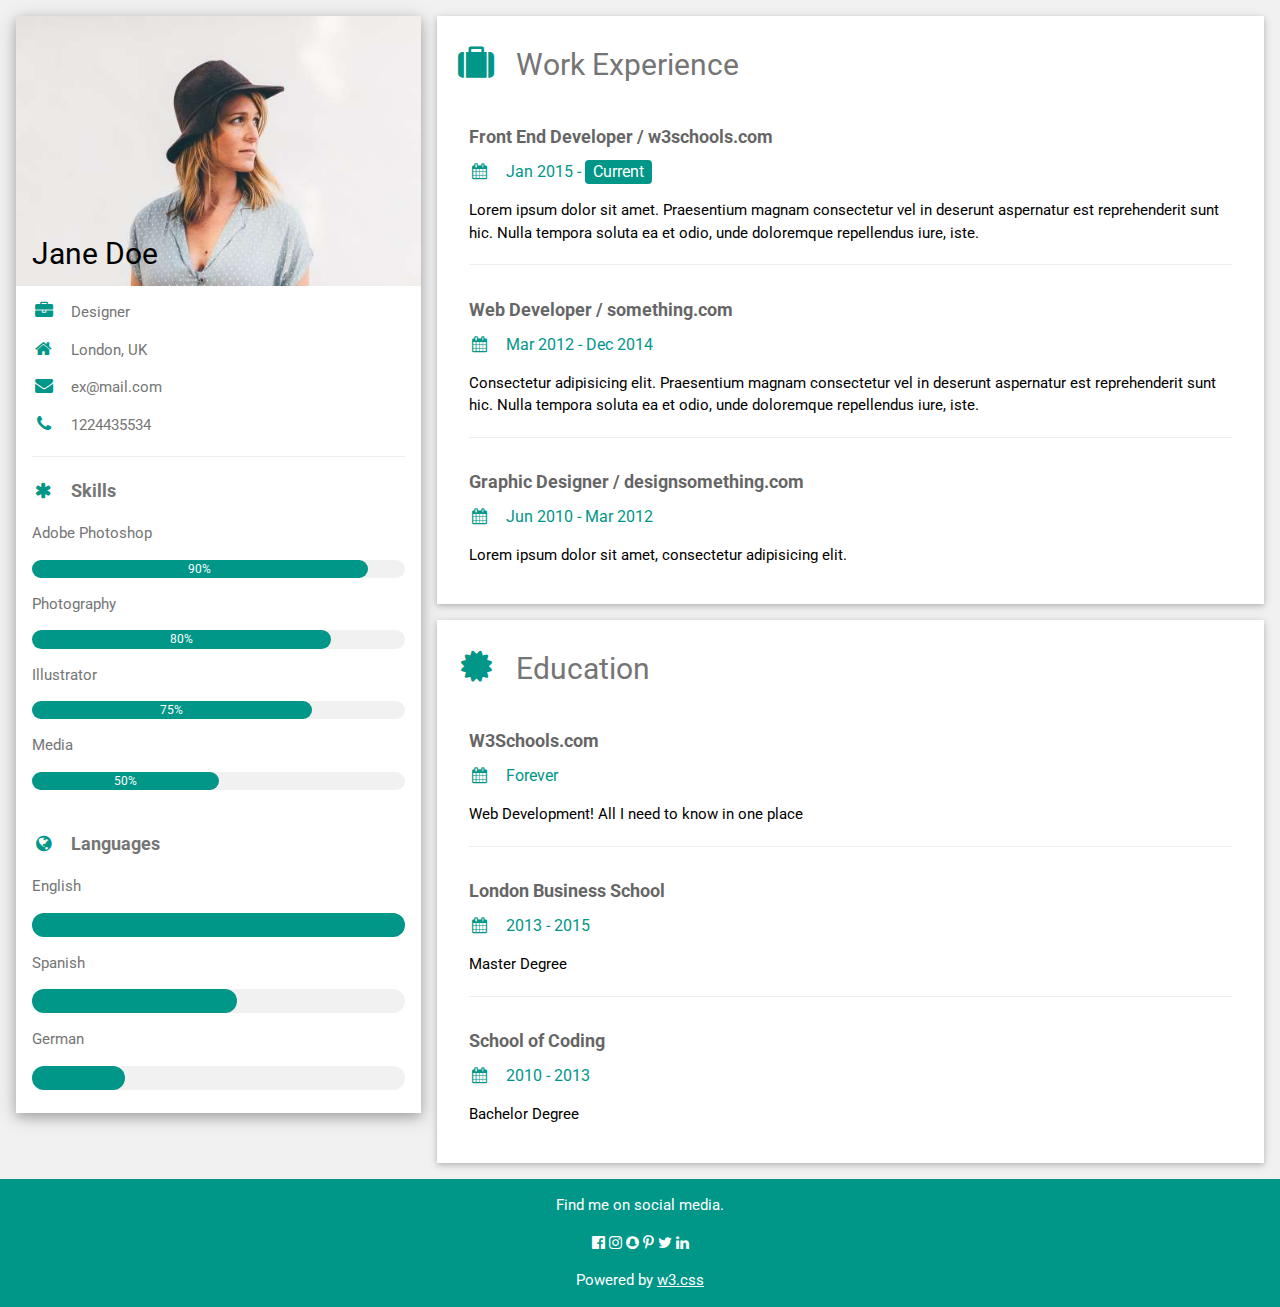
<file: haquang/index.html>
<!DOCTYPE html>
<html>
<title>W3.CSS Template</title>
<meta charset="UTF-8">
<meta name="viewport" content="width=device-width, initial-scale=1">
<link rel="stylesheet" href="index.css">
<link rel='stylesheet' href='https://fonts.googleapis.com/css?family=Roboto'>
<link rel="stylesheet" href="https://cdnjs.cloudflare.com/ajax/libs/font-awesome/4.7.0/css/font-awesome.min.css">
<style>
html,body,h1,h2,h3,h4,h5,h6 {font-family: "Roboto", sans-serif}
</style>
<body class="light-grey">

<!-- Page Container -->
<div class="content margin-top" style="max-width:1400px;">

  <!-- The Grid -->
  <div class="row-padding">
  
    <!-- Left Column -->
    <div class="third">
    
      <div class="white text-grey card-4">
        <div class="display-container">
          <img src="avatar_hat.jpg" style="width:100%" alt="Avatar">
          <div class="display-bottomleft container text-black">
            <h2>Jane Doe</h2>
          </div>
        </div>
        <div class="container">
          <p><i class="fa fa-briefcase fa-fw margin-right large text-teal"></i>Designer</p>
          <p><i class="fa fa-home fa-fw margin-right large text-teal"></i>London, UK</p>
          <p><i class="fa fa-envelope fa-fw margin-right large text-teal"></i>ex@mail.com</p>
          <p><i class="fa fa-phone fa-fw margin-right large text-teal"></i>1224435534</p>
          <hr>

          <p class="large"><b><i class="fa fa-asterisk fa-fw margin-right text-teal"></i>Skills</b></p>
          <p>Adobe Photoshop</p>
          <div class="light-grey round-xlarge small">
            <div class="container center round-xlarge teal" style="width:90%">90%</div>
          </div>
          <p>Photography</p>
          <div class="light-grey round-xlarge small">
            <div class="container center round-xlarge teal" style="width:80%">
              <div class="center text-white">80%</div>
            </div>
          </div>
          <p>Illustrator</p>
          <div class="light-grey round-xlarge small">
            <div class="container center round-xlarge teal" style="width:75%">75%</div>
          </div>
          <p>Media</p>
          <div class="light-grey round-xlarge small">
            <div class="container center round-xlarge teal" style="width:50%">50%</div>
          </div>
          <br>

          <p class="large text-theme"><b><i class="fa fa-globe fa-fw margin-right text-teal"></i>Languages</b></p>
          <p>English</p>
          <div class="light-grey round-xlarge">
            <div class="round-xlarge teal" style="height:24px;width:100%"></div>
          </div>
          <p>Spanish</p>
          <div class="light-grey round-xlarge">
            <div class="round-xlarge teal" style="height:24px;width:55%"></div>
          </div>
          <p>German</p>
          <div class="light-grey round-xlarge">
            <div class="round-xlarge teal" style="height:24px;width:25%"></div>
          </div>
          <br>
        </div>
      </div><br>

    <!-- End Left Column -->
    </div>

    <!-- Right Column -->
    <div class="twothird">
    
      <div class="container card white margin-bottom">
        <h2 class="text-grey padding-16"><i class="fa fa-suitcase fa-fw margin-right xxlarge text-teal"></i>Work Experience</h2>
        <div class="container">
          <h5 class="opacity"><b>Front End Developer / w3schools.com</b></h5>
          <h6 class="text-teal"><i class="fa fa-calendar fa-fw margin-right"></i>Jan 2015 - <span class="tag teal round">Current</span></h6>
          <p>Lorem ipsum dolor sit amet. Praesentium magnam consectetur vel in deserunt aspernatur est reprehenderit sunt hic. Nulla tempora soluta ea et odio, unde doloremque repellendus iure, iste.</p>
          <hr>
        </div>
        <div class="container">
          <h5 class="opacity"><b>Web Developer / something.com</b></h5>
          <h6 class="text-teal"><i class="fa fa-calendar fa-fw margin-right"></i>Mar 2012 - Dec 2014</h6>
          <p>Consectetur adipisicing elit. Praesentium magnam consectetur vel in deserunt aspernatur est reprehenderit sunt hic. Nulla tempora soluta ea et odio, unde doloremque repellendus iure, iste.</p>
          <hr>
        </div>
        <div class="container">
          <h5 class="opacity"><b>Graphic Designer / designsomething.com</b></h5>
          <h6 class="text-teal"><i class="fa fa-calendar fa-fw margin-right"></i>Jun 2010 - Mar 2012</h6>
          <p>Lorem ipsum dolor sit amet, consectetur adipisicing elit. </p><br>
        </div>
      </div>

      <div class="container card white">
        <h2 class="text-grey padding-16"><i class="fa fa-certificate fa-fw margin-right xxlarge text-teal"></i>Education</h2>
        <div class="container">
          <h5 class="opacity"><b>W3Schools.com</b></h5>
          <h6 class="text-teal"><i class="fa fa-calendar fa-fw margin-right"></i>Forever</h6>
          <p>Web Development! All I need to know in one place</p>
          <hr>
        </div>
        <div class="container">
          <h5 class="opacity"><b>London Business School</b></h5>
          <h6 class="text-teal"><i class="fa fa-calendar fa-fw margin-right"></i>2013 - 2015</h6>
          <p>Master Degree</p>
          <hr>
        </div>
        <div class="container">
          <h5 class="opacity"><b>School of Coding</b></h5>
          <h6 class="text-teal"><i class="fa fa-calendar fa-fw margin-right"></i>2010 - 2013</h6>
          <p>Bachelor Degree</p><br>
        </div>
      </div>

    <!-- End Right Column -->
    </div>
    
  <!-- End Grid -->
  </div>
  
  <!-- End Page Container -->
</div>

<footer class="container teal center margin-top">
  <p>Find me on social media.</p>
  <i class="fa fa-facebook-official hover-opacity"></i>
  <i class="fa fa-instagram hover-opacity"></i>
  <i class="fa fa-snapchat hover-opacity"></i>
  <i class="fa fa-pinterest-p hover-opacity"></i>
  <i class="fa fa-twitter hover-opacity"></i>
  <i class="fa fa-linkedin hover-opacity"></i>
  <p>Powered by <a href="https://www.w3schools.com/w3css/default.asp" target="_blank">w3.css</a></p>
</footer>

</body>
</html>
</file>
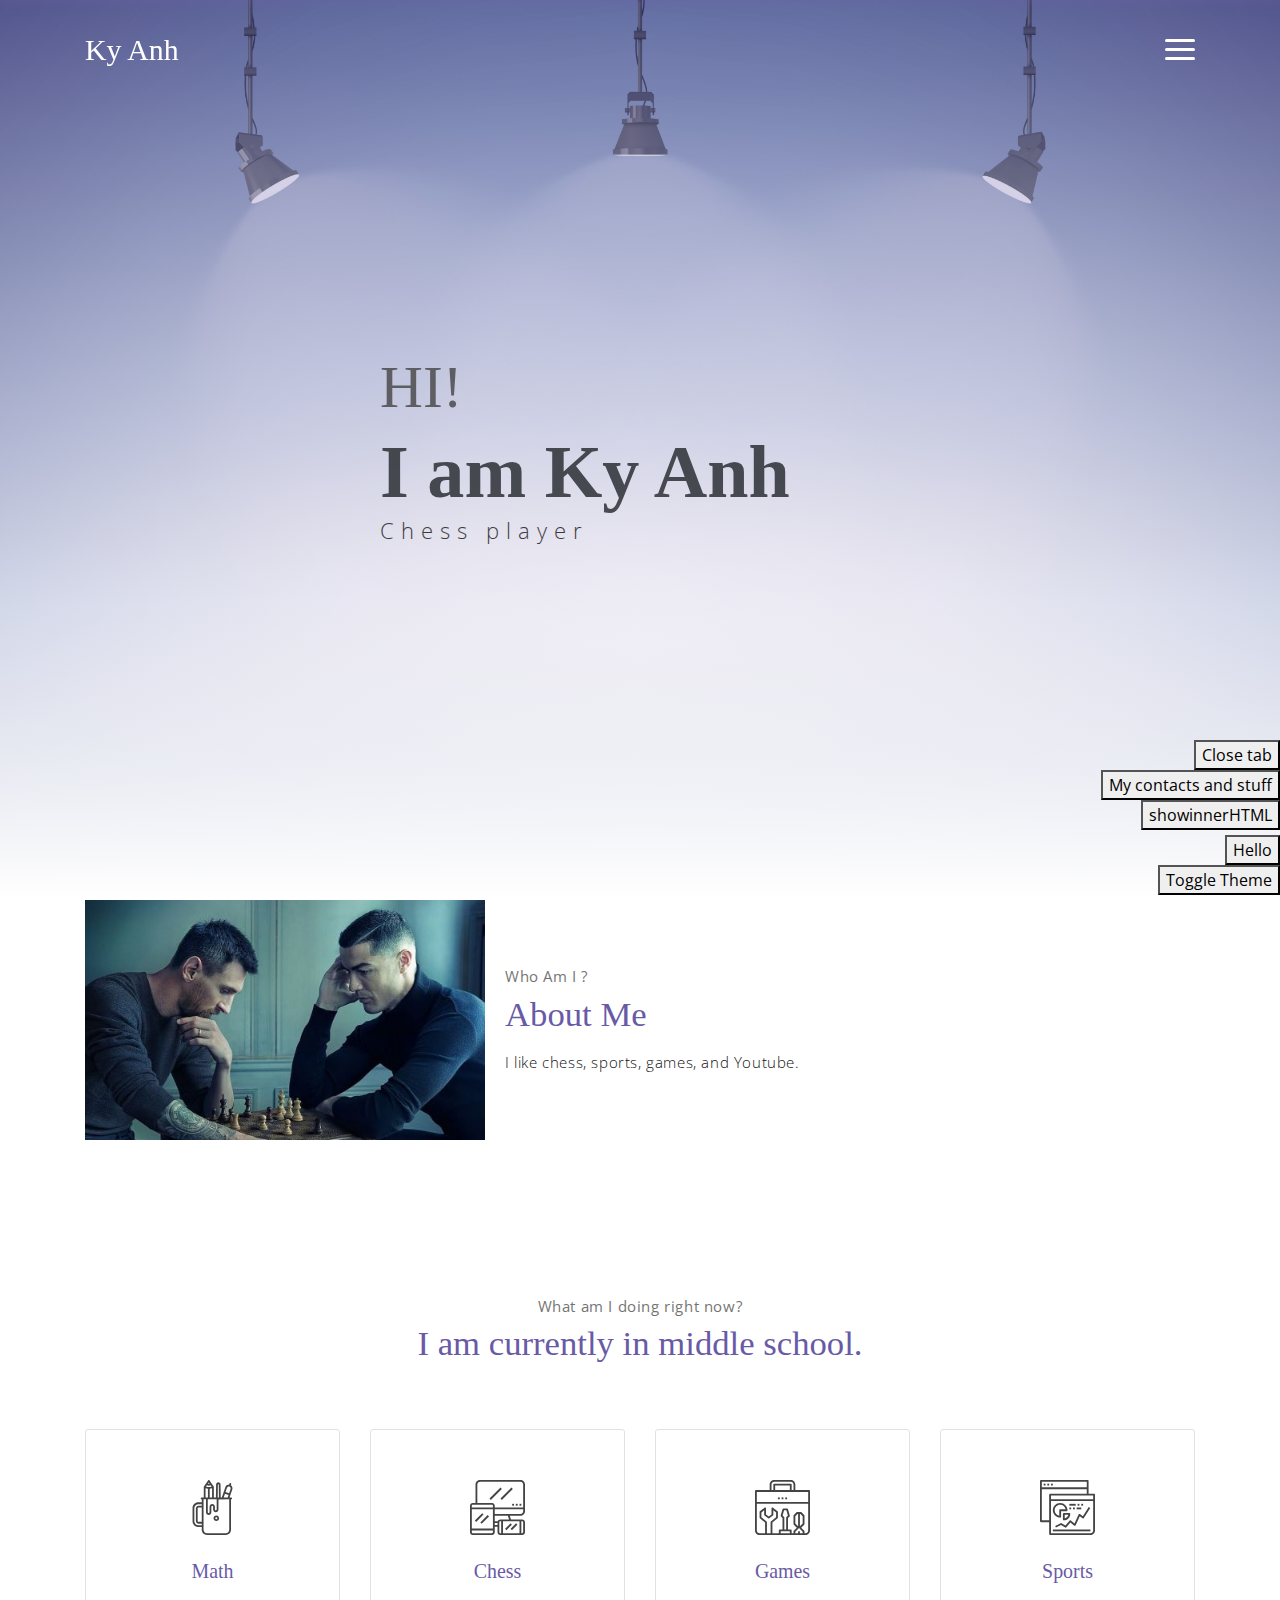
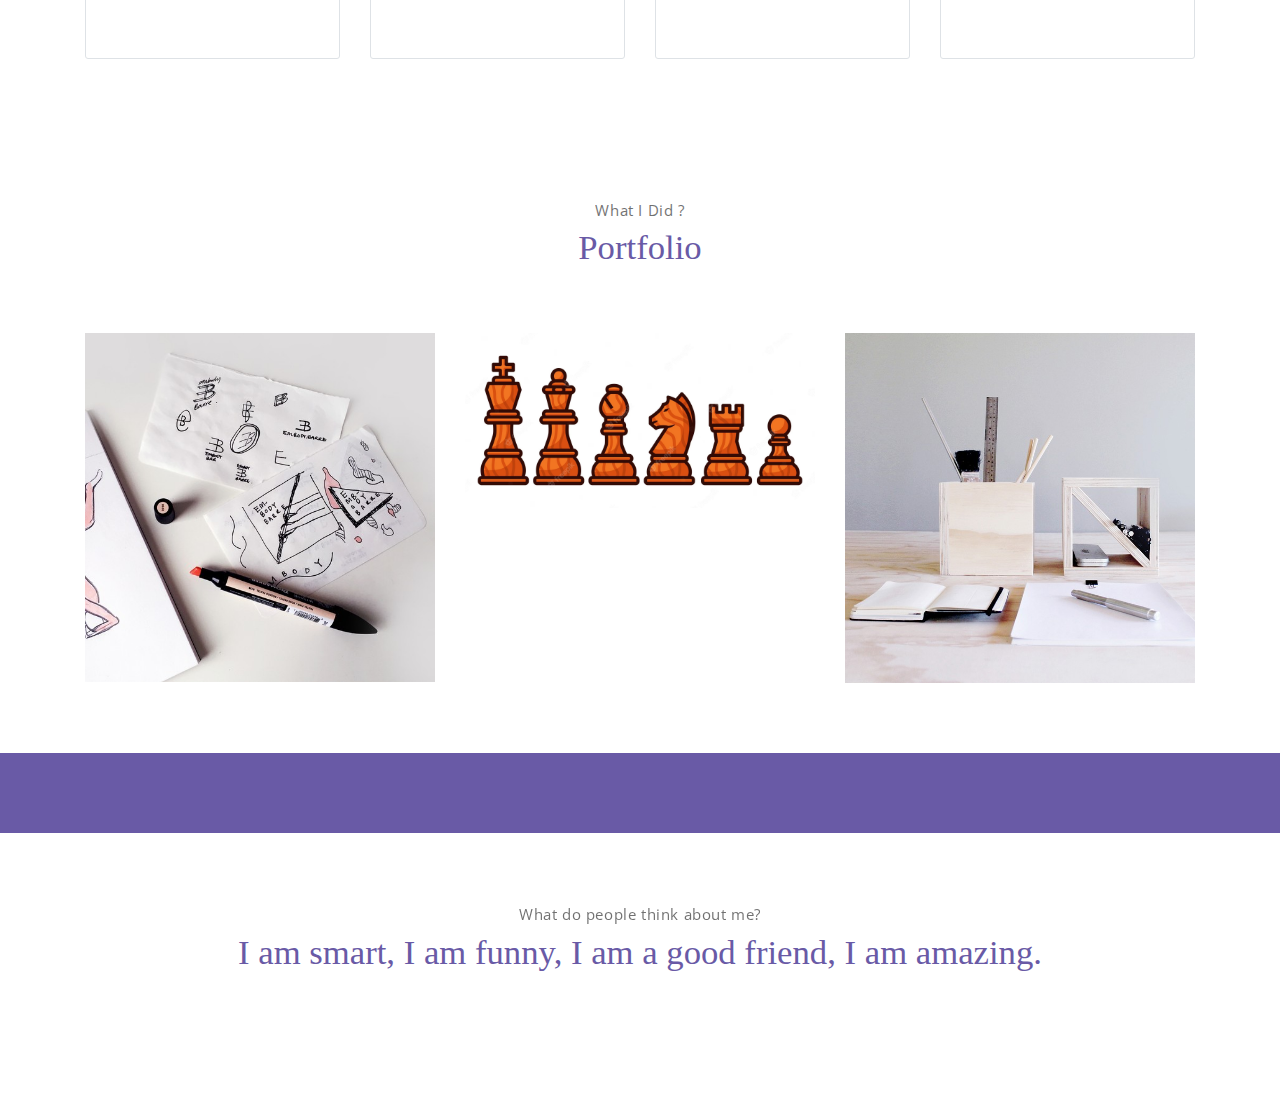
<file: kyanh2/index.html>
<!DOCTYPE html>
<html lang="en">
<head>
	<meta charset="utf-8">
    <meta name="viewport" content="width=device-width, initial-scale=1, shrink-to-fit=no">
    <meta name="description" content="Start your development with Meyawo landing page.">
    <meta name="author" content="Devcrud">
    <title>Ky Anh Portfolio</title>
    <!-- font icons -->
    <link rel="stylesheet" href="assets/vendors/themify-icons/css/themify-icons.css">
    <!-- Bootstrap + Meyawo main styles -->
	<link rel="stylesheet" href="assets/css/meyawo.css">
</head>
<body data-spy="scroll" data-target=".navbar" data-offset="40" id="home">
    <!-- Page Navbar -->
    <nav class="custom-navbar" data-spy="affix" data-offset-top="20">
        <div class="container">
            <a class="logo" href="#">Ky Anh</a>         
            <ul class="nav">
                <li class="item">
                    <a class="link" href="#home">Home</a>
                </li>
                <li class="item">
                    <a class="link" href="#about">About</a>
                </li>
                <li class="item">
                    <a class="link" href="#portfolio">Portfolio</a>
                </li>
                <li class="item">
                    <a class="link" href="#testmonial">Testmonial</a>
                </li>
                <li class="item">
                    <a class="link" href="#blog">Blog</a>
                </li>
                <li class="item">
                    <a class="link" href="#contact">Contact</a>
                </li>
                <li class="item ml-md-3">
                    <a href="components.html" class="btn btn-primary">Components</a>
                </li>
            </ul>
            <a href="javascript:void(0)" id="nav-toggle" class="hamburger hamburger--elastic">
                <div class="hamburger-box">
                  <div class="hamburger-inner"></div>
                </div>
            </a>
        </div>          
    </nav><!-- End of Page Navbar -->

    <!-- page header -->
    <header id="home" class="header">
        <div class="overlay"></div>
        <div class="header-content container">
            <h1 class="header-title">
                <span class="up">HI!</span>
                <span class="down">I am Ky Anh</span>
            </h1>
            <p class="header-subtitle">Chess player</p>            


        </div>              
    </header><!-- end of page header -->

    <!-- about section -->
    <section class="section pt-0" id="about">
        <!-- container -->
        <div class="container text-center">
            <!-- about wrapper -->
            <div class="about">
                <div class="about-img-holder">
                    <img src="assets/imgs/ronaldo-messi-jpeg-1668938158-2989-1668938162.jpg" class="about-img" alt="Download free bootstrap 4 landing page, free boootstrap 4 templates, Download free bootstrap 4.1 landing page, free boootstrap 4.1.1 templates, meyawo Landing page">
                </div>
                <div class="about-caption">
                    <p class="section-subtitle">Who Am I ?</p>
                    <h2 class="section-title mb-3">About Me</h2>
                    <p>
                        I like chess, sports, games, and Youtube.
                    </p>
         
                </div>              
            </div><!-- end of about wrapper -->
        </div><!-- end of container -->
    </section> <!-- end of about section -->

    <!-- service section -->
    <section class="section" id="service">
        <div class="container text-center">
            <p class="section-subtitle">What am I doing right now?</p>
            <h6 class="section-title mb-6">I am currently in middle school. </h6>
            <!-- row -->
            <div class="row">
                <div class="col-md-6 col-lg-3">
                    <div class="service-card">
                        <div class="body">
                            <img src="assets/imgs/pencil-case.svg" alt="Download free bootstrap 4 landing page, free boootstrap 4 templates, Download free bootstrap 4.1 landing page, free boootstrap 4.1.1 templates, meyawo Landing page" class="icon">
                            <h6 class="title">Math</h6>
                            <p class="subtitle">I like algebra more than geometry.</p>
                        </div>
                    </div>
                </div>
                <div class="col-md-6 col-lg-3">
                    <div class="service-card">
                        <div class="body">
                            <img src="assets/imgs/responsive.svg" alt="Download free bootstrap 4 landing page, free boootstrap 4 templates, Download free bootstrap 4.1 landing page, free boootstrap 4.1.1 templates, meyawo Landing page" class="icon">
                            <h6 class="title">Chess</h6>
                            <p class="subtitle">I am trying to improve in positional play. </p>
                        </div>
                    </div>
                </div>
                <div class="col-md-6 col-lg-3">
                    <div class="service-card">
                        <div class="body">
                            <img src="assets/imgs/toolbox.svg" alt="Download free bootstrap 4 landing page, free boootstrap 4 templates, Download free bootstrap 4.1 landing page, free boootstrap 4.1.1 templates, meyawo Landing page" class="icon">
                            <h6 class="title">Games</h6>
                            <p class="subtitle">I currently play a few games including Valorant. </p>
                        </div>
                    </div>
                </div>
                <div class="col-md-6 col-lg-3">
                    <div class="service-card">
                        <div class="body">
                            <img src="assets/imgs/analytics.svg" alt="Download free bootstrap 4 landing page, free boootstrap 4 templates, Download free bootstrap 4.1 landing page, free boootstrap 4.1.1 templates, meyawo Landing page" class="icon">
                            <h6 class="title">Sports</h6>
                            <p class="subtitle">I play football the most. Then basketball, then other sports. </p>
                        </div>
                    </div>
                </div>
            </div><!-- end of row -->
        </div>
    </section><!-- end of service section -->

    <!-- portfolio section -->
    <section class="section" id="portfolio">
        <div class="container text-center">
            <p class="section-subtitle">What I Did ?</p>
            <h6 class="section-title mb-6">Portfolio</h6>
            <!-- row -->
            <div class="row">
                <div class="col-md-4">
                    <a href="#" class="portfolio-card">
                        <img src="assets/imgs/folio-1.jpg" class="portfolio-card-img" alt="Download free bootstrap 4 landing page, free boootstrap 4 templates, Download free bootstrap 4.1 landing page, free boootstrap 4.1.1 templates, meyawo Landing page">    
                        <span class="portfolio-card-overlay">
                            <span class="portfolio-card-caption">
                                <h4>Math</h5>
                                <p class="font-weight-normal">Math is hard</p>
                            </span>                         
                        </span>                     
                    </a>
                </div>
                <div class="col-md-4">
                    <a href="#" class="portfolio-card">
                        <img class="portfolio-card-img" src="assets/imgs/wooden-chess-cartoon-vector-illustration_345007-219.avif" class="img-responsive rounded" >
                        <span class="portfolio-card-overlay">
                            <span class="portfolio-card-caption">
                                <h4>Chess</h5>
                                <p class="font-weight-normal">I like chess</p>
                            </span>                         
                        </span>                         
                    </a>
                </div>
                <div class="col-md-4">
                    <a href="#" class="portfolio-card">
                        <img class="portfolio-card-img" src="assets/imgs/folio-3.jpg" class="img-responsive rounded" alt="Download free bootstrap 4 landing page, free boootstrap 4 templates, Download free bootstrap 4.1 landing page, free boootstrap 4.1.1 templates, meyawo Landing page">    
                        <span class="portfolio-card-overlay">
                            <span class="portfolio-card-caption">
                                <h4>Schoolwork</h5>
                                <p class="font-weight-normal">I don't study much.</p>
                            </span>                         
                        </span>                     
                    </a>
                </div>
            </div><!-- end of row -->
        </div><!-- end of container -->
    </section> <!-- end of portfolio section -->
    <!-- section -->
    <section class="section-sm bg-primary">
        <!-- container -->
        <div class="container text-center text-sm-left">
            <!-- row -->
            <div class="row align-items-center">
                <div class="col-sm offset-md-1 mb-4 mb-md-0">
    
                </div>
                <div class="col-sm offset-sm-2 offset-md-3">
                
       
                </div>
            </div> <!-- end of row -->
        </div> <!-- end of container -->
    </section><!-- end of section -->
    <!-- testimonial section -->
    <div id="test"></div>
    <button id="btn4">showinnerHTML</button>
    <section class="section" id="testmonial">
        <div class="container text-center">
            <p class="section-subtitle">What do people think about me?</p>
            <h6 class="section-title mb-6">I am smart, I am funny, I am a good friend, I am amazing.</h6>
        </div> <!-- end of page footer -->
    </section>
	<!-- core  -->
    <script src="assets/vendors/jquery/jquery-3.4.1.js"></script>
    <script src="assets/vendors/bootstrap/bootstrap.bundle.js"></script>

    <!-- bootstrap 3 affix -->
	<script src="assets/vendors/bootstrap/bootstrap.affix.js"></script>

    <!-- Meyawo js -->
    <script src="assets/js/meyawo.js"></script>
    <script src="assets/js/index.js"> </script>
</body>
</html>
</file>
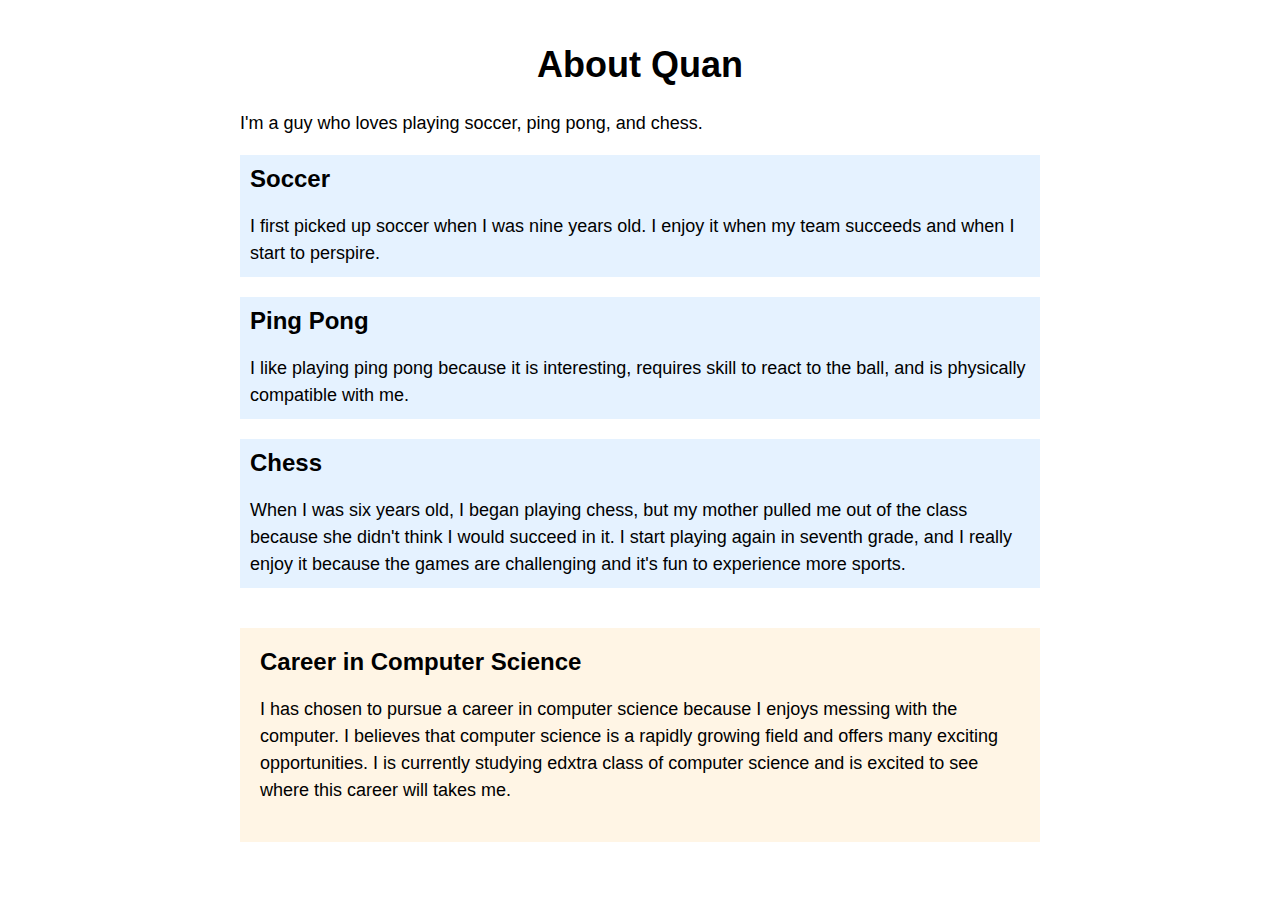
<file: quan/index.html>
<!DOCTYPE html>
<html>
  <head>
    <title>My Hobbies and Career</title>
    <style>
      body {
        font-family: Arial, sans-serif;
        max-width: 800px;
        margin: 0 auto;
        padding: 20px;
      }
      h1 {
        text-align: center;
        font-size: 36px;
      }
      p {
        line-height: 1.5;
        font-size: 18px;
      }
      ul {
        list-style: disc;
        margin-left: 40px;
        font-size: 18px;
      }
      .hobby {
        background-color: #e5f2ff;
        padding: 10px;
        margin-bottom: 20px;
      }
      .hobby h2 {
        margin-top: 0;
        font-size: 24px;
      }
      .hobby p {
        margin-bottom: 0;
      }
      #career {
        background-color: #fff5e5;
        padding: 20px;
        margin-top: 40px;
      }
      #career h2 {
        margin-top: 0;
        font-size: 24px;
      }
    </style>
  </head>
  <body>
    <h1>About Quan</h1>
    <p>I'm a guy who loves playing soccer, ping pong, and chess.</p>

    <div class="hobby">
      <h2>Soccer</h2>
      <p>I first picked up soccer when I was nine years old. I enjoy it when my team succeeds and when I start to perspire.</p>
    </div>

    <div class="hobby">
      <h2>Ping Pong</h2>
      <p>I like playing ping pong because it is interesting, requires skill to react to the ball, and is physically compatible with me.</p>
    </div>

    <div class="hobby">
      <h2>Chess</h2>
      <p>When I was six years old, I began playing chess, but my mother pulled me out of the class because she didn't think I would succeed in it. I start playing again in seventh grade, and I really enjoy it because the games are challenging and it's fun to experience more sports.</p>
    </div>

    <div id="career">
      <h2>Career in Computer Science</h2>
      <p>I has chosen to pursue a career in computer science because I enjoys messing with the computer. I believes that computer science is a rapidly growing field and offers many exciting opportunities. I is currently studying edxtra class of computer science and is excited to see where this career will takes me.</p>
    </div>

  </body>
</html>
</file>
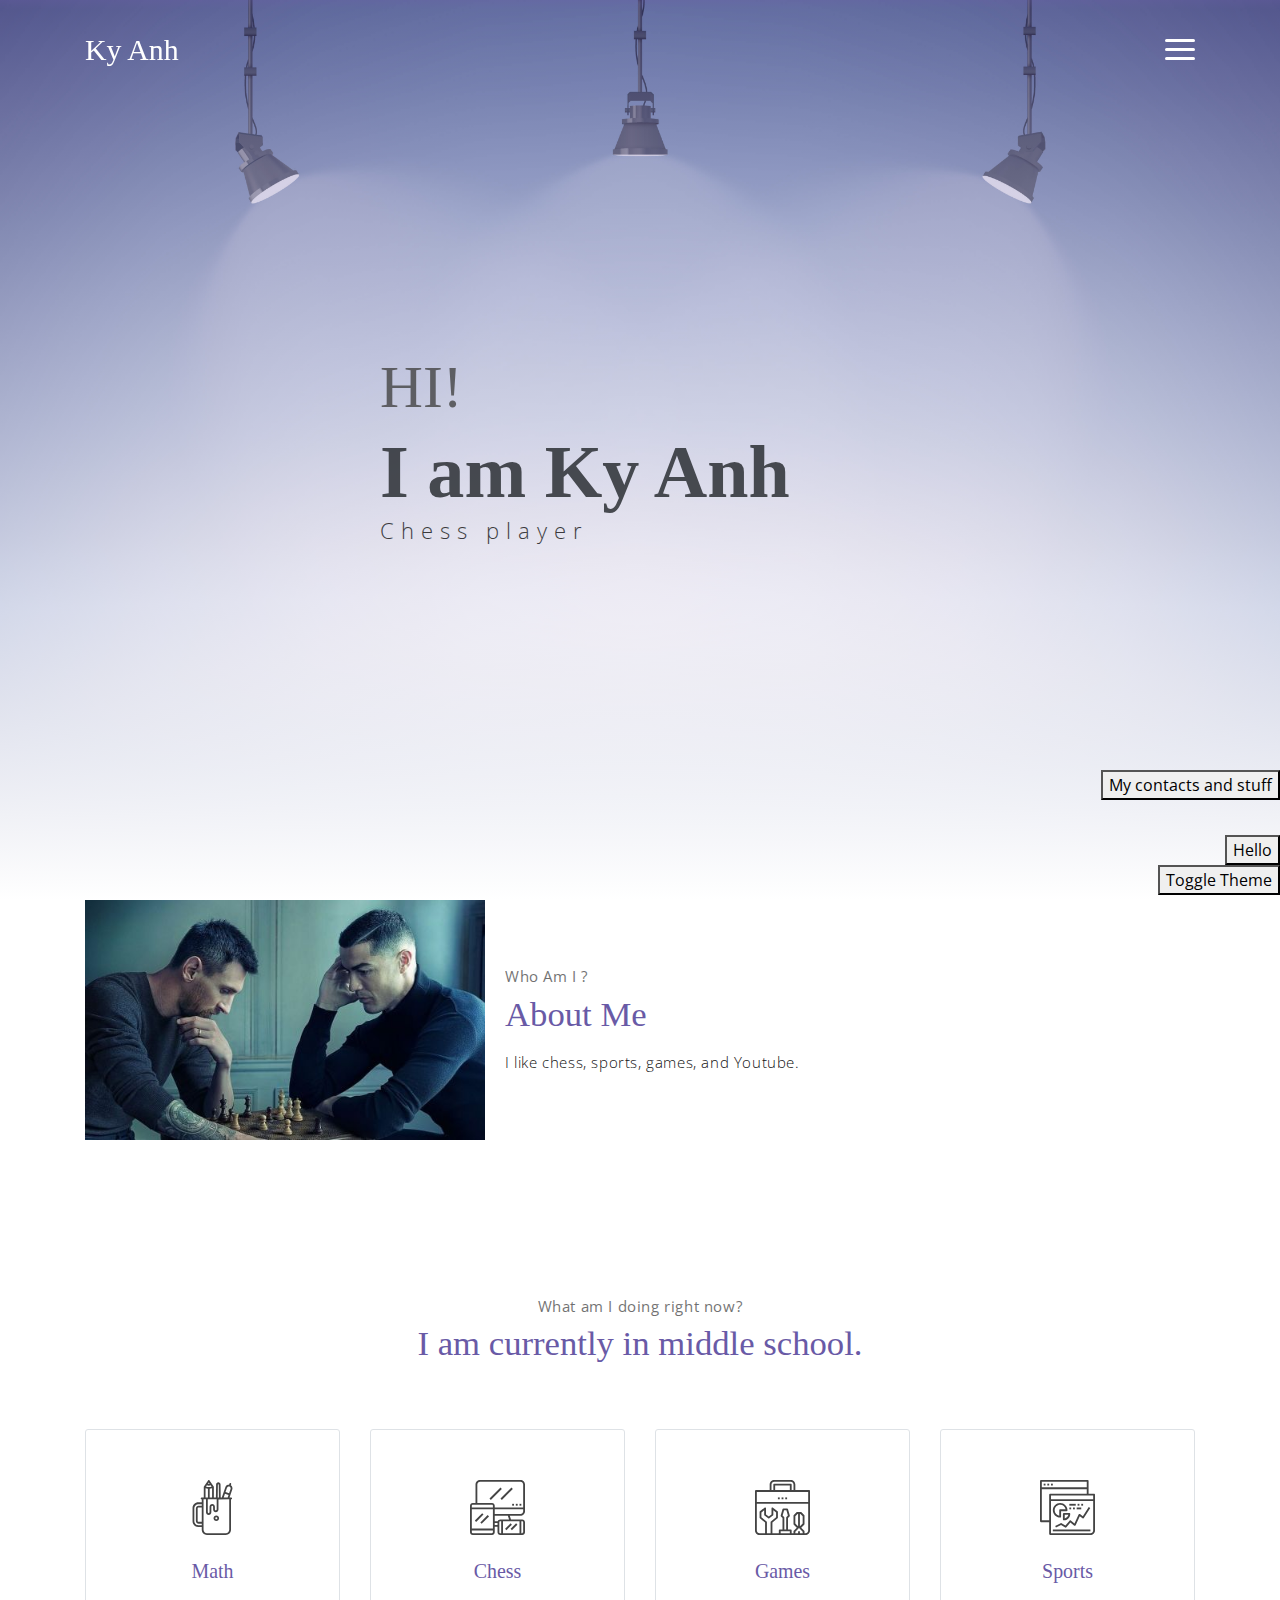
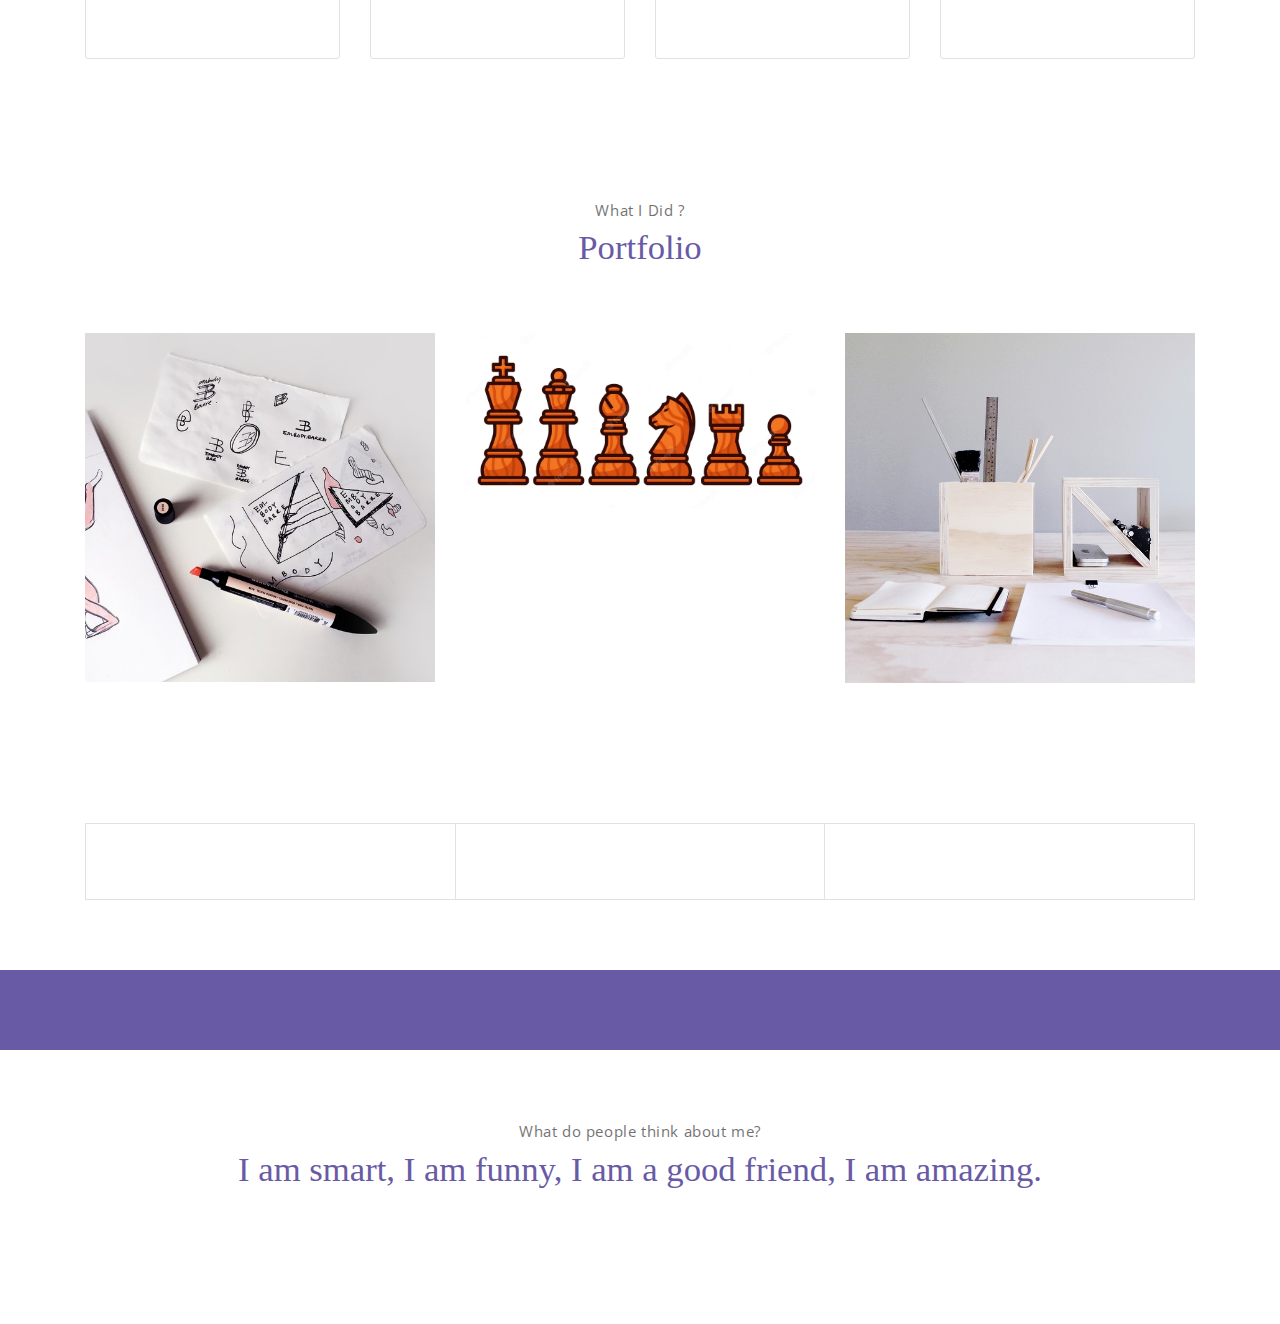
<file: kyanh/meyawo/public_html/index.html>
<!DOCTYPE html>
<html lang="en">
<head>
	<meta charset="utf-8">
    <meta name="viewport" content="width=device-width, initial-scale=1, shrink-to-fit=no">
    <meta name="description" content="Start your development with Meyawo landing page.">
    <meta name="author" content="Devcrud">
    <title>Ky Anh Portfolio</title>
    <!-- font icons -->
    <link rel="stylesheet" href="assets/vendors/themify-icons/css/themify-icons.css">
    <!-- Bootstrap + Meyawo main styles -->
	<link rel="stylesheet" href="assets/css/meyawo.css">
</head>
<body data-spy="scroll" data-target=".navbar" data-offset="40" id="home">

    <!-- Page Navbar -->
    <nav class="custom-navbar" data-spy="affix" data-offset-top="20">
        <div class="container">
            <a class="logo" href="#">Ky Anh</a>         
            <ul class="nav">
                <li class="item">
                    <a class="link" href="#home">Home</a>
                </li>
                <li class="item">
                    <a class="link" href="#about">About</a>
                </li>
                <li class="item">
                    <a class="link" href="#portfolio">Portfolio</a>
                </li>
                <li class="item">
                    <a class="link" href="#testmonial">Testmonial</a>
                </li>
                <li class="item">
                    <a class="link" href="#blog">Blog</a>
                </li>
                <li class="item">
                    <a class="link" href="#contact">Contact</a>
                </li>
                <li class="item ml-md-3">
                    <a href="components.html" class="btn btn-primary">Components</a>
                </li>
            </ul>
            <a href="javascript:void(0)" id="nav-toggle" class="hamburger hamburger--elastic">
                <div class="hamburger-box">
                  <div class="hamburger-inner"></div>
                </div>
            </a>
        </div>          
    </nav><!-- End of Page Navbar -->

    <!-- page header -->
    <header id="home" class="header">
        <div class="overlay"></div>
        <div class="header-content container">
            <h1 class="header-title">
                <span class="up">HI!</span>
                <span class="down">I am Ky Anh</span>
            </h1>
            <p class="header-subtitle">Chess player</p>            


        </div>              
    </header><!-- end of page header -->

    <!-- about section -->
    <section class="section pt-0" id="about">
        <!-- container -->
        <div class="container text-center">
            <!-- about wrapper -->
            <div class="about">
                <div class="about-img-holder">
                    <img src="assets/imgs/ronaldo-messi-jpeg-1668938158-2989-1668938162.jpg" class="about-img" alt="Download free bootstrap 4 landing page, free boootstrap 4 templates, Download free bootstrap 4.1 landing page, free boootstrap 4.1.1 templates, meyawo Landing page">
                </div>
                <div class="about-caption">
                    <p class="section-subtitle">Who Am I ?</p>
                    <h2 class="section-title mb-3">About Me</h2>
                    <p>
                        I like chess, sports, games, and Youtube.
                    </p>
         
                </div>              
            </div><!-- end of about wrapper -->
        </div><!-- end of container -->
    </section> <!-- end of about section -->

    <!-- service section -->
    <section class="section" id="service">
        <div class="container text-center">
            <p class="section-subtitle">What am I doing right now?</p>
            <h6 class="section-title mb-6">I am currently in middle school. </h6>
            <!-- row -->
            <div class="row">
                <div class="col-md-6 col-lg-3">
                    <div class="service-card">
                        <div class="body">
                            <img src="assets/imgs/pencil-case.svg" alt="Download free bootstrap 4 landing page, free boootstrap 4 templates, Download free bootstrap 4.1 landing page, free boootstrap 4.1.1 templates, meyawo Landing page" class="icon">
                            <h6 class="title">Math</h6>
                            <p class="subtitle">I like algebra more than geometry.</p>
                        </div>
                    </div>
                </div>
                <div class="col-md-6 col-lg-3">
                    <div class="service-card">
                        <div class="body">
                            <img src="assets/imgs/responsive.svg" alt="Download free bootstrap 4 landing page, free boootstrap 4 templates, Download free bootstrap 4.1 landing page, free boootstrap 4.1.1 templates, meyawo Landing page" class="icon">
                            <h6 class="title">Chess</h6>
                            <p class="subtitle">I am trying to improve in positional play. </p>
                        </div>
                    </div>
                </div>
                <div class="col-md-6 col-lg-3">
                    <div class="service-card">
                        <div class="body">
                            <img src="assets/imgs/toolbox.svg" alt="Download free bootstrap 4 landing page, free boootstrap 4 templates, Download free bootstrap 4.1 landing page, free boootstrap 4.1.1 templates, meyawo Landing page" class="icon">
                            <h6 class="title">Games</h6>
                            <p class="subtitle">I currently play a few games including Valorant. </p>
                        </div>
                    </div>
                </div>
                <div class="col-md-6 col-lg-3">
                    <div class="service-card">
                        <div class="body">
                            <img src="assets/imgs/analytics.svg" alt="Download free bootstrap 4 landing page, free boootstrap 4 templates, Download free bootstrap 4.1 landing page, free boootstrap 4.1.1 templates, meyawo Landing page" class="icon">
                            <h6 class="title">Sports</h6>
                            <p class="subtitle">I play football the most. Then basketball, then other sports. </p>
                        </div>
                    </div>
                </div>
            </div><!-- end of row -->
        </div>
    </section><!-- end of service section -->

    <!-- portfolio section -->
    <section class="section" id="portfolio">
        <div class="container text-center">
            <p class="section-subtitle">What I Did ?</p>
            <h6 class="section-title mb-6">Portfolio</h6>
            <!-- row -->
            <div class="row">
                <div class="col-md-4">
                    <a href="#" class="portfolio-card">
                        <img src="assets/imgs/folio-1.jpg" class="portfolio-card-img" alt="Download free bootstrap 4 landing page, free boootstrap 4 templates, Download free bootstrap 4.1 landing page, free boootstrap 4.1.1 templates, meyawo Landing page">    
                        <span class="portfolio-card-overlay">
                            <span class="portfolio-card-caption">
                                <h4>Math</h5>
                                <p class="font-weight-normal">Math is hard</p>
                            </span>                         
                        </span>                     
                    </a>
                </div>
                <div class="col-md-4">
                    <a href="#" class="portfolio-card">
                        <img class="portfolio-card-img" src="assets/imgs/wooden-chess-cartoon-vector-illustration_345007-219.avif" class="img-responsive rounded" >
                        <span class="portfolio-card-overlay">
                            <span class="portfolio-card-caption">
                                <h4>Chess</h5>
                                <p class="font-weight-normal">I like chess</p>
                            </span>                         
                        </span>                         
                    </a>
                </div>
                <div class="col-md-4">
                    <a href="#" class="portfolio-card">
                        <img class="portfolio-card-img" src="assets/imgs/folio-3.jpg" class="img-responsive rounded" alt="Download free bootstrap 4 landing page, free boootstrap 4 templates, Download free bootstrap 4.1 landing page, free boootstrap 4.1.1 templates, meyawo Landing page">    
                        <span class="portfolio-card-overlay">
                            <span class="portfolio-card-caption">
                                <h4>Schoolwork</h5>
                                <p class="font-weight-normal">I don't study much.</p>
                            </span>                         
                        </span>                     
                    </a>
                </div>
            </div><!-- end of row -->
        </div><!-- end of container -->
    </section> <!-- end of portfolio section -->

    <!-- pricing section -->
    <section class="section" id="pricing">
        <div class="container text-center">
 
            <!-- row -->
            <div class="pricing-wrapper">
                <div class="pricing-card">
                    <div class="pricing-card-header">
              
                    </div>

                </div>
                <div class="pricing-card">
                    <div class="pricing-card-header">
                     
                    </div>
                    <div class="pricing-card-body">
                     
                    </div>
                    <div class="pricing-card-footer">
             
                    </div>
           
                </div>
                <div class="pricing-card">
                    <div class="pricing-card-header">
                      
     
                    </div>
                    <div class="pricing-card-footer">
        
                    </div>
        
                </div>

            </div><!-- end of pricing wrapper -->
        </div> <!-- end of container -->
    </section><!-- end of pricing section -->

    <!-- section -->
    <section class="section-sm bg-primary">
        <!-- container -->
        <div class="container text-center text-sm-left">
            <!-- row -->
            <div class="row align-items-center">
                <div class="col-sm offset-md-1 mb-4 mb-md-0">
    
                </div>
                <div class="col-sm offset-sm-2 offset-md-3">
       
                </div>
            </div> <!-- end of row -->
        </div> <!-- end of container -->
    </section> <!-- end of section -->

    <!-- testimonial section -->
    <section class="section" id="testmonial">
        <div class="container text-center">
            <p class="section-subtitle">What do people think about me?</p>
            <h6 class="section-title mb-6">I am smart, I am funny, I am a good friend, I am amazing.</h6>


        </footer>
    </div> <!-- end of page footer -->
	
	<!-- core  -->
    <script src="assets/vendors/jquery/jquery-3.4.1.js"></script>
    <script src="assets/vendors/bootstrap/bootstrap.bundle.js"></script>

    <!-- bootstrap 3 affix -->
	<script src="assets/vendors/bootstrap/bootstrap.affix.js"></script>

    <!-- Meyawo js -->
    <script src="assets/js/meyawo.js"></script>
    <script src="assets/js/index.js"> </script>



</body>
</html>
</file>
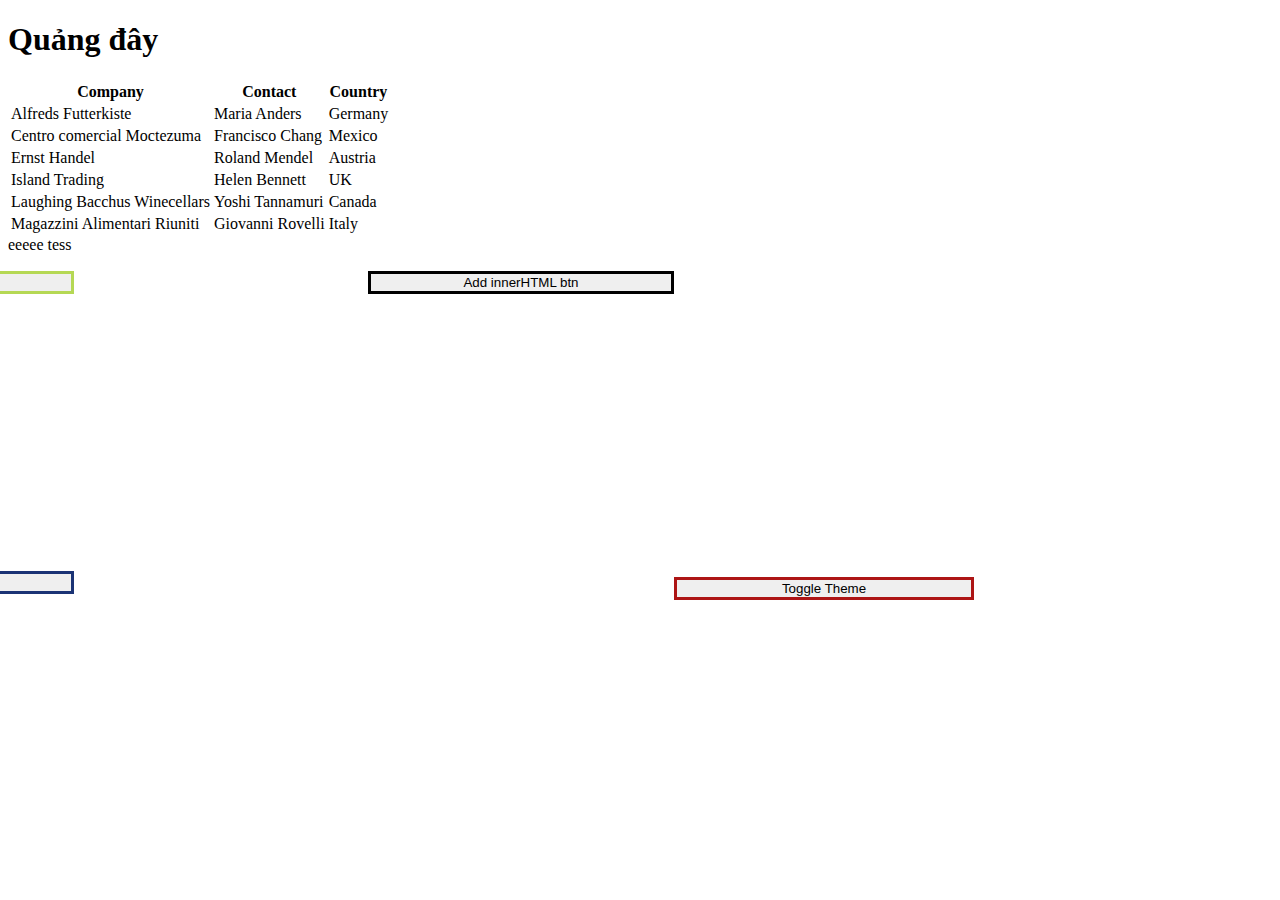
<file: example.html>
<!DOCTYPE html>
<html>
    
    <head>
        <link rel="stylesheet" href = "example.css">
        <script src="example.js"></script>
        <title> Example</title>
    </head>
    <body>
        <h1>Quảng đây</h1>
        <div id="test"></div>
        <div class="my-table">
          <table>
            <tr>
              <th>Company</th>
              <th>Contact</th>
              <th>Country</th>
            </tr>
            <tr>
              <td>Alfreds Futterkiste</td>
              <td>Maria Anders</td>
              <td>Germany</td>
            </tr>
            <tr>
              <td>Centro comercial Moctezuma</td>
              <td>Francisco Chang</td>
              <td>Mexico</td>
            </tr>
            <tr>
              <td>Ernst Handel</td>
              <td>Roland Mendel</td>
              <td>Austria</td>
            </tr>
            <tr>
              <td>Island Trading</td>
              <td>Helen Bennett</td>
              <td>UK</td>
            </tr>
            <tr>
              <td>Laughing Bacchus Winecellars</td>
              <td>Yoshi Tannamuri</td>
              <td>Canada</td>
            </tr>
            <tr>
              <td>Magazzini Alimentari Riuniti</td>
              <td>Giovanni Rovelli</td>
              <td>Italy</td>
            </tr>
          </table>
        </div>
        <button id="theme-toggle-btn">Toggle Theme</button>
        <button id="arlarm-btn">Alarm button</button>
        <button id="add-innerHTML-btn">Add innerHTML btn</button>
        <button class="table-toggle-btn">Table Toggle btn</button>
        <button id="close-btn">Close btn</button>
    </body> 
</html>
eeeee
tess
</file>
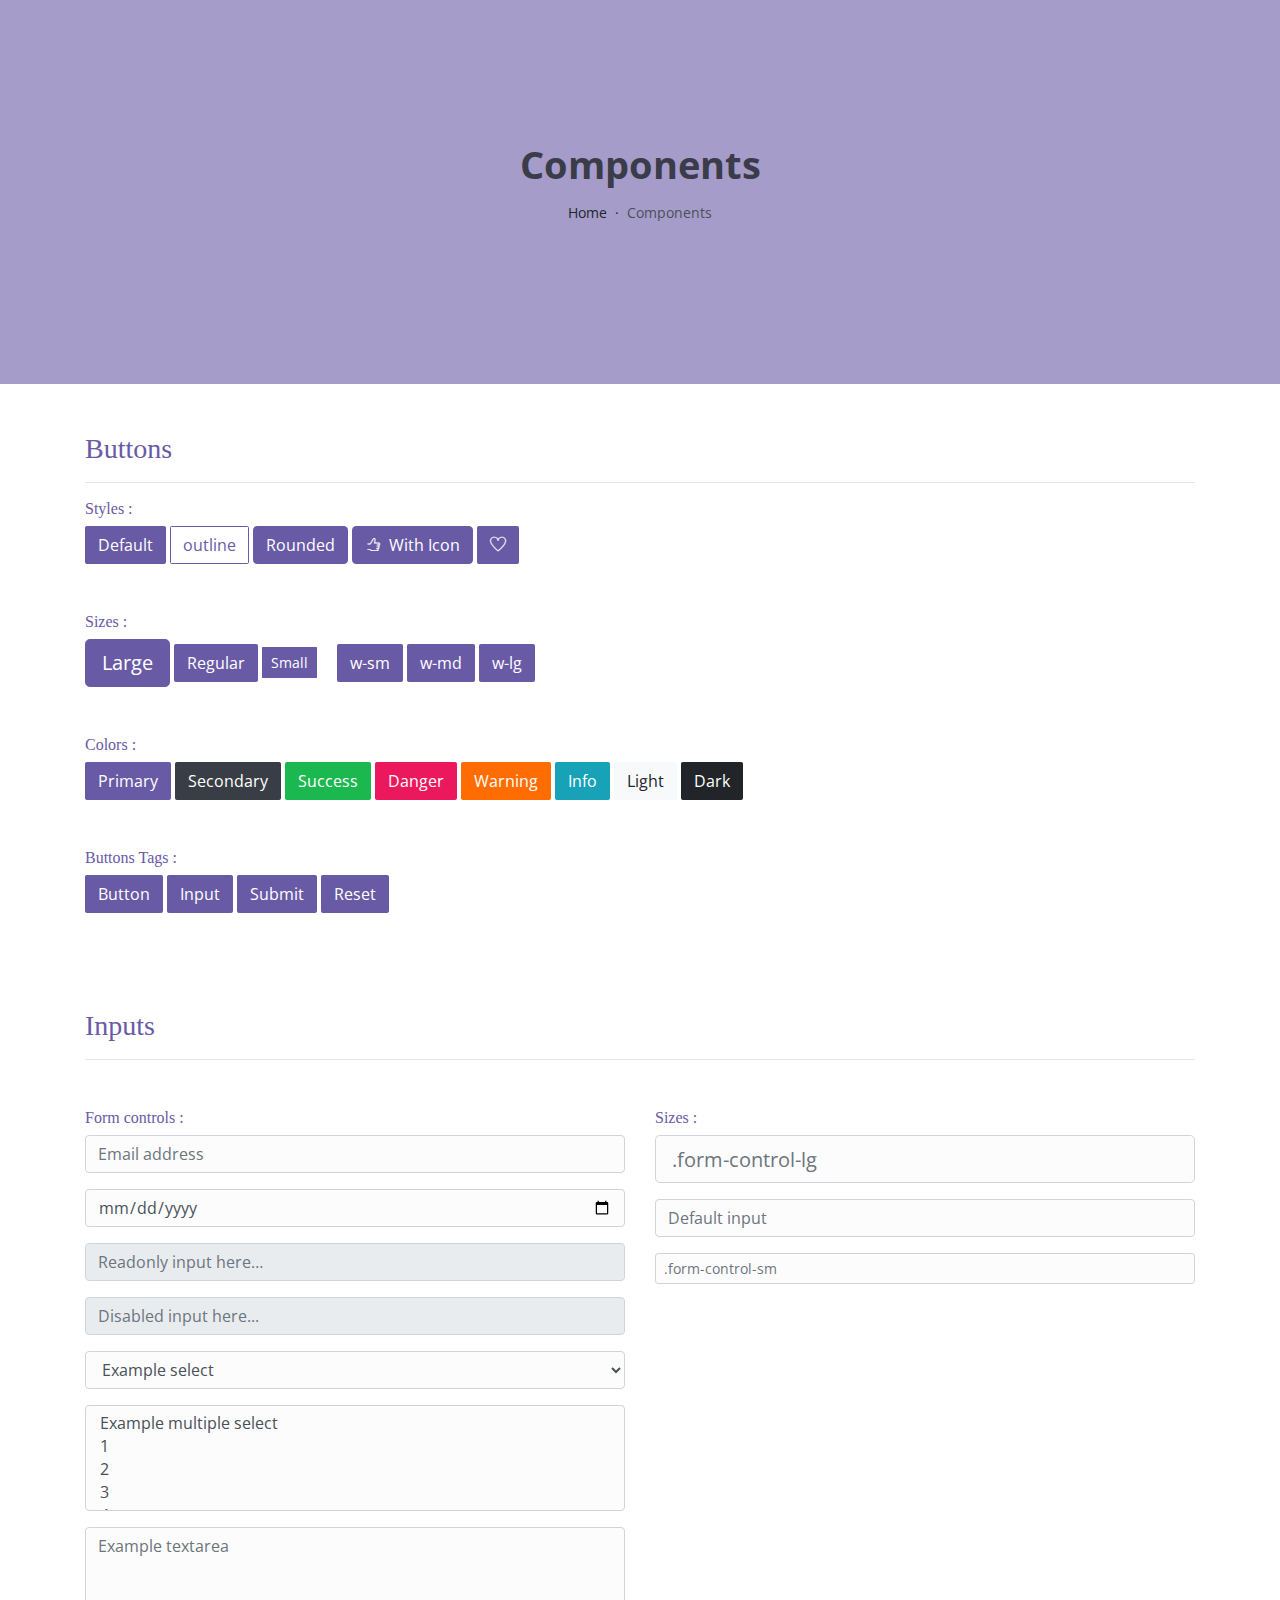
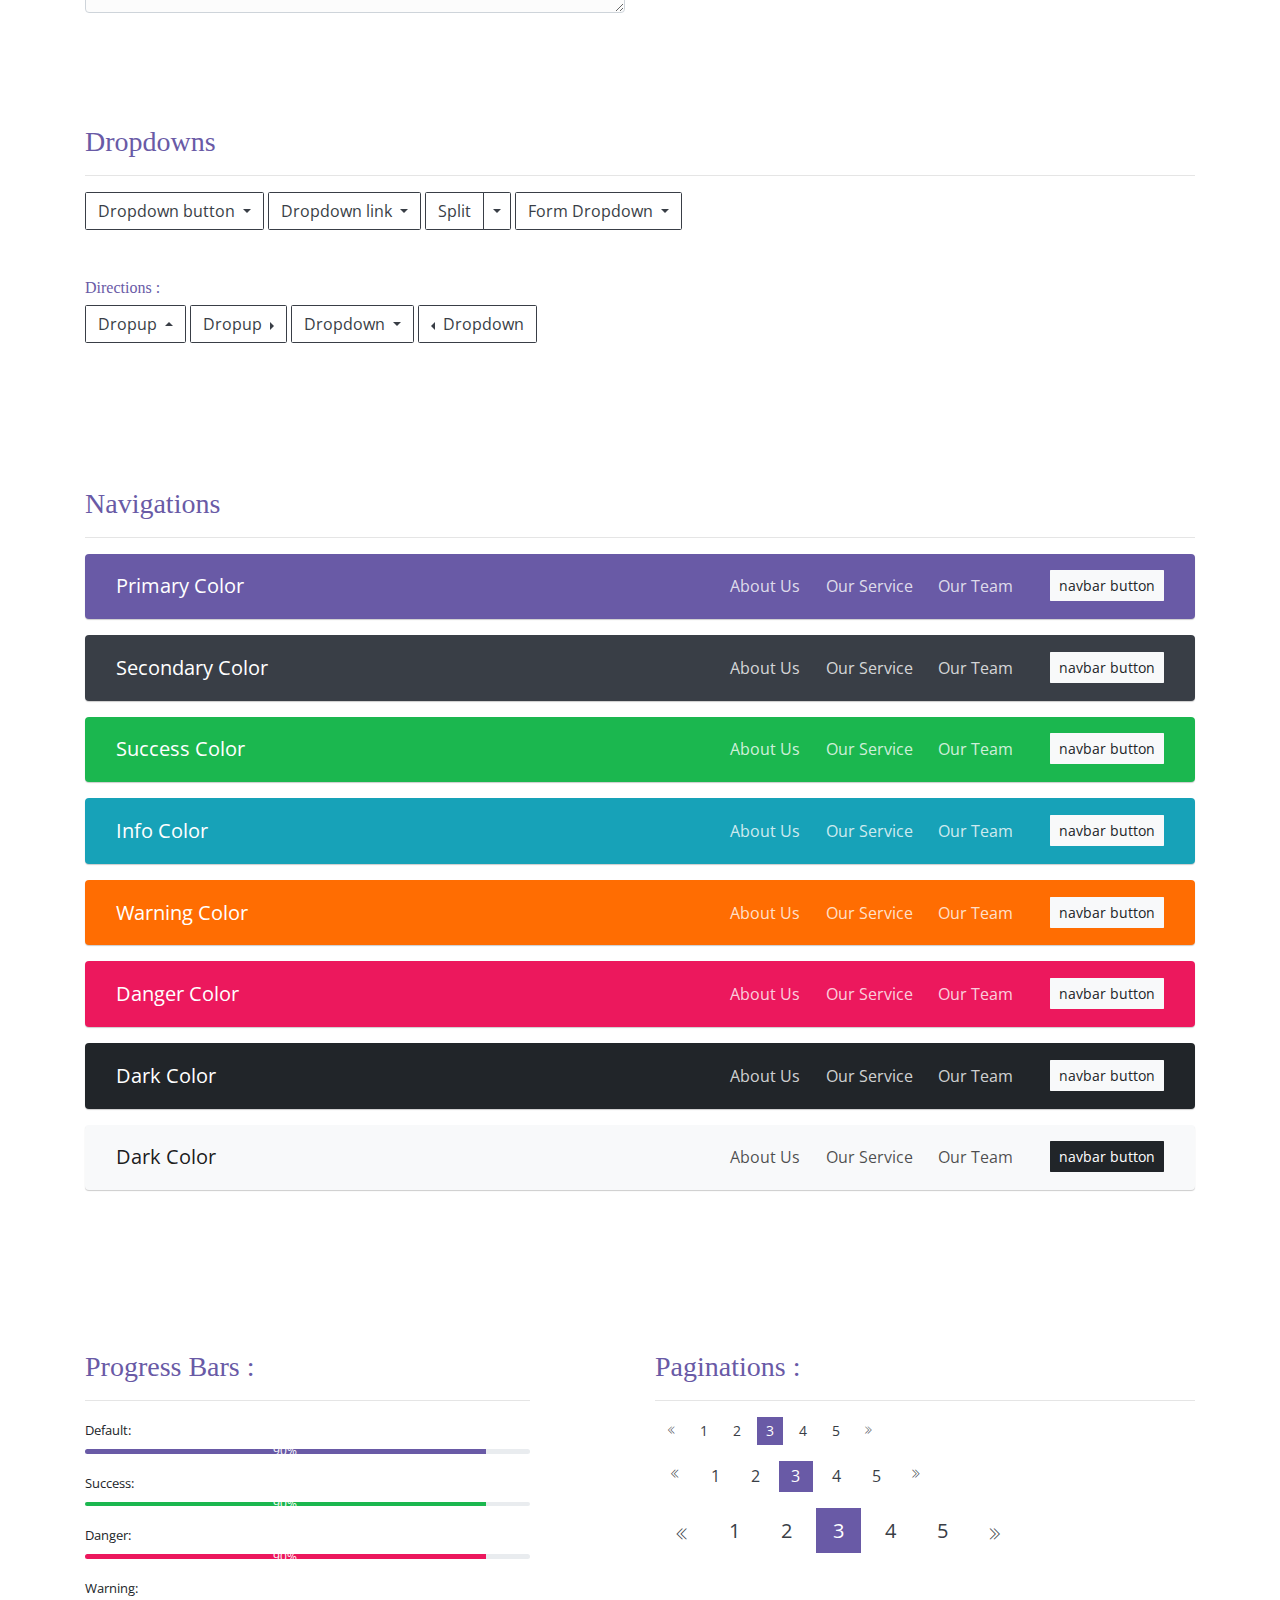
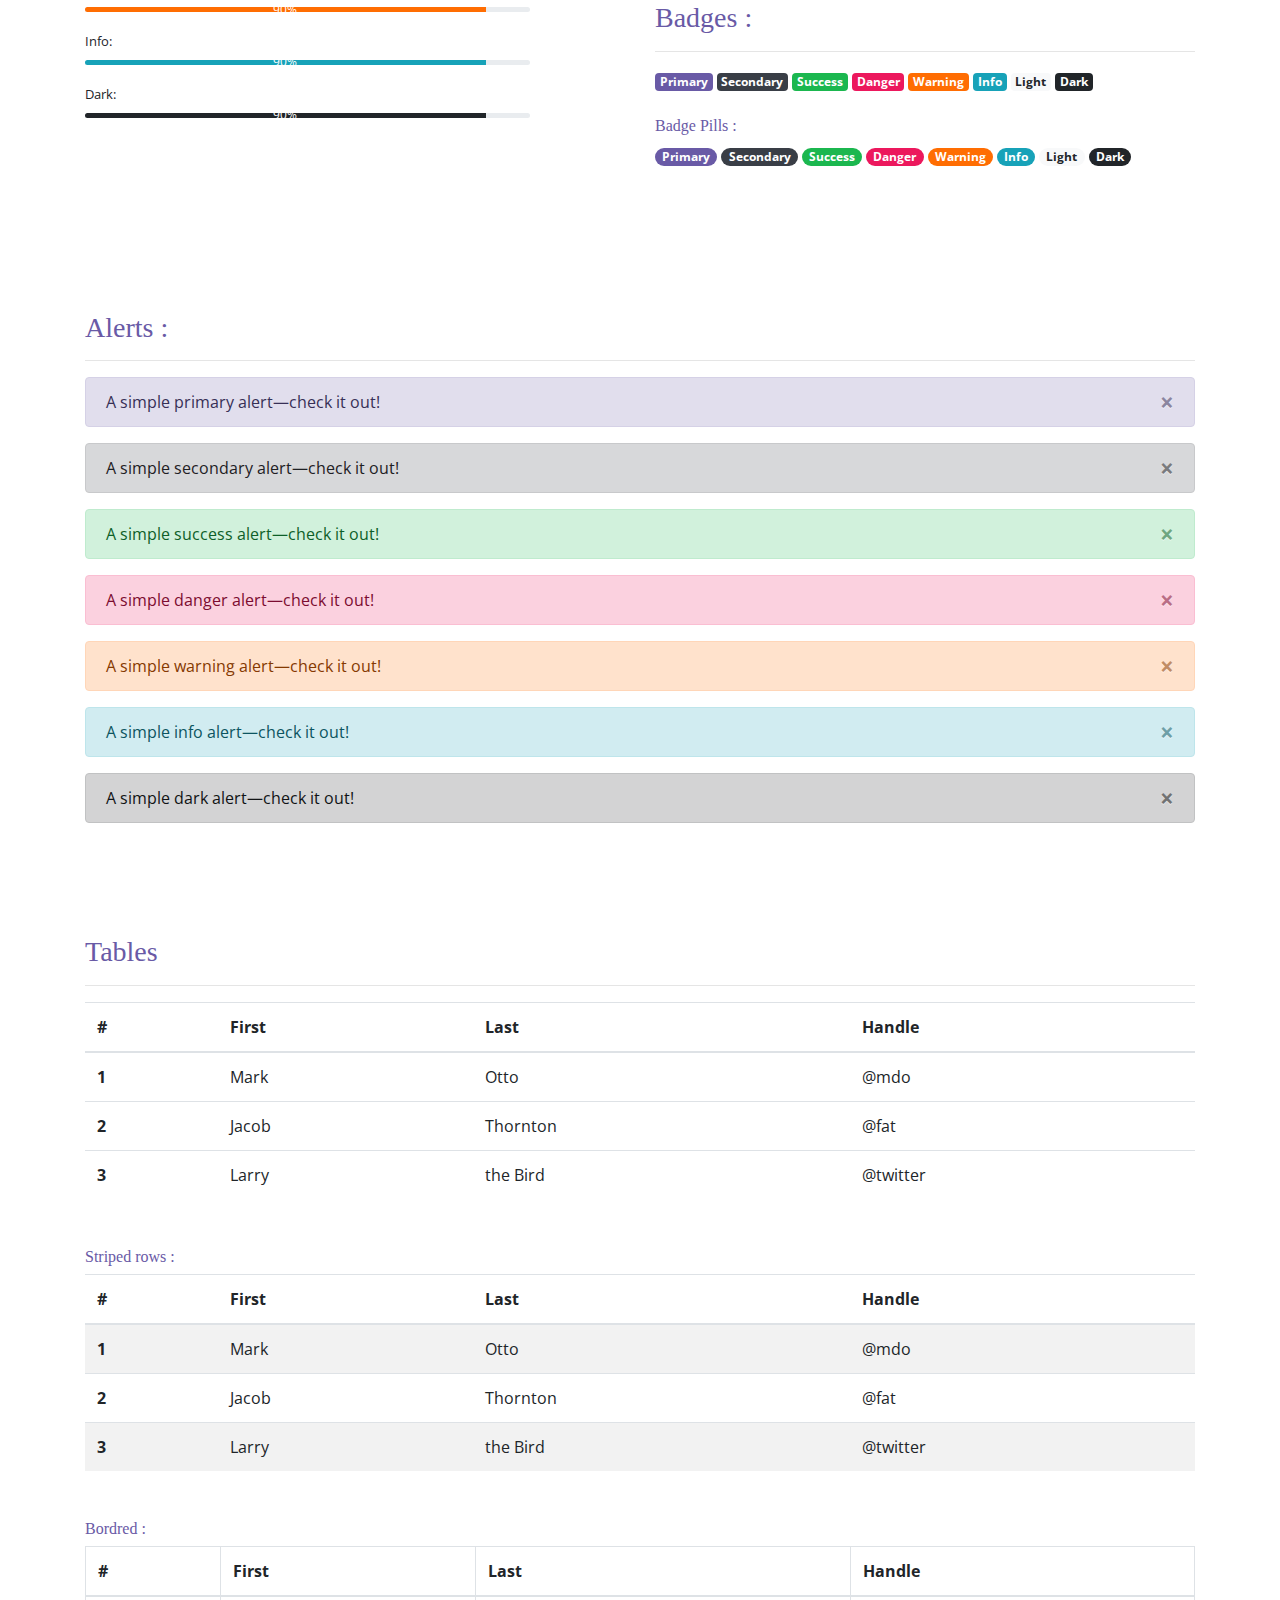
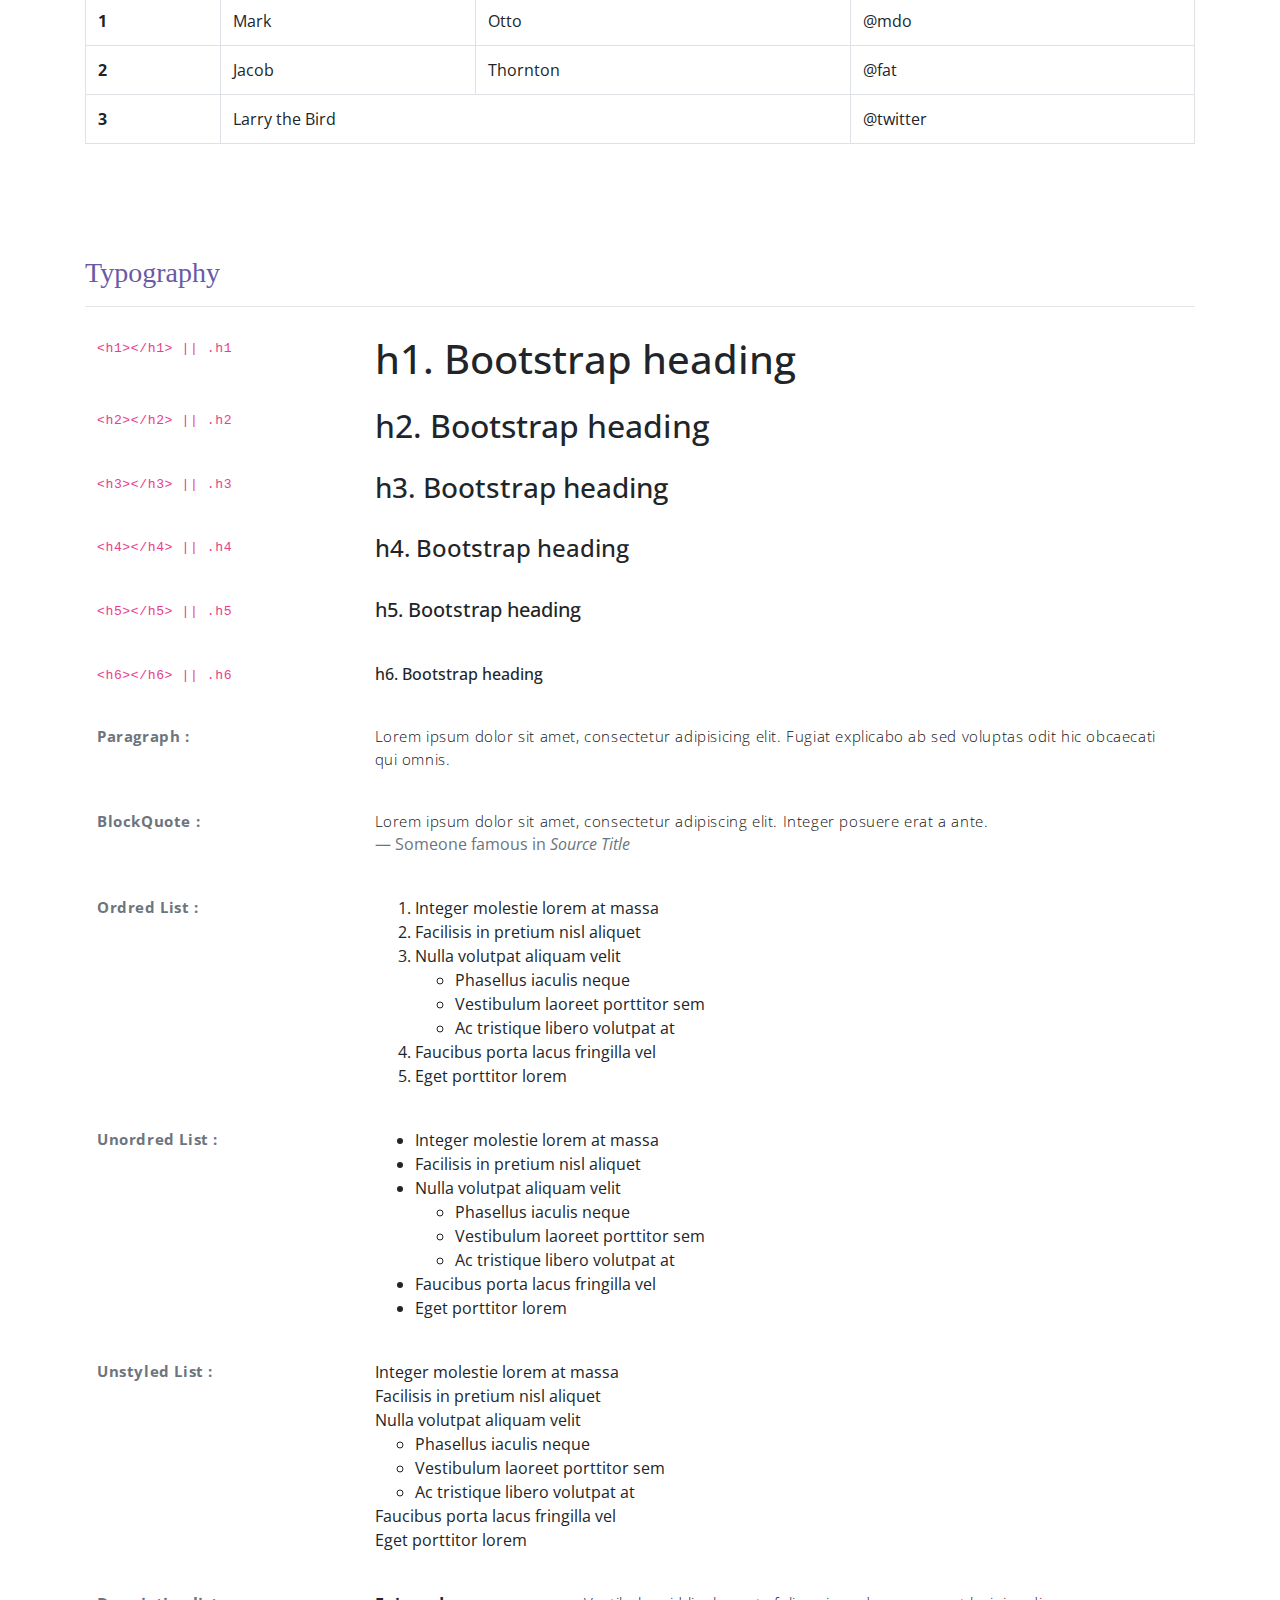
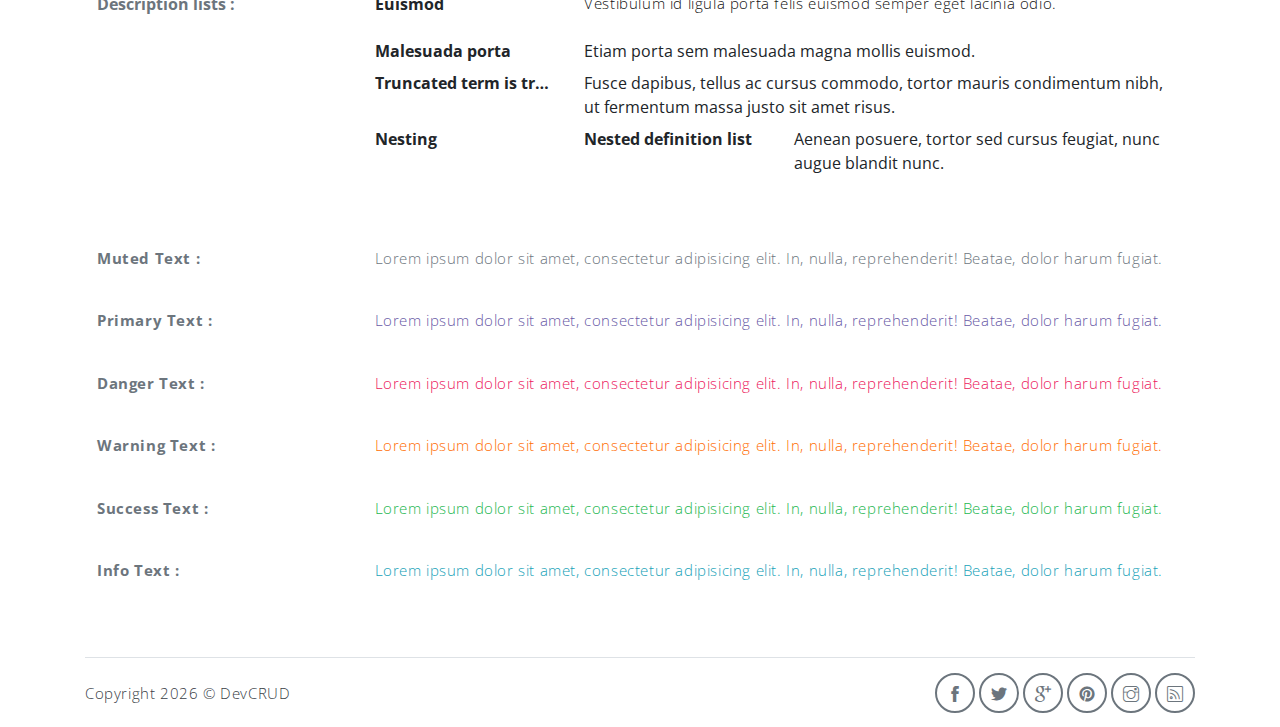
<file: kyanh2/components.html>
<!DOCTYPE html>
<html lang="en">
<head>
   <meta charset="utf-8">
   <meta name="viewport" content="width=device-width, initial-scale=1, shrink-to-fit=no">
   <meta name="description" content="Start your development with Meyawo landing page.">
   <meta name="author" content="Devcrud">
   <title>Meyawo Landing page | Components</title>
   <!-- font icons -->
   <link rel="stylesheet" href="assets/vendors/themify-icons/css/themify-icons.css">
   <!-- Bootstrap + Steller  -->
   <link rel="stylesheet" href="assets/css/meyawo.css">
</head>
<body>

   <!-- Page Header -->
   <header class="header header-mini"> 
      <div class="header-title">Components</div> 
      <nav aria-label="breadcrumb">
         <ol class="breadcrumb">
            <li class="breadcrumb-item"><a href="/">Home</a></li>
            <li class="breadcrumb-item active" aria-current="page">Components</li>
         </ol>
      </nav>
   </header> <!-- End Of Page Header -->

   <!-- main content -->
   <div class="container">

      <!-- Buttons -->
      <h3 class="mt-5">Buttons</h3>
      <hr>
      <h6 class="section-secondary-title">Styles :</h6>
      <button class="btn btn-primary">Default</button>
      <button class="btn btn-outline-primary">outline</button>
      <button class="btn btn-primary rounded">Rounded</button>
      <button class="btn btn-primary rounded"><i class="ti-thumb-up pr-1"></i> With Icon</button>
      <button class="btn btn-primary circle"><i class="ti-heart"></i></button>

      <h6 class="section-secondary-title mt-5">Sizes :</h6>
      <button class="btn btn-primary btn-lg">Large</button>
      <button class="btn btn-primary ">Regular</button>
      <button class="btn btn-primary btn-sm">Small</button>
      <button class="btn btn-primary w-sm ml-3">w-sm</button>
      <button class="btn btn-primary w-md">w-md</button>
      <button class="btn btn-primary w-lg">w-lg</button>

      <h6 class="section-secondary-title mt-5">Colors :</h6>          
      <button type="button" class="btn btn-primary">Primary</button>
      <button type="button" class="btn btn-secondary">Secondary</button>
      <button type="button" class="btn btn-success">Success</button>
      <button type="button" class="btn btn-danger">Danger</button>
      <button type="button" class="btn btn-warning">Warning</button>
      <button type="button" class="btn btn-info">Info</button>
      <button type="button" class="btn btn-light">Light</button>
      <button type="button" class="btn btn-dark">Dark</button>

      <h6 class="section-secondary-title mt-5">Buttons Tags :</h6>
      <button class="btn btn-primary" type="submit">Button</button>
      <input class="btn btn-primary" type="button" value="Input">
      <input class="btn btn-primary" type="submit" value="Submit">
      <input class="btn btn-primary" type="reset" value="Reset">
      
      <!-- devider -->
      <div class="py-5"></div>

      <!-- Inputs -->
      <h3>Inputs</h3>
      <hr>
      <div class="row mt-5">
         <div class="col-md-6">
            <h6 class="section-secondary-title">Form controls :</h6>        
            <div class="form-group">
               <input type="email" class="form-control" id="exampleFormControlInput1" placeholder="Email address">
            </div>
            <div class="form-group">
               <input type="date" class="form-control" id="exampleFormControlInput1" placeholder="Date">
            </div>
            <div class="form-group">
               <input class="form-control" type="text" placeholder="Readonly input here…" readonly>
            </div>
            <div class="form-group">
               <input class="form-control" id="disabledInput" type="text" placeholder="Disabled input here..." disabled>
            </div>
            <div class="form-group">
               <select class="form-control" id="exampleFormControlSelect1">
                  <option>Example select</option>
                  <option>1</option>
                  <option>2</option>
                  <option>3</option>
                  <option>4</option>
                  <option>5</option>
               </select>
            </div>
            <div class="form-group">
               <select multiple class="form-control" id="exampleFormControlSelect2">
                  <option>Example multiple select</option>
                  <option>1</option>
                  <option>2</option>
                  <option>3</option>
                  <option>4</option>
                  <option>5</option>
               </select>
            </div>
            <div class="form-group">
               <textarea class="form-control" id="exampleFormControlTextarea1" rows="3" placeholder="Example textarea"></textarea>
            </div>
         </div>
         <div class="col-md-6">
            <h6 class="section-secondary-title">Sizes :</h6>    
            <div class="form-group">
               <input class="form-control form-control-lg" type="text" placeholder=".form-control-lg">             
            </div>
            <div class="form-group">
               <input class="form-control" type="text" placeholder="Default input">
            </div>
            <div class="form-group">
               <input class="form-control form-control-sm" type="text" placeholder=".form-control-sm"> 
            </div>
         </div>
      </div> <!-- end of inputs -->   

      <!-- devider -->
      <div class="py-5"></div>             

      <!-- Dropdowns -->
      <h3 class="components-section-title font-weight-normal">Dropdowns</h3>
      <hr>
      <div class="dropdown d-inline-block">
         <button class="btn btn-outline-secondary dropdown-toggle" type="button" id="dropdownMenuButton" data-toggle="dropdown" aria-haspopup="true" aria-expanded="false">
         Dropdown button
         </button>
         <div class="dropdown-menu" aria-labelledby="dropdownMenuButton">
         <a class="dropdown-item" href="#">Action</a>
         <a class="dropdown-item" href="#">Another action</a>
         <a class="dropdown-item" href="#">Something else here</a>
         </div>
      </div>
      <div class="dropdown d-inline-block">
         <a class="btn btn-outline-secondary dropdown-toggle" href="#" role="button" id="dropdownMenuLink" data-toggle="dropdown" aria-haspopup="true" aria-expanded="false">
            Dropdown link
         </a>
         <div class="dropdown-menu" aria-labelledby="dropdownMenuLink">
            <a class="dropdown-item" href="#">Action</a>
            <a class="dropdown-item" href="#">Another action</a>
            <a class="dropdown-item" href="#">Something else here</a>
         </div>
      </div>
      <div class="btn-group">
         <button type="button" class="btn btn-outline-secondary">Split</button>
         <button type="button" class="btn btn-outline-secondary dropdown-toggle dropdown-toggle-split" data-toggle="dropdown" aria-haspopup="true" aria-expanded="false">
         <span class="sr-only">Toggle Dropdown</span>
         </button>
         <div class="dropdown-menu">
            <a class="dropdown-item" href="#">Action</a>
            <a class="dropdown-item" href="#">Another action</a>
            <a class="dropdown-item" href="#">Something else here</a>
            <div class="dropdown-divider"></div>
            <a class="dropdown-item" href="#">Separated link</a>
         </div>
      </div>
      <div class="btn-group">
         <button class="btn btn-outline-secondary dropdown-toggle" type="button" id="dropdownMenuButton" data-toggle="dropdown" aria-haspopup="true" aria-expanded="false">
            Form Dropdown
         </button>
         <div class="dropdown-menu form">
            <form class="px-4 py-3">
               <div class="form-group">
                  <input type="email" class="form-control" id="exampleDropdownFormEmail1" placeholder="email@example.com">
               </div>
               <div class="form-group">
                  <input type="password" class="form-control" id="exampleDropdownFormPassword1" placeholder="Password">
               </div>
               <div class="form-check mb-3">
                  <input type="checkbox" class="form-check-input" id="dropdownCheck">
                  <label class="form-check-label" for="dropdownCheck">
                     Remember me
                  </label>
               </div>
               <button type="submit" class="btn btn-primary btn-block">Sign in</button>
            </form>
            <div class="dropdown-divider"></div>
            <a class="dropdown-item" href="#"><small>New around here? Sign up</small></a>
            <a class="dropdown-item" href="#"><small>Forgot password?</small></a>
         </div>
      </div>       
      <h6 class="section-secondary-title mt-5">Directions :</h6>  
      <div class="btn-group dropup">
         <button type="button" class="btn btn-outline-secondary dropdown-toggle" data-toggle="dropdown" aria-haspopup="true" aria-expanded="false">
            Dropup
         </button>
         <div class="dropdown-menu">
            <a class="dropdown-item" href="#">Action</a>
            <a class="dropdown-item" href="#">Another action</a>
            <a class="dropdown-item" href="#">Something else here</a>
            <div class="dropdown-divider"></div>
            <a class="dropdown-item" href="#">Separated link</a>
         </div>
      </div>
      <div class="btn-group dropright">
         <button type="button" class="btn btn-outline-secondary dropdown-toggle" data-toggle="dropdown" aria-haspopup="true" aria-expanded="false">
            Dropup
         </button>
         <div class="dropdown-menu">
            <a class="dropdown-item" href="#">Action</a>
            <a class="dropdown-item" href="#">Another action</a>
            <a class="dropdown-item" href="#">Something else here</a>
            <div class="dropdown-divider"></div>
            <a class="dropdown-item" href="#">Separated link</a>
         </div>
      </div>
      <div class="btn-group">
         <button type="button" class="btn btn-outline-secondary dropdown-toggle" data-toggle="dropdown" aria-haspopup="true" aria-expanded="false">
            Dropdown
         </button>
         <div class="dropdown-menu">
            <a class="dropdown-item" href="#">Action</a>
            <a class="dropdown-item" href="#">Another action</a>
            <a class="dropdown-item" href="#">Something else here</a>
            <div class="dropdown-divider"></div>
            <a class="dropdown-item" href="#">Separated link</a>
         </div>
      </div>
      <div class="btn-group dropleft">
         <button type="button" class="btn btn-outline-secondary dropdown-toggle" data-toggle="dropdown" aria-haspopup="true" aria-expanded="false">
            Dropdown
         </button>
         <div class="dropdown-menu">
            <a class="dropdown-item" href="#">Action</a>
            <a class="dropdown-item" href="#">Another action</a>
            <a class="dropdown-item" href="#">Something else here</a>
            <div class="dropdown-divider"></div>
            <a class="dropdown-item" href="#">Separated link</a>
         </div>
      </div> <!-- end of Dropdowns -->  

      <!-- devider -->
      <div class="py-5"></div>   

      <!-- navbars -->
      <h3 class="components-section-title font-weight-normal mt-5">Navigations</h3>
      <hr>
      <nav class="navbar navbar-expand-sm navbar-dark bg-primary rounded shadow mb-3">
         <div class="container">
            <a class="navbar-brand" href="#">Primary Color</a>
            <button class="navbar-toggler ml-auto" type="button" data-toggle="collapse" data-target="#navbarSupportedContent" aria-controls="navbarSupportedContent" aria-expanded="false" aria-label="Toggle navigation">
            <span class="navbar-toggler-icon"></span>
            </button>
            <div class="collapse navbar-collapse" id="navbarSupportedContent">
               <ul class="navbar-nav ml-auto"> 
                  <li class="nav-item">
                     <a class="nav-link" href="#about">About Us</a>
                  </li>
                  <li class="nav-item">
                     <a class="nav-link" href="#service">Our Service</a>
                  </li>
                  <li class="nav-item">
                     <a class="nav-link" href="#team">Our Team</a>
                  </li>
                  <li class="nav-item">
                     <a href="#book-table" class="ml-4 mt-1 btn btn-light btn-sm">navbar button</a>
                  </li>
               </ul>                       
            </div>
         </div>
      </nav>
      <nav class="navbar navbar-expand-sm navbar-dark bg-secondary rounded shadow mb-3">
         <div class="container">
            <a class="navbar-brand" href="#">Secondary Color</a>
            <button class="navbar-toggler ml-auto" type="button" data-toggle="collapse" data-target="#navbarSupportedContent" aria-controls="navbarSupportedContent" aria-expanded="false" aria-label="Toggle navigation">
            <span class="navbar-toggler-icon"></span>
            </button>
            <div class="collapse navbar-collapse" id="navbarSupportedContent">
               <ul class="navbar-nav ml-auto"> 
                  <li class="nav-item">
                     <a class="nav-link" href="#about">About Us</a>
                  </li>
                  <li class="nav-item">
                     <a class="nav-link" href="#service">Our Service</a>
                  </li>
                  <li class="nav-item">
                     <a class="nav-link" href="#team">Our Team</a>
                  </li>
                  <li class="nav-item">
                     <a href="#book-table" class="ml-4 mt-1 btn btn-light btn-sm">navbar button</a>
                  </li>
               </ul>                       
            </div>
         </div>
      </nav>
      <nav class="navbar navbar-expand-sm navbar-dark bg-success rounded shadow mb-3">
         <div class="container">
            <a class="navbar-brand" href="#">Success Color</a>
            <button class="navbar-toggler ml-auto" type="button" data-toggle="collapse" data-target="#navbarSupportedContent" aria-controls="navbarSupportedContent" aria-expanded="false" aria-label="Toggle navigation">
            <span class="navbar-toggler-icon"></span>
            </button>
            <div class="collapse navbar-collapse" id="navbarSupportedContent">
               <ul class="navbar-nav ml-auto"> 
                  <li class="nav-item">
                     <a class="nav-link" href="#about">About Us</a>
                  </li>
                  <li class="nav-item">
                     <a class="nav-link" href="#service">Our Service</a>
                  </li>
                  <li class="nav-item">
                     <a class="nav-link" href="#team">Our Team</a>
                  </li>
                  <li class="nav-item">
                     <a href="#book-table" class="ml-4 mt-1 btn btn-light btn-sm">navbar button</a>
                  </li>
               </ul>                       
            </div>
         </div>
      </nav>
      <nav class="navbar navbar-expand-sm navbar-dark bg-info rounded shadow mb-3">
         <div class="container">
            <a class="navbar-brand" href="#">Info Color</a>
            <button class="navbar-toggler ml-auto" type="button" data-toggle="collapse" data-target="#navbarSupportedContent" aria-controls="navbarSupportedContent" aria-expanded="false" aria-label="Toggle navigation">
            <span class="navbar-toggler-icon"></span>
            </button>
            <div class="collapse navbar-collapse" id="navbarSupportedContent">
               <ul class="navbar-nav ml-auto"> 
                  <li class="nav-item">
                     <a class="nav-link" href="#about">About Us</a>
                  </li>
                  <li class="nav-item">
                     <a class="nav-link" href="#service">Our Service</a>
                  </li>
                  <li class="nav-item">
                     <a class="nav-link" href="#team">Our Team</a>
                  </li>
                  <li class="nav-item">
                     <a href="#book-table" class="ml-4 mt-1 btn btn-light btn-sm">navbar button</a>
                  </li>
               </ul>                       
            </div>
         </div>
      </nav>
      <nav class="navbar navbar-expand-sm navbar-dark bg-warning rounded shadow mb-3">
         <div class="container">
            <a class="navbar-brand" href="#">Warning Color</a>
            <button class="navbar-toggler ml-auto" type="button" data-toggle="collapse" data-target="#navbarSupportedContent" aria-controls="navbarSupportedContent" aria-expanded="false" aria-label="Toggle navigation">
            <span class="navbar-toggler-icon"></span>
            </button>
            <div class="collapse navbar-collapse" id="navbarSupportedContent">
               <ul class="navbar-nav ml-auto"> 
                  <li class="nav-item">
                     <a class="nav-link" href="#about">About Us</a>
                  </li>
                  <li class="nav-item">
                     <a class="nav-link" href="#service">Our Service</a>
                  </li>
                  <li class="nav-item">
                     <a class="nav-link" href="#team">Our Team</a>
                  </li>
                  <li class="nav-item">
                     <a href="#book-table" class="ml-4 mt-1 btn btn-light btn-sm">navbar button</a>
                  </li>
               </ul>                       
            </div>
         </div>
      </nav>
      <nav class="navbar navbar-expand-sm navbar-dark bg-danger rounded shadow mb-3">
         <div class="container">
            <a class="navbar-brand" href="#">Danger Color</a>
            <button class="navbar-toggler ml-auto" type="button" data-toggle="collapse" data-target="#navbarSupportedContent" aria-controls="navbarSupportedContent" aria-expanded="false" aria-label="Toggle navigation">
            <span class="navbar-toggler-icon"></span>
            </button>
            <div class="collapse navbar-collapse" id="navbarSupportedContent">
               <ul class="navbar-nav ml-auto"> 
                  <li class="nav-item">
                     <a class="nav-link" href="#about">About Us</a>
                  </li>
                  <li class="nav-item">
                     <a class="nav-link" href="#service">Our Service</a>
                  </li>
                  <li class="nav-item">
                     <a class="nav-link" href="#team">Our Team</a>
                  </li>
                  <li class="nav-item">
                     <a href="#book-table" class="ml-4 mt-1 btn btn-light btn-sm">navbar button</a>
                  </li>
               </ul>                       
            </div>
         </div>
      </nav>
      <nav class="navbar navbar-expand-sm navbar-dark bg-dark rounded shadow mb-3">
         <div class="container">
            <a class="navbar-brand" href="#">Dark Color</a>
            <button class="navbar-toggler ml-auto" type="button" data-toggle="collapse" data-target="#navbarSupportedContent" aria-controls="navbarSupportedContent" aria-expanded="false" aria-label="Toggle navigation">
            <span class="navbar-toggler-icon"></span>
            </button>
            <div class="collapse navbar-collapse" id="navbarSupportedContent">
               <ul class="navbar-nav ml-auto"> 
                  <li class="nav-item">
                     <a class="nav-link" href="#about">About Us</a>
                  </li>
                  <li class="nav-item">
                     <a class="nav-link" href="#service">Our Service</a>
                  </li>
                  <li class="nav-item">
                     <a class="nav-link" href="#team">Our Team</a>
                  </li>
                  <li class="nav-item">
                     <a href="#book-table" class="ml-4 mt-1 btn btn-light btn-sm">navbar button</a>
                  </li>
               </ul>                       
            </div>
         </div>
      </nav>
      <nav class="navbar navbar-expand-sm navbar-light bg-light rounded shadow mb-3">
         <div class="container">
            <a class="navbar-brand" href="#">Dark Color</a>
            <button class="navbar-toggler ml-auto" type="button" data-toggle="collapse" data-target="#navbarSupportedContent" aria-controls="navbarSupportedContent" aria-expanded="false" aria-label="Toggle navigation">
            <span class="navbar-toggler-icon"></span>
            </button>
            <div class="collapse navbar-collapse" id="navbarSupportedContent">
               <ul class="navbar-nav ml-auto"> 
                  <li class="nav-item">
                     <a class="nav-link" href="#about">About Us</a>
                  </li>
                  <li class="nav-item">
                     <a class="nav-link" href="#service">Our Service</a>
                  </li>
                  <li class="nav-item">
                     <a class="nav-link" href="#team">Our Team</a>
                  </li>
                  <li class="nav-item">
                     <a href="#book-table" class="ml-4 mt-1 btn btn-dark btn-sm">navbar button</a>
                  </li>
               </ul>                       
            </div>
         </div>
      </nav>
      <!-- End of navbars -->

      <!-- devider -->
      <div class="py-5"></div>   
      
      <!-- progress bars -->
      <div class="row justify-content-between">
         <div class="col-md-5">
            <h3 class="components-section-title font-weight-normal mt-5">Progress Bars :</h3>
            <hr>
            <small>Default: </small>
            <div class="progress mt-2 mb-3">
               <div class="progress-bar" role="progressbar" style="width: 90%" aria-valuenow="25" aria-valuemin="0" aria-valuemax="100"><span>90%</span></div>
            </div>
            <small>Success:</small>
            <div class="progress mt-2 mb-3">
               <div class="progress-bar bg-success" role="progressbar" style="width: 90%" aria-valuenow="25" aria-valuemin="0" aria-valuemax="100"><span>90%</span></div>
            </div>
            <small>Danger:</small>
            <div class="progress mt-2 mb-3">
               <div class="progress-bar bg-danger" role="progressbar" style="width: 90%" aria-valuenow="25" aria-valuemin="0" aria-valuemax="100"><span>90%</span></div>
            </div>
            <small>Warning:</small>
            <div class="progress mt-2 mb-3">
               <div class="progress-bar bg-warning" role="progressbar" style="width: 90%" aria-valuenow="25" aria-valuemin="0" aria-valuemax="100"><span>90%</span></div>
            </div>
            <small>Info:</small>
            <div class="progress mt-2 mb-3">
               <div class="progress-bar bg-info" role="progressbar" style="width: 90%" aria-valuenow="25" aria-valuemin="0" aria-valuemax="100"><span>90%</span></div>
            </div>
            <small>Dark:</small>
            <div class="progress mt-2 mb-3">
               <div class="progress-bar bg-dark" role="progressbar" style="width: 90%" aria-valuenow="25" aria-valuemin="0" aria-valuemax="100"><span>90%</span></div>
            </div>
         </div>
         <div class="col-md-6">
            <h3 class="components-section-title font-weight-normal mt-5">Paginations :</h3>
            <hr>
            <nav aria-label="Page navigation example">
               <ul class="pagination pagination-sm">
                  <li class="page-item"><a class="page-link" href="#"><i class="ti-angle-double-left"></i></a></li>
                  <li class="page-item"><a class="page-link" href="#">1</a></li>
                  <li class="page-item"><a class="page-link" href="#">2</a></li>
                  <li class="page-item active"><a class="page-link" href="#">3</a></li>
                  <li class="page-item"><a class="page-link" href="#">4</a></li>
                  <li class="page-item"><a class="page-link" href="#">5</a></li>
                  <li class="page-item"><a class="page-link" href="#"><i class="ti-angle-double-right"></i></a></li>
               </ul>
            </nav>
            <nav aria-label="Page navigation example">
               <ul class="pagination">
               <li class="page-item"><a class="page-link" href="#"><i class="ti-angle-double-left"></i></a></li>
                  <li class="page-item"><a class="page-link" href="#">1</a></li>
                  <li class="page-item"><a class="page-link" href="#">2</a></li>
                  <li class="page-item active"><a class="page-link" href="#">3</a></li>
                  <li class="page-item"><a class="page-link" href="#">4</a></li>
                  <li class="page-item"><a class="page-link" href="#">5</a></li>
                  <li class="page-item"><a class="page-link" href="#"><i class="ti-angle-double-right"></i></a></li>
               </ul>
            </nav>
            <nav aria-label="Page navigation example">
               <ul class="pagination pagination-lg">
                  <li class="page-item"><a class="page-link" href="#"><i class="ti-angle-double-left"></i></a></li>
                  <li class="page-item"><a class="page-link" href="#">1</a></li>
                  <li class="page-item"><a class="page-link" href="#">2</a></li>
                  <li class="page-item active"><a class="page-link" href="#">3</a></li>
                  <li class="page-item"><a class="page-link" href="#">4</a></li>
                  <li class="page-item"><a class="page-link" href="#">5</a></li>
                  <li class="page-item"><a class="page-link" href="#"><i class="ti-angle-double-right"></i></a></li>
               </ul>
            </nav>

            <!-- Badges -->
            <h3 class="components-section-title font-weight-normal mt-5">Badges :</h3>
            <hr>
            <span class="badge badge-primary">Primary</span>
            <span class="badge badge-secondary">Secondary</span>
            <span class="badge badge-success">Success</span>
            <span class="badge badge-danger">Danger</span>
            <span class="badge badge-warning">Warning</span>
            <span class="badge badge-info">Info</span>
            <span class="badge badge-light">Light</span>
            <span class="badge badge-dark">Dark</span>
            <h6 class="section-secondary-title mt-4 mb-2">Badge Pills :</h6>
            <span class="badge badge-pill badge-primary">Primary</span>
            <span class="badge badge-pill badge-secondary">Secondary</span>
            <span class="badge badge-pill badge-success">Success</span>
            <span class="badge badge-pill badge-danger">Danger</span>
            <span class="badge badge-pill badge-warning">Warning</span>
            <span class="badge badge-pill badge-info">Info</span>
            <span class="badge badge-pill badge-light">Light</span>
            <span class="badge badge-pill badge-dark">Dark</span>
         </div>
      </div> <!-- End of Progress bars -->

      <!-- devider -->
      <div class="py-5"></div>  

      <!-- Alerts -->
      <h3 class="components-section-title font-weight-normal mt-5">Alerts :</h3>
      <hr>
      <div class="alert alert-primary alert-dismissible fade show" role="alert">
         A simple primary alert—check it out!
         <button type="button" class="close" data-dismiss="alert" aria-label="Close">
            <span aria-hidden="true">&times;</span>
         </button>
      </div>
      <div class="alert alert-secondary alert-dismissible fade show" role="alert">
         A simple secondary alert—check it out!
         <button type="button" class="close" data-dismiss="alert" aria-label="Close">
            <span aria-hidden="true">&times;</span>
         </button>
      </div>
      <div class="alert alert-success alert-dismissible fade show" role="alert">
         A simple success alert—check it out!
         <button type="button" class="close" data-dismiss="alert" aria-label="Close">
            <span aria-hidden="true">&times;</span>
         </button>
      </div>
      <div class="alert alert-danger alert-dismissible fade show" role="alert">
         A simple danger alert—check it out!
         <button type="button" class="close" data-dismiss="alert" aria-label="Close">
            <span aria-hidden="true">&times;</span>
         </button>
      </div>
      <div class="alert alert-warning alert-dismissible fade show" role="alert">
         A simple warning alert—check it out!
         <button type="button" class="close" data-dismiss="alert" aria-label="Close">
            <span aria-hidden="true">&times;</span>
         </button>
      </div>
      <div class="alert alert-info alert-dismissible fade show" role="alert">
         A simple info alert—check it out!
         <button type="button" class="close" data-dismiss="alert" aria-label="Close">
            <span aria-hidden="true">&times;</span>
         </button>
      </div>
      <div class="alert alert-dark alert-dismissible fade show" role="alert">
         A simple dark alert—check it out!
         <button type="button" class="close" data-dismiss="alert" aria-label="Close">
            <span aria-hidden="true">&times;</span>
         </button>
      </div>
      <!-- end of alerts -->

      <!-- devider -->
      <div class="py-5"></div> 
   
      <!-- tables -->
      <h3 class="components-section-title">Tables</h3>
      <hr>
      <table class="table">
         <thead>
            <tr>
               <th scope="col">#</th>
               <th scope="col">First</th>
               <th scope="col">Last</th>
               <th scope="col">Handle</th>
            </tr>
         </thead>
         <tbody>
            <tr>
               <th scope="row">1</th>
               <td>Mark</td>
               <td>Otto</td>
               <td>@mdo</td>
            </tr>
            <tr>
               <th scope="row">2</th>
               <td>Jacob</td>
               <td>Thornton</td>
               <td>@fat</td>
            </tr>
            <tr>
               <th scope="row">3</th>
               <td>Larry</td>
               <td>the Bird</td>
               <td>@twitter</td>
            </tr>
         </tbody>
      </table>

      <h6 class="section-secondary-title mt-5">Striped rows :</h6>
      <table class="table table-striped">
         <thead>
            <tr>
               <th scope="col">#</th>
               <th scope="col">First</th>
               <th scope="col">Last</th>
               <th scope="col">Handle</th>
            </tr>
         </thead>
         <tbody>
            <tr>
               <th scope="row">1</th>
               <td>Mark</td>
               <td>Otto</td>
               <td>@mdo</td>
            </tr>
            <tr>
               <th scope="row">2</th>
               <td>Jacob</td>
               <td>Thornton</td>
               <td>@fat</td>
            </tr>
            <tr>
               <th scope="row">3</th>
               <td>Larry</td>
               <td>the Bird</td>
               <td>@twitter</td>
            </tr>
         </tbody>
      </table>

      <h6 class="section-secondary-title mt-5">Bordred :</h6>
      <table class="table table-bordered">
         <thead>
            <tr>
               <th scope="col">#</th>
               <th scope="col">First</th>
               <th scope="col">Last</th>
               <th scope="col">Handle</th>
            </tr>
         </thead>
         <tbody>
            <tr>
               <th scope="row">1</th>
               <td>Mark</td>
               <td>Otto</td>
               <td>@mdo</td>
            </tr>
            <tr>
               <th scope="row">2</th>
               <td>Jacob</td>
               <td>Thornton</td>
               <td>@fat</td>
            </tr>
            <tr>
               <th scope="row">3</th>
               <td colspan="2">Larry the Bird</td>
               <td>@twitter</td>
            </tr>
         </tbody>
      </table>
      <!-- end of tables -->

      <!-- devider -->
      <div class="py-5"></div> 

      <!-- typography -->
      <h3 class="components-section-title">Typography</h3>
      <hr>
      <table class="table table-borderless v-align-center">
         <tbody>
            <tr>
               <td>
                  <p><code class="highlighter-rouge">&lt;h1&gt;&lt;/h1&gt; || .h1</code></p>
               </td>
               <td class="w-75"><span class="h1">h1. Bootstrap heading</span></td>
            </tr>
            <tr>
               <td>
                  <p><code class="highlighter-rouge">&lt;h2&gt;&lt;/h2&gt; || .h2</code></p>
               </td>
               <td><span class="h2">h2. Bootstrap heading</span></td>
            </tr>
            <tr>
               <td>
                  <p><code class="highlighter-rouge">&lt;h3&gt;&lt;/h3&gt; || .h3</code></p>
               </td>
               <td><span class="h3">h3. Bootstrap heading</span></td>
            </tr>
            <tr>
               <td>
                  <p><code class="highlighter-rouge">&lt;h4&gt;&lt;/h4&gt; || .h4</code></p>
               </td>
               <td><span class="h4">h4. Bootstrap heading</span></td>
            </tr>
            <tr>
               <td>
                  <p><code class="highlighter-rouge">&lt;h5&gt;&lt;/h5&gt; || .h5</code></p>
               </td>
               <td><span class="h5">h5. Bootstrap heading</span></td>
            </tr>
            <tr>
               <td>
                  <p><code class="highlighter-rouge">&lt;h6&gt;&lt;/h6&gt; || .h6</code></p>
               </td>
               <td><span class="h6">h6. Bootstrap heading</span></td>
            </tr>
            <tr>
               <td>
                  <p class="font-weight-bold text-muted">Paragraph :</p>
               </td>
               <td><p>Lorem ipsum dolor sit amet, consectetur adipisicing elit. Fugiat explicabo ab sed voluptas odit hic obcaecati qui omnis.</p></td>
            </tr>
            <tr>
               <td>
                  <p class="font-weight-bold text-muted">BlockQuote :</p>
               </td>
               <td>
                  <blockquote class="blockquote">
                     <p class="mb-0">Lorem ipsum dolor sit amet, consectetur adipiscing elit. Integer posuere erat a ante.</p>
                     <footer class="blockquote-footer">Someone famous in <cite title="Source Title">Source Title</cite></footer>
                  </blockquote>
               </td>
            </tr>

            <tr>
               <td><p class="font-weight-bold text-muted">Ordred List :</p></td>
               <td>
                  <ol>
                     <li>Integer molestie lorem at massa</li>
                     <li>Facilisis in pretium nisl aliquet</li>
                     <li>Nulla volutpat aliquam velit
                        <ul>
                           <li>Phasellus iaculis neque</li>
                           <li>Vestibulum laoreet porttitor sem</li>
                           <li>Ac tristique libero volutpat at</li>
                        </ul>
                     </li>
                     <li>Faucibus porta lacus fringilla vel</li>
                     <li>Eget porttitor lorem</li>
                  </ol>
               </td>
            </tr>
            <tr>
               <td><p class="font-weight-bold text-muted">Unordred List :</p></td>
               <td>
                  <ul >
                     <li>Integer molestie lorem at massa</li>
                     <li>Facilisis in pretium nisl aliquet</li>
                     <li>Nulla volutpat aliquam velit
                        <ul>
                           <li>Phasellus iaculis neque</li>
                           <li>Vestibulum laoreet porttitor sem</li>
                           <li>Ac tristique libero volutpat at</li>
                        </ul>
                     </li>
                     <li>Faucibus porta lacus fringilla vel</li>
                     <li>Eget porttitor lorem</li>
                  </ul>
               </td>
            </tr>
            <tr>
               <td><p class="font-weight-bold text-muted">Unstyled List :</p></td>
               <td>
                  <ul class="list-unstyled">
                     <li>Integer molestie lorem at massa</li>
                     <li>Facilisis in pretium nisl aliquet</li>
                     <li>Nulla volutpat aliquam velit
                        <ul>
                           <li>Phasellus iaculis neque</li>
                           <li>Vestibulum laoreet porttitor sem</li>
                           <li>Ac tristique libero volutpat at</li>
                        </ul>
                     </li>
                     <li>Faucibus porta lacus fringilla vel</li>
                     <li>Eget porttitor lorem</li>
                  </ul>
               </td>
            </tr>
            <tr>
               <td class="font-weight-bold text-muted">Description lists : </td>
               <td>
                  <dl class="row">
                     <dt class="col-sm-3">Euismod</dt>
                     <dd class="col-sm-9">
                        <p>Vestibulum id ligula porta felis euismod semper eget lacinia odio.</p>
                     </dd>

                     <dt class="col-sm-3">Malesuada porta</dt>
                     <dd class="col-sm-9">Etiam porta sem malesuada magna mollis euismod.</dd>

                     <dt class="col-sm-3 text-truncate">Truncated term is truncated</dt>
                     <dd class="col-sm-9">Fusce dapibus, tellus ac cursus commodo, tortor mauris condimentum nibh, ut fermentum massa justo sit amet risus.</dd>

                     <dt class="col-sm-3">Nesting</dt>
                     <dd class="col-sm-9">
                        <dl class="row">
                           <dt class="col-sm-4">Nested definition list</dt>
                           <dd class="col-sm-8">Aenean posuere, tortor sed cursus feugiat, nunc augue blandit nunc.</dd>
                        </dl>
                     </dd>
                  </dl>
               </td>
            </tr>
            <tr>
               <td>
                  <p class="font-weight-bold text-muted">Muted Text :</p>
               </td>
               <td>
                  <p class="text-muted">Lorem ipsum dolor sit amet, consectetur adipisicing elit. In, nulla, reprehenderit! Beatae, dolor harum fugiat.</p>
               </td>
            </tr>
            <tr>
               <td>
                  <p class="font-weight-bold text-muted">Primary Text :</p>
               </td>
               <td>
                  <p class="text-primary">Lorem ipsum dolor sit amet, consectetur adipisicing elit. In, nulla, reprehenderit! Beatae, dolor harum fugiat.</p>
               </td>
            </tr>
            <tr>
               <td>
                  <p class="font-weight-bold text-muted">Danger Text :</p>
               </td>
               <td>
                  <p class="text-danger">Lorem ipsum dolor sit amet, consectetur adipisicing elit. In, nulla, reprehenderit! Beatae, dolor harum fugiat.</p>
               </td>
            </tr>
            <tr>
               <td>
                  <p class="font-weight-bold text-muted">Warning Text :</p>
               </td>
               <td>
                  <p class="text-warning">Lorem ipsum dolor sit amet, consectetur adipisicing elit. In, nulla, reprehenderit! Beatae, dolor harum fugiat.</p>
               </td>
            </tr>
            <tr>
               <td>
                  <p class="font-weight-bold text-muted">Success Text :</p>
               </td>
               <td>
                  <p class="text-success">Lorem ipsum dolor sit amet, consectetur adipisicing elit. In, nulla, reprehenderit! Beatae, dolor harum fugiat.</p>
               </td>
            </tr>
            <tr>
               <td>
                  <p class="font-weight-bold text-muted">Info Text :</p>
               </td>
               <td>
                  <p class="text-info">Lorem ipsum dolor sit amet, consectetur adipisicing elit. In, nulla, reprehenderit! Beatae, dolor harum fugiat.</p>
               </td>
            </tr>
         </tbody>
      </table>
   </div>
   <!-- end of typography -->

   <!-- footer -->
    <div class="container mt-5">
        <footer class="footer">       
            <p class="mb-0">Copyright <script>document.write(new Date().getFullYear())</script> &copy; <a href="http://www.devcrud.com">DevCRUD</a></p>
            <div class="social-links text-right m-auto ml-sm-auto">
                <a href="javascript:void(0)" class="link"><i class="ti-facebook"></i></a>
                <a href="javascript:void(0)" class="link"><i class="ti-twitter-alt"></i></a>
                <a href="javascript:void(0)" class="link"><i class="ti-google"></i></a>
                <a href="javascript:void(0)" class="link"><i class="ti-pinterest-alt"></i></a>
                <a href="javascript:void(0)" class="link"><i class="ti-instagram"></i></a>
                <a href="javascript:void(0)" class="link"><i class="ti-rss"></i></a>
            </div>
        </footer>
    </div> <!-- end of page footer -->
   
   <!-- core  -->
   <script src="assets/vendors/jquery/jquery-3.4.1.js"></script>
   <script src="assets/vendors/bootstrap/bootstrap.bundle.js"></script>

</body>
</html>
</file>
<file: kyanh2/assets/vendors/themify-icons/css/themify-icons.css>
@font-face {
	font-family: 'themify';
	src:url("../fonts/themify.eot?-fvbane");
	src:url("../fonts/themify.eot?#iefix-fvbane") format("embedded-opentype"),
		url("../fonts/themify.woff?-fvbane") format("woff"),
		url("../fonts/themify.ttf?-fvbane") format("truetype"),
		url("../fonts/themify.svg?-fvbane#themify") format("svg");
	font-weight: normal;
	font-style: normal;
}

[class^="ti-"], [class*=" ti-"] {
	font-family: 'themify';
	speak: none;
	font-style: normal;
	font-weight: normal;
	font-variant: normal;
	text-transform: none;
	line-height: 1;

	/* Better Font Rendering =========== */
	-webkit-font-smoothing: antialiased;
	-moz-osx-font-smoothing: grayscale;
}

.ti-wand:before {
	content: "\e600";
}
.ti-volume:before {
	content: "\e601";
}
.ti-user:before {
	content: "\e602";
}
.ti-unlock:before {
	content: "\e603";
}
.ti-unlink:before {
	content: "\e604";
}
.ti-trash:before {
	content: "\e605";
}
.ti-thought:before {
	content: "\e606";
}
.ti-target:before {
	content: "\e607";
}
.ti-tag:before {
	content: "\e608";
}
.ti-tablet:before {
	content: "\e609";
}
.ti-star:before {
	content: "\e60a";
}
.ti-spray:before {
	content: "\e60b";
}
.ti-signal:before {
	content: "\e60c";
}
.ti-shopping-cart:before {
	content: "\e60d";
}
.ti-shopping-cart-full:before {
	content: "\e60e";
}
.ti-settings:before {
	content: "\e60f";
}
.ti-search:before {
	content: "\e610";
}
.ti-zoom-in:before {
	content: "\e611";
}
.ti-zoom-out:before {
	content: "\e612";
}
.ti-cut:before {
	content: "\e613";
}
.ti-ruler:before {
	content: "\e614";
}
.ti-ruler-pencil:before {
	content: "\e615";
}
.ti-ruler-alt:before {
	content: "\e616";
}
.ti-bookmark:before {
	content: "\e617";
}
.ti-bookmark-alt:before {
	content: "\e618";
}
.ti-reload:before {
	content: "\e619";
}
.ti-plus:before {
	content: "\e61a";
}
.ti-pin:before {
	content: "\e61b";
}
.ti-pencil:before {
	content: "\e61c";
}
.ti-pencil-alt:before {
	content: "\e61d";
}
.ti-paint-roller:before {
	content: "\e61e";
}
.ti-paint-bucket:before {
	content: "\e61f";
}
.ti-na:before {
	content: "\e620";
}
.ti-mobile:before {
	content: "\e621";
}
.ti-minus:before {
	content: "\e622";
}
.ti-medall:before {
	content: "\e623";
}
.ti-medall-alt:before {
	content: "\e624";
}
.ti-marker:before {
	content: "\e625";
}
.ti-marker-alt:before {
	content: "\e626";
}
.ti-arrow-up:before {
	content: "\e627";
}
.ti-arrow-right:before {
	content: "\e628";
}
.ti-arrow-left:before {
	content: "\e629";
}
.ti-arrow-down:before {
	content: "\e62a";
}
.ti-lock:before {
	content: "\e62b";
}
.ti-location-arrow:before {
	content: "\e62c";
}
.ti-link:before {
	content: "\e62d";
}
.ti-layout:before {
	content: "\e62e";
}
.ti-layers:before {
	content: "\e62f";
}
.ti-layers-alt:before {
	content: "\e630";
}
.ti-key:before {
	content: "\e631";
}
.ti-import:before {
	content: "\e632";
}
.ti-image:before {
	content: "\e633";
}
.ti-heart:before {
	content: "\e634";
}
.ti-heart-broken:before {
	content: "\e635";
}
.ti-hand-stop:before {
	content: "\e636";
}
.ti-hand-open:before {
	content: "\e637";
}
.ti-hand-drag:before {
	content: "\e638";
}
.ti-folder:before {
	content: "\e639";
}
.ti-flag:before {
	content: "\e63a";
}
.ti-flag-alt:before {
	content: "\e63b";
}
.ti-flag-alt-2:before {
	content: "\e63c";
}
.ti-eye:before {
	content: "\e63d";
}
.ti-export:before {
	content: "\e63e";
}
.ti-exchange-vertical:before {
	content: "\e63f";
}
.ti-desktop:before {
	content: "\e640";
}
.ti-cup:before {
	content: "\e641";
}
.ti-crown:before {
	content: "\e642";
}
.ti-comments:before {
	content: "\e643";
}
.ti-comment:before {
	content: "\e644";
}
.ti-comment-alt:before {
	content: "\e645";
}
.ti-close:before {
	content: "\e646";
}
.ti-clip:before {
	content: "\e647";
}
.ti-angle-up:before {
	content: "\e648";
}
.ti-angle-right:before {
	content: "\e649";
}
.ti-angle-left:before {
	content: "\e64a";
}
.ti-angle-down:before {
	content: "\e64b";
}
.ti-check:before {
	content: "\e64c";
}
.ti-check-box:before {
	content: "\e64d";
}
.ti-camera:before {
	content: "\e64e";
}
.ti-announcement:before {
	content: "\e64f";
}
.ti-brush:before {
	content: "\e650";
}
.ti-briefcase:before {
	content: "\e651";
}
.ti-bolt:before {
	content: "\e652";
}
.ti-bolt-alt:before {
	content: "\e653";
}
.ti-blackboard:before {
	content: "\e654";
}
.ti-bag:before {
	content: "\e655";
}
.ti-move:before {
	content: "\e656";
}
.ti-arrows-vertical:before {
	content: "\e657";
}
.ti-arrows-horizontal:before {
	content: "\e658";
}
.ti-fullscreen:before {
	content: "\e659";
}
.ti-arrow-top-right:before {
	content: "\e65a";
}
.ti-arrow-top-left:before {
	content: "\e65b";
}
.ti-arrow-circle-up:before {
	content: "\e65c";
}
.ti-arrow-circle-right:before {
	content: "\e65d";
}
.ti-arrow-circle-left:before {
	content: "\e65e";
}
.ti-arrow-circle-down:before {
	content: "\e65f";
}
.ti-angle-double-up:before {
	content: "\e660";
}
.ti-angle-double-right:before {
	content: "\e661";
}
.ti-angle-double-left:before {
	content: "\e662";
}
.ti-angle-double-down:before {
	content: "\e663";
}
.ti-zip:before {
	content: "\e664";
}
.ti-world:before {
	content: "\e665";
}
.ti-wheelchair:before {
	content: "\e666";
}
.ti-view-list:before {
	content: "\e667";
}
.ti-view-list-alt:before {
	content: "\e668";
}
.ti-view-grid:before {
	content: "\e669";
}
.ti-uppercase:before {
	content: "\e66a";
}
.ti-upload:before {
	content: "\e66b";
}
.ti-underline:before {
	content: "\e66c";
}
.ti-truck:before {
	content: "\e66d";
}
.ti-timer:before {
	content: "\e66e";
}
.ti-ticket:before {
	content: "\e66f";
}
.ti-thumb-up:before {
	content: "\e670";
}
.ti-thumb-down:before {
	content: "\e671";
}
.ti-text:before {
	content: "\e672";
}
.ti-stats-up:before {
	content: "\e673";
}
.ti-stats-down:before {
	content: "\e674";
}
.ti-split-v:before {
	content: "\e675";
}
.ti-split-h:before {
	content: "\e676";
}
.ti-smallcap:before {
	content: "\e677";
}
.ti-shine:before {
	content: "\e678";
}
.ti-shift-right:before {
	content: "\e679";
}
.ti-shift-left:before {
	content: "\e67a";
}
.ti-shield:before {
	content: "\e67b";
}
.ti-notepad:before {
	content: "\e67c";
}
.ti-server:before {
	content: "\e67d";
}
.ti-quote-right:before {
	content: "\e67e";
}
.ti-quote-left:before {
	content: "\e67f";
}
.ti-pulse:before {
	content: "\e680";
}
.ti-printer:before {
	content: "\e681";
}
.ti-power-off:before {
	content: "\e682";
}
.ti-plug:before {
	content: "\e683";
}
.ti-pie-chart:before {
	content: "\e684";
}
.ti-paragraph:before {
	content: "\e685";
}
.ti-panel:before {
	content: "\e686";
}
.ti-package:before {
	content: "\e687";
}
.ti-music:before {
	content: "\e688";
}
.ti-music-alt:before {
	content: "\e689";
}
.ti-mouse:before {
	content: "\e68a";
}
.ti-mouse-alt:before {
	content: "\e68b";
}
.ti-money:before {
	content: "\e68c";
}
.ti-microphone:before {
	content: "\e68d";
}
.ti-menu:before {
	content: "\e68e";
}
.ti-menu-alt:before {
	content: "\e68f";
}
.ti-map:before {
	content: "\e690";
}
.ti-map-alt:before {
	content: "\e691";
}
.ti-loop:before {
	content: "\e692";
}
.ti-location-pin:before {
	content: "\e693";
}
.ti-list:before {
	content: "\e694";
}
.ti-light-bulb:before {
	content: "\e695";
}
.ti-Italic:before {
	content: "\e696";
}
.ti-info:before {
	content: "\e697";
}
.ti-infinite:before {
	content: "\e698";
}
.ti-id-badge:before {
	content: "\e699";
}
.ti-hummer:before {
	content: "\e69a";
}
.ti-home:before {
	content: "\e69b";
}
.ti-help:before {
	content: "\e69c";
}
.ti-headphone:before {
	content: "\e69d";
}
.ti-harddrives:before {
	content: "\e69e";
}
.ti-harddrive:before {
	content: "\e69f";
}
.ti-gift:before {
	content: "\e6a0";
}
.ti-game:before {
	content: "\e6a1";
}
.ti-filter:before {
	content: "\e6a2";
}
.ti-files:before {
	content: "\e6a3";
}
.ti-file:before {
	content: "\e6a4";
}
.ti-eraser:before {
	content: "\e6a5";
}
.ti-envelope:before {
	content: "\e6a6";
}
.ti-download:before {
	content: "\e6a7";
}
.ti-direction:before {
	content: "\e6a8";
}
.ti-direction-alt:before {
	content: "\e6a9";
}
.ti-dashboard:before {
	content: "\e6aa";
}
.ti-control-stop:before {
	content: "\e6ab";
}
.ti-control-shuffle:before {
	content: "\e6ac";
}
.ti-control-play:before {
	content: "\e6ad";
}
.ti-control-pause:before {
	content: "\e6ae";
}
.ti-control-forward:before {
	content: "\e6af";
}
.ti-control-backward:before {
	content: "\e6b0";
}
.ti-cloud:before {
	content: "\e6b1";
}
.ti-cloud-up:before {
	content: "\e6b2";
}
.ti-cloud-down:before {
	content: "\e6b3";
}
.ti-clipboard:before {
	content: "\e6b4";
}
.ti-car:before {
	content: "\e6b5";
}
.ti-calendar:before {
	content: "\e6b6";
}
.ti-book:before {
	content: "\e6b7";
}
.ti-bell:before {
	content: "\e6b8";
}
.ti-basketball:before {
	content: "\e6b9";
}
.ti-bar-chart:before {
	content: "\e6ba";
}
.ti-bar-chart-alt:before {
	content: "\e6bb";
}
.ti-back-right:before {
	content: "\e6bc";
}
.ti-back-left:before {
	content: "\e6bd";
}
.ti-arrows-corner:before {
	content: "\e6be";
}
.ti-archive:before {
	content: "\e6bf";
}
.ti-anchor:before {
	content: "\e6c0";
}
.ti-align-right:before {
	content: "\e6c1";
}
.ti-align-left:before {
	content: "\e6c2";
}
.ti-align-justify:before {
	content: "\e6c3";
}
.ti-align-center:before {
	content: "\e6c4";
}
.ti-alert:before {
	content: "\e6c5";
}
.ti-alarm-clock:before {
	content: "\e6c6";
}
.ti-agenda:before {
	content: "\e6c7";
}
.ti-write:before {
	content: "\e6c8";
}
.ti-window:before {
	content: "\e6c9";
}
.ti-widgetized:before {
	content: "\e6ca";
}
.ti-widget:before {
	content: "\e6cb";
}
.ti-widget-alt:before {
	content: "\e6cc";
}
.ti-wallet:before {
	content: "\e6cd";
}
.ti-video-clapper:before {
	content: "\e6ce";
}
.ti-video-camera:before {
	content: "\e6cf";
}
.ti-vector:before {
	content: "\e6d0";
}
.ti-themify-logo:before {
	content: "\e6d1";
}
.ti-themify-favicon:before {
	content: "\e6d2";
}
.ti-themify-favicon-alt:before {
	content: "\e6d3";
}
.ti-support:before {
	content: "\e6d4";
}
.ti-stamp:before {
	content: "\e6d5";
}
.ti-split-v-alt:before {
	content: "\e6d6";
}
.ti-slice:before {
	content: "\e6d7";
}
.ti-shortcode:before {
	content: "\e6d8";
}
.ti-shift-right-alt:before {
	content: "\e6d9";
}
.ti-shift-left-alt:before {
	content: "\e6da";
}
.ti-ruler-alt-2:before {
	content: "\e6db";
}
.ti-receipt:before {
	content: "\e6dc";
}
.ti-pin2:before {
	content: "\e6dd";
}
.ti-pin-alt:before {
	content: "\e6de";
}
.ti-pencil-alt2:before {
	content: "\e6df";
}
.ti-palette:before {
	content: "\e6e0";
}
.ti-more:before {
	content: "\e6e1";
}
.ti-more-alt:before {
	content: "\e6e2";
}
.ti-microphone-alt:before {
	content: "\e6e3";
}
.ti-magnet:before {
	content: "\e6e4";
}
.ti-line-double:before {
	content: "\e6e5";
}
.ti-line-dotted:before {
	content: "\e6e6";
}
.ti-line-dashed:before {
	content: "\e6e7";
}
.ti-layout-width-full:before {
	content: "\e6e8";
}
.ti-layout-width-default:before {
	content: "\e6e9";
}
.ti-layout-width-default-alt:before {
	content: "\e6ea";
}
.ti-layout-tab:before {
	content: "\e6eb";
}
.ti-layout-tab-window:before {
	content: "\e6ec";
}
.ti-layout-tab-v:before {
	content: "\e6ed";
}
.ti-layout-tab-min:before {
	content: "\e6ee";
}
.ti-layout-slider:before {
	content: "\e6ef";
}
.ti-layout-slider-alt:before {
	content: "\e6f0";
}
.ti-layout-sidebar-right:before {
	content: "\e6f1";
}
.ti-layout-sidebar-none:before {
	content: "\e6f2";
}
.ti-layout-sidebar-left:before {
	content: "\e6f3";
}
.ti-layout-placeholder:before {
	content: "\e6f4";
}
.ti-layout-menu:before {
	content: "\e6f5";
}
.ti-layout-menu-v:before {
	content: "\e6f6";
}
.ti-layout-menu-separated:before {
	content: "\e6f7";
}
.ti-layout-menu-full:before {
	content: "\e6f8";
}
.ti-layout-media-right-alt:before {
	content: "\e6f9";
}
.ti-layout-media-right:before {
	content: "\e6fa";
}
.ti-layout-media-overlay:before {
	content: "\e6fb";
}
.ti-layout-media-overlay-alt:before {
	content: "\e6fc";
}
.ti-layout-media-overlay-alt-2:before {
	content: "\e6fd";
}
.ti-layout-media-left-alt:before {
	content: "\e6fe";
}
.ti-layout-media-left:before {
	content: "\e6ff";
}
.ti-layout-media-center-alt:before {
	content: "\e700";
}
.ti-layout-media-center:before {
	content: "\e701";
}
.ti-layout-list-thumb:before {
	content: "\e702";
}
.ti-layout-list-thumb-alt:before {
	content: "\e703";
}
.ti-layout-list-post:before {
	content: "\e704";
}
.ti-layout-list-large-image:before {
	content: "\e705";
}
.ti-layout-line-solid:before {
	content: "\e706";
}
.ti-layout-grid4:before {
	content: "\e707";
}
.ti-layout-grid3:before {
	content: "\e708";
}
.ti-layout-grid2:before {
	content: "\e709";
}
.ti-layout-grid2-thumb:before {
	content: "\e70a";
}
.ti-layout-cta-right:before {
	content: "\e70b";
}
.ti-layout-cta-left:before {
	content: "\e70c";
}
.ti-layout-cta-center:before {
	content: "\e70d";
}
.ti-layout-cta-btn-right:before {
	content: "\e70e";
}
.ti-layout-cta-btn-left:before {
	content: "\e70f";
}
.ti-layout-column4:before {
	content: "\e710";
}
.ti-layout-column3:before {
	content: "\e711";
}
.ti-layout-column2:before {
	content: "\e712";
}
.ti-layout-accordion-separated:before {
	content: "\e713";
}
.ti-layout-accordion-merged:before {
	content: "\e714";
}
.ti-layout-accordion-list:before {
	content: "\e715";
}
.ti-ink-pen:before {
	content: "\e716";
}
.ti-info-alt:before {
	content: "\e717";
}
.ti-help-alt:before {
	content: "\e718";
}
.ti-headphone-alt:before {
	content: "\e719";
}
.ti-hand-point-up:before {
	content: "\e71a";
}
.ti-hand-point-right:before {
	content: "\e71b";
}
.ti-hand-point-left:before {
	content: "\e71c";
}
.ti-hand-point-down:before {
	content: "\e71d";
}
.ti-gallery:before {
	content: "\e71e";
}
.ti-face-smile:before {
	content: "\e71f";
}
.ti-face-sad:before {
	content: "\e720";
}
.ti-credit-card:before {
	content: "\e721";
}
.ti-control-skip-forward:before {
	content: "\e722";
}
.ti-control-skip-backward:before {
	content: "\e723";
}
.ti-control-record:before {
	content: "\e724";
}
.ti-control-eject:before {
	content: "\e725";
}
.ti-comments-smiley:before {
	content: "\e726";
}
.ti-brush-alt:before {
	content: "\e727";
}
.ti-youtube:before {
	content: "\e728";
}
.ti-vimeo:before {
	content: "\e729";
}
.ti-twitter:before {
	content: "\e72a";
}
.ti-time:before {
	content: "\e72b";
}
.ti-tumblr:before {
	content: "\e72c";
}
.ti-skype:before {
	content: "\e72d";
}
.ti-share:before {
	content: "\e72e";
}
.ti-share-alt:before {
	content: "\e72f";
}
.ti-rocket:before {
	content: "\e730";
}
.ti-pinterest:before {
	content: "\e731";
}
.ti-new-window:before {
	content: "\e732";
}
.ti-microsoft:before {
	content: "\e733";
}
.ti-list-ol:before {
	content: "\e734";
}
.ti-linkedin:before {
	content: "\e735";
}
.ti-layout-sidebar-2:before {
	content: "\e736";
}
.ti-layout-grid4-alt:before {
	content: "\e737";
}
.ti-layout-grid3-alt:before {
	content: "\e738";
}
.ti-layout-grid2-alt:before {
	content: "\e739";
}
.ti-layout-column4-alt:before {
	content: "\e73a";
}
.ti-layout-column3-alt:before {
	content: "\e73b";
}
.ti-layout-column2-alt:before {
	content: "\e73c";
}
.ti-instagram:before {
	content: "\e73d";
}
.ti-google:before {
	content: "\e73e";
}
.ti-github:before {
	content: "\e73f";
}
.ti-flickr:before {
	content: "\e740";
}
.ti-facebook:before {
	content: "\e741";
}
.ti-dropbox:before {
	content: "\e742";
}
.ti-dribbble:before {
	content: "\e743";
}
.ti-apple:before {
	content: "\e744";
}
.ti-android:before {
	content: "\e745";
}
.ti-save:before {
	content: "\e746";
}
.ti-save-alt:before {
	content: "\e747";
}
.ti-yahoo:before {
	content: "\e748";
}
.ti-wordpress:before {
	content: "\e749";
}
.ti-vimeo-alt:before {
	content: "\e74a";
}
.ti-twitter-alt:before {
	content: "\e74b";
}
.ti-tumblr-alt:before {
	content: "\e74c";
}
.ti-trello:before {
	content: "\e74d";
}
.ti-stack-overflow:before {
	content: "\e74e";
}
.ti-soundcloud:before {
	content: "\e74f";
}
.ti-sharethis:before {
	content: "\e750";
}
.ti-sharethis-alt:before {
	content: "\e751";
}
.ti-reddit:before {
	content: "\e752";
}
.ti-pinterest-alt:before {
	content: "\e753";
}
.ti-microsoft-alt:before {
	content: "\e754";
}
.ti-linux:before {
	content: "\e755";
}
.ti-jsfiddle:before {
	content: "\e756";
}
.ti-joomla:before {
	content: "\e757";
}
.ti-html5:before {
	content: "\e758";
}
.ti-flickr-alt:before {
	content: "\e759";
}
.ti-email:before {
	content: "\e75a";
}
.ti-drupal:before {
	content: "\e75b";
}
.ti-dropbox-alt:before {
	content: "\e75c";
}
.ti-css3:before {
	content: "\e75d";
}
.ti-rss:before {
	content: "\e75e";
}
.ti-rss-alt:before {
	content: "\e75f";
}
</file>
<file: kyanh2/assets/css/meyawo.css>
@charset "UTF-8";
/*!
=========================================================
* Meyawo Landing page
=========================================================

* Copyright: 2019 DevCRUD (https://devcrud.com)
* Licensed: (https://devcrud.com/licenses)
* Coded by www.devcrud.com

=========================================================

* The above copyright notice and this permission notice shall be included in all copies or substantial portions of the Software.
*/
@import url("https://fonts.googleapis.com/css?family=Baloo+Paaji|Open+Sans:300,300i,400,400i,600,600i,700,700i");
:root {
  --blue: #1e549f;
  --indigo: #695aa6;
  --purple: #6f42c1;
  --pink: #e83e8c;
  --red: #ec185d;
  --orange: #ff6d02;
  --yellow: #ffc107;
  --green: #1bb74f;
  --teal: #20c997;
  --cyan: #17a2b8;
  --white: #fff;
  --gray: #6c757d;
  --gray-dark: #393e46;
  --primary: #695aa6;
  --secondary: #393e46;
  --success: #1bb74f;
  --info: #17a2b8;
  --warning: #ff6d02;
  --danger: #ec185d;
  --light: #f8f9fa;
  --dark: #212529;
  --breakpoint-xs: 0;
  --breakpoint-sm: 576px;
  --breakpoint-md: 768px;
  --breakpoint-lg: 992px;
  --breakpoint-xl: 1200px;
  --font-family-sans-serif: "Open Sans", sans-serif;
  --font-family-monospace: SFMono-Regular, Menlo, Monaco, Consolas, "Liberation Mono", "Courier New", monospace;
}

*,
*::before,
*::after {
  box-sizing: border-box;
}

html {
  font-family: sans-serif;
  line-height: 1.15;
  -webkit-text-size-adjust: 100%;
  -webkit-tap-highlight-color: rgba(0, 0, 0, 0);
}

article, aside, figcaption, figure, footer, header, hgroup, main, nav, section {
  display: block;
}

body {
  margin: 0;
  font-family: "Open Sans", sans-serif;
  font-size: 1rem;
  font-weight: 400;
  line-height: 1.5;
  color: #212529;
  text-align: left;
  background-color: #fff;
}

[tabindex="-1"]:focus {
  outline: 0 !important;
}

hr {
  box-sizing: content-box;
  height: 0;
  overflow: visible;
}

h1, h2, h3, h4, h5, h6 {
  margin-top: 0;
  margin-bottom: 0.5rem;
}

p {
  margin-top: 0;
  margin-bottom: 1rem;
}

abbr[title],
abbr[data-original-title] {
  text-decoration: underline;
  -webkit-text-decoration: underline dotted;
          text-decoration: underline dotted;
  cursor: help;
  border-bottom: 0;
  -webkit-text-decoration-skip-ink: none;
          text-decoration-skip-ink: none;
}

address {
  margin-bottom: 1rem;
  font-style: normal;
  line-height: inherit;
}

ol,
ul,
dl {
  margin-top: 0;
  margin-bottom: 1rem;
}

ol ol,
ul ul,
ol ul,
ul ol {
  margin-bottom: 0;
}

dt {
  font-weight: 700;
}

dd {
  margin-bottom: .5rem;
  margin-left: 0;
}

blockquote {
  margin: 0 0 1rem;
}

b,
strong {
  font-weight: bolder;
}

small {
  font-size: 80%;
}

sub,
sup {
  position: relative;
  font-size: 75%;
  line-height: 0;
  vertical-align: baseline;
}

sub {
  bottom: -.25em;
}

sup {
  top: -.5em;
}

a {
  color: #695aa6;
  text-decoration: none;
  background-color: transparent;
}

a:hover {
  color: #493f75;
  text-decoration: none;
}

a:not([href]):not([tabindex]) {
  color: inherit;
  text-decoration: none;
}

a:not([href]):not([tabindex]):hover, a:not([href]):not([tabindex]):focus {
  color: inherit;
  text-decoration: none;
}

a:not([href]):not([tabindex]):focus {
  outline: 0;
}

pre,
code,
kbd,
samp {
  font-family: SFMono-Regular, Menlo, Monaco, Consolas, "Liberation Mono", "Courier New", monospace;
  font-size: 1em;
}

pre {
  margin-top: 0;
  margin-bottom: 1rem;
  overflow: auto;
}

figure {
  margin: 0 0 1rem;
}

img {
  vertical-align: middle;
  border-style: none;
}

svg {
  overflow: hidden;
  vertical-align: middle;
}

table {
  border-collapse: collapse;
}

caption {
  padding-top: 0.75rem;
  padding-bottom: 0.75rem;
  color: #6c757d;
  text-align: left;
  caption-side: bottom;
}

th {
  text-align: inherit;
}

label {
  display: inline-block;
  margin-bottom: 0.5rem;
}

button {
  border-radius: 0;
}

button:focus {
  outline: 1px dotted;
  outline: 5px auto -webkit-focus-ring-color;
}

input,
button,
select,
optgroup,
textarea {
  margin: 0;
  font-family: inherit;
  font-size: inherit;
  line-height: inherit;
}

button,
input {
  overflow: visible;
}

button,
select {
  text-transform: none;
}

select {
  word-wrap: normal;
}

button,
[type="button"],
[type="reset"],
[type="submit"] {
  -webkit-appearance: button;
}

button:not(:disabled),
[type="button"]:not(:disabled),
[type="reset"]:not(:disabled),
[type="submit"]:not(:disabled) {
  cursor: pointer;
}

button::-moz-focus-inner,
[type="button"]::-moz-focus-inner,
[type="reset"]::-moz-focus-inner,
[type="submit"]::-moz-focus-inner {
  padding: 0;
  border-style: none;
}

input[type="radio"],
input[type="checkbox"] {
  box-sizing: border-box;
  padding: 0;
}

input[type="date"],
input[type="time"],
input[type="datetime-local"],
input[type="month"] {
  -webkit-appearance: listbox;
}

textarea {
  overflow: auto;
  resize: vertical;
}

fieldset {
  min-width: 0;
  padding: 0;
  margin: 0;
  border: 0;
}

legend {
  display: block;
  width: 100%;
  max-width: 100%;
  padding: 0;
  margin-bottom: .5rem;
  font-size: 1.5rem;
  line-height: inherit;
  color: inherit;
  white-space: normal;
}

progress {
  vertical-align: baseline;
}

[type="number"]::-webkit-inner-spin-button,
[type="number"]::-webkit-outer-spin-button {
  height: auto;
}

[type="search"] {
  outline-offset: -2px;
  -webkit-appearance: none;
}

[type="search"]::-webkit-search-decoration {
  -webkit-appearance: none;
}

::-webkit-file-upload-button {
  font: inherit;
  -webkit-appearance: button;
}

output {
  display: inline-block;
}

summary {
  display: list-item;
  cursor: pointer;
}

template {
  display: none;
}

[hidden] {
  display: none !important;
}

h1, h2, h3, h4, h5, h6,
.h1, .h2, .h3, .h4, .h5, .h6 {
  margin-bottom: 0.5rem;
  font-weight: 500;
  line-height: 1.2;
}

h1, .h1 {
  font-size: 2.5rem;
}

h2, .h2 {
  font-size: 2rem;
}

h3, .h3 {
  font-size: 1.75rem;
}

h4, .h4 {
  font-size: 1.5rem;
}

h5, .h5 {
  font-size: 1.25rem;
}

h6, .h6 {
  font-size: 1rem;
}

.lead {
  font-size: 1.25rem;
  font-weight: 300;
}

.display-1 {
  font-size: 6rem;
  font-weight: 300;
  line-height: 1.2;
}

.display-2 {
  font-size: 5.5rem;
  font-weight: 300;
  line-height: 1.2;
}

.display-3 {
  font-size: 4.5rem;
  font-weight: 300;
  line-height: 1.2;
}

.display-4 {
  font-size: 3.5rem;
  font-weight: 300;
  line-height: 1.2;
}

hr {
  margin-top: 1rem;
  margin-bottom: 1rem;
  border: 0;
  border-top: 1px solid rgba(0, 0, 0, 0.1);
}

small,
.small {
  font-size: 80%;
  font-weight: 400;
}

mark,
.mark {
  padding: 0.2em;
  background-color: #fcf8e3;
}

.list-unstyled {
  padding-left: 0;
  list-style: none;
}

.list-inline {
  padding-left: 0;
  list-style: none;
}

.list-inline-item {
  display: inline-block;
}

.list-inline-item:not(:last-child) {
  margin-right: 0.5rem;
}

.initialism {
  font-size: 90%;
  text-transform: uppercase;
}

.blockquote {
  margin-bottom: 1rem;
  font-size: 1.25rem;
}

.blockquote-footer {
  display: block;
  font-size: 80%;
  color: #6c757d;
}

.blockquote-footer::before {
  content: "\2014\00A0";
}

.img-fluid {
  max-width: 100%;
  height: auto;
}

.img-thumbnail {
  padding: 0.25rem;
  background-color: #fff;
  border: 1px solid #dee2e6;
  border-radius: 0.25rem;
  max-width: 100%;
  height: auto;
}

.figure {
  display: inline-block;
}

.figure-img {
  margin-bottom: 0.5rem;
  line-height: 1;
}

.figure-caption {
  font-size: 90%;
  color: #6c757d;
}

code {
  font-size: 87.5%;
  color: #e83e8c;
  word-break: break-word;
}

a > code {
  color: inherit;
}

kbd {
  padding: 0.2rem 0.4rem;
  font-size: 87.5%;
  color: #fff;
  background-color: #212529;
  border-radius: 0.2rem;
}

kbd kbd {
  padding: 0;
  font-size: 100%;
  font-weight: 700;
}

pre {
  display: block;
  font-size: 87.5%;
  color: #212529;
}

pre code {
  font-size: inherit;
  color: inherit;
  word-break: normal;
}

.pre-scrollable {
  max-height: 340px;
  overflow-y: scroll;
}

.container {
  width: 100%;
  padding-right: 15px;
  padding-left: 15px;
  margin-right: auto;
  margin-left: auto;
}

@media (min-width: 576px) {
  .container {
    max-width: 540px;
  }
}

@media (min-width: 768px) {
  .container {
    max-width: 720px;
  }
}

@media (min-width: 992px) {
  .container {
    max-width: 960px;
  }
}

@media (min-width: 1200px) {
  .container {
    max-width: 1140px;
  }
}

.container-fluid {
  width: 100%;
  padding-right: 15px;
  padding-left: 15px;
  margin-right: auto;
  margin-left: auto;
}

.row {
  display: -webkit-box;
  display: -webkit-flex;
  display: -ms-flexbox;
  display: flex;
  -webkit-flex-wrap: wrap;
      -ms-flex-wrap: wrap;
          flex-wrap: wrap;
  margin-right: -15px;
  margin-left: -15px;
}

.no-gutters {
  margin-right: 0;
  margin-left: 0;
}

.no-gutters > .col,
.no-gutters > [class*="col-"] {
  padding-right: 0;
  padding-left: 0;
}

.col-1, .col-2, .col-3, .col-4, .col-5, .col-6, .col-7, .col-8, .col-9, .col-10, .col-11, .col-12, .col,
.col-auto, .col-sm-1, .col-sm-2, .col-sm-3, .col-sm-4, .col-sm-5, .col-sm-6, .col-sm-7, .col-sm-8, .col-sm-9, .col-sm-10, .col-sm-11, .col-sm-12, .col-sm,
.col-sm-auto, .col-md-1, .col-md-2, .col-md-3, .col-md-4, .col-md-5, .col-md-6, .col-md-7, .col-md-8, .col-md-9, .col-md-10, .col-md-11, .col-md-12, .col-md,
.col-md-auto, .col-lg-1, .col-lg-2, .col-lg-3, .col-lg-4, .col-lg-5, .col-lg-6, .col-lg-7, .col-lg-8, .col-lg-9, .col-lg-10, .col-lg-11, .col-lg-12, .col-lg,
.col-lg-auto, .col-xl-1, .col-xl-2, .col-xl-3, .col-xl-4, .col-xl-5, .col-xl-6, .col-xl-7, .col-xl-8, .col-xl-9, .col-xl-10, .col-xl-11, .col-xl-12, .col-xl,
.col-xl-auto {
  position: relative;
  width: 100%;
  padding-right: 15px;
  padding-left: 15px;
}

.col {
  -webkit-flex-basis: 0;
      -ms-flex-preferred-size: 0;
          flex-basis: 0;
  -webkit-box-flex: 1;
  -webkit-flex-grow: 1;
      -ms-flex-positive: 1;
          flex-grow: 1;
  max-width: 100%;
}

.col-auto {
  -webkit-box-flex: 0;
  -webkit-flex: 0 0 auto;
      -ms-flex: 0 0 auto;
          flex: 0 0 auto;
  width: auto;
  max-width: 100%;
}

.col-1 {
  -webkit-box-flex: 0;
  -webkit-flex: 0 0 8.33333%;
      -ms-flex: 0 0 8.33333%;
          flex: 0 0 8.33333%;
  max-width: 8.33333%;
}

.col-2 {
  -webkit-box-flex: 0;
  -webkit-flex: 0 0 16.66667%;
      -ms-flex: 0 0 16.66667%;
          flex: 0 0 16.66667%;
  max-width: 16.66667%;
}

.col-3 {
  -webkit-box-flex: 0;
  -webkit-flex: 0 0 25%;
      -ms-flex: 0 0 25%;
          flex: 0 0 25%;
  max-width: 25%;
}

.col-4 {
  -webkit-box-flex: 0;
  -webkit-flex: 0 0 33.33333%;
      -ms-flex: 0 0 33.33333%;
          flex: 0 0 33.33333%;
  max-width: 33.33333%;
}

.col-5 {
  -webkit-box-flex: 0;
  -webkit-flex: 0 0 41.66667%;
      -ms-flex: 0 0 41.66667%;
          flex: 0 0 41.66667%;
  max-width: 41.66667%;
}

.col-6 {
  -webkit-box-flex: 0;
  -webkit-flex: 0 0 50%;
      -ms-flex: 0 0 50%;
          flex: 0 0 50%;
  max-width: 50%;
}

.col-7 {
  -webkit-box-flex: 0;
  -webkit-flex: 0 0 58.33333%;
      -ms-flex: 0 0 58.33333%;
          flex: 0 0 58.33333%;
  max-width: 58.33333%;
}

.col-8 {
  -webkit-box-flex: 0;
  -webkit-flex: 0 0 66.66667%;
      -ms-flex: 0 0 66.66667%;
          flex: 0 0 66.66667%;
  max-width: 66.66667%;
}

.col-9 {
  -webkit-box-flex: 0;
  -webkit-flex: 0 0 75%;
      -ms-flex: 0 0 75%;
          flex: 0 0 75%;
  max-width: 75%;
}

.col-10 {
  -webkit-box-flex: 0;
  -webkit-flex: 0 0 83.33333%;
      -ms-flex: 0 0 83.33333%;
          flex: 0 0 83.33333%;
  max-width: 83.33333%;
}

.col-11 {
  -webkit-box-flex: 0;
  -webkit-flex: 0 0 91.66667%;
      -ms-flex: 0 0 91.66667%;
          flex: 0 0 91.66667%;
  max-width: 91.66667%;
}

.col-12 {
  -webkit-box-flex: 0;
  -webkit-flex: 0 0 100%;
      -ms-flex: 0 0 100%;
          flex: 0 0 100%;
  max-width: 100%;
}

.order-first {
  -webkit-box-ordinal-group: 0;
  -webkit-order: -1;
      -ms-flex-order: -1;
          order: -1;
}

.order-last {
  -webkit-box-ordinal-group: 14;
  -webkit-order: 13;
      -ms-flex-order: 13;
          order: 13;
}

.order-0 {
  -webkit-box-ordinal-group: 1;
  -webkit-order: 0;
      -ms-flex-order: 0;
          order: 0;
}

.order-1 {
  -webkit-box-ordinal-group: 2;
  -webkit-order: 1;
      -ms-flex-order: 1;
          order: 1;
}

.order-2 {
  -webkit-box-ordinal-group: 3;
  -webkit-order: 2;
      -ms-flex-order: 2;
          order: 2;
}

.order-3 {
  -webkit-box-ordinal-group: 4;
  -webkit-order: 3;
      -ms-flex-order: 3;
          order: 3;
}

.order-4 {
  -webkit-box-ordinal-group: 5;
  -webkit-order: 4;
      -ms-flex-order: 4;
          order: 4;
}

.order-5 {
  -webkit-box-ordinal-group: 6;
  -webkit-order: 5;
      -ms-flex-order: 5;
          order: 5;
}

.order-6 {
  -webkit-box-ordinal-group: 7;
  -webkit-order: 6;
      -ms-flex-order: 6;
          order: 6;
}

.order-7 {
  -webkit-box-ordinal-group: 8;
  -webkit-order: 7;
      -ms-flex-order: 7;
          order: 7;
}

.order-8 {
  -webkit-box-ordinal-group: 9;
  -webkit-order: 8;
      -ms-flex-order: 8;
          order: 8;
}

.order-9 {
  -webkit-box-ordinal-group: 10;
  -webkit-order: 9;
      -ms-flex-order: 9;
          order: 9;
}

.order-10 {
  -webkit-box-ordinal-group: 11;
  -webkit-order: 10;
      -ms-flex-order: 10;
          order: 10;
}

.order-11 {
  -webkit-box-ordinal-group: 12;
  -webkit-order: 11;
      -ms-flex-order: 11;
          order: 11;
}

.order-12 {
  -webkit-box-ordinal-group: 13;
  -webkit-order: 12;
      -ms-flex-order: 12;
          order: 12;
}

.offset-1 {
  margin-left: 8.33333%;
}

.offset-2 {
  margin-left: 16.66667%;
}

.offset-3 {
  margin-left: 25%;
}

.offset-4 {
  margin-left: 33.33333%;
}

.offset-5 {
  margin-left: 41.66667%;
}

.offset-6 {
  margin-left: 50%;
}

.offset-7 {
  margin-left: 58.33333%;
}

.offset-8 {
  margin-left: 66.66667%;
}

.offset-9 {
  margin-left: 75%;
}

.offset-10 {
  margin-left: 83.33333%;
}

.offset-11 {
  margin-left: 91.66667%;
}

@media (min-width: 576px) {
  .col-sm {
    -webkit-flex-basis: 0;
        -ms-flex-preferred-size: 0;
            flex-basis: 0;
    -webkit-box-flex: 1;
    -webkit-flex-grow: 1;
        -ms-flex-positive: 1;
            flex-grow: 1;
    max-width: 100%;
  }
  .col-sm-auto {
    -webkit-box-flex: 0;
    -webkit-flex: 0 0 auto;
        -ms-flex: 0 0 auto;
            flex: 0 0 auto;
    width: auto;
    max-width: 100%;
  }
  .col-sm-1 {
    -webkit-box-flex: 0;
    -webkit-flex: 0 0 8.33333%;
        -ms-flex: 0 0 8.33333%;
            flex: 0 0 8.33333%;
    max-width: 8.33333%;
  }
  .col-sm-2 {
    -webkit-box-flex: 0;
    -webkit-flex: 0 0 16.66667%;
        -ms-flex: 0 0 16.66667%;
            flex: 0 0 16.66667%;
    max-width: 16.66667%;
  }
  .col-sm-3 {
    -webkit-box-flex: 0;
    -webkit-flex: 0 0 25%;
        -ms-flex: 0 0 25%;
            flex: 0 0 25%;
    max-width: 25%;
  }
  .col-sm-4 {
    -webkit-box-flex: 0;
    -webkit-flex: 0 0 33.33333%;
        -ms-flex: 0 0 33.33333%;
            flex: 0 0 33.33333%;
    max-width: 33.33333%;
  }
  .col-sm-5 {
    -webkit-box-flex: 0;
    -webkit-flex: 0 0 41.66667%;
        -ms-flex: 0 0 41.66667%;
            flex: 0 0 41.66667%;
    max-width: 41.66667%;
  }
  .col-sm-6 {
    -webkit-box-flex: 0;
    -webkit-flex: 0 0 50%;
        -ms-flex: 0 0 50%;
            flex: 0 0 50%;
    max-width: 50%;
  }
  .col-sm-7 {
    -webkit-box-flex: 0;
    -webkit-flex: 0 0 58.33333%;
        -ms-flex: 0 0 58.33333%;
            flex: 0 0 58.33333%;
    max-width: 58.33333%;
  }
  .col-sm-8 {
    -webkit-box-flex: 0;
    -webkit-flex: 0 0 66.66667%;
        -ms-flex: 0 0 66.66667%;
            flex: 0 0 66.66667%;
    max-width: 66.66667%;
  }
  .col-sm-9 {
    -webkit-box-flex: 0;
    -webkit-flex: 0 0 75%;
        -ms-flex: 0 0 75%;
            flex: 0 0 75%;
    max-width: 75%;
  }
  .col-sm-10 {
    -webkit-box-flex: 0;
    -webkit-flex: 0 0 83.33333%;
        -ms-flex: 0 0 83.33333%;
            flex: 0 0 83.33333%;
    max-width: 83.33333%;
  }
  .col-sm-11 {
    -webkit-box-flex: 0;
    -webkit-flex: 0 0 91.66667%;
        -ms-flex: 0 0 91.66667%;
            flex: 0 0 91.66667%;
    max-width: 91.66667%;
  }
  .col-sm-12 {
    -webkit-box-flex: 0;
    -webkit-flex: 0 0 100%;
        -ms-flex: 0 0 100%;
            flex: 0 0 100%;
    max-width: 100%;
  }
  .order-sm-first {
    -webkit-box-ordinal-group: 0;
    -webkit-order: -1;
        -ms-flex-order: -1;
            order: -1;
  }
  .order-sm-last {
    -webkit-box-ordinal-group: 14;
    -webkit-order: 13;
        -ms-flex-order: 13;
            order: 13;
  }
  .order-sm-0 {
    -webkit-box-ordinal-group: 1;
    -webkit-order: 0;
        -ms-flex-order: 0;
            order: 0;
  }
  .order-sm-1 {
    -webkit-box-ordinal-group: 2;
    -webkit-order: 1;
        -ms-flex-order: 1;
            order: 1;
  }
  .order-sm-2 {
    -webkit-box-ordinal-group: 3;
    -webkit-order: 2;
        -ms-flex-order: 2;
            order: 2;
  }
  .order-sm-3 {
    -webkit-box-ordinal-group: 4;
    -webkit-order: 3;
        -ms-flex-order: 3;
            order: 3;
  }
  .order-sm-4 {
    -webkit-box-ordinal-group: 5;
    -webkit-order: 4;
        -ms-flex-order: 4;
            order: 4;
  }
  .order-sm-5 {
    -webkit-box-ordinal-group: 6;
    -webkit-order: 5;
        -ms-flex-order: 5;
            order: 5;
  }
  .order-sm-6 {
    -webkit-box-ordinal-group: 7;
    -webkit-order: 6;
        -ms-flex-order: 6;
            order: 6;
  }
  .order-sm-7 {
    -webkit-box-ordinal-group: 8;
    -webkit-order: 7;
        -ms-flex-order: 7;
            order: 7;
  }
  .order-sm-8 {
    -webkit-box-ordinal-group: 9;
    -webkit-order: 8;
        -ms-flex-order: 8;
            order: 8;
  }
  .order-sm-9 {
    -webkit-box-ordinal-group: 10;
    -webkit-order: 9;
        -ms-flex-order: 9;
            order: 9;
  }
  .order-sm-10 {
    -webkit-box-ordinal-group: 11;
    -webkit-order: 10;
        -ms-flex-order: 10;
            order: 10;
  }
  .order-sm-11 {
    -webkit-box-ordinal-group: 12;
    -webkit-order: 11;
        -ms-flex-order: 11;
            order: 11;
  }
  .order-sm-12 {
    -webkit-box-ordinal-group: 13;
    -webkit-order: 12;
        -ms-flex-order: 12;
            order: 12;
  }
  .offset-sm-0 {
    margin-left: 0;
  }
  .offset-sm-1 {
    margin-left: 8.33333%;
  }
  .offset-sm-2 {
    margin-left: 16.66667%;
  }
  .offset-sm-3 {
    margin-left: 25%;
  }
  .offset-sm-4 {
    margin-left: 33.33333%;
  }
  .offset-sm-5 {
    margin-left: 41.66667%;
  }
  .offset-sm-6 {
    margin-left: 50%;
  }
  .offset-sm-7 {
    margin-left: 58.33333%;
  }
  .offset-sm-8 {
    margin-left: 66.66667%;
  }
  .offset-sm-9 {
    margin-left: 75%;
  }
  .offset-sm-10 {
    margin-left: 83.33333%;
  }
  .offset-sm-11 {
    margin-left: 91.66667%;
  }
}

@media (min-width: 768px) {
  .col-md {
    -webkit-flex-basis: 0;
        -ms-flex-preferred-size: 0;
            flex-basis: 0;
    -webkit-box-flex: 1;
    -webkit-flex-grow: 1;
        -ms-flex-positive: 1;
            flex-grow: 1;
    max-width: 100%;
  }
  .col-md-auto {
    -webkit-box-flex: 0;
    -webkit-flex: 0 0 auto;
        -ms-flex: 0 0 auto;
            flex: 0 0 auto;
    width: auto;
    max-width: 100%;
  }
  .col-md-1 {
    -webkit-box-flex: 0;
    -webkit-flex: 0 0 8.33333%;
        -ms-flex: 0 0 8.33333%;
            flex: 0 0 8.33333%;
    max-width: 8.33333%;
  }
  .col-md-2 {
    -webkit-box-flex: 0;
    -webkit-flex: 0 0 16.66667%;
        -ms-flex: 0 0 16.66667%;
            flex: 0 0 16.66667%;
    max-width: 16.66667%;
  }
  .col-md-3 {
    -webkit-box-flex: 0;
    -webkit-flex: 0 0 25%;
        -ms-flex: 0 0 25%;
            flex: 0 0 25%;
    max-width: 25%;
  }
  .col-md-4 {
    -webkit-box-flex: 0;
    -webkit-flex: 0 0 33.33333%;
        -ms-flex: 0 0 33.33333%;
            flex: 0 0 33.33333%;
    max-width: 33.33333%;
  }
  .col-md-5 {
    -webkit-box-flex: 0;
    -webkit-flex: 0 0 41.66667%;
        -ms-flex: 0 0 41.66667%;
            flex: 0 0 41.66667%;
    max-width: 41.66667%;
  }
  .col-md-6 {
    -webkit-box-flex: 0;
    -webkit-flex: 0 0 50%;
        -ms-flex: 0 0 50%;
            flex: 0 0 50%;
    max-width: 50%;
  }
  .col-md-7 {
    -webkit-box-flex: 0;
    -webkit-flex: 0 0 58.33333%;
        -ms-flex: 0 0 58.33333%;
            flex: 0 0 58.33333%;
    max-width: 58.33333%;
  }
  .col-md-8 {
    -webkit-box-flex: 0;
    -webkit-flex: 0 0 66.66667%;
        -ms-flex: 0 0 66.66667%;
            flex: 0 0 66.66667%;
    max-width: 66.66667%;
  }
  .col-md-9 {
    -webkit-box-flex: 0;
    -webkit-flex: 0 0 75%;
        -ms-flex: 0 0 75%;
            flex: 0 0 75%;
    max-width: 75%;
  }
  .col-md-10 {
    -webkit-box-flex: 0;
    -webkit-flex: 0 0 83.33333%;
        -ms-flex: 0 0 83.33333%;
            flex: 0 0 83.33333%;
    max-width: 83.33333%;
  }
  .col-md-11 {
    -webkit-box-flex: 0;
    -webkit-flex: 0 0 91.66667%;
        -ms-flex: 0 0 91.66667%;
            flex: 0 0 91.66667%;
    max-width: 91.66667%;
  }
  .col-md-12 {
    -webkit-box-flex: 0;
    -webkit-flex: 0 0 100%;
        -ms-flex: 0 0 100%;
            flex: 0 0 100%;
    max-width: 100%;
  }
  .order-md-first {
    -webkit-box-ordinal-group: 0;
    -webkit-order: -1;
        -ms-flex-order: -1;
            order: -1;
  }
  .order-md-last {
    -webkit-box-ordinal-group: 14;
    -webkit-order: 13;
        -ms-flex-order: 13;
            order: 13;
  }
  .order-md-0 {
    -webkit-box-ordinal-group: 1;
    -webkit-order: 0;
        -ms-flex-order: 0;
            order: 0;
  }
  .order-md-1 {
    -webkit-box-ordinal-group: 2;
    -webkit-order: 1;
        -ms-flex-order: 1;
            order: 1;
  }
  .order-md-2 {
    -webkit-box-ordinal-group: 3;
    -webkit-order: 2;
        -ms-flex-order: 2;
            order: 2;
  }
  .order-md-3 {
    -webkit-box-ordinal-group: 4;
    -webkit-order: 3;
        -ms-flex-order: 3;
            order: 3;
  }
  .order-md-4 {
    -webkit-box-ordinal-group: 5;
    -webkit-order: 4;
        -ms-flex-order: 4;
            order: 4;
  }
  .order-md-5 {
    -webkit-box-ordinal-group: 6;
    -webkit-order: 5;
        -ms-flex-order: 5;
            order: 5;
  }
  .order-md-6 {
    -webkit-box-ordinal-group: 7;
    -webkit-order: 6;
        -ms-flex-order: 6;
            order: 6;
  }
  .order-md-7 {
    -webkit-box-ordinal-group: 8;
    -webkit-order: 7;
        -ms-flex-order: 7;
            order: 7;
  }
  .order-md-8 {
    -webkit-box-ordinal-group: 9;
    -webkit-order: 8;
        -ms-flex-order: 8;
            order: 8;
  }
  .order-md-9 {
    -webkit-box-ordinal-group: 10;
    -webkit-order: 9;
        -ms-flex-order: 9;
            order: 9;
  }
  .order-md-10 {
    -webkit-box-ordinal-group: 11;
    -webkit-order: 10;
        -ms-flex-order: 10;
            order: 10;
  }
  .order-md-11 {
    -webkit-box-ordinal-group: 12;
    -webkit-order: 11;
        -ms-flex-order: 11;
            order: 11;
  }
  .order-md-12 {
    -webkit-box-ordinal-group: 13;
    -webkit-order: 12;
        -ms-flex-order: 12;
            order: 12;
  }
  .offset-md-0 {
    margin-left: 0;
  }
  .offset-md-1 {
    margin-left: 8.33333%;
  }
  .offset-md-2 {
    margin-left: 16.66667%;
  }
  .offset-md-3 {
    margin-left: 25%;
  }
  .offset-md-4 {
    margin-left: 33.33333%;
  }
  .offset-md-5 {
    margin-left: 41.66667%;
  }
  .offset-md-6 {
    margin-left: 50%;
  }
  .offset-md-7 {
    margin-left: 58.33333%;
  }
  .offset-md-8 {
    margin-left: 66.66667%;
  }
  .offset-md-9 {
    margin-left: 75%;
  }
  .offset-md-10 {
    margin-left: 83.33333%;
  }
  .offset-md-11 {
    margin-left: 91.66667%;
  }
}

@media (min-width: 992px) {
  .col-lg {
    -webkit-flex-basis: 0;
        -ms-flex-preferred-size: 0;
            flex-basis: 0;
    -webkit-box-flex: 1;
    -webkit-flex-grow: 1;
        -ms-flex-positive: 1;
            flex-grow: 1;
    max-width: 100%;
  }
  .col-lg-auto {
    -webkit-box-flex: 0;
    -webkit-flex: 0 0 auto;
        -ms-flex: 0 0 auto;
            flex: 0 0 auto;
    width: auto;
    max-width: 100%;
  }
  .col-lg-1 {
    -webkit-box-flex: 0;
    -webkit-flex: 0 0 8.33333%;
        -ms-flex: 0 0 8.33333%;
            flex: 0 0 8.33333%;
    max-width: 8.33333%;
  }
  .col-lg-2 {
    -webkit-box-flex: 0;
    -webkit-flex: 0 0 16.66667%;
        -ms-flex: 0 0 16.66667%;
            flex: 0 0 16.66667%;
    max-width: 16.66667%;
  }
  .col-lg-3 {
    -webkit-box-flex: 0;
    -webkit-flex: 0 0 25%;
        -ms-flex: 0 0 25%;
            flex: 0 0 25%;
    max-width: 25%;
  }
  .col-lg-4 {
    -webkit-box-flex: 0;
    -webkit-flex: 0 0 33.33333%;
        -ms-flex: 0 0 33.33333%;
            flex: 0 0 33.33333%;
    max-width: 33.33333%;
  }
  .col-lg-5 {
    -webkit-box-flex: 0;
    -webkit-flex: 0 0 41.66667%;
        -ms-flex: 0 0 41.66667%;
            flex: 0 0 41.66667%;
    max-width: 41.66667%;
  }
  .col-lg-6 {
    -webkit-box-flex: 0;
    -webkit-flex: 0 0 50%;
        -ms-flex: 0 0 50%;
            flex: 0 0 50%;
    max-width: 50%;
  }
  .col-lg-7 {
    -webkit-box-flex: 0;
    -webkit-flex: 0 0 58.33333%;
        -ms-flex: 0 0 58.33333%;
            flex: 0 0 58.33333%;
    max-width: 58.33333%;
  }
  .col-lg-8 {
    -webkit-box-flex: 0;
    -webkit-flex: 0 0 66.66667%;
        -ms-flex: 0 0 66.66667%;
            flex: 0 0 66.66667%;
    max-width: 66.66667%;
  }
  .col-lg-9 {
    -webkit-box-flex: 0;
    -webkit-flex: 0 0 75%;
        -ms-flex: 0 0 75%;
            flex: 0 0 75%;
    max-width: 75%;
  }
  .col-lg-10 {
    -webkit-box-flex: 0;
    -webkit-flex: 0 0 83.33333%;
        -ms-flex: 0 0 83.33333%;
            flex: 0 0 83.33333%;
    max-width: 83.33333%;
  }
  .col-lg-11 {
    -webkit-box-flex: 0;
    -webkit-flex: 0 0 91.66667%;
        -ms-flex: 0 0 91.66667%;
            flex: 0 0 91.66667%;
    max-width: 91.66667%;
  }
  .col-lg-12 {
    -webkit-box-flex: 0;
    -webkit-flex: 0 0 100%;
        -ms-flex: 0 0 100%;
            flex: 0 0 100%;
    max-width: 100%;
  }
  .order-lg-first {
    -webkit-box-ordinal-group: 0;
    -webkit-order: -1;
        -ms-flex-order: -1;
            order: -1;
  }
  .order-lg-last {
    -webkit-box-ordinal-group: 14;
    -webkit-order: 13;
        -ms-flex-order: 13;
            order: 13;
  }
  .order-lg-0 {
    -webkit-box-ordinal-group: 1;
    -webkit-order: 0;
        -ms-flex-order: 0;
            order: 0;
  }
  .order-lg-1 {
    -webkit-box-ordinal-group: 2;
    -webkit-order: 1;
        -ms-flex-order: 1;
            order: 1;
  }
  .order-lg-2 {
    -webkit-box-ordinal-group: 3;
    -webkit-order: 2;
        -ms-flex-order: 2;
            order: 2;
  }
  .order-lg-3 {
    -webkit-box-ordinal-group: 4;
    -webkit-order: 3;
        -ms-flex-order: 3;
            order: 3;
  }
  .order-lg-4 {
    -webkit-box-ordinal-group: 5;
    -webkit-order: 4;
        -ms-flex-order: 4;
            order: 4;
  }
  .order-lg-5 {
    -webkit-box-ordinal-group: 6;
    -webkit-order: 5;
        -ms-flex-order: 5;
            order: 5;
  }
  .order-lg-6 {
    -webkit-box-ordinal-group: 7;
    -webkit-order: 6;
        -ms-flex-order: 6;
            order: 6;
  }
  .order-lg-7 {
    -webkit-box-ordinal-group: 8;
    -webkit-order: 7;
        -ms-flex-order: 7;
            order: 7;
  }
  .order-lg-8 {
    -webkit-box-ordinal-group: 9;
    -webkit-order: 8;
        -ms-flex-order: 8;
            order: 8;
  }
  .order-lg-9 {
    -webkit-box-ordinal-group: 10;
    -webkit-order: 9;
        -ms-flex-order: 9;
            order: 9;
  }
  .order-lg-10 {
    -webkit-box-ordinal-group: 11;
    -webkit-order: 10;
        -ms-flex-order: 10;
            order: 10;
  }
  .order-lg-11 {
    -webkit-box-ordinal-group: 12;
    -webkit-order: 11;
        -ms-flex-order: 11;
            order: 11;
  }
  .order-lg-12 {
    -webkit-box-ordinal-group: 13;
    -webkit-order: 12;
        -ms-flex-order: 12;
            order: 12;
  }
  .offset-lg-0 {
    margin-left: 0;
  }
  .offset-lg-1 {
    margin-left: 8.33333%;
  }
  .offset-lg-2 {
    margin-left: 16.66667%;
  }
  .offset-lg-3 {
    margin-left: 25%;
  }
  .offset-lg-4 {
    margin-left: 33.33333%;
  }
  .offset-lg-5 {
    margin-left: 41.66667%;
  }
  .offset-lg-6 {
    margin-left: 50%;
  }
  .offset-lg-7 {
    margin-left: 58.33333%;
  }
  .offset-lg-8 {
    margin-left: 66.66667%;
  }
  .offset-lg-9 {
    margin-left: 75%;
  }
  .offset-lg-10 {
    margin-left: 83.33333%;
  }
  .offset-lg-11 {
    margin-left: 91.66667%;
  }
}

@media (min-width: 1200px) {
  .col-xl {
    -webkit-flex-basis: 0;
        -ms-flex-preferred-size: 0;
            flex-basis: 0;
    -webkit-box-flex: 1;
    -webkit-flex-grow: 1;
        -ms-flex-positive: 1;
            flex-grow: 1;
    max-width: 100%;
  }
  .col-xl-auto {
    -webkit-box-flex: 0;
    -webkit-flex: 0 0 auto;
        -ms-flex: 0 0 auto;
            flex: 0 0 auto;
    width: auto;
    max-width: 100%;
  }
  .col-xl-1 {
    -webkit-box-flex: 0;
    -webkit-flex: 0 0 8.33333%;
        -ms-flex: 0 0 8.33333%;
            flex: 0 0 8.33333%;
    max-width: 8.33333%;
  }
  .col-xl-2 {
    -webkit-box-flex: 0;
    -webkit-flex: 0 0 16.66667%;
        -ms-flex: 0 0 16.66667%;
            flex: 0 0 16.66667%;
    max-width: 16.66667%;
  }
  .col-xl-3 {
    -webkit-box-flex: 0;
    -webkit-flex: 0 0 25%;
        -ms-flex: 0 0 25%;
            flex: 0 0 25%;
    max-width: 25%;
  }
  .col-xl-4 {
    -webkit-box-flex: 0;
    -webkit-flex: 0 0 33.33333%;
        -ms-flex: 0 0 33.33333%;
            flex: 0 0 33.33333%;
    max-width: 33.33333%;
  }
  .col-xl-5 {
    -webkit-box-flex: 0;
    -webkit-flex: 0 0 41.66667%;
        -ms-flex: 0 0 41.66667%;
            flex: 0 0 41.66667%;
    max-width: 41.66667%;
  }
  .col-xl-6 {
    -webkit-box-flex: 0;
    -webkit-flex: 0 0 50%;
        -ms-flex: 0 0 50%;
            flex: 0 0 50%;
    max-width: 50%;
  }
  .col-xl-7 {
    -webkit-box-flex: 0;
    -webkit-flex: 0 0 58.33333%;
        -ms-flex: 0 0 58.33333%;
            flex: 0 0 58.33333%;
    max-width: 58.33333%;
  }
  .col-xl-8 {
    -webkit-box-flex: 0;
    -webkit-flex: 0 0 66.66667%;
        -ms-flex: 0 0 66.66667%;
            flex: 0 0 66.66667%;
    max-width: 66.66667%;
  }
  .col-xl-9 {
    -webkit-box-flex: 0;
    -webkit-flex: 0 0 75%;
        -ms-flex: 0 0 75%;
            flex: 0 0 75%;
    max-width: 75%;
  }
  .col-xl-10 {
    -webkit-box-flex: 0;
    -webkit-flex: 0 0 83.33333%;
        -ms-flex: 0 0 83.33333%;
            flex: 0 0 83.33333%;
    max-width: 83.33333%;
  }
  .col-xl-11 {
    -webkit-box-flex: 0;
    -webkit-flex: 0 0 91.66667%;
        -ms-flex: 0 0 91.66667%;
            flex: 0 0 91.66667%;
    max-width: 91.66667%;
  }
  .col-xl-12 {
    -webkit-box-flex: 0;
    -webkit-flex: 0 0 100%;
        -ms-flex: 0 0 100%;
            flex: 0 0 100%;
    max-width: 100%;
  }
  .order-xl-first {
    -webkit-box-ordinal-group: 0;
    -webkit-order: -1;
        -ms-flex-order: -1;
            order: -1;
  }
  .order-xl-last {
    -webkit-box-ordinal-group: 14;
    -webkit-order: 13;
        -ms-flex-order: 13;
            order: 13;
  }
  .order-xl-0 {
    -webkit-box-ordinal-group: 1;
    -webkit-order: 0;
        -ms-flex-order: 0;
            order: 0;
  }
  .order-xl-1 {
    -webkit-box-ordinal-group: 2;
    -webkit-order: 1;
        -ms-flex-order: 1;
            order: 1;
  }
  .order-xl-2 {
    -webkit-box-ordinal-group: 3;
    -webkit-order: 2;
        -ms-flex-order: 2;
            order: 2;
  }
  .order-xl-3 {
    -webkit-box-ordinal-group: 4;
    -webkit-order: 3;
        -ms-flex-order: 3;
            order: 3;
  }
  .order-xl-4 {
    -webkit-box-ordinal-group: 5;
    -webkit-order: 4;
        -ms-flex-order: 4;
            order: 4;
  }
  .order-xl-5 {
    -webkit-box-ordinal-group: 6;
    -webkit-order: 5;
        -ms-flex-order: 5;
            order: 5;
  }
  .order-xl-6 {
    -webkit-box-ordinal-group: 7;
    -webkit-order: 6;
        -ms-flex-order: 6;
            order: 6;
  }
  .order-xl-7 {
    -webkit-box-ordinal-group: 8;
    -webkit-order: 7;
        -ms-flex-order: 7;
            order: 7;
  }
  .order-xl-8 {
    -webkit-box-ordinal-group: 9;
    -webkit-order: 8;
        -ms-flex-order: 8;
            order: 8;
  }
  .order-xl-9 {
    -webkit-box-ordinal-group: 10;
    -webkit-order: 9;
        -ms-flex-order: 9;
            order: 9;
  }
  .order-xl-10 {
    -webkit-box-ordinal-group: 11;
    -webkit-order: 10;
        -ms-flex-order: 10;
            order: 10;
  }
  .order-xl-11 {
    -webkit-box-ordinal-group: 12;
    -webkit-order: 11;
        -ms-flex-order: 11;
            order: 11;
  }
  .order-xl-12 {
    -webkit-box-ordinal-group: 13;
    -webkit-order: 12;
        -ms-flex-order: 12;
            order: 12;
  }
  .offset-xl-0 {
    margin-left: 0;
  }
  .offset-xl-1 {
    margin-left: 8.33333%;
  }
  .offset-xl-2 {
    margin-left: 16.66667%;
  }
  .offset-xl-3 {
    margin-left: 25%;
  }
  .offset-xl-4 {
    margin-left: 33.33333%;
  }
  .offset-xl-5 {
    margin-left: 41.66667%;
  }
  .offset-xl-6 {
    margin-left: 50%;
  }
  .offset-xl-7 {
    margin-left: 58.33333%;
  }
  .offset-xl-8 {
    margin-left: 66.66667%;
  }
  .offset-xl-9 {
    margin-left: 75%;
  }
  .offset-xl-10 {
    margin-left: 83.33333%;
  }
  .offset-xl-11 {
    margin-left: 91.66667%;
  }
}

.table {
  width: 100%;
  margin-bottom: 1rem;
  color: #212529;
}

.table th,
.table td {
  padding: 0.75rem;
  vertical-align: top;
  border-top: 1px solid #dee2e6;
}

.table thead th {
  vertical-align: bottom;
  border-bottom: 2px solid #dee2e6;
}

.table tbody + tbody {
  border-top: 2px solid #dee2e6;
}

.table-sm th,
.table-sm td {
  padding: 0.3rem;
}

.table-bordered {
  border: 1px solid #dee2e6;
}

.table-bordered th,
.table-bordered td {
  border: 1px solid #dee2e6;
}

.table-bordered thead th,
.table-bordered thead td {
  border-bottom-width: 2px;
}

.table-borderless th,
.table-borderless td,
.table-borderless thead th,
.table-borderless tbody + tbody {
  border: 0;
}

.table-striped tbody tr:nth-of-type(odd) {
  background-color: rgba(0, 0, 0, 0.05);
}

.table-hover tbody tr:hover {
  color: #212529;
  background-color: rgba(0, 0, 0, 0.075);
}

.table-primary,
.table-primary > th,
.table-primary > td {
  background-color: #d5d1e6;
}

.table-primary th,
.table-primary td,
.table-primary thead th,
.table-primary tbody + tbody {
  border-color: #b1a9d1;
}

.table-hover .table-primary:hover {
  background-color: #c6c0dd;
}

.table-hover .table-primary:hover > td,
.table-hover .table-primary:hover > th {
  background-color: #c6c0dd;
}

.table-secondary,
.table-secondary > th,
.table-secondary > td {
  background-color: #c8c9cb;
}

.table-secondary th,
.table-secondary td,
.table-secondary thead th,
.table-secondary tbody + tbody {
  border-color: #989b9f;
}

.table-hover .table-secondary:hover {
  background-color: #bbbcbf;
}

.table-hover .table-secondary:hover > td,
.table-hover .table-secondary:hover > th {
  background-color: #bbbcbf;
}

.table-success,
.table-success > th,
.table-success > td {
  background-color: #bfebce;
}

.table-success th,
.table-success td,
.table-success thead th,
.table-success tbody + tbody {
  border-color: #88daa3;
}

.table-hover .table-success:hover {
  background-color: #ace5bf;
}

.table-hover .table-success:hover > td,
.table-hover .table-success:hover > th {
  background-color: #ace5bf;
}

.table-info,
.table-info > th,
.table-info > td {
  background-color: #bee5eb;
}

.table-info th,
.table-info td,
.table-info thead th,
.table-info tbody + tbody {
  border-color: #86cfda;
}

.table-hover .table-info:hover {
  background-color: #abdde5;
}

.table-hover .table-info:hover > td,
.table-hover .table-info:hover > th {
  background-color: #abdde5;
}

.table-warning,
.table-warning > th,
.table-warning > td {
  background-color: #ffd6b8;
}

.table-warning th,
.table-warning td,
.table-warning thead th,
.table-warning tbody + tbody {
  border-color: #ffb37b;
}

.table-hover .table-warning:hover {
  background-color: #ffc79f;
}

.table-hover .table-warning:hover > td,
.table-hover .table-warning:hover > th {
  background-color: #ffc79f;
}

.table-danger,
.table-danger > th,
.table-danger > td {
  background-color: #fabed2;
}

.table-danger th,
.table-danger td,
.table-danger thead th,
.table-danger tbody + tbody {
  border-color: #f587ab;
}

.table-hover .table-danger:hover {
  background-color: #f8a6c2;
}

.table-hover .table-danger:hover > td,
.table-hover .table-danger:hover > th {
  background-color: #f8a6c2;
}

.table-light,
.table-light > th,
.table-light > td {
  background-color: #fdfdfe;
}

.table-light th,
.table-light td,
.table-light thead th,
.table-light tbody + tbody {
  border-color: #fbfcfc;
}

.table-hover .table-light:hover {
  background-color: #ececf6;
}

.table-hover .table-light:hover > td,
.table-hover .table-light:hover > th {
  background-color: #ececf6;
}

.table-dark,
.table-dark > th,
.table-dark > td {
  background-color: #c1c2c3;
}

.table-dark th,
.table-dark td,
.table-dark thead th,
.table-dark tbody + tbody {
  border-color: #8c8e90;
}

.table-hover .table-dark:hover {
  background-color: #b4b5b6;
}

.table-hover .table-dark:hover > td,
.table-hover .table-dark:hover > th {
  background-color: #b4b5b6;
}

.table-active,
.table-active > th,
.table-active > td {
  background-color: rgba(0, 0, 0, 0.075);
}

.table-hover .table-active:hover {
  background-color: rgba(0, 0, 0, 0.075);
}

.table-hover .table-active:hover > td,
.table-hover .table-active:hover > th {
  background-color: rgba(0, 0, 0, 0.075);
}

.table .thead-dark th {
  color: #fff;
  background-color: #393e46;
  border-color: #4a515b;
}

.table .thead-light th {
  color: #495057;
  background-color: #e9ecef;
  border-color: #dee2e6;
}

.table-dark {
  color: #fff;
  background-color: #393e46;
}

.table-dark th,
.table-dark td,
.table-dark thead th {
  border-color: #4a515b;
}

.table-dark.table-bordered {
  border: 0;
}

.table-dark.table-striped tbody tr:nth-of-type(odd) {
  background-color: rgba(255, 255, 255, 0.05);
}

.table-dark.table-hover tbody tr:hover {
  color: #fff;
  background-color: rgba(255, 255, 255, 0.075);
}

@media (max-width: 575.98px) {
  .table-responsive-sm {
    display: block;
    width: 100%;
    overflow-x: auto;
    -webkit-overflow-scrolling: touch;
  }
  .table-responsive-sm > .table-bordered {
    border: 0;
  }
}

@media (max-width: 767.98px) {
  .table-responsive-md {
    display: block;
    width: 100%;
    overflow-x: auto;
    -webkit-overflow-scrolling: touch;
  }
  .table-responsive-md > .table-bordered {
    border: 0;
  }
}

@media (max-width: 991.98px) {
  .table-responsive-lg {
    display: block;
    width: 100%;
    overflow-x: auto;
    -webkit-overflow-scrolling: touch;
  }
  .table-responsive-lg > .table-bordered {
    border: 0;
  }
}

@media (max-width: 1199.98px) {
  .table-responsive-xl {
    display: block;
    width: 100%;
    overflow-x: auto;
    -webkit-overflow-scrolling: touch;
  }
  .table-responsive-xl > .table-bordered {
    border: 0;
  }
}

.table-responsive {
  display: block;
  width: 100%;
  overflow-x: auto;
  -webkit-overflow-scrolling: touch;
}

.table-responsive > .table-bordered {
  border: 0;
}

.form-control {
  display: block;
  width: 100%;
  height: calc(1.5em + 0.75rem + 2px);
  padding: 0.375rem 0.75rem;
  font-size: 1rem;
  font-weight: 400;
  line-height: 1.5;
  color: #495057;
  background-color: rgba(0, 0, 0, 0.01);
  background-clip: padding-box;
  border: 1px solid #ced4da;
  border-radius: 0.25rem;
  -webkit-transition: border-color 0.15s ease-in-out, box-shadow 0.15s ease-in-out;
  transition: border-color 0.15s ease-in-out, box-shadow 0.15s ease-in-out;
}

@media (prefers-reduced-motion: reduce) {
  .form-control {
    -webkit-transition: none;
    transition: none;
  }
}

.form-control::-ms-expand {
  background-color: transparent;
  border: 0;
}

.form-control:focus {
  color: #495057;
  background-color: rgba(0, 0, 0, 0.01);
  border-color: #b4add3;
  outline: 0;
  box-shadow: 0 0 0 0.2rem rgba(105, 90, 166, 0.25);
}

.form-control::-webkit-input-placeholder {
  color: #6c757d;
  opacity: 1;
}

.form-control::-moz-placeholder {
  color: #6c757d;
  opacity: 1;
}

.form-control:-ms-input-placeholder {
  color: #6c757d;
  opacity: 1;
}

.form-control::-ms-input-placeholder {
  color: #6c757d;
  opacity: 1;
}

.form-control::placeholder {
  color: #6c757d;
  opacity: 1;
}

.form-control:disabled, .form-control[readonly] {
  background-color: #e9ecef;
  opacity: 1;
}

select.form-control:focus::-ms-value {
  color: #495057;
  background-color: rgba(0, 0, 0, 0.01);
}

.form-control-file,
.form-control-range {
  display: block;
  width: 100%;
}

.col-form-label {
  padding-top: calc(0.375rem + 1px);
  padding-bottom: calc(0.375rem + 1px);
  margin-bottom: 0;
  font-size: inherit;
  line-height: 1.5;
}

.col-form-label-lg {
  padding-top: calc(0.5rem + 1px);
  padding-bottom: calc(0.5rem + 1px);
  font-size: 1.25rem;
  line-height: 1.5;
}

.col-form-label-sm {
  padding-top: calc(0.25rem + 1px);
  padding-bottom: calc(0.25rem + 1px);
  font-size: 0.875rem;
  line-height: 1.5;
}

.form-control-plaintext {
  display: block;
  width: 100%;
  padding-top: 0.375rem;
  padding-bottom: 0.375rem;
  margin-bottom: 0;
  line-height: 1.5;
  color: #212529;
  background-color: transparent;
  border: solid transparent;
  border-width: 1px 0;
}

.form-control-plaintext.form-control-sm, .form-control-plaintext.form-control-lg {
  padding-right: 0;
  padding-left: 0;
}

.form-control-sm {
  height: calc(1.5em + 0.5rem + 2px);
  padding: 0.25rem 0.5rem;
  font-size: 0.875rem;
  line-height: 1.5;
  border-radius: 0.2rem;
}

.form-control-lg {
  height: calc(1.5em + 1rem + 2px);
  padding: 0.5rem 1rem;
  font-size: 1.25rem;
  line-height: 1.5;
  border-radius: 0.3rem;
}

select.form-control[size], select.form-control[multiple] {
  height: auto;
}

textarea.form-control {
  height: auto;
}

.form-group {
  margin-bottom: 1rem;
}

.form-text {
  display: block;
  margin-top: 0.25rem;
}

.form-row {
  display: -webkit-box;
  display: -webkit-flex;
  display: -ms-flexbox;
  display: flex;
  -webkit-flex-wrap: wrap;
      -ms-flex-wrap: wrap;
          flex-wrap: wrap;
  margin-right: -5px;
  margin-left: -5px;
}

.form-row > .col,
.form-row > [class*="col-"] {
  padding-right: 5px;
  padding-left: 5px;
}

.form-check {
  position: relative;
  display: block;
  padding-left: 1.25rem;
}

.form-check-input {
  position: absolute;
  margin-top: 0.3rem;
  margin-left: -1.25rem;
}

.form-check-input:disabled ~ .form-check-label {
  color: #6c757d;
}

.form-check-label {
  margin-bottom: 0;
}

.form-check-inline {
  display: -webkit-inline-box;
  display: -webkit-inline-flex;
  display: -ms-inline-flexbox;
  display: inline-flex;
  -webkit-box-align: center;
  -webkit-align-items: center;
      -ms-flex-align: center;
          align-items: center;
  padding-left: 0;
  margin-right: 0.75rem;
}

.form-check-inline .form-check-input {
  position: static;
  margin-top: 0;
  margin-right: 0.3125rem;
  margin-left: 0;
}

.valid-feedback {
  display: none;
  width: 100%;
  margin-top: 0.25rem;
  font-size: 80%;
  color: #1bb74f;
}

.valid-tooltip {
  position: absolute;
  top: 100%;
  z-index: 5;
  display: none;
  max-width: 100%;
  padding: 0.25rem 0.5rem;
  margin-top: .1rem;
  font-size: 0.875rem;
  line-height: 1.5;
  color: #fff;
  background-color: rgba(27, 183, 79, 0.9);
  border-radius: 0.25rem;
}

.was-validated .form-control:valid, .form-control.is-valid {
  border-color: #1bb74f;
  padding-right: calc(1.5em + 0.75rem);
  background-image: url("data:image/svg+xml,%3csvg xmlns='http://www.w3.org/2000/svg' viewBox='0 0 8 8'%3e%3cpath fill='%231bb74f' d='M2.3 6.73L.6 4.53c-.4-1.04.46-1.4 1.1-.8l1.1 1.4 3.4-3.8c.6-.63 1.6-.27 1.2.7l-4 4.6c-.43.5-.8.4-1.1.1z'/%3e%3c/svg%3e");
  background-repeat: no-repeat;
  background-position: center right calc(0.375em + 0.1875rem);
  background-size: calc(0.75em + 0.375rem) calc(0.75em + 0.375rem);
}

.was-validated .form-control:valid:focus, .form-control.is-valid:focus {
  border-color: #1bb74f;
  box-shadow: 0 0 0 0.2rem rgba(27, 183, 79, 0.25);
}

.was-validated .form-control:valid ~ .valid-feedback,
.was-validated .form-control:valid ~ .valid-tooltip, .form-control.is-valid ~ .valid-feedback,
.form-control.is-valid ~ .valid-tooltip {
  display: block;
}

.was-validated textarea.form-control:valid, textarea.form-control.is-valid {
  padding-right: calc(1.5em + 0.75rem);
  background-position: top calc(0.375em + 0.1875rem) right calc(0.375em + 0.1875rem);
}

.was-validated .custom-select:valid, .custom-select.is-valid {
  border-color: #1bb74f;
  padding-right: calc((1em + 0.75rem) * 3 / 4 + 1.75rem);
  background: url("data:image/svg+xml,%3csvg xmlns='http://www.w3.org/2000/svg' viewBox='0 0 4 5'%3e%3cpath fill='%23393e46' d='M2 0L0 2h4zm0 5L0 3h4z'/%3e%3c/svg%3e") no-repeat right 0.75rem center/8px 10px, url("data:image/svg+xml,%3csvg xmlns='http://www.w3.org/2000/svg' viewBox='0 0 8 8'%3e%3cpath fill='%231bb74f' d='M2.3 6.73L.6 4.53c-.4-1.04.46-1.4 1.1-.8l1.1 1.4 3.4-3.8c.6-.63 1.6-.27 1.2.7l-4 4.6c-.43.5-.8.4-1.1.1z'/%3e%3c/svg%3e") rgba(0, 0, 0, 0.01) no-repeat center right 1.75rem/calc(0.75em + 0.375rem) calc(0.75em + 0.375rem);
}

.was-validated .custom-select:valid:focus, .custom-select.is-valid:focus {
  border-color: #1bb74f;
  box-shadow: 0 0 0 0.2rem rgba(27, 183, 79, 0.25);
}

.was-validated .custom-select:valid ~ .valid-feedback,
.was-validated .custom-select:valid ~ .valid-tooltip, .custom-select.is-valid ~ .valid-feedback,
.custom-select.is-valid ~ .valid-tooltip {
  display: block;
}

.was-validated .form-control-file:valid ~ .valid-feedback,
.was-validated .form-control-file:valid ~ .valid-tooltip, .form-control-file.is-valid ~ .valid-feedback,
.form-control-file.is-valid ~ .valid-tooltip {
  display: block;
}

.was-validated .form-check-input:valid ~ .form-check-label, .form-check-input.is-valid ~ .form-check-label {
  color: #1bb74f;
}

.was-validated .form-check-input:valid ~ .valid-feedback,
.was-validated .form-check-input:valid ~ .valid-tooltip, .form-check-input.is-valid ~ .valid-feedback,
.form-check-input.is-valid ~ .valid-tooltip {
  display: block;
}

.was-validated .custom-control-input:valid ~ .custom-control-label, .custom-control-input.is-valid ~ .custom-control-label {
  color: #1bb74f;
}

.was-validated .custom-control-input:valid ~ .custom-control-label::before, .custom-control-input.is-valid ~ .custom-control-label::before {
  border-color: #1bb74f;
}

.was-validated .custom-control-input:valid ~ .valid-feedback,
.was-validated .custom-control-input:valid ~ .valid-tooltip, .custom-control-input.is-valid ~ .valid-feedback,
.custom-control-input.is-valid ~ .valid-tooltip {
  display: block;
}

.was-validated .custom-control-input:valid:checked ~ .custom-control-label::before, .custom-control-input.is-valid:checked ~ .custom-control-label::before {
  border-color: #26df64;
  background-color: #26df64;
}

.was-validated .custom-control-input:valid:focus ~ .custom-control-label::before, .custom-control-input.is-valid:focus ~ .custom-control-label::before {
  box-shadow: 0 0 0 0.2rem rgba(27, 183, 79, 0.25);
}

.was-validated .custom-control-input:valid:focus:not(:checked) ~ .custom-control-label::before, .custom-control-input.is-valid:focus:not(:checked) ~ .custom-control-label::before {
  border-color: #1bb74f;
}

.was-validated .custom-file-input:valid ~ .custom-file-label, .custom-file-input.is-valid ~ .custom-file-label {
  border-color: #1bb74f;
}

.was-validated .custom-file-input:valid ~ .valid-feedback,
.was-validated .custom-file-input:valid ~ .valid-tooltip, .custom-file-input.is-valid ~ .valid-feedback,
.custom-file-input.is-valid ~ .valid-tooltip {
  display: block;
}

.was-validated .custom-file-input:valid:focus ~ .custom-file-label, .custom-file-input.is-valid:focus ~ .custom-file-label {
  border-color: #1bb74f;
  box-shadow: 0 0 0 0.2rem rgba(27, 183, 79, 0.25);
}

.invalid-feedback {
  display: none;
  width: 100%;
  margin-top: 0.25rem;
  font-size: 80%;
  color: #ec185d;
}

.invalid-tooltip {
  position: absolute;
  top: 100%;
  z-index: 5;
  display: none;
  max-width: 100%;
  padding: 0.25rem 0.5rem;
  margin-top: .1rem;
  font-size: 0.875rem;
  line-height: 1.5;
  color: #fff;
  background-color: rgba(236, 24, 93, 0.9);
  border-radius: 0.25rem;
}

.was-validated .form-control:invalid, .form-control.is-invalid {
  border-color: #ec185d;
  padding-right: calc(1.5em + 0.75rem);
  background-image: url("data:image/svg+xml,%3csvg xmlns='http://www.w3.org/2000/svg' fill='%23ec185d' viewBox='-2 -2 7 7'%3e%3cpath stroke='%23ec185d' d='M0 0l3 3m0-3L0 3'/%3e%3ccircle r='.5'/%3e%3ccircle cx='3' r='.5'/%3e%3ccircle cy='3' r='.5'/%3e%3ccircle cx='3' cy='3' r='.5'/%3e%3c/svg%3E");
  background-repeat: no-repeat;
  background-position: center right calc(0.375em + 0.1875rem);
  background-size: calc(0.75em + 0.375rem) calc(0.75em + 0.375rem);
}

.was-validated .form-control:invalid:focus, .form-control.is-invalid:focus {
  border-color: #ec185d;
  box-shadow: 0 0 0 0.2rem rgba(236, 24, 93, 0.25);
}

.was-validated .form-control:invalid ~ .invalid-feedback,
.was-validated .form-control:invalid ~ .invalid-tooltip, .form-control.is-invalid ~ .invalid-feedback,
.form-control.is-invalid ~ .invalid-tooltip {
  display: block;
}

.was-validated textarea.form-control:invalid, textarea.form-control.is-invalid {
  padding-right: calc(1.5em + 0.75rem);
  background-position: top calc(0.375em + 0.1875rem) right calc(0.375em + 0.1875rem);
}

.was-validated .custom-select:invalid, .custom-select.is-invalid {
  border-color: #ec185d;
  padding-right: calc((1em + 0.75rem) * 3 / 4 + 1.75rem);
  background: url("data:image/svg+xml,%3csvg xmlns='http://www.w3.org/2000/svg' viewBox='0 0 4 5'%3e%3cpath fill='%23393e46' d='M2 0L0 2h4zm0 5L0 3h4z'/%3e%3c/svg%3e") no-repeat right 0.75rem center/8px 10px, url("data:image/svg+xml,%3csvg xmlns='http://www.w3.org/2000/svg' fill='%23ec185d' viewBox='-2 -2 7 7'%3e%3cpath stroke='%23ec185d' d='M0 0l3 3m0-3L0 3'/%3e%3ccircle r='.5'/%3e%3ccircle cx='3' r='.5'/%3e%3ccircle cy='3' r='.5'/%3e%3ccircle cx='3' cy='3' r='.5'/%3e%3c/svg%3E") rgba(0, 0, 0, 0.01) no-repeat center right 1.75rem/calc(0.75em + 0.375rem) calc(0.75em + 0.375rem);
}

.was-validated .custom-select:invalid:focus, .custom-select.is-invalid:focus {
  border-color: #ec185d;
  box-shadow: 0 0 0 0.2rem rgba(236, 24, 93, 0.25);
}

.was-validated .custom-select:invalid ~ .invalid-feedback,
.was-validated .custom-select:invalid ~ .invalid-tooltip, .custom-select.is-invalid ~ .invalid-feedback,
.custom-select.is-invalid ~ .invalid-tooltip {
  display: block;
}

.was-validated .form-control-file:invalid ~ .invalid-feedback,
.was-validated .form-control-file:invalid ~ .invalid-tooltip, .form-control-file.is-invalid ~ .invalid-feedback,
.form-control-file.is-invalid ~ .invalid-tooltip {
  display: block;
}

.was-validated .form-check-input:invalid ~ .form-check-label, .form-check-input.is-invalid ~ .form-check-label {
  color: #ec185d;
}

.was-validated .form-check-input:invalid ~ .invalid-feedback,
.was-validated .form-check-input:invalid ~ .invalid-tooltip, .form-check-input.is-invalid ~ .invalid-feedback,
.form-check-input.is-invalid ~ .invalid-tooltip {
  display: block;
}

.was-validated .custom-control-input:invalid ~ .custom-control-label, .custom-control-input.is-invalid ~ .custom-control-label {
  color: #ec185d;
}

.was-validated .custom-control-input:invalid ~ .custom-control-label::before, .custom-control-input.is-invalid ~ .custom-control-label::before {
  border-color: #ec185d;
}

.was-validated .custom-control-input:invalid ~ .invalid-feedback,
.was-validated .custom-control-input:invalid ~ .invalid-tooltip, .custom-control-input.is-invalid ~ .invalid-feedback,
.custom-control-input.is-invalid ~ .invalid-tooltip {
  display: block;
}

.was-validated .custom-control-input:invalid:checked ~ .custom-control-label::before, .custom-control-input.is-invalid:checked ~ .custom-control-label::before {
  border-color: #f0477e;
  background-color: #f0477e;
}

.was-validated .custom-control-input:invalid:focus ~ .custom-control-label::before, .custom-control-input.is-invalid:focus ~ .custom-control-label::before {
  box-shadow: 0 0 0 0.2rem rgba(236, 24, 93, 0.25);
}

.was-validated .custom-control-input:invalid:focus:not(:checked) ~ .custom-control-label::before, .custom-control-input.is-invalid:focus:not(:checked) ~ .custom-control-label::before {
  border-color: #ec185d;
}

.was-validated .custom-file-input:invalid ~ .custom-file-label, .custom-file-input.is-invalid ~ .custom-file-label {
  border-color: #ec185d;
}

.was-validated .custom-file-input:invalid ~ .invalid-feedback,
.was-validated .custom-file-input:invalid ~ .invalid-tooltip, .custom-file-input.is-invalid ~ .invalid-feedback,
.custom-file-input.is-invalid ~ .invalid-tooltip {
  display: block;
}

.was-validated .custom-file-input:invalid:focus ~ .custom-file-label, .custom-file-input.is-invalid:focus ~ .custom-file-label {
  border-color: #ec185d;
  box-shadow: 0 0 0 0.2rem rgba(236, 24, 93, 0.25);
}

.form-inline {
  display: -webkit-box;
  display: -webkit-flex;
  display: -ms-flexbox;
  display: flex;
  -webkit-box-orient: horizontal;
  -webkit-box-direction: normal;
  -webkit-flex-flow: row wrap;
      -ms-flex-flow: row wrap;
          flex-flow: row wrap;
  -webkit-box-align: center;
  -webkit-align-items: center;
      -ms-flex-align: center;
          align-items: center;
}

.form-inline .form-check {
  width: 100%;
}

@media (min-width: 576px) {
  .form-inline label {
    display: -webkit-box;
    display: -webkit-flex;
    display: -ms-flexbox;
    display: flex;
    -webkit-box-align: center;
    -webkit-align-items: center;
        -ms-flex-align: center;
            align-items: center;
    -webkit-box-pack: center;
    -webkit-justify-content: center;
        -ms-flex-pack: center;
            justify-content: center;
    margin-bottom: 0;
  }
  .form-inline .form-group {
    display: -webkit-box;
    display: -webkit-flex;
    display: -ms-flexbox;
    display: flex;
    -webkit-box-flex: 0;
    -webkit-flex: 0 0 auto;
        -ms-flex: 0 0 auto;
            flex: 0 0 auto;
    -webkit-box-orient: horizontal;
    -webkit-box-direction: normal;
    -webkit-flex-flow: row wrap;
        -ms-flex-flow: row wrap;
            flex-flow: row wrap;
    -webkit-box-align: center;
    -webkit-align-items: center;
        -ms-flex-align: center;
            align-items: center;
    margin-bottom: 0;
  }
  .form-inline .form-control {
    display: inline-block;
    width: auto;
    vertical-align: middle;
  }
  .form-inline .form-control-plaintext {
    display: inline-block;
  }
  .form-inline .input-group,
  .form-inline .custom-select {
    width: auto;
  }
  .form-inline .form-check {
    display: -webkit-box;
    display: -webkit-flex;
    display: -ms-flexbox;
    display: flex;
    -webkit-box-align: center;
    -webkit-align-items: center;
        -ms-flex-align: center;
            align-items: center;
    -webkit-box-pack: center;
    -webkit-justify-content: center;
        -ms-flex-pack: center;
            justify-content: center;
    width: auto;
    padding-left: 0;
  }
  .form-inline .form-check-input {
    position: relative;
    -webkit-flex-shrink: 0;
        -ms-flex-negative: 0;
            flex-shrink: 0;
    margin-top: 0;
    margin-right: 0.25rem;
    margin-left: 0;
  }
  .form-inline .custom-control {
    -webkit-box-align: center;
    -webkit-align-items: center;
        -ms-flex-align: center;
            align-items: center;
    -webkit-box-pack: center;
    -webkit-justify-content: center;
        -ms-flex-pack: center;
            justify-content: center;
  }
  .form-inline .custom-control-label {
    margin-bottom: 0;
  }
}

.btn {
  display: inline-block;
  font-weight: 400;
  color: #212529;
  text-align: center;
  vertical-align: middle;
  -webkit-user-select: none;
     -moz-user-select: none;
      -ms-user-select: none;
          user-select: none;
  background-color: transparent;
  border: 1px solid transparent;
  padding: 0.375rem 0.75rem;
  font-size: 1rem;
  line-height: 1.5;
  border-radius: 0.1rem;
  -webkit-transition: color 0.15s ease-in-out, background-color 0.15s ease-in-out, border-color 0.15s ease-in-out, box-shadow 0.15s ease-in-out;
  transition: color 0.15s ease-in-out, background-color 0.15s ease-in-out, border-color 0.15s ease-in-out, box-shadow 0.15s ease-in-out;
}

@media (prefers-reduced-motion: reduce) {
  .btn {
    -webkit-transition: none;
    transition: none;
  }
}

.btn:hover {
  color: #212529;
  text-decoration: none;
}

.btn:focus, .btn.focus {
  outline: 0;
  box-shadow: 0 0 0 0.2rem rgba(105, 90, 166, 0.25);
}

.btn.disabled, .btn:disabled {
  opacity: 0.65;
}

a.btn.disabled,
fieldset:disabled a.btn {
  pointer-events: none;
}

.btn-primary {
  color: #fff;
  background-color: #695aa6;
  border-color: #695aa6;
}

.btn-primary:hover {
  color: #fff;
  background-color: #594c8d;
  border-color: #544885;
}

.btn-primary:focus, .btn-primary.focus {
  box-shadow: 0 0 0 0.2rem rgba(128, 115, 179, 0.5);
}

.btn-primary.disabled, .btn-primary:disabled {
  color: #fff;
  background-color: #695aa6;
  border-color: #695aa6;
}

.btn-primary:not(:disabled):not(.disabled):active, .btn-primary:not(:disabled):not(.disabled).active,
.show > .btn-primary.dropdown-toggle {
  color: #fff;
  background-color: #544885;
  border-color: #4f437d;
}

.btn-primary:not(:disabled):not(.disabled):active:focus, .btn-primary:not(:disabled):not(.disabled).active:focus,
.show > .btn-primary.dropdown-toggle:focus {
  box-shadow: 0 0 0 0.2rem rgba(128, 115, 179, 0.5);
}

.btn-secondary {
  color: #fff;
  background-color: #393e46;
  border-color: #393e46;
}

.btn-secondary:hover {
  color: #fff;
  background-color: #282b31;
  border-color: #22252a;
}

.btn-secondary:focus, .btn-secondary.focus {
  box-shadow: 0 0 0 0.2rem rgba(87, 91, 98, 0.5);
}

.btn-secondary.disabled, .btn-secondary:disabled {
  color: #fff;
  background-color: #393e46;
  border-color: #393e46;
}

.btn-secondary:not(:disabled):not(.disabled):active, .btn-secondary:not(:disabled):not(.disabled).active,
.show > .btn-secondary.dropdown-toggle {
  color: #fff;
  background-color: #22252a;
  border-color: #1c1f23;
}

.btn-secondary:not(:disabled):not(.disabled):active:focus, .btn-secondary:not(:disabled):not(.disabled).active:focus,
.show > .btn-secondary.dropdown-toggle:focus {
  box-shadow: 0 0 0 0.2rem rgba(87, 91, 98, 0.5);
}

.btn-success {
  color: #fff;
  background-color: #1bb74f;
  border-color: #1bb74f;
}

.btn-success:hover {
  color: #fff;
  background-color: #169641;
  border-color: #148b3c;
}

.btn-success:focus, .btn-success.focus {
  box-shadow: 0 0 0 0.2rem rgba(61, 194, 105, 0.5);
}

.btn-success.disabled, .btn-success:disabled {
  color: #fff;
  background-color: #1bb74f;
  border-color: #1bb74f;
}

.btn-success:not(:disabled):not(.disabled):active, .btn-success:not(:disabled):not(.disabled).active,
.show > .btn-success.dropdown-toggle {
  color: #fff;
  background-color: #148b3c;
  border-color: #137f37;
}

.btn-success:not(:disabled):not(.disabled):active:focus, .btn-success:not(:disabled):not(.disabled).active:focus,
.show > .btn-success.dropdown-toggle:focus {
  box-shadow: 0 0 0 0.2rem rgba(61, 194, 105, 0.5);
}

.btn-info {
  color: #fff;
  background-color: #17a2b8;
  border-color: #17a2b8;
}

.btn-info:hover {
  color: #fff;
  background-color: #138496;
  border-color: #117a8b;
}

.btn-info:focus, .btn-info.focus {
  box-shadow: 0 0 0 0.2rem rgba(58, 176, 195, 0.5);
}

.btn-info.disabled, .btn-info:disabled {
  color: #fff;
  background-color: #17a2b8;
  border-color: #17a2b8;
}

.btn-info:not(:disabled):not(.disabled):active, .btn-info:not(:disabled):not(.disabled).active,
.show > .btn-info.dropdown-toggle {
  color: #fff;
  background-color: #117a8b;
  border-color: #10707f;
}

.btn-info:not(:disabled):not(.disabled):active:focus, .btn-info:not(:disabled):not(.disabled).active:focus,
.show > .btn-info.dropdown-toggle:focus {
  box-shadow: 0 0 0 0.2rem rgba(58, 176, 195, 0.5);
}

.btn-warning {
  color: #fff;
  background-color: #ff6d02;
  border-color: #ff6d02;
}

.btn-warning:hover {
  color: #fff;
  background-color: #db5d00;
  border-color: #ce5700;
}

.btn-warning:focus, .btn-warning.focus {
  box-shadow: 0 0 0 0.2rem rgba(255, 131, 40, 0.5);
}

.btn-warning.disabled, .btn-warning:disabled {
  color: #fff;
  background-color: #ff6d02;
  border-color: #ff6d02;
}

.btn-warning:not(:disabled):not(.disabled):active, .btn-warning:not(:disabled):not(.disabled).active,
.show > .btn-warning.dropdown-toggle {
  color: #fff;
  background-color: #ce5700;
  border-color: #c15200;
}

.btn-warning:not(:disabled):not(.disabled):active:focus, .btn-warning:not(:disabled):not(.disabled).active:focus,
.show > .btn-warning.dropdown-toggle:focus {
  box-shadow: 0 0 0 0.2rem rgba(255, 131, 40, 0.5);
}

.btn-danger {
  color: #fff;
  background-color: #ec185d;
  border-color: #ec185d;
}

.btn-danger:hover {
  color: #fff;
  background-color: #cd114e;
  border-color: #c1104a;
}

.btn-danger:focus, .btn-danger.focus {
  box-shadow: 0 0 0 0.2rem rgba(239, 59, 117, 0.5);
}

.btn-danger.disabled, .btn-danger:disabled {
  color: #fff;
  background-color: #ec185d;
  border-color: #ec185d;
}

.btn-danger:not(:disabled):not(.disabled):active, .btn-danger:not(:disabled):not(.disabled).active,
.show > .btn-danger.dropdown-toggle {
  color: #fff;
  background-color: #c1104a;
  border-color: #b50f45;
}

.btn-danger:not(:disabled):not(.disabled):active:focus, .btn-danger:not(:disabled):not(.disabled).active:focus,
.show > .btn-danger.dropdown-toggle:focus {
  box-shadow: 0 0 0 0.2rem rgba(239, 59, 117, 0.5);
}

.btn-light {
  color: #212529;
  background-color: #f8f9fa;
  border-color: #f8f9fa;
}

.btn-light:hover {
  color: #212529;
  background-color: #e2e6ea;
  border-color: #dae0e5;
}

.btn-light:focus, .btn-light.focus {
  box-shadow: 0 0 0 0.2rem rgba(216, 217, 219, 0.5);
}

.btn-light.disabled, .btn-light:disabled {
  color: #212529;
  background-color: #f8f9fa;
  border-color: #f8f9fa;
}

.btn-light:not(:disabled):not(.disabled):active, .btn-light:not(:disabled):not(.disabled).active,
.show > .btn-light.dropdown-toggle {
  color: #212529;
  background-color: #dae0e5;
  border-color: #d3d9df;
}

.btn-light:not(:disabled):not(.disabled):active:focus, .btn-light:not(:disabled):not(.disabled).active:focus,
.show > .btn-light.dropdown-toggle:focus {
  box-shadow: 0 0 0 0.2rem rgba(216, 217, 219, 0.5);
}

.btn-dark {
  color: #fff;
  background-color: #212529;
  border-color: #212529;
}

.btn-dark:hover {
  color: #fff;
  background-color: #101214;
  border-color: #0a0c0d;
}

.btn-dark:focus, .btn-dark.focus {
  box-shadow: 0 0 0 0.2rem rgba(66, 70, 73, 0.5);
}

.btn-dark.disabled, .btn-dark:disabled {
  color: #fff;
  background-color: #212529;
  border-color: #212529;
}

.btn-dark:not(:disabled):not(.disabled):active, .btn-dark:not(:disabled):not(.disabled).active,
.show > .btn-dark.dropdown-toggle {
  color: #fff;
  background-color: #0a0c0d;
  border-color: #050506;
}

.btn-dark:not(:disabled):not(.disabled):active:focus, .btn-dark:not(:disabled):not(.disabled).active:focus,
.show > .btn-dark.dropdown-toggle:focus {
  box-shadow: 0 0 0 0.2rem rgba(66, 70, 73, 0.5);
}

.btn-outline-primary {
  color: #695aa6;
  border-color: #695aa6;
}

.btn-outline-primary:hover {
  color: #fff;
  background-color: #695aa6;
  border-color: #695aa6;
}

.btn-outline-primary:focus, .btn-outline-primary.focus {
  box-shadow: 0 0 0 0.2rem rgba(105, 90, 166, 0.5);
}

.btn-outline-primary.disabled, .btn-outline-primary:disabled {
  color: #695aa6;
  background-color: transparent;
}

.btn-outline-primary:not(:disabled):not(.disabled):active, .btn-outline-primary:not(:disabled):not(.disabled).active,
.show > .btn-outline-primary.dropdown-toggle {
  color: #fff;
  background-color: #695aa6;
  border-color: #695aa6;
}

.btn-outline-primary:not(:disabled):not(.disabled):active:focus, .btn-outline-primary:not(:disabled):not(.disabled).active:focus,
.show > .btn-outline-primary.dropdown-toggle:focus {
  box-shadow: 0 0 0 0.2rem rgba(105, 90, 166, 0.5);
}

.btn-outline-secondary {
  color: #393e46;
  border-color: #393e46;
}

.btn-outline-secondary:hover {
  color: #fff;
  background-color: #393e46;
  border-color: #393e46;
}

.btn-outline-secondary:focus, .btn-outline-secondary.focus {
  box-shadow: 0 0 0 0.2rem rgba(57, 62, 70, 0.5);
}

.btn-outline-secondary.disabled, .btn-outline-secondary:disabled {
  color: #393e46;
  background-color: transparent;
}

.btn-outline-secondary:not(:disabled):not(.disabled):active, .btn-outline-secondary:not(:disabled):not(.disabled).active,
.show > .btn-outline-secondary.dropdown-toggle {
  color: #fff;
  background-color: #393e46;
  border-color: #393e46;
}

.btn-outline-secondary:not(:disabled):not(.disabled):active:focus, .btn-outline-secondary:not(:disabled):not(.disabled).active:focus,
.show > .btn-outline-secondary.dropdown-toggle:focus {
  box-shadow: 0 0 0 0.2rem rgba(57, 62, 70, 0.5);
}

.btn-outline-success {
  color: #1bb74f;
  border-color: #1bb74f;
}

.btn-outline-success:hover {
  color: #fff;
  background-color: #1bb74f;
  border-color: #1bb74f;
}

.btn-outline-success:focus, .btn-outline-success.focus {
  box-shadow: 0 0 0 0.2rem rgba(27, 183, 79, 0.5);
}

.btn-outline-success.disabled, .btn-outline-success:disabled {
  color: #1bb74f;
  background-color: transparent;
}

.btn-outline-success:not(:disabled):not(.disabled):active, .btn-outline-success:not(:disabled):not(.disabled).active,
.show > .btn-outline-success.dropdown-toggle {
  color: #fff;
  background-color: #1bb74f;
  border-color: #1bb74f;
}

.btn-outline-success:not(:disabled):not(.disabled):active:focus, .btn-outline-success:not(:disabled):not(.disabled).active:focus,
.show > .btn-outline-success.dropdown-toggle:focus {
  box-shadow: 0 0 0 0.2rem rgba(27, 183, 79, 0.5);
}

.btn-outline-info {
  color: #17a2b8;
  border-color: #17a2b8;
}

.btn-outline-info:hover {
  color: #fff;
  background-color: #17a2b8;
  border-color: #17a2b8;
}

.btn-outline-info:focus, .btn-outline-info.focus {
  box-shadow: 0 0 0 0.2rem rgba(23, 162, 184, 0.5);
}

.btn-outline-info.disabled, .btn-outline-info:disabled {
  color: #17a2b8;
  background-color: transparent;
}

.btn-outline-info:not(:disabled):not(.disabled):active, .btn-outline-info:not(:disabled):not(.disabled).active,
.show > .btn-outline-info.dropdown-toggle {
  color: #fff;
  background-color: #17a2b8;
  border-color: #17a2b8;
}

.btn-outline-info:not(:disabled):not(.disabled):active:focus, .btn-outline-info:not(:disabled):not(.disabled).active:focus,
.show > .btn-outline-info.dropdown-toggle:focus {
  box-shadow: 0 0 0 0.2rem rgba(23, 162, 184, 0.5);
}

.btn-outline-warning {
  color: #ff6d02;
  border-color: #ff6d02;
}

.btn-outline-warning:hover {
  color: #fff;
  background-color: #ff6d02;
  border-color: #ff6d02;
}

.btn-outline-warning:focus, .btn-outline-warning.focus {
  box-shadow: 0 0 0 0.2rem rgba(255, 109, 2, 0.5);
}

.btn-outline-warning.disabled, .btn-outline-warning:disabled {
  color: #ff6d02;
  background-color: transparent;
}

.btn-outline-warning:not(:disabled):not(.disabled):active, .btn-outline-warning:not(:disabled):not(.disabled).active,
.show > .btn-outline-warning.dropdown-toggle {
  color: #fff;
  background-color: #ff6d02;
  border-color: #ff6d02;
}

.btn-outline-warning:not(:disabled):not(.disabled):active:focus, .btn-outline-warning:not(:disabled):not(.disabled).active:focus,
.show > .btn-outline-warning.dropdown-toggle:focus {
  box-shadow: 0 0 0 0.2rem rgba(255, 109, 2, 0.5);
}

.btn-outline-danger {
  color: #ec185d;
  border-color: #ec185d;
}

.btn-outline-danger:hover {
  color: #fff;
  background-color: #ec185d;
  border-color: #ec185d;
}

.btn-outline-danger:focus, .btn-outline-danger.focus {
  box-shadow: 0 0 0 0.2rem rgba(236, 24, 93, 0.5);
}

.btn-outline-danger.disabled, .btn-outline-danger:disabled {
  color: #ec185d;
  background-color: transparent;
}

.btn-outline-danger:not(:disabled):not(.disabled):active, .btn-outline-danger:not(:disabled):not(.disabled).active,
.show > .btn-outline-danger.dropdown-toggle {
  color: #fff;
  background-color: #ec185d;
  border-color: #ec185d;
}

.btn-outline-danger:not(:disabled):not(.disabled):active:focus, .btn-outline-danger:not(:disabled):not(.disabled).active:focus,
.show > .btn-outline-danger.dropdown-toggle:focus {
  box-shadow: 0 0 0 0.2rem rgba(236, 24, 93, 0.5);
}

.btn-outline-light {
  color: #f8f9fa;
  border-color: #f8f9fa;
}

.btn-outline-light:hover {
  color: #212529;
  background-color: #f8f9fa;
  border-color: #f8f9fa;
}

.btn-outline-light:focus, .btn-outline-light.focus {
  box-shadow: 0 0 0 0.2rem rgba(248, 249, 250, 0.5);
}

.btn-outline-light.disabled, .btn-outline-light:disabled {
  color: #f8f9fa;
  background-color: transparent;
}

.btn-outline-light:not(:disabled):not(.disabled):active, .btn-outline-light:not(:disabled):not(.disabled).active,
.show > .btn-outline-light.dropdown-toggle {
  color: #212529;
  background-color: #f8f9fa;
  border-color: #f8f9fa;
}

.btn-outline-light:not(:disabled):not(.disabled):active:focus, .btn-outline-light:not(:disabled):not(.disabled).active:focus,
.show > .btn-outline-light.dropdown-toggle:focus {
  box-shadow: 0 0 0 0.2rem rgba(248, 249, 250, 0.5);
}

.btn-outline-dark {
  color: #212529;
  border-color: #212529;
}

.btn-outline-dark:hover {
  color: #fff;
  background-color: #212529;
  border-color: #212529;
}

.btn-outline-dark:focus, .btn-outline-dark.focus {
  box-shadow: 0 0 0 0.2rem rgba(33, 37, 41, 0.5);
}

.btn-outline-dark.disabled, .btn-outline-dark:disabled {
  color: #212529;
  background-color: transparent;
}

.btn-outline-dark:not(:disabled):not(.disabled):active, .btn-outline-dark:not(:disabled):not(.disabled).active,
.show > .btn-outline-dark.dropdown-toggle {
  color: #fff;
  background-color: #212529;
  border-color: #212529;
}

.btn-outline-dark:not(:disabled):not(.disabled):active:focus, .btn-outline-dark:not(:disabled):not(.disabled).active:focus,
.show > .btn-outline-dark.dropdown-toggle:focus {
  box-shadow: 0 0 0 0.2rem rgba(33, 37, 41, 0.5);
}

.btn-link {
  font-weight: 400;
  color: #695aa6;
  text-decoration: none;
}

.btn-link:hover {
  color: #493f75;
  text-decoration: none;
}

.btn-link:focus, .btn-link.focus {
  text-decoration: none;
  box-shadow: none;
}

.btn-link:disabled, .btn-link.disabled {
  color: #6c757d;
  pointer-events: none;
}

.btn-lg, .btn-group-lg > .btn {
  padding: 0.5rem 1rem;
  font-size: 1.25rem;
  line-height: 1.5;
  border-radius: 0.3rem;
}

.btn-sm, .btn-group-sm > .btn {
  padding: 0.25rem 0.5rem;
  font-size: 0.875rem;
  line-height: 1.5;
  border-radius: 0.05rem;
}

.btn-block {
  display: block;
  width: 100%;
}

.btn-block + .btn-block {
  margin-top: 0.5rem;
}

input[type="submit"].btn-block,
input[type="reset"].btn-block,
input[type="button"].btn-block {
  width: 100%;
}

.fade {
  -webkit-transition: opacity 0.15s linear;
  transition: opacity 0.15s linear;
}

@media (prefers-reduced-motion: reduce) {
  .fade {
    -webkit-transition: none;
    transition: none;
  }
}

.fade:not(.show) {
  opacity: 0;
}

.collapse:not(.show) {
  display: none;
}

.collapsing {
  position: relative;
  height: 0;
  overflow: hidden;
  -webkit-transition: height 0.35s ease;
  transition: height 0.35s ease;
}

@media (prefers-reduced-motion: reduce) {
  .collapsing {
    -webkit-transition: none;
    transition: none;
  }
}

.dropup,
.dropright,
.dropdown,
.dropleft {
  position: relative;
}

.dropdown-toggle {
  white-space: nowrap;
}

.dropdown-toggle::after {
  display: inline-block;
  margin-left: 0.255em;
  vertical-align: 0.255em;
  content: "";
  border-top: 0.3em solid;
  border-right: 0.3em solid transparent;
  border-bottom: 0;
  border-left: 0.3em solid transparent;
}

.dropdown-toggle:empty::after {
  margin-left: 0;
}

.dropdown-menu {
  position: absolute;
  top: 100%;
  left: 0;
  z-index: 1000;
  display: none;
  float: left;
  min-width: 10rem;
  padding: 0.5rem 0;
  margin: 0.125rem 0 0;
  font-size: 1rem;
  color: #212529;
  text-align: left;
  list-style: none;
  background-color: #fff;
  background-clip: padding-box;
  border: 1px solid rgba(0, 0, 0, 0.15);
  border-radius: 0.25rem;
}

.dropdown-menu-left {
  right: auto;
  left: 0;
}

.dropdown-menu-right {
  right: 0;
  left: auto;
}

@media (min-width: 576px) {
  .dropdown-menu-sm-left {
    right: auto;
    left: 0;
  }
  .dropdown-menu-sm-right {
    right: 0;
    left: auto;
  }
}

@media (min-width: 768px) {
  .dropdown-menu-md-left {
    right: auto;
    left: 0;
  }
  .dropdown-menu-md-right {
    right: 0;
    left: auto;
  }
}

@media (min-width: 992px) {
  .dropdown-menu-lg-left {
    right: auto;
    left: 0;
  }
  .dropdown-menu-lg-right {
    right: 0;
    left: auto;
  }
}

@media (min-width: 1200px) {
  .dropdown-menu-xl-left {
    right: auto;
    left: 0;
  }
  .dropdown-menu-xl-right {
    right: 0;
    left: auto;
  }
}

.dropup .dropdown-menu {
  top: auto;
  bottom: 100%;
  margin-top: 0;
  margin-bottom: 0.125rem;
}

.dropup .dropdown-toggle::after {
  display: inline-block;
  margin-left: 0.255em;
  vertical-align: 0.255em;
  content: "";
  border-top: 0;
  border-right: 0.3em solid transparent;
  border-bottom: 0.3em solid;
  border-left: 0.3em solid transparent;
}

.dropup .dropdown-toggle:empty::after {
  margin-left: 0;
}

.dropright .dropdown-menu {
  top: 0;
  right: auto;
  left: 100%;
  margin-top: 0;
  margin-left: 0.125rem;
}

.dropright .dropdown-toggle::after {
  display: inline-block;
  margin-left: 0.255em;
  vertical-align: 0.255em;
  content: "";
  border-top: 0.3em solid transparent;
  border-right: 0;
  border-bottom: 0.3em solid transparent;
  border-left: 0.3em solid;
}

.dropright .dropdown-toggle:empty::after {
  margin-left: 0;
}

.dropright .dropdown-toggle::after {
  vertical-align: 0;
}

.dropleft .dropdown-menu {
  top: 0;
  right: 100%;
  left: auto;
  margin-top: 0;
  margin-right: 0.125rem;
}

.dropleft .dropdown-toggle::after {
  display: inline-block;
  margin-left: 0.255em;
  vertical-align: 0.255em;
  content: "";
}

.dropleft .dropdown-toggle::after {
  display: none;
}

.dropleft .dropdown-toggle::before {
  display: inline-block;
  margin-right: 0.255em;
  vertical-align: 0.255em;
  content: "";
  border-top: 0.3em solid transparent;
  border-right: 0.3em solid;
  border-bottom: 0.3em solid transparent;
}

.dropleft .dropdown-toggle:empty::after {
  margin-left: 0;
}

.dropleft .dropdown-toggle::before {
  vertical-align: 0;
}

.dropdown-menu[x-placement^="top"], .dropdown-menu[x-placement^="right"], .dropdown-menu[x-placement^="bottom"], .dropdown-menu[x-placement^="left"] {
  right: auto;
  bottom: auto;
}

.dropdown-divider {
  height: 0;
  margin: 0.5rem 0;
  overflow: hidden;
  border-top: 1px solid #e9ecef;
}

.dropdown-item {
  display: block;
  width: 100%;
  padding: 0.25rem 1.5rem;
  clear: both;
  font-weight: 400;
  color: #212529;
  text-align: inherit;
  white-space: nowrap;
  background-color: transparent;
  border: 0;
}

.dropdown-item:hover, .dropdown-item:focus {
  color: #16181b;
  text-decoration: none;
  background-color: #f8f9fa;
}

.dropdown-item.active, .dropdown-item:active {
  color: #fff;
  text-decoration: none;
  background-color: #695aa6;
}

.dropdown-item.disabled, .dropdown-item:disabled {
  color: #6c757d;
  pointer-events: none;
  background-color: transparent;
}

.dropdown-menu.show {
  display: block;
}

.dropdown-header {
  display: block;
  padding: 0.5rem 1.5rem;
  margin-bottom: 0;
  font-size: 0.875rem;
  color: #6c757d;
  white-space: nowrap;
}

.dropdown-item-text {
  display: block;
  padding: 0.25rem 1.5rem;
  color: #212529;
}

.btn-group,
.btn-group-vertical {
  position: relative;
  display: -webkit-inline-box;
  display: -webkit-inline-flex;
  display: -ms-inline-flexbox;
  display: inline-flex;
  vertical-align: middle;
}

.btn-group > .btn,
.btn-group-vertical > .btn {
  position: relative;
  -webkit-box-flex: 1;
  -webkit-flex: 1 1 auto;
      -ms-flex: 1 1 auto;
          flex: 1 1 auto;
}

.btn-group > .btn:hover,
.btn-group-vertical > .btn:hover {
  z-index: 1;
}

.btn-group > .btn:focus, .btn-group > .btn:active, .btn-group > .btn.active,
.btn-group-vertical > .btn:focus,
.btn-group-vertical > .btn:active,
.btn-group-vertical > .btn.active {
  z-index: 1;
}

.btn-toolbar {
  display: -webkit-box;
  display: -webkit-flex;
  display: -ms-flexbox;
  display: flex;
  -webkit-flex-wrap: wrap;
      -ms-flex-wrap: wrap;
          flex-wrap: wrap;
  -webkit-box-pack: start;
  -webkit-justify-content: flex-start;
      -ms-flex-pack: start;
          justify-content: flex-start;
}

.btn-toolbar .input-group {
  width: auto;
}

.btn-group > .btn:not(:first-child),
.btn-group > .btn-group:not(:first-child) {
  margin-left: -1px;
}

.btn-group > .btn:not(:last-child):not(.dropdown-toggle),
.btn-group > .btn-group:not(:last-child) > .btn {
  border-top-right-radius: 0;
  border-bottom-right-radius: 0;
}

.btn-group > .btn:not(:first-child),
.btn-group > .btn-group:not(:first-child) > .btn {
  border-top-left-radius: 0;
  border-bottom-left-radius: 0;
}

.dropdown-toggle-split {
  padding-right: 0.5625rem;
  padding-left: 0.5625rem;
}

.dropdown-toggle-split::after,
.dropup .dropdown-toggle-split::after,
.dropright .dropdown-toggle-split::after {
  margin-left: 0;
}

.dropleft .dropdown-toggle-split::before {
  margin-right: 0;
}

.btn-sm + .dropdown-toggle-split, .btn-group-sm > .btn + .dropdown-toggle-split {
  padding-right: 0.375rem;
  padding-left: 0.375rem;
}

.btn-lg + .dropdown-toggle-split, .btn-group-lg > .btn + .dropdown-toggle-split {
  padding-right: 0.75rem;
  padding-left: 0.75rem;
}

.btn-group-vertical {
  -webkit-box-orient: vertical;
  -webkit-box-direction: normal;
  -webkit-flex-direction: column;
      -ms-flex-direction: column;
          flex-direction: column;
  -webkit-box-align: start;
  -webkit-align-items: flex-start;
      -ms-flex-align: start;
          align-items: flex-start;
  -webkit-box-pack: center;
  -webkit-justify-content: center;
      -ms-flex-pack: center;
          justify-content: center;
}

.btn-group-vertical > .btn,
.btn-group-vertical > .btn-group {
  width: 100%;
}

.btn-group-vertical > .btn:not(:first-child),
.btn-group-vertical > .btn-group:not(:first-child) {
  margin-top: -1px;
}

.btn-group-vertical > .btn:not(:last-child):not(.dropdown-toggle),
.btn-group-vertical > .btn-group:not(:last-child) > .btn {
  border-bottom-right-radius: 0;
  border-bottom-left-radius: 0;
}

.btn-group-vertical > .btn:not(:first-child),
.btn-group-vertical > .btn-group:not(:first-child) > .btn {
  border-top-left-radius: 0;
  border-top-right-radius: 0;
}

.btn-group-toggle > .btn,
.btn-group-toggle > .btn-group > .btn {
  margin-bottom: 0;
}

.btn-group-toggle > .btn input[type="radio"],
.btn-group-toggle > .btn input[type="checkbox"],
.btn-group-toggle > .btn-group > .btn input[type="radio"],
.btn-group-toggle > .btn-group > .btn input[type="checkbox"] {
  position: absolute;
  clip: rect(0, 0, 0, 0);
  pointer-events: none;
}

.input-group {
  position: relative;
  display: -webkit-box;
  display: -webkit-flex;
  display: -ms-flexbox;
  display: flex;
  -webkit-flex-wrap: wrap;
      -ms-flex-wrap: wrap;
          flex-wrap: wrap;
  -webkit-box-align: stretch;
  -webkit-align-items: stretch;
      -ms-flex-align: stretch;
          align-items: stretch;
  width: 100%;
}

.input-group > .form-control,
.input-group > .form-control-plaintext,
.input-group > .custom-select,
.input-group > .custom-file {
  position: relative;
  -webkit-box-flex: 1;
  -webkit-flex: 1 1 auto;
      -ms-flex: 1 1 auto;
          flex: 1 1 auto;
  width: 1%;
  margin-bottom: 0;
}

.input-group > .form-control + .form-control,
.input-group > .form-control + .custom-select,
.input-group > .form-control + .custom-file,
.input-group > .form-control-plaintext + .form-control,
.input-group > .form-control-plaintext + .custom-select,
.input-group > .form-control-plaintext + .custom-file,
.input-group > .custom-select + .form-control,
.input-group > .custom-select + .custom-select,
.input-group > .custom-select + .custom-file,
.input-group > .custom-file + .form-control,
.input-group > .custom-file + .custom-select,
.input-group > .custom-file + .custom-file {
  margin-left: -1px;
}

.input-group > .form-control:focus,
.input-group > .custom-select:focus,
.input-group > .custom-file .custom-file-input:focus ~ .custom-file-label {
  z-index: 3;
}

.input-group > .custom-file .custom-file-input:focus {
  z-index: 4;
}

.input-group > .form-control:not(:last-child),
.input-group > .custom-select:not(:last-child) {
  border-top-right-radius: 0;
  border-bottom-right-radius: 0;
}

.input-group > .form-control:not(:first-child),
.input-group > .custom-select:not(:first-child) {
  border-top-left-radius: 0;
  border-bottom-left-radius: 0;
}

.input-group > .custom-file {
  display: -webkit-box;
  display: -webkit-flex;
  display: -ms-flexbox;
  display: flex;
  -webkit-box-align: center;
  -webkit-align-items: center;
      -ms-flex-align: center;
          align-items: center;
}

.input-group > .custom-file:not(:last-child) .custom-file-label,
.input-group > .custom-file:not(:last-child) .custom-file-label::after {
  border-top-right-radius: 0;
  border-bottom-right-radius: 0;
}

.input-group > .custom-file:not(:first-child) .custom-file-label {
  border-top-left-radius: 0;
  border-bottom-left-radius: 0;
}

.input-group-prepend,
.input-group-append {
  display: -webkit-box;
  display: -webkit-flex;
  display: -ms-flexbox;
  display: flex;
}

.input-group-prepend .btn,
.input-group-append .btn {
  position: relative;
  z-index: 2;
}

.input-group-prepend .btn:focus,
.input-group-append .btn:focus {
  z-index: 3;
}

.input-group-prepend .btn + .btn,
.input-group-prepend .btn + .input-group-text,
.input-group-prepend .input-group-text + .input-group-text,
.input-group-prepend .input-group-text + .btn,
.input-group-append .btn + .btn,
.input-group-append .btn + .input-group-text,
.input-group-append .input-group-text + .input-group-text,
.input-group-append .input-group-text + .btn {
  margin-left: -1px;
}

.input-group-prepend {
  margin-right: -1px;
}

.input-group-append {
  margin-left: -1px;
}

.input-group-text {
  display: -webkit-box;
  display: -webkit-flex;
  display: -ms-flexbox;
  display: flex;
  -webkit-box-align: center;
  -webkit-align-items: center;
      -ms-flex-align: center;
          align-items: center;
  padding: 0.375rem 0.75rem;
  margin-bottom: 0;
  font-size: 1rem;
  font-weight: 400;
  line-height: 1.5;
  color: #495057;
  text-align: center;
  white-space: nowrap;
  background-color: #e9ecef;
  border: 1px solid #ced4da;
  border-radius: 0.25rem;
}

.input-group-text input[type="radio"],
.input-group-text input[type="checkbox"] {
  margin-top: 0;
}

.input-group-lg > .form-control:not(textarea),
.input-group-lg > .custom-select {
  height: calc(1.5em + 1rem + 2px);
}

.input-group-lg > .form-control,
.input-group-lg > .custom-select,
.input-group-lg > .input-group-prepend > .input-group-text,
.input-group-lg > .input-group-append > .input-group-text,
.input-group-lg > .input-group-prepend > .btn,
.input-group-lg > .input-group-append > .btn {
  padding: 0.5rem 1rem;
  font-size: 1.25rem;
  line-height: 1.5;
  border-radius: 0.3rem;
}

.input-group-sm > .form-control:not(textarea),
.input-group-sm > .custom-select {
  height: calc(1.5em + 0.5rem + 2px);
}

.input-group-sm > .form-control,
.input-group-sm > .custom-select,
.input-group-sm > .input-group-prepend > .input-group-text,
.input-group-sm > .input-group-append > .input-group-text,
.input-group-sm > .input-group-prepend > .btn,
.input-group-sm > .input-group-append > .btn {
  padding: 0.25rem 0.5rem;
  font-size: 0.875rem;
  line-height: 1.5;
  border-radius: 0.2rem;
}

.input-group-lg > .custom-select,
.input-group-sm > .custom-select {
  padding-right: 1.75rem;
}

.input-group > .input-group-prepend > .btn,
.input-group > .input-group-prepend > .input-group-text,
.input-group > .input-group-append:not(:last-child) > .btn,
.input-group > .input-group-append:not(:last-child) > .input-group-text,
.input-group > .input-group-append:last-child > .btn:not(:last-child):not(.dropdown-toggle),
.input-group > .input-group-append:last-child > .input-group-text:not(:last-child) {
  border-top-right-radius: 0;
  border-bottom-right-radius: 0;
}

.input-group > .input-group-append > .btn,
.input-group > .input-group-append > .input-group-text,
.input-group > .input-group-prepend:not(:first-child) > .btn,
.input-group > .input-group-prepend:not(:first-child) > .input-group-text,
.input-group > .input-group-prepend:first-child > .btn:not(:first-child),
.input-group > .input-group-prepend:first-child > .input-group-text:not(:first-child) {
  border-top-left-radius: 0;
  border-bottom-left-radius: 0;
}

.custom-control {
  position: relative;
  display: block;
  min-height: 1.5rem;
  padding-left: 1.5rem;
}

.custom-control-inline {
  display: -webkit-inline-box;
  display: -webkit-inline-flex;
  display: -ms-inline-flexbox;
  display: inline-flex;
  margin-right: 1rem;
}

.custom-control-input {
  position: absolute;
  z-index: -1;
  opacity: 0;
}

.custom-control-input:checked ~ .custom-control-label::before {
  color: #fff;
  border-color: #695aa6;
  background-color: #695aa6;
}

.custom-control-input:focus ~ .custom-control-label::before {
  box-shadow: 0 0 0 0.2rem rgba(105, 90, 166, 0.25);
}

.custom-control-input:focus:not(:checked) ~ .custom-control-label::before {
  border-color: #b4add3;
}

.custom-control-input:not(:disabled):active ~ .custom-control-label::before {
  color: #fff;
  background-color: #d2cee5;
  border-color: #d2cee5;
}

.custom-control-input:disabled ~ .custom-control-label {
  color: #6c757d;
}

.custom-control-input:disabled ~ .custom-control-label::before {
  background-color: #e9ecef;
}

.custom-control-label {
  position: relative;
  margin-bottom: 0;
  vertical-align: top;
}

.custom-control-label::before {
  position: absolute;
  top: 0.25rem;
  left: -1.5rem;
  display: block;
  width: 1rem;
  height: 1rem;
  pointer-events: none;
  content: "";
  background-color: rgba(0, 0, 0, 0.01);
  border: #adb5bd solid 1px;
}

.custom-control-label::after {
  position: absolute;
  top: 0.25rem;
  left: -1.5rem;
  display: block;
  width: 1rem;
  height: 1rem;
  content: "";
  background: no-repeat 50% / 50% 50%;
}

.custom-checkbox .custom-control-label::before {
  border-radius: 0.25rem;
}

.custom-checkbox .custom-control-input:checked ~ .custom-control-label::after {
  background-image: url("data:image/svg+xml,%3csvg xmlns='http://www.w3.org/2000/svg' viewBox='0 0 8 8'%3e%3cpath fill='%23fff' d='M6.564.75l-3.59 3.612-1.538-1.55L0 4.26 2.974 7.25 8 2.193z'/%3e%3c/svg%3e");
}

.custom-checkbox .custom-control-input:indeterminate ~ .custom-control-label::before {
  border-color: #695aa6;
  background-color: #695aa6;
}

.custom-checkbox .custom-control-input:indeterminate ~ .custom-control-label::after {
  background-image: url("data:image/svg+xml,%3csvg xmlns='http://www.w3.org/2000/svg' viewBox='0 0 4 4'%3e%3cpath stroke='%23fff' d='M0 2h4'/%3e%3c/svg%3e");
}

.custom-checkbox .custom-control-input:disabled:checked ~ .custom-control-label::before {
  background-color: rgba(105, 90, 166, 0.5);
}

.custom-checkbox .custom-control-input:disabled:indeterminate ~ .custom-control-label::before {
  background-color: rgba(105, 90, 166, 0.5);
}

.custom-radio .custom-control-label::before {
  border-radius: 50%;
}

.custom-radio .custom-control-input:checked ~ .custom-control-label::after {
  background-image: url("data:image/svg+xml,%3csvg xmlns='http://www.w3.org/2000/svg' viewBox='-4 -4 8 8'%3e%3ccircle r='3' fill='%23fff'/%3e%3c/svg%3e");
}

.custom-radio .custom-control-input:disabled:checked ~ .custom-control-label::before {
  background-color: rgba(105, 90, 166, 0.5);
}

.custom-switch {
  padding-left: 2.25rem;
}

.custom-switch .custom-control-label::before {
  left: -2.25rem;
  width: 1.75rem;
  pointer-events: all;
  border-radius: 0.5rem;
}

.custom-switch .custom-control-label::after {
  top: calc(0.25rem + 2px);
  left: calc(-2.25rem + 2px);
  width: calc(1rem - 4px);
  height: calc(1rem - 4px);
  background-color: #adb5bd;
  border-radius: 0.5rem;
  -webkit-transition: background-color 0.15s ease-in-out, border-color 0.15s ease-in-out, box-shadow 0.15s ease-in-out, -webkit-transform 0.15s ease-in-out;
  transition: background-color 0.15s ease-in-out, border-color 0.15s ease-in-out, box-shadow 0.15s ease-in-out, -webkit-transform 0.15s ease-in-out;
  transition: transform 0.15s ease-in-out, background-color 0.15s ease-in-out, border-color 0.15s ease-in-out, box-shadow 0.15s ease-in-out;
  transition: transform 0.15s ease-in-out, background-color 0.15s ease-in-out, border-color 0.15s ease-in-out, box-shadow 0.15s ease-in-out, -webkit-transform 0.15s ease-in-out;
}

@media (prefers-reduced-motion: reduce) {
  .custom-switch .custom-control-label::after {
    -webkit-transition: none;
    transition: none;
  }
}

.custom-switch .custom-control-input:checked ~ .custom-control-label::after {
  background-color: rgba(0, 0, 0, 0.01);
  -webkit-transform: translateX(0.75rem);
      -ms-transform: translateX(0.75rem);
          transform: translateX(0.75rem);
}

.custom-switch .custom-control-input:disabled:checked ~ .custom-control-label::before {
  background-color: rgba(105, 90, 166, 0.5);
}

.custom-select {
  display: inline-block;
  width: 100%;
  height: calc(1.5em + 0.75rem + 2px);
  padding: 0.375rem 1.75rem 0.375rem 0.75rem;
  font-size: 1rem;
  font-weight: 400;
  line-height: 1.5;
  color: #495057;
  vertical-align: middle;
  background: url("data:image/svg+xml,%3csvg xmlns='http://www.w3.org/2000/svg' viewBox='0 0 4 5'%3e%3cpath fill='%23393e46' d='M2 0L0 2h4zm0 5L0 3h4z'/%3e%3c/svg%3e") no-repeat right 0.75rem center/8px 10px;
  background-color: rgba(0, 0, 0, 0.01);
  border: 1px solid #ced4da;
  border-radius: 0.25rem;
  -webkit-appearance: none;
     -moz-appearance: none;
          appearance: none;
}

.custom-select:focus {
  border-color: #b4add3;
  outline: 0;
  box-shadow: 0 0 0 0.2rem rgba(105, 90, 166, 0.25);
}

.custom-select:focus::-ms-value {
  color: #495057;
  background-color: rgba(0, 0, 0, 0.01);
}

.custom-select[multiple], .custom-select[size]:not([size="1"]) {
  height: auto;
  padding-right: 0.75rem;
  background-image: none;
}

.custom-select:disabled {
  color: #6c757d;
  background-color: #e9ecef;
}

.custom-select::-ms-expand {
  display: none;
}

.custom-select-sm {
  height: calc(1.5em + 0.5rem + 2px);
  padding-top: 0.25rem;
  padding-bottom: 0.25rem;
  padding-left: 0.5rem;
  font-size: 0.875rem;
}

.custom-select-lg {
  height: calc(1.5em + 1rem + 2px);
  padding-top: 0.5rem;
  padding-bottom: 0.5rem;
  padding-left: 1rem;
  font-size: 1.25rem;
}

.custom-file {
  position: relative;
  display: inline-block;
  width: 100%;
  height: calc(1.5em + 0.75rem + 2px);
  margin-bottom: 0;
}

.custom-file-input {
  position: relative;
  z-index: 2;
  width: 100%;
  height: calc(1.5em + 0.75rem + 2px);
  margin: 0;
  opacity: 0;
}

.custom-file-input:focus ~ .custom-file-label {
  border-color: #b4add3;
  box-shadow: 0 0 0 0.2rem rgba(105, 90, 166, 0.25);
}

.custom-file-input:disabled ~ .custom-file-label {
  background-color: #e9ecef;
}

.custom-file-input:lang(en) ~ .custom-file-label::after {
  content: "Browse";
}

.custom-file-input ~ .custom-file-label[data-browse]::after {
  content: attr(data-browse);
}

.custom-file-label {
  position: absolute;
  top: 0;
  right: 0;
  left: 0;
  z-index: 1;
  height: calc(1.5em + 0.75rem + 2px);
  padding: 0.375rem 0.75rem;
  font-weight: 400;
  line-height: 1.5;
  color: #495057;
  background-color: rgba(0, 0, 0, 0.01);
  border: 1px solid #ced4da;
  border-radius: 0.25rem;
}

.custom-file-label::after {
  position: absolute;
  top: 0;
  right: 0;
  bottom: 0;
  z-index: 3;
  display: block;
  height: calc(1.5em + 0.75rem);
  padding: 0.375rem 0.75rem;
  line-height: 1.5;
  color: #495057;
  content: "Browse";
  background-color: #e9ecef;
  border-left: inherit;
  border-radius: 0 0.25rem 0.25rem 0;
}

.custom-range {
  width: 100%;
  height: calc(1rem + 0.4rem);
  padding: 0;
  background-color: transparent;
  -webkit-appearance: none;
     -moz-appearance: none;
          appearance: none;
}

.custom-range:focus {
  outline: none;
}

.custom-range:focus::-webkit-slider-thumb {
  box-shadow: 0 0 0 1px #fff, 0 0 0 0.2rem rgba(105, 90, 166, 0.25);
}

.custom-range:focus::-moz-range-thumb {
  box-shadow: 0 0 0 1px #fff, 0 0 0 0.2rem rgba(105, 90, 166, 0.25);
}

.custom-range:focus::-ms-thumb {
  box-shadow: 0 0 0 1px #fff, 0 0 0 0.2rem rgba(105, 90, 166, 0.25);
}

.custom-range::-moz-focus-outer {
  border: 0;
}

.custom-range::-webkit-slider-thumb {
  width: 1rem;
  height: 1rem;
  margin-top: -0.25rem;
  background-color: #695aa6;
  border: 0;
  border-radius: 1rem;
  -webkit-transition: background-color 0.15s ease-in-out, border-color 0.15s ease-in-out, box-shadow 0.15s ease-in-out;
  transition: background-color 0.15s ease-in-out, border-color 0.15s ease-in-out, box-shadow 0.15s ease-in-out;
  -webkit-appearance: none;
          appearance: none;
}

@media (prefers-reduced-motion: reduce) {
  .custom-range::-webkit-slider-thumb {
    -webkit-transition: none;
    transition: none;
  }
}

.custom-range::-webkit-slider-thumb:active {
  background-color: #d2cee5;
}

.custom-range::-webkit-slider-runnable-track {
  width: 100%;
  height: 0.5rem;
  color: transparent;
  cursor: pointer;
  background-color: #dee2e6;
  border-color: transparent;
  border-radius: 1rem;
}

.custom-range::-moz-range-thumb {
  width: 1rem;
  height: 1rem;
  background-color: #695aa6;
  border: 0;
  border-radius: 1rem;
  -webkit-transition: background-color 0.15s ease-in-out, border-color 0.15s ease-in-out, box-shadow 0.15s ease-in-out;
  transition: background-color 0.15s ease-in-out, border-color 0.15s ease-in-out, box-shadow 0.15s ease-in-out;
  -moz-appearance: none;
       appearance: none;
}

@media (prefers-reduced-motion: reduce) {
  .custom-range::-moz-range-thumb {
    -webkit-transition: none;
    transition: none;
  }
}

.custom-range::-moz-range-thumb:active {
  background-color: #d2cee5;
}

.custom-range::-moz-range-track {
  width: 100%;
  height: 0.5rem;
  color: transparent;
  cursor: pointer;
  background-color: #dee2e6;
  border-color: transparent;
  border-radius: 1rem;
}

.custom-range::-ms-thumb {
  width: 1rem;
  height: 1rem;
  margin-top: 0;
  margin-right: 0.2rem;
  margin-left: 0.2rem;
  background-color: #695aa6;
  border: 0;
  border-radius: 1rem;
  -webkit-transition: background-color 0.15s ease-in-out, border-color 0.15s ease-in-out, box-shadow 0.15s ease-in-out;
  transition: background-color 0.15s ease-in-out, border-color 0.15s ease-in-out, box-shadow 0.15s ease-in-out;
  appearance: none;
}

@media (prefers-reduced-motion: reduce) {
  .custom-range::-ms-thumb {
    -webkit-transition: none;
    transition: none;
  }
}

.custom-range::-ms-thumb:active {
  background-color: #d2cee5;
}

.custom-range::-ms-track {
  width: 100%;
  height: 0.5rem;
  color: transparent;
  cursor: pointer;
  background-color: transparent;
  border-color: transparent;
  border-width: 0.5rem;
}

.custom-range::-ms-fill-lower {
  background-color: #dee2e6;
  border-radius: 1rem;
}

.custom-range::-ms-fill-upper {
  margin-right: 15px;
  background-color: #dee2e6;
  border-radius: 1rem;
}

.custom-range:disabled::-webkit-slider-thumb {
  background-color: #adb5bd;
}

.custom-range:disabled::-webkit-slider-runnable-track {
  cursor: default;
}

.custom-range:disabled::-moz-range-thumb {
  background-color: #adb5bd;
}

.custom-range:disabled::-moz-range-track {
  cursor: default;
}

.custom-range:disabled::-ms-thumb {
  background-color: #adb5bd;
}

.custom-control-label::before,
.custom-file-label,
.custom-select {
  -webkit-transition: background-color 0.15s ease-in-out, border-color 0.15s ease-in-out, box-shadow 0.15s ease-in-out;
  transition: background-color 0.15s ease-in-out, border-color 0.15s ease-in-out, box-shadow 0.15s ease-in-out;
}

@media (prefers-reduced-motion: reduce) {
  .custom-control-label::before,
  .custom-file-label,
  .custom-select {
    -webkit-transition: none;
    transition: none;
  }
}

.nav {
  display: -webkit-box;
  display: -webkit-flex;
  display: -ms-flexbox;
  display: flex;
  -webkit-flex-wrap: wrap;
      -ms-flex-wrap: wrap;
          flex-wrap: wrap;
  padding-left: 0;
  margin-bottom: 0;
  list-style: none;
}

.nav-link {
  display: block;
  padding: 0.5rem 1rem;
}

.nav-link:hover, .nav-link:focus {
  text-decoration: none;
}

.nav-link.disabled {
  color: #6c757d;
  pointer-events: none;
  cursor: default;
}

.nav-tabs {
  border-bottom: 1px solid #dee2e6;
}

.nav-tabs .nav-item {
  margin-bottom: -1px;
}

.nav-tabs .nav-link {
  border: 1px solid transparent;
  border-top-left-radius: 0.25rem;
  border-top-right-radius: 0.25rem;
}

.nav-tabs .nav-link:hover, .nav-tabs .nav-link:focus {
  border-color: #e9ecef #e9ecef #dee2e6;
}

.nav-tabs .nav-link.disabled {
  color: #6c757d;
  background-color: transparent;
  border-color: transparent;
}

.nav-tabs .nav-link.active,
.nav-tabs .nav-item.show .nav-link {
  color: #495057;
  background-color: #fff;
  border-color: #dee2e6 #dee2e6 #fff;
}

.nav-tabs .dropdown-menu {
  margin-top: -1px;
  border-top-left-radius: 0;
  border-top-right-radius: 0;
}

.nav-pills .nav-link {
  border-radius: 0.25rem;
}

.nav-pills .nav-link.active,
.nav-pills .show > .nav-link {
  color: #fff;
  background-color: #695aa6;
}

.nav-fill .nav-item {
  -webkit-box-flex: 1;
  -webkit-flex: 1 1 auto;
      -ms-flex: 1 1 auto;
          flex: 1 1 auto;
  text-align: center;
}

.nav-justified .nav-item {
  -webkit-flex-basis: 0;
      -ms-flex-preferred-size: 0;
          flex-basis: 0;
  -webkit-box-flex: 1;
  -webkit-flex-grow: 1;
      -ms-flex-positive: 1;
          flex-grow: 1;
  text-align: center;
}

.tab-content > .tab-pane {
  display: none;
}

.tab-content > .active {
  display: block;
}

.navbar {
  position: relative;
  display: -webkit-box;
  display: -webkit-flex;
  display: -ms-flexbox;
  display: flex;
  -webkit-flex-wrap: wrap;
      -ms-flex-wrap: wrap;
          flex-wrap: wrap;
  -webkit-box-align: center;
  -webkit-align-items: center;
      -ms-flex-align: center;
          align-items: center;
  -webkit-box-pack: justify;
  -webkit-justify-content: space-between;
      -ms-flex-pack: justify;
          justify-content: space-between;
  padding: 0.8rem 1rem;
}

.navbar > .container,
.navbar > .container-fluid {
  display: -webkit-box;
  display: -webkit-flex;
  display: -ms-flexbox;
  display: flex;
  -webkit-flex-wrap: wrap;
      -ms-flex-wrap: wrap;
          flex-wrap: wrap;
  -webkit-box-align: center;
  -webkit-align-items: center;
      -ms-flex-align: center;
          align-items: center;
  -webkit-box-pack: justify;
  -webkit-justify-content: space-between;
      -ms-flex-pack: justify;
          justify-content: space-between;
}

.navbar-brand {
  display: inline-block;
  padding-top: 0.3125rem;
  padding-bottom: 0.3125rem;
  margin-right: 1rem;
  font-size: 1.25rem;
  line-height: inherit;
  white-space: nowrap;
}

.navbar-brand:hover, .navbar-brand:focus {
  text-decoration: none;
}

.navbar-nav {
  display: -webkit-box;
  display: -webkit-flex;
  display: -ms-flexbox;
  display: flex;
  -webkit-box-orient: vertical;
  -webkit-box-direction: normal;
  -webkit-flex-direction: column;
      -ms-flex-direction: column;
          flex-direction: column;
  padding-left: 0;
  margin-bottom: 0;
  list-style: none;
}

.navbar-nav .nav-link {
  padding-right: 0;
  padding-left: 0;
}

.navbar-nav .dropdown-menu {
  position: static;
  float: none;
}

.navbar-text {
  display: inline-block;
  padding-top: 0.5rem;
  padding-bottom: 0.5rem;
}

.navbar-collapse {
  -webkit-flex-basis: 100%;
      -ms-flex-preferred-size: 100%;
          flex-basis: 100%;
  -webkit-box-flex: 1;
  -webkit-flex-grow: 1;
      -ms-flex-positive: 1;
          flex-grow: 1;
  -webkit-box-align: center;
  -webkit-align-items: center;
      -ms-flex-align: center;
          align-items: center;
}

.navbar-toggler {
  padding: 0 0;
  font-size: 1.25rem;
  line-height: 1;
  background-color: transparent;
  border: 1px solid transparent;
  border-radius: 0;
}

.navbar-toggler:hover, .navbar-toggler:focus {
  text-decoration: none;
}

.navbar-toggler-icon {
  display: inline-block;
  width: 1.5em;
  height: 1.5em;
  vertical-align: middle;
  content: "";
  background: no-repeat center center;
  background-size: 100% 100%;
}

@media (max-width: 575.98px) {
  .navbar-expand-sm > .container,
  .navbar-expand-sm > .container-fluid {
    padding-right: 0;
    padding-left: 0;
  }
}

@media (min-width: 576px) {
  .navbar-expand-sm {
    -webkit-box-orient: horizontal;
    -webkit-box-direction: normal;
    -webkit-flex-flow: row nowrap;
        -ms-flex-flow: row nowrap;
            flex-flow: row nowrap;
    -webkit-box-pack: start;
    -webkit-justify-content: flex-start;
        -ms-flex-pack: start;
            justify-content: flex-start;
  }
  .navbar-expand-sm .navbar-nav {
    -webkit-box-orient: horizontal;
    -webkit-box-direction: normal;
    -webkit-flex-direction: row;
        -ms-flex-direction: row;
            flex-direction: row;
  }
  .navbar-expand-sm .navbar-nav .dropdown-menu {
    position: absolute;
  }
  .navbar-expand-sm .navbar-nav .nav-link {
    padding-right: 0.8rem;
    padding-left: 0.8rem;
  }
  .navbar-expand-sm > .container,
  .navbar-expand-sm > .container-fluid {
    -webkit-flex-wrap: nowrap;
        -ms-flex-wrap: nowrap;
            flex-wrap: nowrap;
  }
  .navbar-expand-sm .navbar-collapse {
    display: -webkit-box !important;
    display: -webkit-flex !important;
    display: -ms-flexbox !important;
    display: flex !important;
    -webkit-flex-basis: auto;
        -ms-flex-preferred-size: auto;
            flex-basis: auto;
  }
  .navbar-expand-sm .navbar-toggler {
    display: none;
  }
}

@media (max-width: 767.98px) {
  .navbar-expand-md > .container,
  .navbar-expand-md > .container-fluid {
    padding-right: 0;
    padding-left: 0;
  }
}

@media (min-width: 768px) {
  .navbar-expand-md {
    -webkit-box-orient: horizontal;
    -webkit-box-direction: normal;
    -webkit-flex-flow: row nowrap;
        -ms-flex-flow: row nowrap;
            flex-flow: row nowrap;
    -webkit-box-pack: start;
    -webkit-justify-content: flex-start;
        -ms-flex-pack: start;
            justify-content: flex-start;
  }
  .navbar-expand-md .navbar-nav {
    -webkit-box-orient: horizontal;
    -webkit-box-direction: normal;
    -webkit-flex-direction: row;
        -ms-flex-direction: row;
            flex-direction: row;
  }
  .navbar-expand-md .navbar-nav .dropdown-menu {
    position: absolute;
  }
  .navbar-expand-md .navbar-nav .nav-link {
    padding-right: 0.8rem;
    padding-left: 0.8rem;
  }
  .navbar-expand-md > .container,
  .navbar-expand-md > .container-fluid {
    -webkit-flex-wrap: nowrap;
        -ms-flex-wrap: nowrap;
            flex-wrap: nowrap;
  }
  .navbar-expand-md .navbar-collapse {
    display: -webkit-box !important;
    display: -webkit-flex !important;
    display: -ms-flexbox !important;
    display: flex !important;
    -webkit-flex-basis: auto;
        -ms-flex-preferred-size: auto;
            flex-basis: auto;
  }
  .navbar-expand-md .navbar-toggler {
    display: none;
  }
}

@media (max-width: 991.98px) {
  .navbar-expand-lg > .container,
  .navbar-expand-lg > .container-fluid {
    padding-right: 0;
    padding-left: 0;
  }
}

@media (min-width: 992px) {
  .navbar-expand-lg {
    -webkit-box-orient: horizontal;
    -webkit-box-direction: normal;
    -webkit-flex-flow: row nowrap;
        -ms-flex-flow: row nowrap;
            flex-flow: row nowrap;
    -webkit-box-pack: start;
    -webkit-justify-content: flex-start;
        -ms-flex-pack: start;
            justify-content: flex-start;
  }
  .navbar-expand-lg .navbar-nav {
    -webkit-box-orient: horizontal;
    -webkit-box-direction: normal;
    -webkit-flex-direction: row;
        -ms-flex-direction: row;
            flex-direction: row;
  }
  .navbar-expand-lg .navbar-nav .dropdown-menu {
    position: absolute;
  }
  .navbar-expand-lg .navbar-nav .nav-link {
    padding-right: 0.8rem;
    padding-left: 0.8rem;
  }
  .navbar-expand-lg > .container,
  .navbar-expand-lg > .container-fluid {
    -webkit-flex-wrap: nowrap;
        -ms-flex-wrap: nowrap;
            flex-wrap: nowrap;
  }
  .navbar-expand-lg .navbar-collapse {
    display: -webkit-box !important;
    display: -webkit-flex !important;
    display: -ms-flexbox !important;
    display: flex !important;
    -webkit-flex-basis: auto;
        -ms-flex-preferred-size: auto;
            flex-basis: auto;
  }
  .navbar-expand-lg .navbar-toggler {
    display: none;
  }
}

@media (max-width: 1199.98px) {
  .navbar-expand-xl > .container,
  .navbar-expand-xl > .container-fluid {
    padding-right: 0;
    padding-left: 0;
  }
}

@media (min-width: 1200px) {
  .navbar-expand-xl {
    -webkit-box-orient: horizontal;
    -webkit-box-direction: normal;
    -webkit-flex-flow: row nowrap;
        -ms-flex-flow: row nowrap;
            flex-flow: row nowrap;
    -webkit-box-pack: start;
    -webkit-justify-content: flex-start;
        -ms-flex-pack: start;
            justify-content: flex-start;
  }
  .navbar-expand-xl .navbar-nav {
    -webkit-box-orient: horizontal;
    -webkit-box-direction: normal;
    -webkit-flex-direction: row;
        -ms-flex-direction: row;
            flex-direction: row;
  }
  .navbar-expand-xl .navbar-nav .dropdown-menu {
    position: absolute;
  }
  .navbar-expand-xl .navbar-nav .nav-link {
    padding-right: 0.8rem;
    padding-left: 0.8rem;
  }
  .navbar-expand-xl > .container,
  .navbar-expand-xl > .container-fluid {
    -webkit-flex-wrap: nowrap;
        -ms-flex-wrap: nowrap;
            flex-wrap: nowrap;
  }
  .navbar-expand-xl .navbar-collapse {
    display: -webkit-box !important;
    display: -webkit-flex !important;
    display: -ms-flexbox !important;
    display: flex !important;
    -webkit-flex-basis: auto;
        -ms-flex-preferred-size: auto;
            flex-basis: auto;
  }
  .navbar-expand-xl .navbar-toggler {
    display: none;
  }
}

.navbar-expand {
  -webkit-box-orient: horizontal;
  -webkit-box-direction: normal;
  -webkit-flex-flow: row nowrap;
      -ms-flex-flow: row nowrap;
          flex-flow: row nowrap;
  -webkit-box-pack: start;
  -webkit-justify-content: flex-start;
      -ms-flex-pack: start;
          justify-content: flex-start;
}

.navbar-expand > .container,
.navbar-expand > .container-fluid {
  padding-right: 0;
  padding-left: 0;
}

.navbar-expand .navbar-nav {
  -webkit-box-orient: horizontal;
  -webkit-box-direction: normal;
  -webkit-flex-direction: row;
      -ms-flex-direction: row;
          flex-direction: row;
}

.navbar-expand .navbar-nav .dropdown-menu {
  position: absolute;
}

.navbar-expand .navbar-nav .nav-link {
  padding-right: 0.8rem;
  padding-left: 0.8rem;
}

.navbar-expand > .container,
.navbar-expand > .container-fluid {
  -webkit-flex-wrap: nowrap;
      -ms-flex-wrap: nowrap;
          flex-wrap: nowrap;
}

.navbar-expand .navbar-collapse {
  display: -webkit-box !important;
  display: -webkit-flex !important;
  display: -ms-flexbox !important;
  display: flex !important;
  -webkit-flex-basis: auto;
      -ms-flex-preferred-size: auto;
          flex-basis: auto;
}

.navbar-expand .navbar-toggler {
  display: none;
}

.navbar-light .navbar-brand {
  color: rgba(0, 0, 0, 0.9);
}

.navbar-light .navbar-brand:hover, .navbar-light .navbar-brand:focus {
  color: rgba(0, 0, 0, 0.9);
}

.navbar-light .navbar-nav .nav-link {
  color: rgba(0, 0, 0, 0.7);
}

.navbar-light .navbar-nav .nav-link:hover, .navbar-light .navbar-nav .nav-link:focus {
  color: rgba(0, 0, 0, 0.95);
}

.navbar-light .navbar-nav .nav-link.disabled {
  color: rgba(0, 0, 0, 0.3);
}

.navbar-light .navbar-nav .show > .nav-link,
.navbar-light .navbar-nav .active > .nav-link,
.navbar-light .navbar-nav .nav-link.show,
.navbar-light .navbar-nav .nav-link.active {
  color: rgba(0, 0, 0, 0.9);
}

.navbar-light .navbar-toggler {
  color: rgba(0, 0, 0, 0.7);
  border-color: rgba(0, 0, 0, 0.1);
}

.navbar-light .navbar-toggler-icon {
  background-image: url("data:image/svg+xml,%3csvg viewBox='0 0 30 30' xmlns='http://www.w3.org/2000/svg'%3e%3cpath stroke='rgba(0, 0, 0, 0.7)' stroke-width='2' stroke-linecap='round' stroke-miterlimit='10' d='M4 7h22M4 15h22M4 23h22'/%3e%3c/svg%3e");
}

.navbar-light .navbar-text {
  color: rgba(0, 0, 0, 0.7);
}

.navbar-light .navbar-text a {
  color: rgba(0, 0, 0, 0.9);
}

.navbar-light .navbar-text a:hover, .navbar-light .navbar-text a:focus {
  color: rgba(0, 0, 0, 0.9);
}

.navbar-dark .navbar-brand {
  color: #fff;
}

.navbar-dark .navbar-brand:hover, .navbar-dark .navbar-brand:focus {
  color: #fff;
}

.navbar-dark .navbar-nav .nav-link {
  color: rgba(255, 255, 255, 0.8);
}

.navbar-dark .navbar-nav .nav-link:hover, .navbar-dark .navbar-nav .nav-link:focus {
  color: rgba(255, 255, 255, 0.95);
}

.navbar-dark .navbar-nav .nav-link.disabled {
  color: rgba(255, 255, 255, 0.25);
}

.navbar-dark .navbar-nav .show > .nav-link,
.navbar-dark .navbar-nav .active > .nav-link,
.navbar-dark .navbar-nav .nav-link.show,
.navbar-dark .navbar-nav .nav-link.active {
  color: #fff;
}

.navbar-dark .navbar-toggler {
  color: rgba(255, 255, 255, 0.8);
  border-color: rgba(255, 255, 255, 0.1);
}

.navbar-dark .navbar-toggler-icon {
  background-image: url("data:image/svg+xml,%3csvg viewBox='0 0 30 30' xmlns='http://www.w3.org/2000/svg'%3e%3cpath stroke='rgba(255, 255, 255, 0.8)' stroke-width='2' stroke-linecap='round' stroke-miterlimit='10' d='M4 7h22M4 15h22M4 23h22'/%3e%3c/svg%3e");
}

.navbar-dark .navbar-text {
  color: rgba(255, 255, 255, 0.8);
}

.navbar-dark .navbar-text a {
  color: #fff;
}

.navbar-dark .navbar-text a:hover, .navbar-dark .navbar-text a:focus {
  color: #fff;
}

.card {
  position: relative;
  display: -webkit-box;
  display: -webkit-flex;
  display: -ms-flexbox;
  display: flex;
  -webkit-box-orient: vertical;
  -webkit-box-direction: normal;
  -webkit-flex-direction: column;
      -ms-flex-direction: column;
          flex-direction: column;
  min-width: 0;
  word-wrap: break-word;
  background-color: #fff;
  background-clip: border-box;
  border: 1px solid rgba(0, 0, 0, 0.125);
  border-radius: 0;
}

.card > hr {
  margin-right: 0;
  margin-left: 0;
}

.card > .list-group:first-child .list-group-item:first-child {
  border-top-left-radius: 0;
  border-top-right-radius: 0;
}

.card > .list-group:last-child .list-group-item:last-child {
  border-bottom-right-radius: 0;
  border-bottom-left-radius: 0;
}

.card-body {
  -webkit-box-flex: 1;
  -webkit-flex: 1 1 auto;
      -ms-flex: 1 1 auto;
          flex: 1 1 auto;
  padding: 1.25rem;
}

.card-title {
  margin-bottom: 0.75rem;
}

.card-subtitle {
  margin-top: -0.375rem;
  margin-bottom: 0;
}

.card-text:last-child {
  margin-bottom: 0;
}

.card-link:hover {
  text-decoration: none;
}

.card-link + .card-link {
  margin-left: 1.25rem;
}

.card-header {
  padding: 0.75rem 1.25rem;
  margin-bottom: 0;
  background-color: rgba(0, 0, 0, 0.03);
  border-bottom: 1px solid rgba(0, 0, 0, 0.125);
}

.card-header:first-child {
  border-radius: calc(0 - 1px) calc(0 - 1px) 0 0;
}

.card-header + .list-group .list-group-item:first-child {
  border-top: 0;
}

.card-footer {
  padding: 0.75rem 1.25rem;
  background-color: rgba(0, 0, 0, 0.03);
  border-top: 1px solid rgba(0, 0, 0, 0.125);
}

.card-footer:last-child {
  border-radius: 0 0 calc(0 - 1px) calc(0 - 1px);
}

.card-header-tabs {
  margin-right: -0.625rem;
  margin-bottom: -0.75rem;
  margin-left: -0.625rem;
  border-bottom: 0;
}

.card-header-pills {
  margin-right: -0.625rem;
  margin-left: -0.625rem;
}

.card-img-overlay {
  position: absolute;
  top: 0;
  right: 0;
  bottom: 0;
  left: 0;
  padding: 1.25rem;
}

.card-img {
  width: 100%;
  border-radius: calc(0 - 1px);
}

.card-img-top {
  width: 100%;
  border-top-left-radius: calc(0 - 1px);
  border-top-right-radius: calc(0 - 1px);
}

.card-img-bottom {
  width: 100%;
  border-bottom-right-radius: calc(0 - 1px);
  border-bottom-left-radius: calc(0 - 1px);
}

.card-deck {
  display: -webkit-box;
  display: -webkit-flex;
  display: -ms-flexbox;
  display: flex;
  -webkit-box-orient: vertical;
  -webkit-box-direction: normal;
  -webkit-flex-direction: column;
      -ms-flex-direction: column;
          flex-direction: column;
}

.card-deck .card {
  margin-bottom: 15px;
}

@media (min-width: 576px) {
  .card-deck {
    -webkit-box-orient: horizontal;
    -webkit-box-direction: normal;
    -webkit-flex-flow: row wrap;
        -ms-flex-flow: row wrap;
            flex-flow: row wrap;
    margin-right: -15px;
    margin-left: -15px;
  }
  .card-deck .card {
    display: -webkit-box;
    display: -webkit-flex;
    display: -ms-flexbox;
    display: flex;
    -webkit-box-flex: 1;
    -webkit-flex: 1 0 0%;
        -ms-flex: 1 0 0%;
            flex: 1 0 0%;
    -webkit-box-orient: vertical;
    -webkit-box-direction: normal;
    -webkit-flex-direction: column;
        -ms-flex-direction: column;
            flex-direction: column;
    margin-right: 15px;
    margin-bottom: 0;
    margin-left: 15px;
  }
}

.card-group {
  display: -webkit-box;
  display: -webkit-flex;
  display: -ms-flexbox;
  display: flex;
  -webkit-box-orient: vertical;
  -webkit-box-direction: normal;
  -webkit-flex-direction: column;
      -ms-flex-direction: column;
          flex-direction: column;
}

.card-group > .card {
  margin-bottom: 15px;
}

@media (min-width: 576px) {
  .card-group {
    -webkit-box-orient: horizontal;
    -webkit-box-direction: normal;
    -webkit-flex-flow: row wrap;
        -ms-flex-flow: row wrap;
            flex-flow: row wrap;
  }
  .card-group > .card {
    -webkit-box-flex: 1;
    -webkit-flex: 1 0 0%;
        -ms-flex: 1 0 0%;
            flex: 1 0 0%;
    margin-bottom: 0;
  }
  .card-group > .card + .card {
    margin-left: 0;
    border-left: 0;
  }
  .card-group > .card:not(:last-child) {
    border-top-right-radius: 0;
    border-bottom-right-radius: 0;
  }
  .card-group > .card:not(:last-child) .card-img-top,
  .card-group > .card:not(:last-child) .card-header {
    border-top-right-radius: 0;
  }
  .card-group > .card:not(:last-child) .card-img-bottom,
  .card-group > .card:not(:last-child) .card-footer {
    border-bottom-right-radius: 0;
  }
  .card-group > .card:not(:first-child) {
    border-top-left-radius: 0;
    border-bottom-left-radius: 0;
  }
  .card-group > .card:not(:first-child) .card-img-top,
  .card-group > .card:not(:first-child) .card-header {
    border-top-left-radius: 0;
  }
  .card-group > .card:not(:first-child) .card-img-bottom,
  .card-group > .card:not(:first-child) .card-footer {
    border-bottom-left-radius: 0;
  }
}

.card-columns .card {
  margin-bottom: 0.75rem;
}

@media (min-width: 576px) {
  .card-columns {
    -webkit-column-count: 3;
       -moz-column-count: 3;
            column-count: 3;
    -webkit-column-gap: 1.25rem;
       -moz-column-gap: 1.25rem;
            column-gap: 1.25rem;
    orphans: 1;
    widows: 1;
  }
  .card-columns .card {
    display: inline-block;
    width: 100%;
  }
}

.accordion > .card {
  overflow: hidden;
}

.accordion > .card:not(:first-of-type) .card-header:first-child {
  border-radius: 0;
}

.accordion > .card:not(:first-of-type):not(:last-of-type) {
  border-bottom: 0;
  border-radius: 0;
}

.accordion > .card:first-of-type {
  border-bottom: 0;
  border-bottom-right-radius: 0;
  border-bottom-left-radius: 0;
}

.accordion > .card:last-of-type {
  border-top-left-radius: 0;
  border-top-right-radius: 0;
}

.accordion > .card .card-header {
  margin-bottom: -1px;
}

.breadcrumb {
  display: -webkit-box;
  display: -webkit-flex;
  display: -ms-flexbox;
  display: flex;
  -webkit-flex-wrap: wrap;
      -ms-flex-wrap: wrap;
          flex-wrap: wrap;
  padding: 0.55rem 1rem;
  margin-bottom: 1rem;
  list-style: none;
  background-color: transparent;
  border-radius: 0.25rem;
}

.breadcrumb-item + .breadcrumb-item {
  padding-left: 0.5rem;
}

.breadcrumb-item + .breadcrumb-item::before {
  display: inline-block;
  padding-right: 0.5rem;
  color: #212529;
  content: "·";
}

.breadcrumb-item + .breadcrumb-item:hover::before {
  text-decoration: underline;
}

.breadcrumb-item + .breadcrumb-item:hover::before {
  text-decoration: none;
}

.breadcrumb-item.active {
  color: #495057;
}

.pagination {
  display: -webkit-box;
  display: -webkit-flex;
  display: -ms-flexbox;
  display: flex;
  padding-left: 0;
  list-style: none;
  border-radius: 0.25rem;
}

.page-link {
  position: relative;
  display: block;
  padding: 0.3rem 0.7rem;
  margin-left: -1px;
  line-height: 1.25;
  color: #393e46;
  background-color: #fff;
  border: 1px solid transparent;
}

.page-link:hover {
  z-index: 2;
  color: #493f75;
  text-decoration: none;
  background-color: rgba(105, 90, 166, 0.3);
  border-color: transparent;
}

.page-link:focus {
  z-index: 2;
  outline: 0;
  box-shadow: 0 0 0 0.2rem rgba(105, 90, 166, 0.25);
}

.page-item:first-child .page-link {
  margin-left: 0;
  border-top-left-radius: 0.25rem;
  border-bottom-left-radius: 0.25rem;
}

.page-item:last-child .page-link {
  border-top-right-radius: 0.25rem;
  border-bottom-right-radius: 0.25rem;
}

.page-item.active .page-link {
  z-index: 1;
  color: #fff;
  background-color: #695aa6;
  border-color: #695aa6;
}

.page-item.disabled .page-link {
  color: #6c757d;
  pointer-events: none;
  cursor: auto;
  background-color: #fff;
  border-color: #dee2e6;
}

.pagination-lg .page-link {
  padding: 0.4rem 1rem;
  font-size: 1.25rem;
  line-height: 1.5;
}

.pagination-lg .page-item:first-child .page-link {
  border-top-left-radius: 0.3rem;
  border-bottom-left-radius: 0.3rem;
}

.pagination-lg .page-item:last-child .page-link {
  border-top-right-radius: 0.3rem;
  border-bottom-right-radius: 0.3rem;
}

.pagination-sm .page-link {
  padding: 0.15rem 0.5rem;
  font-size: 0.875rem;
  line-height: 1.5;
}

.pagination-sm .page-item:first-child .page-link {
  border-top-left-radius: 0.2rem;
  border-bottom-left-radius: 0.2rem;
}

.pagination-sm .page-item:last-child .page-link {
  border-top-right-radius: 0.2rem;
  border-bottom-right-radius: 0.2rem;
}

.badge {
  display: inline-block;
  padding: 0.25em 0.4em;
  font-size: 75%;
  font-weight: 700;
  line-height: 1;
  text-align: center;
  white-space: nowrap;
  vertical-align: baseline;
  border-radius: 0.25rem;
  -webkit-transition: color 0.15s ease-in-out, background-color 0.15s ease-in-out, border-color 0.15s ease-in-out, box-shadow 0.15s ease-in-out;
  transition: color 0.15s ease-in-out, background-color 0.15s ease-in-out, border-color 0.15s ease-in-out, box-shadow 0.15s ease-in-out;
}

@media (prefers-reduced-motion: reduce) {
  .badge {
    -webkit-transition: none;
    transition: none;
  }
}

a.badge:hover, a.badge:focus {
  text-decoration: none;
}

.badge:empty {
  display: none;
}

.btn .badge {
  position: relative;
  top: -1px;
}

.badge-pill {
  padding-right: 0.6em;
  padding-left: 0.6em;
  border-radius: 10rem;
}

.badge-primary {
  color: #fff;
  background-color: #695aa6;
}

a.badge-primary:hover, a.badge-primary:focus {
  color: #fff;
  background-color: #544885;
}

a.badge-primary:focus, a.badge-primary.focus {
  outline: 0;
  box-shadow: 0 0 0 0.2rem rgba(105, 90, 166, 0.5);
}

.badge-secondary {
  color: #fff;
  background-color: #393e46;
}

a.badge-secondary:hover, a.badge-secondary:focus {
  color: #fff;
  background-color: #22252a;
}

a.badge-secondary:focus, a.badge-secondary.focus {
  outline: 0;
  box-shadow: 0 0 0 0.2rem rgba(57, 62, 70, 0.5);
}

.badge-success {
  color: #fff;
  background-color: #1bb74f;
}

a.badge-success:hover, a.badge-success:focus {
  color: #fff;
  background-color: #148b3c;
}

a.badge-success:focus, a.badge-success.focus {
  outline: 0;
  box-shadow: 0 0 0 0.2rem rgba(27, 183, 79, 0.5);
}

.badge-info {
  color: #fff;
  background-color: #17a2b8;
}

a.badge-info:hover, a.badge-info:focus {
  color: #fff;
  background-color: #117a8b;
}

a.badge-info:focus, a.badge-info.focus {
  outline: 0;
  box-shadow: 0 0 0 0.2rem rgba(23, 162, 184, 0.5);
}

.badge-warning {
  color: #fff;
  background-color: #ff6d02;
}

a.badge-warning:hover, a.badge-warning:focus {
  color: #fff;
  background-color: #ce5700;
}

a.badge-warning:focus, a.badge-warning.focus {
  outline: 0;
  box-shadow: 0 0 0 0.2rem rgba(255, 109, 2, 0.5);
}

.badge-danger {
  color: #fff;
  background-color: #ec185d;
}

a.badge-danger:hover, a.badge-danger:focus {
  color: #fff;
  background-color: #c1104a;
}

a.badge-danger:focus, a.badge-danger.focus {
  outline: 0;
  box-shadow: 0 0 0 0.2rem rgba(236, 24, 93, 0.5);
}

.badge-light {
  color: #212529;
  background-color: #f8f9fa;
}

a.badge-light:hover, a.badge-light:focus {
  color: #212529;
  background-color: #dae0e5;
}

a.badge-light:focus, a.badge-light.focus {
  outline: 0;
  box-shadow: 0 0 0 0.2rem rgba(248, 249, 250, 0.5);
}

.badge-dark {
  color: #fff;
  background-color: #212529;
}

a.badge-dark:hover, a.badge-dark:focus {
  color: #fff;
  background-color: #0a0c0d;
}

a.badge-dark:focus, a.badge-dark.focus {
  outline: 0;
  box-shadow: 0 0 0 0.2rem rgba(33, 37, 41, 0.5);
}

.jumbotron {
  padding: 2rem 1rem;
  margin-bottom: 2rem;
  background-color: #e9ecef;
  border-radius: 0.3rem;
}

@media (min-width: 576px) {
  .jumbotron {
    padding: 4rem 2rem;
  }
}

.jumbotron-fluid {
  padding-right: 0;
  padding-left: 0;
  border-radius: 0;
}

.alert {
  position: relative;
  padding: 0.75rem 1.25rem;
  margin-bottom: 1rem;
  border: 1px solid transparent;
  border-radius: 0.25rem;
}

.alert-heading {
  color: inherit;
}

.alert-link {
  font-weight: 700;
}

.alert-dismissible {
  padding-right: 4rem;
}

.alert-dismissible .close {
  position: absolute;
  top: 0;
  right: 0;
  padding: 0.75rem 1.25rem;
  color: inherit;
}

.alert-primary {
  color: #372f56;
  background-color: #e1deed;
  border-color: #d5d1e6;
}

.alert-primary hr {
  border-top-color: #c6c0dd;
}

.alert-primary .alert-link {
  color: #221d35;
}

.alert-secondary {
  color: #1e2024;
  background-color: #d7d8da;
  border-color: #c8c9cb;
}

.alert-secondary hr {
  border-top-color: #bbbcbf;
}

.alert-secondary .alert-link {
  color: #070708;
}

.alert-success {
  color: #0e5f29;
  background-color: #d1f1dc;
  border-color: #bfebce;
}

.alert-success hr {
  border-top-color: #ace5bf;
}

.alert-success .alert-link {
  color: #073316;
}

.alert-info {
  color: #0c5460;
  background-color: #d1ecf1;
  border-color: #bee5eb;
}

.alert-info hr {
  border-top-color: #abdde5;
}

.alert-info .alert-link {
  color: #062c33;
}

.alert-warning {
  color: #853901;
  background-color: #ffe2cc;
  border-color: #ffd6b8;
}

.alert-warning hr {
  border-top-color: #ffc79f;
}

.alert-warning .alert-link {
  color: #522301;
}

.alert-danger {
  color: #7b0c30;
  background-color: #fbd1df;
  border-color: #fabed2;
}

.alert-danger hr {
  border-top-color: #f8a6c2;
}

.alert-danger .alert-link {
  color: #4d071e;
}

.alert-light {
  color: #818182;
  background-color: #fefefe;
  border-color: #fdfdfe;
}

.alert-light hr {
  border-top-color: #ececf6;
}

.alert-light .alert-link {
  color: #686868;
}

.alert-dark {
  color: #111315;
  background-color: #d3d3d4;
  border-color: #c1c2c3;
}

.alert-dark hr {
  border-top-color: #b4b5b6;
}

.alert-dark .alert-link {
  color: black;
}

@-webkit-keyframes progress-bar-stripes {
  from {
    background-position: 0.3rem 0;
  }
  to {
    background-position: 0 0;
  }
}

@keyframes progress-bar-stripes {
  from {
    background-position: 0.3rem 0;
  }
  to {
    background-position: 0 0;
  }
}

.progress {
  display: -webkit-box;
  display: -webkit-flex;
  display: -ms-flexbox;
  display: flex;
  height: 0.3rem;
  overflow: hidden;
  font-size: 0.75rem;
  background-color: #e9ecef;
  border-radius: 0.25rem;
}

.progress-bar {
  display: -webkit-box;
  display: -webkit-flex;
  display: -ms-flexbox;
  display: flex;
  -webkit-box-orient: vertical;
  -webkit-box-direction: normal;
  -webkit-flex-direction: column;
      -ms-flex-direction: column;
          flex-direction: column;
  -webkit-box-pack: center;
  -webkit-justify-content: center;
      -ms-flex-pack: center;
          justify-content: center;
  color: #fff;
  text-align: center;
  white-space: nowrap;
  background-color: #695aa6;
  -webkit-transition: width 0.6s ease;
  transition: width 0.6s ease;
}

@media (prefers-reduced-motion: reduce) {
  .progress-bar {
    -webkit-transition: none;
    transition: none;
  }
}

.progress-bar-striped {
  background-image: -webkit-linear-gradient(45deg, rgba(255, 255, 255, 0.15) 25%, transparent 25%, transparent 50%, rgba(255, 255, 255, 0.15) 50%, rgba(255, 255, 255, 0.15) 75%, transparent 75%, transparent);
  background-image: linear-gradient(45deg, rgba(255, 255, 255, 0.15) 25%, transparent 25%, transparent 50%, rgba(255, 255, 255, 0.15) 50%, rgba(255, 255, 255, 0.15) 75%, transparent 75%, transparent);
  background-size: 0.3rem 0.3rem;
}

.progress-bar-animated {
  -webkit-animation: progress-bar-stripes 1s linear infinite;
          animation: progress-bar-stripes 1s linear infinite;
}

@media (prefers-reduced-motion: reduce) {
  .progress-bar-animated {
    -webkit-animation: none;
            animation: none;
  }
}

.media {
  display: -webkit-box;
  display: -webkit-flex;
  display: -ms-flexbox;
  display: flex;
  -webkit-box-align: start;
  -webkit-align-items: flex-start;
      -ms-flex-align: start;
          align-items: flex-start;
}

.media-body {
  -webkit-box-flex: 1;
  -webkit-flex: 1;
      -ms-flex: 1;
          flex: 1;
}

.list-group {
  display: -webkit-box;
  display: -webkit-flex;
  display: -ms-flexbox;
  display: flex;
  -webkit-box-orient: vertical;
  -webkit-box-direction: normal;
  -webkit-flex-direction: column;
      -ms-flex-direction: column;
          flex-direction: column;
  padding-left: 0;
  margin-bottom: 0;
}

.list-group-item-action {
  width: 100%;
  color: #495057;
  text-align: inherit;
}

.list-group-item-action:hover, .list-group-item-action:focus {
  z-index: 1;
  color: #495057;
  text-decoration: none;
  background-color: #f8f9fa;
}

.list-group-item-action:active {
  color: #212529;
  background-color: #e9ecef;
}

.list-group-item {
  position: relative;
  display: block;
  padding: 0.75rem 1.25rem;
  margin-bottom: -1px;
  background-color: #fff;
  border: 1px solid rgba(0, 0, 0, 0.125);
}

.list-group-item:first-child {
  border-top-left-radius: 0.25rem;
  border-top-right-radius: 0.25rem;
}

.list-group-item:last-child {
  margin-bottom: 0;
  border-bottom-right-radius: 0.25rem;
  border-bottom-left-radius: 0.25rem;
}

.list-group-item.disabled, .list-group-item:disabled {
  color: #6c757d;
  pointer-events: none;
  background-color: #fff;
}

.list-group-item.active {
  z-index: 2;
  color: #fff;
  background-color: #695aa6;
  border-color: #695aa6;
}

.list-group-horizontal {
  -webkit-box-orient: horizontal;
  -webkit-box-direction: normal;
  -webkit-flex-direction: row;
      -ms-flex-direction: row;
          flex-direction: row;
}

.list-group-horizontal .list-group-item {
  margin-right: -1px;
  margin-bottom: 0;
}

.list-group-horizontal .list-group-item:first-child {
  border-top-left-radius: 0.25rem;
  border-bottom-left-radius: 0.25rem;
  border-top-right-radius: 0;
}

.list-group-horizontal .list-group-item:last-child {
  margin-right: 0;
  border-top-right-radius: 0.25rem;
  border-bottom-right-radius: 0.25rem;
  border-bottom-left-radius: 0;
}

@media (min-width: 576px) {
  .list-group-horizontal-sm {
    -webkit-box-orient: horizontal;
    -webkit-box-direction: normal;
    -webkit-flex-direction: row;
        -ms-flex-direction: row;
            flex-direction: row;
  }
  .list-group-horizontal-sm .list-group-item {
    margin-right: -1px;
    margin-bottom: 0;
  }
  .list-group-horizontal-sm .list-group-item:first-child {
    border-top-left-radius: 0.25rem;
    border-bottom-left-radius: 0.25rem;
    border-top-right-radius: 0;
  }
  .list-group-horizontal-sm .list-group-item:last-child {
    margin-right: 0;
    border-top-right-radius: 0.25rem;
    border-bottom-right-radius: 0.25rem;
    border-bottom-left-radius: 0;
  }
}

@media (min-width: 768px) {
  .list-group-horizontal-md {
    -webkit-box-orient: horizontal;
    -webkit-box-direction: normal;
    -webkit-flex-direction: row;
        -ms-flex-direction: row;
            flex-direction: row;
  }
  .list-group-horizontal-md .list-group-item {
    margin-right: -1px;
    margin-bottom: 0;
  }
  .list-group-horizontal-md .list-group-item:first-child {
    border-top-left-radius: 0.25rem;
    border-bottom-left-radius: 0.25rem;
    border-top-right-radius: 0;
  }
  .list-group-horizontal-md .list-group-item:last-child {
    margin-right: 0;
    border-top-right-radius: 0.25rem;
    border-bottom-right-radius: 0.25rem;
    border-bottom-left-radius: 0;
  }
}

@media (min-width: 992px) {
  .list-group-horizontal-lg {
    -webkit-box-orient: horizontal;
    -webkit-box-direction: normal;
    -webkit-flex-direction: row;
        -ms-flex-direction: row;
            flex-direction: row;
  }
  .list-group-horizontal-lg .list-group-item {
    margin-right: -1px;
    margin-bottom: 0;
  }
  .list-group-horizontal-lg .list-group-item:first-child {
    border-top-left-radius: 0.25rem;
    border-bottom-left-radius: 0.25rem;
    border-top-right-radius: 0;
  }
  .list-group-horizontal-lg .list-group-item:last-child {
    margin-right: 0;
    border-top-right-radius: 0.25rem;
    border-bottom-right-radius: 0.25rem;
    border-bottom-left-radius: 0;
  }
}

@media (min-width: 1200px) {
  .list-group-horizontal-xl {
    -webkit-box-orient: horizontal;
    -webkit-box-direction: normal;
    -webkit-flex-direction: row;
        -ms-flex-direction: row;
            flex-direction: row;
  }
  .list-group-horizontal-xl .list-group-item {
    margin-right: -1px;
    margin-bottom: 0;
  }
  .list-group-horizontal-xl .list-group-item:first-child {
    border-top-left-radius: 0.25rem;
    border-bottom-left-radius: 0.25rem;
    border-top-right-radius: 0;
  }
  .list-group-horizontal-xl .list-group-item:last-child {
    margin-right: 0;
    border-top-right-radius: 0.25rem;
    border-bottom-right-radius: 0.25rem;
    border-bottom-left-radius: 0;
  }
}

.list-group-flush .list-group-item {
  border-right: 0;
  border-left: 0;
  border-radius: 0;
}

.list-group-flush .list-group-item:last-child {
  margin-bottom: -1px;
}

.list-group-flush:first-child .list-group-item:first-child {
  border-top: 0;
}

.list-group-flush:last-child .list-group-item:last-child {
  margin-bottom: 0;
  border-bottom: 0;
}

.list-group-item-primary {
  color: #372f56;
  background-color: #d5d1e6;
}

.list-group-item-primary.list-group-item-action:hover, .list-group-item-primary.list-group-item-action:focus {
  color: #372f56;
  background-color: #c6c0dd;
}

.list-group-item-primary.list-group-item-action.active {
  color: #fff;
  background-color: #372f56;
  border-color: #372f56;
}

.list-group-item-secondary {
  color: #1e2024;
  background-color: #c8c9cb;
}

.list-group-item-secondary.list-group-item-action:hover, .list-group-item-secondary.list-group-item-action:focus {
  color: #1e2024;
  background-color: #bbbcbf;
}

.list-group-item-secondary.list-group-item-action.active {
  color: #fff;
  background-color: #1e2024;
  border-color: #1e2024;
}

.list-group-item-success {
  color: #0e5f29;
  background-color: #bfebce;
}

.list-group-item-success.list-group-item-action:hover, .list-group-item-success.list-group-item-action:focus {
  color: #0e5f29;
  background-color: #ace5bf;
}

.list-group-item-success.list-group-item-action.active {
  color: #fff;
  background-color: #0e5f29;
  border-color: #0e5f29;
}

.list-group-item-info {
  color: #0c5460;
  background-color: #bee5eb;
}

.list-group-item-info.list-group-item-action:hover, .list-group-item-info.list-group-item-action:focus {
  color: #0c5460;
  background-color: #abdde5;
}

.list-group-item-info.list-group-item-action.active {
  color: #fff;
  background-color: #0c5460;
  border-color: #0c5460;
}

.list-group-item-warning {
  color: #853901;
  background-color: #ffd6b8;
}

.list-group-item-warning.list-group-item-action:hover, .list-group-item-warning.list-group-item-action:focus {
  color: #853901;
  background-color: #ffc79f;
}

.list-group-item-warning.list-group-item-action.active {
  color: #fff;
  background-color: #853901;
  border-color: #853901;
}

.list-group-item-danger {
  color: #7b0c30;
  background-color: #fabed2;
}

.list-group-item-danger.list-group-item-action:hover, .list-group-item-danger.list-group-item-action:focus {
  color: #7b0c30;
  background-color: #f8a6c2;
}

.list-group-item-danger.list-group-item-action.active {
  color: #fff;
  background-color: #7b0c30;
  border-color: #7b0c30;
}

.list-group-item-light {
  color: #818182;
  background-color: #fdfdfe;
}

.list-group-item-light.list-group-item-action:hover, .list-group-item-light.list-group-item-action:focus {
  color: #818182;
  background-color: #ececf6;
}

.list-group-item-light.list-group-item-action.active {
  color: #fff;
  background-color: #818182;
  border-color: #818182;
}

.list-group-item-dark {
  color: #111315;
  background-color: #c1c2c3;
}

.list-group-item-dark.list-group-item-action:hover, .list-group-item-dark.list-group-item-action:focus {
  color: #111315;
  background-color: #b4b5b6;
}

.list-group-item-dark.list-group-item-action.active {
  color: #fff;
  background-color: #111315;
  border-color: #111315;
}

.close {
  float: right;
  font-size: 1.5rem;
  font-weight: 700;
  line-height: 1;
  color: #000;
  text-shadow: 0 1px 0 #fff;
  opacity: .5;
}

.close:hover {
  color: #000;
  text-decoration: none;
}

.close:not(:disabled):not(.disabled):hover, .close:not(:disabled):not(.disabled):focus {
  opacity: .75;
}

button.close {
  padding: 0;
  background-color: transparent;
  border: 0;
  -webkit-appearance: none;
     -moz-appearance: none;
          appearance: none;
}

a.close.disabled {
  pointer-events: none;
}

.toast {
  max-width: 350px;
  overflow: hidden;
  font-size: 0.875rem;
  background-color: rgba(255, 255, 255, 0.85);
  background-clip: padding-box;
  border: 1px solid rgba(0, 0, 0, 0.1);
  box-shadow: 0 0.25rem 0.75rem rgba(0, 0, 0, 0.1);
  -webkit-backdrop-filter: blur(10px);
          backdrop-filter: blur(10px);
  opacity: 0;
  border-radius: 0.25rem;
}

.toast:not(:last-child) {
  margin-bottom: 0.75rem;
}

.toast.showing {
  opacity: 1;
}

.toast.show {
  display: block;
  opacity: 1;
}

.toast.hide {
  display: none;
}

.toast-header {
  display: -webkit-box;
  display: -webkit-flex;
  display: -ms-flexbox;
  display: flex;
  -webkit-box-align: center;
  -webkit-align-items: center;
      -ms-flex-align: center;
          align-items: center;
  padding: 0.25rem 0.75rem;
  color: #6c757d;
  background-color: rgba(255, 255, 255, 0.85);
  background-clip: padding-box;
  border-bottom: 1px solid rgba(0, 0, 0, 0.05);
}

.toast-body {
  padding: 0.75rem;
}

.modal-open {
  overflow: hidden;
}

.modal-open .modal {
  overflow-x: hidden;
  overflow-y: auto;
}

.modal {
  position: fixed;
  top: 0;
  left: 0;
  z-index: 1050;
  display: none;
  width: 100%;
  height: 100%;
  overflow: hidden;
  outline: 0;
}

.modal-dialog {
  position: relative;
  width: auto;
  margin: 0.5rem;
  pointer-events: none;
}

.modal.fade .modal-dialog {
  -webkit-transition: -webkit-transform 0.3s ease-out;
  transition: -webkit-transform 0.3s ease-out;
  transition: transform 0.3s ease-out;
  transition: transform 0.3s ease-out, -webkit-transform 0.3s ease-out;
  -webkit-transform: translate(0, -50px);
      -ms-transform: translate(0, -50px);
          transform: translate(0, -50px);
}

@media (prefers-reduced-motion: reduce) {
  .modal.fade .modal-dialog {
    -webkit-transition: none;
    transition: none;
  }
}

.modal.show .modal-dialog {
  -webkit-transform: none;
      -ms-transform: none;
          transform: none;
}

.modal-dialog-scrollable {
  display: -webkit-box;
  display: -webkit-flex;
  display: -ms-flexbox;
  display: flex;
  max-height: calc(100% - 1rem);
}

.modal-dialog-scrollable .modal-content {
  max-height: calc(100vh - 1rem);
  overflow: hidden;
}

.modal-dialog-scrollable .modal-header,
.modal-dialog-scrollable .modal-footer {
  -webkit-flex-shrink: 0;
      -ms-flex-negative: 0;
          flex-shrink: 0;
}

.modal-dialog-scrollable .modal-body {
  overflow-y: auto;
}

.modal-dialog-centered {
  display: -webkit-box;
  display: -webkit-flex;
  display: -ms-flexbox;
  display: flex;
  -webkit-box-align: center;
  -webkit-align-items: center;
      -ms-flex-align: center;
          align-items: center;
  min-height: calc(100% - 1rem);
}

.modal-dialog-centered::before {
  display: block;
  height: calc(100vh - 1rem);
  content: "";
}

.modal-dialog-centered.modal-dialog-scrollable {
  -webkit-box-orient: vertical;
  -webkit-box-direction: normal;
  -webkit-flex-direction: column;
      -ms-flex-direction: column;
          flex-direction: column;
  -webkit-box-pack: center;
  -webkit-justify-content: center;
      -ms-flex-pack: center;
          justify-content: center;
  height: 100%;
}

.modal-dialog-centered.modal-dialog-scrollable .modal-content {
  max-height: none;
}

.modal-dialog-centered.modal-dialog-scrollable::before {
  content: none;
}

.modal-content {
  position: relative;
  display: -webkit-box;
  display: -webkit-flex;
  display: -ms-flexbox;
  display: flex;
  -webkit-box-orient: vertical;
  -webkit-box-direction: normal;
  -webkit-flex-direction: column;
      -ms-flex-direction: column;
          flex-direction: column;
  width: 100%;
  pointer-events: auto;
  background-color: #fff;
  background-clip: padding-box;
  border: 1px solid rgba(0, 0, 0, 0.2);
  border-radius: 0.3rem;
  outline: 0;
}

.modal-backdrop {
  position: fixed;
  top: 0;
  left: 0;
  z-index: 1040;
  width: 100vw;
  height: 100vh;
  background-color: #000;
}

.modal-backdrop.fade {
  opacity: 0;
}

.modal-backdrop.show {
  opacity: 0.5;
}

.modal-header {
  display: -webkit-box;
  display: -webkit-flex;
  display: -ms-flexbox;
  display: flex;
  -webkit-box-align: start;
  -webkit-align-items: flex-start;
      -ms-flex-align: start;
          align-items: flex-start;
  -webkit-box-pack: justify;
  -webkit-justify-content: space-between;
      -ms-flex-pack: justify;
          justify-content: space-between;
  padding: 1rem 1rem;
  border-bottom: 1px solid #dee2e6;
  border-top-left-radius: 0.3rem;
  border-top-right-radius: 0.3rem;
}

.modal-header .close {
  padding: 1rem 1rem;
  margin: -1rem -1rem -1rem auto;
}

.modal-title {
  margin-bottom: 0;
  line-height: 1.5;
}

.modal-body {
  position: relative;
  -webkit-box-flex: 1;
  -webkit-flex: 1 1 auto;
      -ms-flex: 1 1 auto;
          flex: 1 1 auto;
  padding: 1rem;
}

.modal-footer {
  display: -webkit-box;
  display: -webkit-flex;
  display: -ms-flexbox;
  display: flex;
  -webkit-box-align: center;
  -webkit-align-items: center;
      -ms-flex-align: center;
          align-items: center;
  -webkit-box-pack: end;
  -webkit-justify-content: flex-end;
      -ms-flex-pack: end;
          justify-content: flex-end;
  padding: 1rem;
  border-top: 1px solid #dee2e6;
  border-bottom-right-radius: 0.3rem;
  border-bottom-left-radius: 0.3rem;
}

.modal-footer > :not(:first-child) {
  margin-left: .25rem;
}

.modal-footer > :not(:last-child) {
  margin-right: .25rem;
}

.modal-scrollbar-measure {
  position: absolute;
  top: -9999px;
  width: 50px;
  height: 50px;
  overflow: scroll;
}

@media (min-width: 576px) {
  .modal-dialog {
    max-width: 500px;
    margin: 1.75rem auto;
  }
  .modal-dialog-scrollable {
    max-height: calc(100% - 3.5rem);
  }
  .modal-dialog-scrollable .modal-content {
    max-height: calc(100vh - 3.5rem);
  }
  .modal-dialog-centered {
    min-height: calc(100% - 3.5rem);
  }
  .modal-dialog-centered::before {
    height: calc(100vh - 3.5rem);
  }
  .modal-sm {
    max-width: 300px;
  }
}

@media (min-width: 992px) {
  .modal-lg,
  .modal-xl {
    max-width: 800px;
  }
}

@media (min-width: 1200px) {
  .modal-xl {
    max-width: 1140px;
  }
}

.tooltip {
  position: absolute;
  z-index: 1070;
  display: block;
  margin: 0;
  font-family: "Open Sans", sans-serif;
  font-style: normal;
  font-weight: 400;
  line-height: 1.5;
  text-align: left;
  text-align: start;
  text-decoration: none;
  text-shadow: none;
  text-transform: none;
  letter-spacing: normal;
  word-break: normal;
  word-spacing: normal;
  white-space: normal;
  line-break: auto;
  font-size: 0.875rem;
  word-wrap: break-word;
  opacity: 0;
}

.tooltip.show {
  opacity: 0.9;
}

.tooltip .arrow {
  position: absolute;
  display: block;
  width: 0.8rem;
  height: 0.4rem;
}

.tooltip .arrow::before {
  position: absolute;
  content: "";
  border-color: transparent;
  border-style: solid;
}

.bs-tooltip-top, .bs-tooltip-auto[x-placement^="top"] {
  padding: 0.4rem 0;
}

.bs-tooltip-top .arrow, .bs-tooltip-auto[x-placement^="top"] .arrow {
  bottom: 0;
}

.bs-tooltip-top .arrow::before, .bs-tooltip-auto[x-placement^="top"] .arrow::before {
  top: 0;
  border-width: 0.4rem 0.4rem 0;
  border-top-color: #000;
}

.bs-tooltip-right, .bs-tooltip-auto[x-placement^="right"] {
  padding: 0 0.4rem;
}

.bs-tooltip-right .arrow, .bs-tooltip-auto[x-placement^="right"] .arrow {
  left: 0;
  width: 0.4rem;
  height: 0.8rem;
}

.bs-tooltip-right .arrow::before, .bs-tooltip-auto[x-placement^="right"] .arrow::before {
  right: 0;
  border-width: 0.4rem 0.4rem 0.4rem 0;
  border-right-color: #000;
}

.bs-tooltip-bottom, .bs-tooltip-auto[x-placement^="bottom"] {
  padding: 0.4rem 0;
}

.bs-tooltip-bottom .arrow, .bs-tooltip-auto[x-placement^="bottom"] .arrow {
  top: 0;
}

.bs-tooltip-bottom .arrow::before, .bs-tooltip-auto[x-placement^="bottom"] .arrow::before {
  bottom: 0;
  border-width: 0 0.4rem 0.4rem;
  border-bottom-color: #000;
}

.bs-tooltip-left, .bs-tooltip-auto[x-placement^="left"] {
  padding: 0 0.4rem;
}

.bs-tooltip-left .arrow, .bs-tooltip-auto[x-placement^="left"] .arrow {
  right: 0;
  width: 0.4rem;
  height: 0.8rem;
}

.bs-tooltip-left .arrow::before, .bs-tooltip-auto[x-placement^="left"] .arrow::before {
  left: 0;
  border-width: 0.4rem 0 0.4rem 0.4rem;
  border-left-color: #000;
}

.tooltip-inner {
  max-width: 200px;
  padding: 0.25rem 0.5rem;
  color: #fff;
  text-align: center;
  background-color: #000;
  border-radius: 0.25rem;
}

.popover {
  position: absolute;
  top: 0;
  left: 0;
  z-index: 1060;
  display: block;
  max-width: 276px;
  font-family: "Open Sans", sans-serif;
  font-style: normal;
  font-weight: 400;
  line-height: 1.5;
  text-align: left;
  text-align: start;
  text-decoration: none;
  text-shadow: none;
  text-transform: none;
  letter-spacing: normal;
  word-break: normal;
  word-spacing: normal;
  white-space: normal;
  line-break: auto;
  font-size: 0.875rem;
  word-wrap: break-word;
  background-color: #fff;
  background-clip: padding-box;
  border: 1px solid rgba(0, 0, 0, 0.2);
  border-radius: 0.3rem;
}

.popover .arrow {
  position: absolute;
  display: block;
  width: 1rem;
  height: 0.5rem;
  margin: 0 0.3rem;
}

.popover .arrow::before, .popover .arrow::after {
  position: absolute;
  display: block;
  content: "";
  border-color: transparent;
  border-style: solid;
}

.bs-popover-top, .bs-popover-auto[x-placement^="top"] {
  margin-bottom: 0.5rem;
}

.bs-popover-top > .arrow, .bs-popover-auto[x-placement^="top"] > .arrow {
  bottom: calc((0.5rem + 1px) * -1);
}

.bs-popover-top > .arrow::before, .bs-popover-auto[x-placement^="top"] > .arrow::before {
  bottom: 0;
  border-width: 0.5rem 0.5rem 0;
  border-top-color: rgba(0, 0, 0, 0.25);
}

.bs-popover-top > .arrow::after, .bs-popover-auto[x-placement^="top"] > .arrow::after {
  bottom: 1px;
  border-width: 0.5rem 0.5rem 0;
  border-top-color: #fff;
}

.bs-popover-right, .bs-popover-auto[x-placement^="right"] {
  margin-left: 0.5rem;
}

.bs-popover-right > .arrow, .bs-popover-auto[x-placement^="right"] > .arrow {
  left: calc((0.5rem + 1px) * -1);
  width: 0.5rem;
  height: 1rem;
  margin: 0.3rem 0;
}

.bs-popover-right > .arrow::before, .bs-popover-auto[x-placement^="right"] > .arrow::before {
  left: 0;
  border-width: 0.5rem 0.5rem 0.5rem 0;
  border-right-color: rgba(0, 0, 0, 0.25);
}

.bs-popover-right > .arrow::after, .bs-popover-auto[x-placement^="right"] > .arrow::after {
  left: 1px;
  border-width: 0.5rem 0.5rem 0.5rem 0;
  border-right-color: #fff;
}

.bs-popover-bottom, .bs-popover-auto[x-placement^="bottom"] {
  margin-top: 0.5rem;
}

.bs-popover-bottom > .arrow, .bs-popover-auto[x-placement^="bottom"] > .arrow {
  top: calc((0.5rem + 1px) * -1);
}

.bs-popover-bottom > .arrow::before, .bs-popover-auto[x-placement^="bottom"] > .arrow::before {
  top: 0;
  border-width: 0 0.5rem 0.5rem 0.5rem;
  border-bottom-color: rgba(0, 0, 0, 0.25);
}

.bs-popover-bottom > .arrow::after, .bs-popover-auto[x-placement^="bottom"] > .arrow::after {
  top: 1px;
  border-width: 0 0.5rem 0.5rem 0.5rem;
  border-bottom-color: #fff;
}

.bs-popover-bottom .popover-header::before, .bs-popover-auto[x-placement^="bottom"] .popover-header::before {
  position: absolute;
  top: 0;
  left: 50%;
  display: block;
  width: 1rem;
  margin-left: -0.5rem;
  content: "";
  border-bottom: 1px solid #f7f7f7;
}

.bs-popover-left, .bs-popover-auto[x-placement^="left"] {
  margin-right: 0.5rem;
}

.bs-popover-left > .arrow, .bs-popover-auto[x-placement^="left"] > .arrow {
  right: calc((0.5rem + 1px) * -1);
  width: 0.5rem;
  height: 1rem;
  margin: 0.3rem 0;
}

.bs-popover-left > .arrow::before, .bs-popover-auto[x-placement^="left"] > .arrow::before {
  right: 0;
  border-width: 0.5rem 0 0.5rem 0.5rem;
  border-left-color: rgba(0, 0, 0, 0.25);
}

.bs-popover-left > .arrow::after, .bs-popover-auto[x-placement^="left"] > .arrow::after {
  right: 1px;
  border-width: 0.5rem 0 0.5rem 0.5rem;
  border-left-color: #fff;
}

.popover-header {
  padding: 0.5rem 0.75rem;
  margin-bottom: 0;
  font-size: 1rem;
  background-color: #f7f7f7;
  border-bottom: 1px solid #ebebeb;
  border-top-left-radius: calc(0.3rem - 1px);
  border-top-right-radius: calc(0.3rem - 1px);
}

.popover-header:empty {
  display: none;
}

.popover-body {
  padding: 0.5rem 0.75rem;
  color: #212529;
}

.carousel {
  position: relative;
}

.carousel.pointer-event {
  -ms-touch-action: pan-y;
      touch-action: pan-y;
}

.carousel-inner {
  position: relative;
  width: 100%;
  overflow: hidden;
}

.carousel-inner::after {
  display: block;
  clear: both;
  content: "";
}

.carousel-item {
  position: relative;
  display: none;
  float: left;
  width: 100%;
  margin-right: -100%;
  -webkit-backface-visibility: hidden;
          backface-visibility: hidden;
  -webkit-transition: -webkit-transform 0.6s ease-in-out;
  transition: -webkit-transform 0.6s ease-in-out;
  transition: transform 0.6s ease-in-out;
  transition: transform 0.6s ease-in-out, -webkit-transform 0.6s ease-in-out;
}

@media (prefers-reduced-motion: reduce) {
  .carousel-item {
    -webkit-transition: none;
    transition: none;
  }
}

.carousel-item.active,
.carousel-item-next,
.carousel-item-prev {
  display: block;
}

.carousel-item-next:not(.carousel-item-left),
.active.carousel-item-right {
  -webkit-transform: translateX(100%);
      -ms-transform: translateX(100%);
          transform: translateX(100%);
}

.carousel-item-prev:not(.carousel-item-right),
.active.carousel-item-left {
  -webkit-transform: translateX(-100%);
      -ms-transform: translateX(-100%);
          transform: translateX(-100%);
}

.carousel-fade .carousel-item {
  opacity: 0;
  -webkit-transition-property: opacity;
  transition-property: opacity;
  -webkit-transform: none;
      -ms-transform: none;
          transform: none;
}

.carousel-fade .carousel-item.active,
.carousel-fade .carousel-item-next.carousel-item-left,
.carousel-fade .carousel-item-prev.carousel-item-right {
  z-index: 1;
  opacity: 1;
}

.carousel-fade .active.carousel-item-left,
.carousel-fade .active.carousel-item-right {
  z-index: 0;
  opacity: 0;
  -webkit-transition: 0s 0.6s opacity;
  transition: 0s 0.6s opacity;
}

@media (prefers-reduced-motion: reduce) {
  .carousel-fade .active.carousel-item-left,
  .carousel-fade .active.carousel-item-right {
    -webkit-transition: none;
    transition: none;
  }
}

.carousel-control-prev,
.carousel-control-next {
  position: absolute;
  top: 0;
  bottom: 0;
  z-index: 1;
  display: -webkit-box;
  display: -webkit-flex;
  display: -ms-flexbox;
  display: flex;
  -webkit-box-align: center;
  -webkit-align-items: center;
      -ms-flex-align: center;
          align-items: center;
  -webkit-box-pack: center;
  -webkit-justify-content: center;
      -ms-flex-pack: center;
          justify-content: center;
  width: 15%;
  color: #fff;
  text-align: center;
  opacity: 0.5;
  -webkit-transition: opacity 0.15s ease;
  transition: opacity 0.15s ease;
}

@media (prefers-reduced-motion: reduce) {
  .carousel-control-prev,
  .carousel-control-next {
    -webkit-transition: none;
    transition: none;
  }
}

.carousel-control-prev:hover, .carousel-control-prev:focus,
.carousel-control-next:hover,
.carousel-control-next:focus {
  color: #fff;
  text-decoration: none;
  outline: 0;
  opacity: 0.9;
}

.carousel-control-prev {
  left: 0;
}

.carousel-control-next {
  right: 0;
}

.carousel-control-prev-icon,
.carousel-control-next-icon {
  display: inline-block;
  width: 20px;
  height: 20px;
  background: no-repeat 50% / 100% 100%;
}

.carousel-control-prev-icon {
  background-image: url("data:image/svg+xml,%3csvg xmlns='http://www.w3.org/2000/svg' fill='%23fff' viewBox='0 0 8 8'%3e%3cpath d='M5.25 0l-4 4 4 4 1.5-1.5-2.5-2.5 2.5-2.5-1.5-1.5z'/%3e%3c/svg%3e");
}

.carousel-control-next-icon {
  background-image: url("data:image/svg+xml,%3csvg xmlns='http://www.w3.org/2000/svg' fill='%23fff' viewBox='0 0 8 8'%3e%3cpath d='M2.75 0l-1.5 1.5 2.5 2.5-2.5 2.5 1.5 1.5 4-4-4-4z'/%3e%3c/svg%3e");
}

.carousel-indicators {
  position: absolute;
  right: 0;
  bottom: 0;
  left: 0;
  z-index: 15;
  display: -webkit-box;
  display: -webkit-flex;
  display: -ms-flexbox;
  display: flex;
  -webkit-box-pack: center;
  -webkit-justify-content: center;
      -ms-flex-pack: center;
          justify-content: center;
  padding-left: 0;
  margin-right: 15%;
  margin-left: 15%;
  list-style: none;
}

.carousel-indicators li {
  box-sizing: content-box;
  -webkit-box-flex: 0;
  -webkit-flex: 0 1 auto;
      -ms-flex: 0 1 auto;
          flex: 0 1 auto;
  width: 30px;
  height: 3px;
  margin-right: 3px;
  margin-left: 3px;
  text-indent: -999px;
  cursor: pointer;
  background-color: #fff;
  background-clip: padding-box;
  border-top: 10px solid transparent;
  border-bottom: 10px solid transparent;
  opacity: .5;
  -webkit-transition: opacity 0.6s ease;
  transition: opacity 0.6s ease;
}

@media (prefers-reduced-motion: reduce) {
  .carousel-indicators li {
    -webkit-transition: none;
    transition: none;
  }
}

.carousel-indicators .active {
  opacity: 1;
}

.carousel-caption {
  position: absolute;
  right: 15%;
  bottom: 20px;
  left: 15%;
  z-index: 10;
  padding-top: 20px;
  padding-bottom: 20px;
  color: #fff;
  text-align: center;
}

@-webkit-keyframes spinner-border {
  to {
    -webkit-transform: rotate(360deg);
            transform: rotate(360deg);
  }
}

@keyframes spinner-border {
  to {
    -webkit-transform: rotate(360deg);
            transform: rotate(360deg);
  }
}

.spinner-border {
  display: inline-block;
  width: 2rem;
  height: 2rem;
  vertical-align: text-bottom;
  border: 0.25em solid currentColor;
  border-right-color: transparent;
  border-radius: 50%;
  -webkit-animation: spinner-border .75s linear infinite;
          animation: spinner-border .75s linear infinite;
}

.spinner-border-sm {
  width: 1rem;
  height: 1rem;
  border-width: 0.2em;
}

@-webkit-keyframes spinner-grow {
  0% {
    -webkit-transform: scale(0);
            transform: scale(0);
  }
  50% {
    opacity: 1;
  }
}

@keyframes spinner-grow {
  0% {
    -webkit-transform: scale(0);
            transform: scale(0);
  }
  50% {
    opacity: 1;
  }
}

.spinner-grow {
  display: inline-block;
  width: 2rem;
  height: 2rem;
  vertical-align: text-bottom;
  background-color: currentColor;
  border-radius: 50%;
  opacity: 0;
  -webkit-animation: spinner-grow .75s linear infinite;
          animation: spinner-grow .75s linear infinite;
}

.spinner-grow-sm {
  width: 1rem;
  height: 1rem;
}

.align-baseline {
  vertical-align: baseline !important;
}

.align-top {
  vertical-align: top !important;
}

.align-middle {
  vertical-align: middle !important;
}

.align-bottom {
  vertical-align: bottom !important;
}

.align-text-bottom {
  vertical-align: text-bottom !important;
}

.align-text-top {
  vertical-align: text-top !important;
}

.bg-primary {
  background-color: #695aa6 !important;
}

a.bg-primary:hover, a.bg-primary:focus,
button.bg-primary:hover,
button.bg-primary:focus {
  background-color: #544885 !important;
}

.bg-secondary {
  background-color: #393e46 !important;
}

a.bg-secondary:hover, a.bg-secondary:focus,
button.bg-secondary:hover,
button.bg-secondary:focus {
  background-color: #22252a !important;
}

.bg-success {
  background-color: #1bb74f !important;
}

a.bg-success:hover, a.bg-success:focus,
button.bg-success:hover,
button.bg-success:focus {
  background-color: #148b3c !important;
}

.bg-info {
  background-color: #17a2b8 !important;
}

a.bg-info:hover, a.bg-info:focus,
button.bg-info:hover,
button.bg-info:focus {
  background-color: #117a8b !important;
}

.bg-warning {
  background-color: #ff6d02 !important;
}

a.bg-warning:hover, a.bg-warning:focus,
button.bg-warning:hover,
button.bg-warning:focus {
  background-color: #ce5700 !important;
}

.bg-danger {
  background-color: #ec185d !important;
}

a.bg-danger:hover, a.bg-danger:focus,
button.bg-danger:hover,
button.bg-danger:focus {
  background-color: #c1104a !important;
}

.bg-light {
  background-color: #f8f9fa !important;
}

a.bg-light:hover, a.bg-light:focus,
button.bg-light:hover,
button.bg-light:focus {
  background-color: #dae0e5 !important;
}

.bg-dark {
  background-color: #212529 !important;
}

a.bg-dark:hover, a.bg-dark:focus,
button.bg-dark:hover,
button.bg-dark:focus {
  background-color: #0a0c0d !important;
}

.bg-white {
  background-color: #fff !important;
}

.bg-transparent {
  background-color: transparent !important;
}

.border {
  border: 1px solid #dee2e6 !important;
}

.border-top {
  border-top: 1px solid #dee2e6 !important;
}

.border-right {
  border-right: 1px solid #dee2e6 !important;
}

.border-bottom {
  border-bottom: 1px solid #dee2e6 !important;
}

.border-left {
  border-left: 1px solid #dee2e6 !important;
}

.border-0 {
  border: 0 !important;
}

.border-top-0 {
  border-top: 0 !important;
}

.border-right-0 {
  border-right: 0 !important;
}

.border-bottom-0 {
  border-bottom: 0 !important;
}

.border-left-0 {
  border-left: 0 !important;
}

.border-primary {
  border-color: #695aa6 !important;
}

.border-secondary {
  border-color: #393e46 !important;
}

.border-success {
  border-color: #1bb74f !important;
}

.border-info {
  border-color: #17a2b8 !important;
}

.border-warning {
  border-color: #ff6d02 !important;
}

.border-danger {
  border-color: #ec185d !important;
}

.border-light {
  border-color: #f8f9fa !important;
}

.border-dark {
  border-color: #212529 !important;
}

.border-white {
  border-color: #fff !important;
}

.rounded-sm {
  border-radius: 0.2rem !important;
}

.rounded {
  border-radius: 0.25rem !important;
}

.rounded-top {
  border-top-left-radius: 0.25rem !important;
  border-top-right-radius: 0.25rem !important;
}

.rounded-right {
  border-top-right-radius: 0.25rem !important;
  border-bottom-right-radius: 0.25rem !important;
}

.rounded-bottom {
  border-bottom-right-radius: 0.25rem !important;
  border-bottom-left-radius: 0.25rem !important;
}

.rounded-left {
  border-top-left-radius: 0.25rem !important;
  border-bottom-left-radius: 0.25rem !important;
}

.rounded-lg {
  border-radius: 0.3rem !important;
}

.rounded-circle {
  border-radius: 50% !important;
}

.rounded-pill {
  border-radius: 50rem !important;
}

.rounded-0 {
  border-radius: 0 !important;
}

.clearfix::after {
  display: block;
  clear: both;
  content: "";
}

.d-none {
  display: none !important;
}

.d-inline {
  display: inline !important;
}

.d-inline-block {
  display: inline-block !important;
}

.d-block {
  display: block !important;
}

.d-table {
  display: table !important;
}

.d-table-row {
  display: table-row !important;
}

.d-table-cell {
  display: table-cell !important;
}

.d-flex {
  display: -webkit-box !important;
  display: -webkit-flex !important;
  display: -ms-flexbox !important;
  display: flex !important;
}

.d-inline-flex {
  display: -webkit-inline-box !important;
  display: -webkit-inline-flex !important;
  display: -ms-inline-flexbox !important;
  display: inline-flex !important;
}

@media (min-width: 576px) {
  .d-sm-none {
    display: none !important;
  }
  .d-sm-inline {
    display: inline !important;
  }
  .d-sm-inline-block {
    display: inline-block !important;
  }
  .d-sm-block {
    display: block !important;
  }
  .d-sm-table {
    display: table !important;
  }
  .d-sm-table-row {
    display: table-row !important;
  }
  .d-sm-table-cell {
    display: table-cell !important;
  }
  .d-sm-flex {
    display: -webkit-box !important;
    display: -webkit-flex !important;
    display: -ms-flexbox !important;
    display: flex !important;
  }
  .d-sm-inline-flex {
    display: -webkit-inline-box !important;
    display: -webkit-inline-flex !important;
    display: -ms-inline-flexbox !important;
    display: inline-flex !important;
  }
}

@media (min-width: 768px) {
  .d-md-none {
    display: none !important;
  }
  .d-md-inline {
    display: inline !important;
  }
  .d-md-inline-block {
    display: inline-block !important;
  }
  .d-md-block {
    display: block !important;
  }
  .d-md-table {
    display: table !important;
  }
  .d-md-table-row {
    display: table-row !important;
  }
  .d-md-table-cell {
    display: table-cell !important;
  }
  .d-md-flex {
    display: -webkit-box !important;
    display: -webkit-flex !important;
    display: -ms-flexbox !important;
    display: flex !important;
  }
  .d-md-inline-flex {
    display: -webkit-inline-box !important;
    display: -webkit-inline-flex !important;
    display: -ms-inline-flexbox !important;
    display: inline-flex !important;
  }
}

@media (min-width: 992px) {
  .d-lg-none {
    display: none !important;
  }
  .d-lg-inline {
    display: inline !important;
  }
  .d-lg-inline-block {
    display: inline-block !important;
  }
  .d-lg-block {
    display: block !important;
  }
  .d-lg-table {
    display: table !important;
  }
  .d-lg-table-row {
    display: table-row !important;
  }
  .d-lg-table-cell {
    display: table-cell !important;
  }
  .d-lg-flex {
    display: -webkit-box !important;
    display: -webkit-flex !important;
    display: -ms-flexbox !important;
    display: flex !important;
  }
  .d-lg-inline-flex {
    display: -webkit-inline-box !important;
    display: -webkit-inline-flex !important;
    display: -ms-inline-flexbox !important;
    display: inline-flex !important;
  }
}

@media (min-width: 1200px) {
  .d-xl-none {
    display: none !important;
  }
  .d-xl-inline {
    display: inline !important;
  }
  .d-xl-inline-block {
    display: inline-block !important;
  }
  .d-xl-block {
    display: block !important;
  }
  .d-xl-table {
    display: table !important;
  }
  .d-xl-table-row {
    display: table-row !important;
  }
  .d-xl-table-cell {
    display: table-cell !important;
  }
  .d-xl-flex {
    display: -webkit-box !important;
    display: -webkit-flex !important;
    display: -ms-flexbox !important;
    display: flex !important;
  }
  .d-xl-inline-flex {
    display: -webkit-inline-box !important;
    display: -webkit-inline-flex !important;
    display: -ms-inline-flexbox !important;
    display: inline-flex !important;
  }
}

@media print {
  .d-print-none {
    display: none !important;
  }
  .d-print-inline {
    display: inline !important;
  }
  .d-print-inline-block {
    display: inline-block !important;
  }
  .d-print-block {
    display: block !important;
  }
  .d-print-table {
    display: table !important;
  }
  .d-print-table-row {
    display: table-row !important;
  }
  .d-print-table-cell {
    display: table-cell !important;
  }
  .d-print-flex {
    display: -webkit-box !important;
    display: -webkit-flex !important;
    display: -ms-flexbox !important;
    display: flex !important;
  }
  .d-print-inline-flex {
    display: -webkit-inline-box !important;
    display: -webkit-inline-flex !important;
    display: -ms-inline-flexbox !important;
    display: inline-flex !important;
  }
}

.embed-responsive {
  position: relative;
  display: block;
  width: 100%;
  padding: 0;
  overflow: hidden;
}

.embed-responsive::before {
  display: block;
  content: "";
}

.embed-responsive .embed-responsive-item,
.embed-responsive iframe,
.embed-responsive embed,
.embed-responsive object,
.embed-responsive video {
  position: absolute;
  top: 0;
  bottom: 0;
  left: 0;
  width: 100%;
  height: 100%;
  border: 0;
}

.embed-responsive-21by9::before {
  padding-top: 42.85714%;
}

.embed-responsive-16by9::before {
  padding-top: 56.25%;
}

.embed-responsive-4by3::before {
  padding-top: 75%;
}

.embed-responsive-1by1::before {
  padding-top: 100%;
}

.flex-row {
  -webkit-box-orient: horizontal !important;
  -webkit-box-direction: normal !important;
  -webkit-flex-direction: row !important;
      -ms-flex-direction: row !important;
          flex-direction: row !important;
}

.flex-column {
  -webkit-box-orient: vertical !important;
  -webkit-box-direction: normal !important;
  -webkit-flex-direction: column !important;
      -ms-flex-direction: column !important;
          flex-direction: column !important;
}

.flex-row-reverse {
  -webkit-box-orient: horizontal !important;
  -webkit-box-direction: reverse !important;
  -webkit-flex-direction: row-reverse !important;
      -ms-flex-direction: row-reverse !important;
          flex-direction: row-reverse !important;
}

.flex-column-reverse {
  -webkit-box-orient: vertical !important;
  -webkit-box-direction: reverse !important;
  -webkit-flex-direction: column-reverse !important;
      -ms-flex-direction: column-reverse !important;
          flex-direction: column-reverse !important;
}

.flex-wrap {
  -webkit-flex-wrap: wrap !important;
      -ms-flex-wrap: wrap !important;
          flex-wrap: wrap !important;
}

.flex-nowrap {
  -webkit-flex-wrap: nowrap !important;
      -ms-flex-wrap: nowrap !important;
          flex-wrap: nowrap !important;
}

.flex-wrap-reverse {
  -webkit-flex-wrap: wrap-reverse !important;
      -ms-flex-wrap: wrap-reverse !important;
          flex-wrap: wrap-reverse !important;
}

.flex-fill {
  -webkit-box-flex: 1 !important;
  -webkit-flex: 1 1 auto !important;
      -ms-flex: 1 1 auto !important;
          flex: 1 1 auto !important;
}

.flex-grow-0 {
  -webkit-box-flex: 0 !important;
  -webkit-flex-grow: 0 !important;
      -ms-flex-positive: 0 !important;
          flex-grow: 0 !important;
}

.flex-grow-1 {
  -webkit-box-flex: 1 !important;
  -webkit-flex-grow: 1 !important;
      -ms-flex-positive: 1 !important;
          flex-grow: 1 !important;
}

.flex-shrink-0 {
  -webkit-flex-shrink: 0 !important;
      -ms-flex-negative: 0 !important;
          flex-shrink: 0 !important;
}

.flex-shrink-1 {
  -webkit-flex-shrink: 1 !important;
      -ms-flex-negative: 1 !important;
          flex-shrink: 1 !important;
}

.justify-content-start {
  -webkit-box-pack: start !important;
  -webkit-justify-content: flex-start !important;
      -ms-flex-pack: start !important;
          justify-content: flex-start !important;
}

.justify-content-end {
  -webkit-box-pack: end !important;
  -webkit-justify-content: flex-end !important;
      -ms-flex-pack: end !important;
          justify-content: flex-end !important;
}

.justify-content-center {
  -webkit-box-pack: center !important;
  -webkit-justify-content: center !important;
      -ms-flex-pack: center !important;
          justify-content: center !important;
}

.justify-content-between {
  -webkit-box-pack: justify !important;
  -webkit-justify-content: space-between !important;
      -ms-flex-pack: justify !important;
          justify-content: space-between !important;
}

.justify-content-around {
  -webkit-justify-content: space-around !important;
      -ms-flex-pack: distribute !important;
          justify-content: space-around !important;
}

.align-items-start {
  -webkit-box-align: start !important;
  -webkit-align-items: flex-start !important;
      -ms-flex-align: start !important;
          align-items: flex-start !important;
}

.align-items-end {
  -webkit-box-align: end !important;
  -webkit-align-items: flex-end !important;
      -ms-flex-align: end !important;
          align-items: flex-end !important;
}

.align-items-center {
  -webkit-box-align: center !important;
  -webkit-align-items: center !important;
      -ms-flex-align: center !important;
          align-items: center !important;
}

.align-items-baseline {
  -webkit-box-align: baseline !important;
  -webkit-align-items: baseline !important;
      -ms-flex-align: baseline !important;
          align-items: baseline !important;
}

.align-items-stretch {
  -webkit-box-align: stretch !important;
  -webkit-align-items: stretch !important;
      -ms-flex-align: stretch !important;
          align-items: stretch !important;
}

.align-content-start {
  -webkit-align-content: flex-start !important;
      -ms-flex-line-pack: start !important;
          align-content: flex-start !important;
}

.align-content-end {
  -webkit-align-content: flex-end !important;
      -ms-flex-line-pack: end !important;
          align-content: flex-end !important;
}

.align-content-center {
  -webkit-align-content: center !important;
      -ms-flex-line-pack: center !important;
          align-content: center !important;
}

.align-content-between {
  -webkit-align-content: space-between !important;
      -ms-flex-line-pack: justify !important;
          align-content: space-between !important;
}

.align-content-around {
  -webkit-align-content: space-around !important;
      -ms-flex-line-pack: distribute !important;
          align-content: space-around !important;
}

.align-content-stretch {
  -webkit-align-content: stretch !important;
      -ms-flex-line-pack: stretch !important;
          align-content: stretch !important;
}

.align-self-auto {
  -webkit-align-self: auto !important;
      -ms-flex-item-align: auto !important;
          align-self: auto !important;
}

.align-self-start {
  -webkit-align-self: flex-start !important;
      -ms-flex-item-align: start !important;
          align-self: flex-start !important;
}

.align-self-end {
  -webkit-align-self: flex-end !important;
      -ms-flex-item-align: end !important;
          align-self: flex-end !important;
}

.align-self-center {
  -webkit-align-self: center !important;
      -ms-flex-item-align: center !important;
          align-self: center !important;
}

.align-self-baseline {
  -webkit-align-self: baseline !important;
      -ms-flex-item-align: baseline !important;
          align-self: baseline !important;
}

.align-self-stretch {
  -webkit-align-self: stretch !important;
      -ms-flex-item-align: stretch !important;
          align-self: stretch !important;
}

@media (min-width: 576px) {
  .flex-sm-row {
    -webkit-box-orient: horizontal !important;
    -webkit-box-direction: normal !important;
    -webkit-flex-direction: row !important;
        -ms-flex-direction: row !important;
            flex-direction: row !important;
  }
  .flex-sm-column {
    -webkit-box-orient: vertical !important;
    -webkit-box-direction: normal !important;
    -webkit-flex-direction: column !important;
        -ms-flex-direction: column !important;
            flex-direction: column !important;
  }
  .flex-sm-row-reverse {
    -webkit-box-orient: horizontal !important;
    -webkit-box-direction: reverse !important;
    -webkit-flex-direction: row-reverse !important;
        -ms-flex-direction: row-reverse !important;
            flex-direction: row-reverse !important;
  }
  .flex-sm-column-reverse {
    -webkit-box-orient: vertical !important;
    -webkit-box-direction: reverse !important;
    -webkit-flex-direction: column-reverse !important;
        -ms-flex-direction: column-reverse !important;
            flex-direction: column-reverse !important;
  }
  .flex-sm-wrap {
    -webkit-flex-wrap: wrap !important;
        -ms-flex-wrap: wrap !important;
            flex-wrap: wrap !important;
  }
  .flex-sm-nowrap {
    -webkit-flex-wrap: nowrap !important;
        -ms-flex-wrap: nowrap !important;
            flex-wrap: nowrap !important;
  }
  .flex-sm-wrap-reverse {
    -webkit-flex-wrap: wrap-reverse !important;
        -ms-flex-wrap: wrap-reverse !important;
            flex-wrap: wrap-reverse !important;
  }
  .flex-sm-fill {
    -webkit-box-flex: 1 !important;
    -webkit-flex: 1 1 auto !important;
        -ms-flex: 1 1 auto !important;
            flex: 1 1 auto !important;
  }
  .flex-sm-grow-0 {
    -webkit-box-flex: 0 !important;
    -webkit-flex-grow: 0 !important;
        -ms-flex-positive: 0 !important;
            flex-grow: 0 !important;
  }
  .flex-sm-grow-1 {
    -webkit-box-flex: 1 !important;
    -webkit-flex-grow: 1 !important;
        -ms-flex-positive: 1 !important;
            flex-grow: 1 !important;
  }
  .flex-sm-shrink-0 {
    -webkit-flex-shrink: 0 !important;
        -ms-flex-negative: 0 !important;
            flex-shrink: 0 !important;
  }
  .flex-sm-shrink-1 {
    -webkit-flex-shrink: 1 !important;
        -ms-flex-negative: 1 !important;
            flex-shrink: 1 !important;
  }
  .justify-content-sm-start {
    -webkit-box-pack: start !important;
    -webkit-justify-content: flex-start !important;
        -ms-flex-pack: start !important;
            justify-content: flex-start !important;
  }
  .justify-content-sm-end {
    -webkit-box-pack: end !important;
    -webkit-justify-content: flex-end !important;
        -ms-flex-pack: end !important;
            justify-content: flex-end !important;
  }
  .justify-content-sm-center {
    -webkit-box-pack: center !important;
    -webkit-justify-content: center !important;
        -ms-flex-pack: center !important;
            justify-content: center !important;
  }
  .justify-content-sm-between {
    -webkit-box-pack: justify !important;
    -webkit-justify-content: space-between !important;
        -ms-flex-pack: justify !important;
            justify-content: space-between !important;
  }
  .justify-content-sm-around {
    -webkit-justify-content: space-around !important;
        -ms-flex-pack: distribute !important;
            justify-content: space-around !important;
  }
  .align-items-sm-start {
    -webkit-box-align: start !important;
    -webkit-align-items: flex-start !important;
        -ms-flex-align: start !important;
            align-items: flex-start !important;
  }
  .align-items-sm-end {
    -webkit-box-align: end !important;
    -webkit-align-items: flex-end !important;
        -ms-flex-align: end !important;
            align-items: flex-end !important;
  }
  .align-items-sm-center {
    -webkit-box-align: center !important;
    -webkit-align-items: center !important;
        -ms-flex-align: center !important;
            align-items: center !important;
  }
  .align-items-sm-baseline {
    -webkit-box-align: baseline !important;
    -webkit-align-items: baseline !important;
        -ms-flex-align: baseline !important;
            align-items: baseline !important;
  }
  .align-items-sm-stretch {
    -webkit-box-align: stretch !important;
    -webkit-align-items: stretch !important;
        -ms-flex-align: stretch !important;
            align-items: stretch !important;
  }
  .align-content-sm-start {
    -webkit-align-content: flex-start !important;
        -ms-flex-line-pack: start !important;
            align-content: flex-start !important;
  }
  .align-content-sm-end {
    -webkit-align-content: flex-end !important;
        -ms-flex-line-pack: end !important;
            align-content: flex-end !important;
  }
  .align-content-sm-center {
    -webkit-align-content: center !important;
        -ms-flex-line-pack: center !important;
            align-content: center !important;
  }
  .align-content-sm-between {
    -webkit-align-content: space-between !important;
        -ms-flex-line-pack: justify !important;
            align-content: space-between !important;
  }
  .align-content-sm-around {
    -webkit-align-content: space-around !important;
        -ms-flex-line-pack: distribute !important;
            align-content: space-around !important;
  }
  .align-content-sm-stretch {
    -webkit-align-content: stretch !important;
        -ms-flex-line-pack: stretch !important;
            align-content: stretch !important;
  }
  .align-self-sm-auto {
    -webkit-align-self: auto !important;
        -ms-flex-item-align: auto !important;
            align-self: auto !important;
  }
  .align-self-sm-start {
    -webkit-align-self: flex-start !important;
        -ms-flex-item-align: start !important;
            align-self: flex-start !important;
  }
  .align-self-sm-end {
    -webkit-align-self: flex-end !important;
        -ms-flex-item-align: end !important;
            align-self: flex-end !important;
  }
  .align-self-sm-center {
    -webkit-align-self: center !important;
        -ms-flex-item-align: center !important;
            align-self: center !important;
  }
  .align-self-sm-baseline {
    -webkit-align-self: baseline !important;
        -ms-flex-item-align: baseline !important;
            align-self: baseline !important;
  }
  .align-self-sm-stretch {
    -webkit-align-self: stretch !important;
        -ms-flex-item-align: stretch !important;
            align-self: stretch !important;
  }
}

@media (min-width: 768px) {
  .flex-md-row {
    -webkit-box-orient: horizontal !important;
    -webkit-box-direction: normal !important;
    -webkit-flex-direction: row !important;
        -ms-flex-direction: row !important;
            flex-direction: row !important;
  }
  .flex-md-column {
    -webkit-box-orient: vertical !important;
    -webkit-box-direction: normal !important;
    -webkit-flex-direction: column !important;
        -ms-flex-direction: column !important;
            flex-direction: column !important;
  }
  .flex-md-row-reverse {
    -webkit-box-orient: horizontal !important;
    -webkit-box-direction: reverse !important;
    -webkit-flex-direction: row-reverse !important;
        -ms-flex-direction: row-reverse !important;
            flex-direction: row-reverse !important;
  }
  .flex-md-column-reverse {
    -webkit-box-orient: vertical !important;
    -webkit-box-direction: reverse !important;
    -webkit-flex-direction: column-reverse !important;
        -ms-flex-direction: column-reverse !important;
            flex-direction: column-reverse !important;
  }
  .flex-md-wrap {
    -webkit-flex-wrap: wrap !important;
        -ms-flex-wrap: wrap !important;
            flex-wrap: wrap !important;
  }
  .flex-md-nowrap {
    -webkit-flex-wrap: nowrap !important;
        -ms-flex-wrap: nowrap !important;
            flex-wrap: nowrap !important;
  }
  .flex-md-wrap-reverse {
    -webkit-flex-wrap: wrap-reverse !important;
        -ms-flex-wrap: wrap-reverse !important;
            flex-wrap: wrap-reverse !important;
  }
  .flex-md-fill {
    -webkit-box-flex: 1 !important;
    -webkit-flex: 1 1 auto !important;
        -ms-flex: 1 1 auto !important;
            flex: 1 1 auto !important;
  }
  .flex-md-grow-0 {
    -webkit-box-flex: 0 !important;
    -webkit-flex-grow: 0 !important;
        -ms-flex-positive: 0 !important;
            flex-grow: 0 !important;
  }
  .flex-md-grow-1 {
    -webkit-box-flex: 1 !important;
    -webkit-flex-grow: 1 !important;
        -ms-flex-positive: 1 !important;
            flex-grow: 1 !important;
  }
  .flex-md-shrink-0 {
    -webkit-flex-shrink: 0 !important;
        -ms-flex-negative: 0 !important;
            flex-shrink: 0 !important;
  }
  .flex-md-shrink-1 {
    -webkit-flex-shrink: 1 !important;
        -ms-flex-negative: 1 !important;
            flex-shrink: 1 !important;
  }
  .justify-content-md-start {
    -webkit-box-pack: start !important;
    -webkit-justify-content: flex-start !important;
        -ms-flex-pack: start !important;
            justify-content: flex-start !important;
  }
  .justify-content-md-end {
    -webkit-box-pack: end !important;
    -webkit-justify-content: flex-end !important;
        -ms-flex-pack: end !important;
            justify-content: flex-end !important;
  }
  .justify-content-md-center {
    -webkit-box-pack: center !important;
    -webkit-justify-content: center !important;
        -ms-flex-pack: center !important;
            justify-content: center !important;
  }
  .justify-content-md-between {
    -webkit-box-pack: justify !important;
    -webkit-justify-content: space-between !important;
        -ms-flex-pack: justify !important;
            justify-content: space-between !important;
  }
  .justify-content-md-around {
    -webkit-justify-content: space-around !important;
        -ms-flex-pack: distribute !important;
            justify-content: space-around !important;
  }
  .align-items-md-start {
    -webkit-box-align: start !important;
    -webkit-align-items: flex-start !important;
        -ms-flex-align: start !important;
            align-items: flex-start !important;
  }
  .align-items-md-end {
    -webkit-box-align: end !important;
    -webkit-align-items: flex-end !important;
        -ms-flex-align: end !important;
            align-items: flex-end !important;
  }
  .align-items-md-center {
    -webkit-box-align: center !important;
    -webkit-align-items: center !important;
        -ms-flex-align: center !important;
            align-items: center !important;
  }
  .align-items-md-baseline {
    -webkit-box-align: baseline !important;
    -webkit-align-items: baseline !important;
        -ms-flex-align: baseline !important;
            align-items: baseline !important;
  }
  .align-items-md-stretch {
    -webkit-box-align: stretch !important;
    -webkit-align-items: stretch !important;
        -ms-flex-align: stretch !important;
            align-items: stretch !important;
  }
  .align-content-md-start {
    -webkit-align-content: flex-start !important;
        -ms-flex-line-pack: start !important;
            align-content: flex-start !important;
  }
  .align-content-md-end {
    -webkit-align-content: flex-end !important;
        -ms-flex-line-pack: end !important;
            align-content: flex-end !important;
  }
  .align-content-md-center {
    -webkit-align-content: center !important;
        -ms-flex-line-pack: center !important;
            align-content: center !important;
  }
  .align-content-md-between {
    -webkit-align-content: space-between !important;
        -ms-flex-line-pack: justify !important;
            align-content: space-between !important;
  }
  .align-content-md-around {
    -webkit-align-content: space-around !important;
        -ms-flex-line-pack: distribute !important;
            align-content: space-around !important;
  }
  .align-content-md-stretch {
    -webkit-align-content: stretch !important;
        -ms-flex-line-pack: stretch !important;
            align-content: stretch !important;
  }
  .align-self-md-auto {
    -webkit-align-self: auto !important;
        -ms-flex-item-align: auto !important;
            align-self: auto !important;
  }
  .align-self-md-start {
    -webkit-align-self: flex-start !important;
        -ms-flex-item-align: start !important;
            align-self: flex-start !important;
  }
  .align-self-md-end {
    -webkit-align-self: flex-end !important;
        -ms-flex-item-align: end !important;
            align-self: flex-end !important;
  }
  .align-self-md-center {
    -webkit-align-self: center !important;
        -ms-flex-item-align: center !important;
            align-self: center !important;
  }
  .align-self-md-baseline {
    -webkit-align-self: baseline !important;
        -ms-flex-item-align: baseline !important;
            align-self: baseline !important;
  }
  .align-self-md-stretch {
    -webkit-align-self: stretch !important;
        -ms-flex-item-align: stretch !important;
            align-self: stretch !important;
  }
}

@media (min-width: 992px) {
  .flex-lg-row {
    -webkit-box-orient: horizontal !important;
    -webkit-box-direction: normal !important;
    -webkit-flex-direction: row !important;
        -ms-flex-direction: row !important;
            flex-direction: row !important;
  }
  .flex-lg-column {
    -webkit-box-orient: vertical !important;
    -webkit-box-direction: normal !important;
    -webkit-flex-direction: column !important;
        -ms-flex-direction: column !important;
            flex-direction: column !important;
  }
  .flex-lg-row-reverse {
    -webkit-box-orient: horizontal !important;
    -webkit-box-direction: reverse !important;
    -webkit-flex-direction: row-reverse !important;
        -ms-flex-direction: row-reverse !important;
            flex-direction: row-reverse !important;
  }
  .flex-lg-column-reverse {
    -webkit-box-orient: vertical !important;
    -webkit-box-direction: reverse !important;
    -webkit-flex-direction: column-reverse !important;
        -ms-flex-direction: column-reverse !important;
            flex-direction: column-reverse !important;
  }
  .flex-lg-wrap {
    -webkit-flex-wrap: wrap !important;
        -ms-flex-wrap: wrap !important;
            flex-wrap: wrap !important;
  }
  .flex-lg-nowrap {
    -webkit-flex-wrap: nowrap !important;
        -ms-flex-wrap: nowrap !important;
            flex-wrap: nowrap !important;
  }
  .flex-lg-wrap-reverse {
    -webkit-flex-wrap: wrap-reverse !important;
        -ms-flex-wrap: wrap-reverse !important;
            flex-wrap: wrap-reverse !important;
  }
  .flex-lg-fill {
    -webkit-box-flex: 1 !important;
    -webkit-flex: 1 1 auto !important;
        -ms-flex: 1 1 auto !important;
            flex: 1 1 auto !important;
  }
  .flex-lg-grow-0 {
    -webkit-box-flex: 0 !important;
    -webkit-flex-grow: 0 !important;
        -ms-flex-positive: 0 !important;
            flex-grow: 0 !important;
  }
  .flex-lg-grow-1 {
    -webkit-box-flex: 1 !important;
    -webkit-flex-grow: 1 !important;
        -ms-flex-positive: 1 !important;
            flex-grow: 1 !important;
  }
  .flex-lg-shrink-0 {
    -webkit-flex-shrink: 0 !important;
        -ms-flex-negative: 0 !important;
            flex-shrink: 0 !important;
  }
  .flex-lg-shrink-1 {
    -webkit-flex-shrink: 1 !important;
        -ms-flex-negative: 1 !important;
            flex-shrink: 1 !important;
  }
  .justify-content-lg-start {
    -webkit-box-pack: start !important;
    -webkit-justify-content: flex-start !important;
        -ms-flex-pack: start !important;
            justify-content: flex-start !important;
  }
  .justify-content-lg-end {
    -webkit-box-pack: end !important;
    -webkit-justify-content: flex-end !important;
        -ms-flex-pack: end !important;
            justify-content: flex-end !important;
  }
  .justify-content-lg-center {
    -webkit-box-pack: center !important;
    -webkit-justify-content: center !important;
        -ms-flex-pack: center !important;
            justify-content: center !important;
  }
  .justify-content-lg-between {
    -webkit-box-pack: justify !important;
    -webkit-justify-content: space-between !important;
        -ms-flex-pack: justify !important;
            justify-content: space-between !important;
  }
  .justify-content-lg-around {
    -webkit-justify-content: space-around !important;
        -ms-flex-pack: distribute !important;
            justify-content: space-around !important;
  }
  .align-items-lg-start {
    -webkit-box-align: start !important;
    -webkit-align-items: flex-start !important;
        -ms-flex-align: start !important;
            align-items: flex-start !important;
  }
  .align-items-lg-end {
    -webkit-box-align: end !important;
    -webkit-align-items: flex-end !important;
        -ms-flex-align: end !important;
            align-items: flex-end !important;
  }
  .align-items-lg-center {
    -webkit-box-align: center !important;
    -webkit-align-items: center !important;
        -ms-flex-align: center !important;
            align-items: center !important;
  }
  .align-items-lg-baseline {
    -webkit-box-align: baseline !important;
    -webkit-align-items: baseline !important;
        -ms-flex-align: baseline !important;
            align-items: baseline !important;
  }
  .align-items-lg-stretch {
    -webkit-box-align: stretch !important;
    -webkit-align-items: stretch !important;
        -ms-flex-align: stretch !important;
            align-items: stretch !important;
  }
  .align-content-lg-start {
    -webkit-align-content: flex-start !important;
        -ms-flex-line-pack: start !important;
            align-content: flex-start !important;
  }
  .align-content-lg-end {
    -webkit-align-content: flex-end !important;
        -ms-flex-line-pack: end !important;
            align-content: flex-end !important;
  }
  .align-content-lg-center {
    -webkit-align-content: center !important;
        -ms-flex-line-pack: center !important;
            align-content: center !important;
  }
  .align-content-lg-between {
    -webkit-align-content: space-between !important;
        -ms-flex-line-pack: justify !important;
            align-content: space-between !important;
  }
  .align-content-lg-around {
    -webkit-align-content: space-around !important;
        -ms-flex-line-pack: distribute !important;
            align-content: space-around !important;
  }
  .align-content-lg-stretch {
    -webkit-align-content: stretch !important;
        -ms-flex-line-pack: stretch !important;
            align-content: stretch !important;
  }
  .align-self-lg-auto {
    -webkit-align-self: auto !important;
        -ms-flex-item-align: auto !important;
            align-self: auto !important;
  }
  .align-self-lg-start {
    -webkit-align-self: flex-start !important;
        -ms-flex-item-align: start !important;
            align-self: flex-start !important;
  }
  .align-self-lg-end {
    -webkit-align-self: flex-end !important;
        -ms-flex-item-align: end !important;
            align-self: flex-end !important;
  }
  .align-self-lg-center {
    -webkit-align-self: center !important;
        -ms-flex-item-align: center !important;
            align-self: center !important;
  }
  .align-self-lg-baseline {
    -webkit-align-self: baseline !important;
        -ms-flex-item-align: baseline !important;
            align-self: baseline !important;
  }
  .align-self-lg-stretch {
    -webkit-align-self: stretch !important;
        -ms-flex-item-align: stretch !important;
            align-self: stretch !important;
  }
}

@media (min-width: 1200px) {
  .flex-xl-row {
    -webkit-box-orient: horizontal !important;
    -webkit-box-direction: normal !important;
    -webkit-flex-direction: row !important;
        -ms-flex-direction: row !important;
            flex-direction: row !important;
  }
  .flex-xl-column {
    -webkit-box-orient: vertical !important;
    -webkit-box-direction: normal !important;
    -webkit-flex-direction: column !important;
        -ms-flex-direction: column !important;
            flex-direction: column !important;
  }
  .flex-xl-row-reverse {
    -webkit-box-orient: horizontal !important;
    -webkit-box-direction: reverse !important;
    -webkit-flex-direction: row-reverse !important;
        -ms-flex-direction: row-reverse !important;
            flex-direction: row-reverse !important;
  }
  .flex-xl-column-reverse {
    -webkit-box-orient: vertical !important;
    -webkit-box-direction: reverse !important;
    -webkit-flex-direction: column-reverse !important;
        -ms-flex-direction: column-reverse !important;
            flex-direction: column-reverse !important;
  }
  .flex-xl-wrap {
    -webkit-flex-wrap: wrap !important;
        -ms-flex-wrap: wrap !important;
            flex-wrap: wrap !important;
  }
  .flex-xl-nowrap {
    -webkit-flex-wrap: nowrap !important;
        -ms-flex-wrap: nowrap !important;
            flex-wrap: nowrap !important;
  }
  .flex-xl-wrap-reverse {
    -webkit-flex-wrap: wrap-reverse !important;
        -ms-flex-wrap: wrap-reverse !important;
            flex-wrap: wrap-reverse !important;
  }
  .flex-xl-fill {
    -webkit-box-flex: 1 !important;
    -webkit-flex: 1 1 auto !important;
        -ms-flex: 1 1 auto !important;
            flex: 1 1 auto !important;
  }
  .flex-xl-grow-0 {
    -webkit-box-flex: 0 !important;
    -webkit-flex-grow: 0 !important;
        -ms-flex-positive: 0 !important;
            flex-grow: 0 !important;
  }
  .flex-xl-grow-1 {
    -webkit-box-flex: 1 !important;
    -webkit-flex-grow: 1 !important;
        -ms-flex-positive: 1 !important;
            flex-grow: 1 !important;
  }
  .flex-xl-shrink-0 {
    -webkit-flex-shrink: 0 !important;
        -ms-flex-negative: 0 !important;
            flex-shrink: 0 !important;
  }
  .flex-xl-shrink-1 {
    -webkit-flex-shrink: 1 !important;
        -ms-flex-negative: 1 !important;
            flex-shrink: 1 !important;
  }
  .justify-content-xl-start {
    -webkit-box-pack: start !important;
    -webkit-justify-content: flex-start !important;
        -ms-flex-pack: start !important;
            justify-content: flex-start !important;
  }
  .justify-content-xl-end {
    -webkit-box-pack: end !important;
    -webkit-justify-content: flex-end !important;
        -ms-flex-pack: end !important;
            justify-content: flex-end !important;
  }
  .justify-content-xl-center {
    -webkit-box-pack: center !important;
    -webkit-justify-content: center !important;
        -ms-flex-pack: center !important;
            justify-content: center !important;
  }
  .justify-content-xl-between {
    -webkit-box-pack: justify !important;
    -webkit-justify-content: space-between !important;
        -ms-flex-pack: justify !important;
            justify-content: space-between !important;
  }
  .justify-content-xl-around {
    -webkit-justify-content: space-around !important;
        -ms-flex-pack: distribute !important;
            justify-content: space-around !important;
  }
  .align-items-xl-start {
    -webkit-box-align: start !important;
    -webkit-align-items: flex-start !important;
        -ms-flex-align: start !important;
            align-items: flex-start !important;
  }
  .align-items-xl-end {
    -webkit-box-align: end !important;
    -webkit-align-items: flex-end !important;
        -ms-flex-align: end !important;
            align-items: flex-end !important;
  }
  .align-items-xl-center {
    -webkit-box-align: center !important;
    -webkit-align-items: center !important;
        -ms-flex-align: center !important;
            align-items: center !important;
  }
  .align-items-xl-baseline {
    -webkit-box-align: baseline !important;
    -webkit-align-items: baseline !important;
        -ms-flex-align: baseline !important;
            align-items: baseline !important;
  }
  .align-items-xl-stretch {
    -webkit-box-align: stretch !important;
    -webkit-align-items: stretch !important;
        -ms-flex-align: stretch !important;
            align-items: stretch !important;
  }
  .align-content-xl-start {
    -webkit-align-content: flex-start !important;
        -ms-flex-line-pack: start !important;
            align-content: flex-start !important;
  }
  .align-content-xl-end {
    -webkit-align-content: flex-end !important;
        -ms-flex-line-pack: end !important;
            align-content: flex-end !important;
  }
  .align-content-xl-center {
    -webkit-align-content: center !important;
        -ms-flex-line-pack: center !important;
            align-content: center !important;
  }
  .align-content-xl-between {
    -webkit-align-content: space-between !important;
        -ms-flex-line-pack: justify !important;
            align-content: space-between !important;
  }
  .align-content-xl-around {
    -webkit-align-content: space-around !important;
        -ms-flex-line-pack: distribute !important;
            align-content: space-around !important;
  }
  .align-content-xl-stretch {
    -webkit-align-content: stretch !important;
        -ms-flex-line-pack: stretch !important;
            align-content: stretch !important;
  }
  .align-self-xl-auto {
    -webkit-align-self: auto !important;
        -ms-flex-item-align: auto !important;
            align-self: auto !important;
  }
  .align-self-xl-start {
    -webkit-align-self: flex-start !important;
        -ms-flex-item-align: start !important;
            align-self: flex-start !important;
  }
  .align-self-xl-end {
    -webkit-align-self: flex-end !important;
        -ms-flex-item-align: end !important;
            align-self: flex-end !important;
  }
  .align-self-xl-center {
    -webkit-align-self: center !important;
        -ms-flex-item-align: center !important;
            align-self: center !important;
  }
  .align-self-xl-baseline {
    -webkit-align-self: baseline !important;
        -ms-flex-item-align: baseline !important;
            align-self: baseline !important;
  }
  .align-self-xl-stretch {
    -webkit-align-self: stretch !important;
        -ms-flex-item-align: stretch !important;
            align-self: stretch !important;
  }
}

.float-left {
  float: left !important;
}

.float-right {
  float: right !important;
}

.float-none {
  float: none !important;
}

@media (min-width: 576px) {
  .float-sm-left {
    float: left !important;
  }
  .float-sm-right {
    float: right !important;
  }
  .float-sm-none {
    float: none !important;
  }
}

@media (min-width: 768px) {
  .float-md-left {
    float: left !important;
  }
  .float-md-right {
    float: right !important;
  }
  .float-md-none {
    float: none !important;
  }
}

@media (min-width: 992px) {
  .float-lg-left {
    float: left !important;
  }
  .float-lg-right {
    float: right !important;
  }
  .float-lg-none {
    float: none !important;
  }
}

@media (min-width: 1200px) {
  .float-xl-left {
    float: left !important;
  }
  .float-xl-right {
    float: right !important;
  }
  .float-xl-none {
    float: none !important;
  }
}

.overflow-auto {
  overflow: auto !important;
}

.overflow-hidden {
  overflow: hidden !important;
}

.position-static {
  position: static !important;
}

.position-relative {
  position: relative !important;
}

.position-absolute {
  position: absolute !important;
}

.position-fixed {
  position: fixed !important;
}

.position-sticky {
  position: -webkit-sticky !important;
  position: sticky !important;
}

.fixed-top {
  position: fixed;
  top: 0;
  right: 0;
  left: 0;
  z-index: 1030;
}

.fixed-bottom {
  position: fixed;
  right: 0;
  bottom: 0;
  left: 0;
  z-index: 1030;
}

@supports ((position: -webkit-sticky) or (position: sticky)) {
  .sticky-top {
    position: -webkit-sticky;
    position: sticky;
    top: 0;
    z-index: 1020;
  }
}

.sr-only {
  position: absolute;
  width: 1px;
  height: 1px;
  padding: 0;
  overflow: hidden;
  clip: rect(0, 0, 0, 0);
  white-space: nowrap;
  border: 0;
}

.sr-only-focusable:active, .sr-only-focusable:focus {
  position: static;
  width: auto;
  height: auto;
  overflow: visible;
  clip: auto;
  white-space: normal;
}

.shadow-sm {
  box-shadow: 0 0.125rem 0.25rem rgba(0, 0, 0, 0.075) !important;
}

.shadow {
  box-shadow: 0 1px 1px rgba(0, 0, 0, 0.2) !important;
}

.shadow-lg {
  box-shadow: 0 1rem 3rem rgba(0, 0, 0, 0.175) !important;
}

.shadow-none {
  box-shadow: none !important;
}

.w-25 {
  width: 25% !important;
}

.w-50 {
  width: 50% !important;
}

.w-75 {
  width: 75% !important;
}

.w-100 {
  width: 100% !important;
}

.w-auto {
  width: auto !important;
}

.h-25 {
  height: 25% !important;
}

.h-50 {
  height: 50% !important;
}

.h-75 {
  height: 75% !important;
}

.h-100 {
  height: 100% !important;
}

.h-auto {
  height: auto !important;
}

.mw-100 {
  max-width: 100% !important;
}

.mh-100 {
  max-height: 100% !important;
}

.min-vw-100 {
  min-width: 100vw !important;
}

.min-vh-100 {
  min-height: 100vh !important;
}

.vw-100 {
  width: 100vw !important;
}

.vh-100 {
  height: 100vh !important;
}

.stretched-link::after {
  position: absolute;
  top: 0;
  right: 0;
  bottom: 0;
  left: 0;
  z-index: 1;
  pointer-events: auto;
  content: "";
  background-color: rgba(0, 0, 0, 0);
}

.m-0 {
  margin: 0 !important;
}

.mt-0,
.my-0 {
  margin-top: 0 !important;
}

.mr-0,
.mx-0 {
  margin-right: 0 !important;
}

.mb-0,
.my-0 {
  margin-bottom: 0 !important;
}

.ml-0,
.mx-0 {
  margin-left: 0 !important;
}

.m-1 {
  margin: 0.25rem !important;
}

.mt-1,
.my-1 {
  margin-top: 0.25rem !important;
}

.mr-1,
.mx-1 {
  margin-right: 0.25rem !important;
}

.mb-1,
.my-1 {
  margin-bottom: 0.25rem !important;
}

.ml-1,
.mx-1 {
  margin-left: 0.25rem !important;
}

.m-2 {
  margin: 0.5rem !important;
}

.mt-2,
.my-2 {
  margin-top: 0.5rem !important;
}

.mr-2,
.mx-2 {
  margin-right: 0.5rem !important;
}

.mb-2,
.my-2 {
  margin-bottom: 0.5rem !important;
}

.ml-2,
.mx-2 {
  margin-left: 0.5rem !important;
}

.m-3 {
  margin: 1rem !important;
}

.mt-3,
.my-3 {
  margin-top: 1rem !important;
}

.mr-3,
.mx-3 {
  margin-right: 1rem !important;
}

.mb-3,
.my-3 {
  margin-bottom: 1rem !important;
}

.ml-3,
.mx-3 {
  margin-left: 1rem !important;
}

.m-4 {
  margin: 1.5rem !important;
}

.mt-4,
.my-4 {
  margin-top: 1.5rem !important;
}

.mr-4,
.mx-4 {
  margin-right: 1.5rem !important;
}

.mb-4,
.my-4 {
  margin-bottom: 1.5rem !important;
}

.ml-4,
.mx-4 {
  margin-left: 1.5rem !important;
}

.m-5 {
  margin: 3rem !important;
}

.mt-5,
.my-5 {
  margin-top: 3rem !important;
}

.mr-5,
.mx-5 {
  margin-right: 3rem !important;
}

.mb-5,
.my-5 {
  margin-bottom: 3rem !important;
}

.ml-5,
.mx-5 {
  margin-left: 3rem !important;
}

.p-0 {
  padding: 0 !important;
}

.pt-0,
.py-0 {
  padding-top: 0 !important;
}

.pr-0,
.px-0 {
  padding-right: 0 !important;
}

.pb-0,
.py-0 {
  padding-bottom: 0 !important;
}

.pl-0,
.px-0 {
  padding-left: 0 !important;
}

.p-1 {
  padding: 0.25rem !important;
}

.pt-1,
.py-1 {
  padding-top: 0.25rem !important;
}

.pr-1,
.px-1 {
  padding-right: 0.25rem !important;
}

.pb-1,
.py-1 {
  padding-bottom: 0.25rem !important;
}

.pl-1,
.px-1 {
  padding-left: 0.25rem !important;
}

.p-2 {
  padding: 0.5rem !important;
}

.pt-2,
.py-2 {
  padding-top: 0.5rem !important;
}

.pr-2,
.px-2 {
  padding-right: 0.5rem !important;
}

.pb-2,
.py-2 {
  padding-bottom: 0.5rem !important;
}

.pl-2,
.px-2 {
  padding-left: 0.5rem !important;
}

.p-3 {
  padding: 1rem !important;
}

.pt-3,
.py-3 {
  padding-top: 1rem !important;
}

.pr-3,
.px-3 {
  padding-right: 1rem !important;
}

.pb-3,
.py-3 {
  padding-bottom: 1rem !important;
}

.pl-3,
.px-3 {
  padding-left: 1rem !important;
}

.p-4 {
  padding: 1.5rem !important;
}

.pt-4,
.py-4 {
  padding-top: 1.5rem !important;
}

.pr-4,
.px-4 {
  padding-right: 1.5rem !important;
}

.pb-4,
.py-4 {
  padding-bottom: 1.5rem !important;
}

.pl-4,
.px-4 {
  padding-left: 1.5rem !important;
}

.p-5 {
  padding: 3rem !important;
}

.pt-5,
.py-5 {
  padding-top: 3rem !important;
}

.pr-5,
.px-5 {
  padding-right: 3rem !important;
}

.pb-5,
.py-5 {
  padding-bottom: 3rem !important;
}

.pl-5,
.px-5 {
  padding-left: 3rem !important;
}

.m-n1 {
  margin: -0.25rem !important;
}

.mt-n1,
.my-n1 {
  margin-top: -0.25rem !important;
}

.mr-n1,
.mx-n1 {
  margin-right: -0.25rem !important;
}

.mb-n1,
.my-n1 {
  margin-bottom: -0.25rem !important;
}

.ml-n1,
.mx-n1 {
  margin-left: -0.25rem !important;
}

.m-n2 {
  margin: -0.5rem !important;
}

.mt-n2,
.my-n2 {
  margin-top: -0.5rem !important;
}

.mr-n2,
.mx-n2 {
  margin-right: -0.5rem !important;
}

.mb-n2,
.my-n2 {
  margin-bottom: -0.5rem !important;
}

.ml-n2,
.mx-n2 {
  margin-left: -0.5rem !important;
}

.m-n3 {
  margin: -1rem !important;
}

.mt-n3,
.my-n3 {
  margin-top: -1rem !important;
}

.mr-n3,
.mx-n3 {
  margin-right: -1rem !important;
}

.mb-n3,
.my-n3 {
  margin-bottom: -1rem !important;
}

.ml-n3,
.mx-n3 {
  margin-left: -1rem !important;
}

.m-n4 {
  margin: -1.5rem !important;
}

.mt-n4,
.my-n4 {
  margin-top: -1.5rem !important;
}

.mr-n4,
.mx-n4 {
  margin-right: -1.5rem !important;
}

.mb-n4,
.my-n4 {
  margin-bottom: -1.5rem !important;
}

.ml-n4,
.mx-n4 {
  margin-left: -1.5rem !important;
}

.m-n5 {
  margin: -3rem !important;
}

.mt-n5,
.my-n5 {
  margin-top: -3rem !important;
}

.mr-n5,
.mx-n5 {
  margin-right: -3rem !important;
}

.mb-n5,
.my-n5 {
  margin-bottom: -3rem !important;
}

.ml-n5,
.mx-n5 {
  margin-left: -3rem !important;
}

.m-auto {
  margin: auto !important;
}

.mt-auto,
.my-auto {
  margin-top: auto !important;
}

.mr-auto,
.mx-auto {
  margin-right: auto !important;
}

.mb-auto,
.my-auto {
  margin-bottom: auto !important;
}

.ml-auto,
.mx-auto {
  margin-left: auto !important;
}

@media (min-width: 576px) {
  .m-sm-0 {
    margin: 0 !important;
  }
  .mt-sm-0,
  .my-sm-0 {
    margin-top: 0 !important;
  }
  .mr-sm-0,
  .mx-sm-0 {
    margin-right: 0 !important;
  }
  .mb-sm-0,
  .my-sm-0 {
    margin-bottom: 0 !important;
  }
  .ml-sm-0,
  .mx-sm-0 {
    margin-left: 0 !important;
  }
  .m-sm-1 {
    margin: 0.25rem !important;
  }
  .mt-sm-1,
  .my-sm-1 {
    margin-top: 0.25rem !important;
  }
  .mr-sm-1,
  .mx-sm-1 {
    margin-right: 0.25rem !important;
  }
  .mb-sm-1,
  .my-sm-1 {
    margin-bottom: 0.25rem !important;
  }
  .ml-sm-1,
  .mx-sm-1 {
    margin-left: 0.25rem !important;
  }
  .m-sm-2 {
    margin: 0.5rem !important;
  }
  .mt-sm-2,
  .my-sm-2 {
    margin-top: 0.5rem !important;
  }
  .mr-sm-2,
  .mx-sm-2 {
    margin-right: 0.5rem !important;
  }
  .mb-sm-2,
  .my-sm-2 {
    margin-bottom: 0.5rem !important;
  }
  .ml-sm-2,
  .mx-sm-2 {
    margin-left: 0.5rem !important;
  }
  .m-sm-3 {
    margin: 1rem !important;
  }
  .mt-sm-3,
  .my-sm-3 {
    margin-top: 1rem !important;
  }
  .mr-sm-3,
  .mx-sm-3 {
    margin-right: 1rem !important;
  }
  .mb-sm-3,
  .my-sm-3 {
    margin-bottom: 1rem !important;
  }
  .ml-sm-3,
  .mx-sm-3 {
    margin-left: 1rem !important;
  }
  .m-sm-4 {
    margin: 1.5rem !important;
  }
  .mt-sm-4,
  .my-sm-4 {
    margin-top: 1.5rem !important;
  }
  .mr-sm-4,
  .mx-sm-4 {
    margin-right: 1.5rem !important;
  }
  .mb-sm-4,
  .my-sm-4 {
    margin-bottom: 1.5rem !important;
  }
  .ml-sm-4,
  .mx-sm-4 {
    margin-left: 1.5rem !important;
  }
  .m-sm-5 {
    margin: 3rem !important;
  }
  .mt-sm-5,
  .my-sm-5 {
    margin-top: 3rem !important;
  }
  .mr-sm-5,
  .mx-sm-5 {
    margin-right: 3rem !important;
  }
  .mb-sm-5,
  .my-sm-5 {
    margin-bottom: 3rem !important;
  }
  .ml-sm-5,
  .mx-sm-5 {
    margin-left: 3rem !important;
  }
  .p-sm-0 {
    padding: 0 !important;
  }
  .pt-sm-0,
  .py-sm-0 {
    padding-top: 0 !important;
  }
  .pr-sm-0,
  .px-sm-0 {
    padding-right: 0 !important;
  }
  .pb-sm-0,
  .py-sm-0 {
    padding-bottom: 0 !important;
  }
  .pl-sm-0,
  .px-sm-0 {
    padding-left: 0 !important;
  }
  .p-sm-1 {
    padding: 0.25rem !important;
  }
  .pt-sm-1,
  .py-sm-1 {
    padding-top: 0.25rem !important;
  }
  .pr-sm-1,
  .px-sm-1 {
    padding-right: 0.25rem !important;
  }
  .pb-sm-1,
  .py-sm-1 {
    padding-bottom: 0.25rem !important;
  }
  .pl-sm-1,
  .px-sm-1 {
    padding-left: 0.25rem !important;
  }
  .p-sm-2 {
    padding: 0.5rem !important;
  }
  .pt-sm-2,
  .py-sm-2 {
    padding-top: 0.5rem !important;
  }
  .pr-sm-2,
  .px-sm-2 {
    padding-right: 0.5rem !important;
  }
  .pb-sm-2,
  .py-sm-2 {
    padding-bottom: 0.5rem !important;
  }
  .pl-sm-2,
  .px-sm-2 {
    padding-left: 0.5rem !important;
  }
  .p-sm-3 {
    padding: 1rem !important;
  }
  .pt-sm-3,
  .py-sm-3 {
    padding-top: 1rem !important;
  }
  .pr-sm-3,
  .px-sm-3 {
    padding-right: 1rem !important;
  }
  .pb-sm-3,
  .py-sm-3 {
    padding-bottom: 1rem !important;
  }
  .pl-sm-3,
  .px-sm-3 {
    padding-left: 1rem !important;
  }
  .p-sm-4 {
    padding: 1.5rem !important;
  }
  .pt-sm-4,
  .py-sm-4 {
    padding-top: 1.5rem !important;
  }
  .pr-sm-4,
  .px-sm-4 {
    padding-right: 1.5rem !important;
  }
  .pb-sm-4,
  .py-sm-4 {
    padding-bottom: 1.5rem !important;
  }
  .pl-sm-4,
  .px-sm-4 {
    padding-left: 1.5rem !important;
  }
  .p-sm-5 {
    padding: 3rem !important;
  }
  .pt-sm-5,
  .py-sm-5 {
    padding-top: 3rem !important;
  }
  .pr-sm-5,
  .px-sm-5 {
    padding-right: 3rem !important;
  }
  .pb-sm-5,
  .py-sm-5 {
    padding-bottom: 3rem !important;
  }
  .pl-sm-5,
  .px-sm-5 {
    padding-left: 3rem !important;
  }
  .m-sm-n1 {
    margin: -0.25rem !important;
  }
  .mt-sm-n1,
  .my-sm-n1 {
    margin-top: -0.25rem !important;
  }
  .mr-sm-n1,
  .mx-sm-n1 {
    margin-right: -0.25rem !important;
  }
  .mb-sm-n1,
  .my-sm-n1 {
    margin-bottom: -0.25rem !important;
  }
  .ml-sm-n1,
  .mx-sm-n1 {
    margin-left: -0.25rem !important;
  }
  .m-sm-n2 {
    margin: -0.5rem !important;
  }
  .mt-sm-n2,
  .my-sm-n2 {
    margin-top: -0.5rem !important;
  }
  .mr-sm-n2,
  .mx-sm-n2 {
    margin-right: -0.5rem !important;
  }
  .mb-sm-n2,
  .my-sm-n2 {
    margin-bottom: -0.5rem !important;
  }
  .ml-sm-n2,
  .mx-sm-n2 {
    margin-left: -0.5rem !important;
  }
  .m-sm-n3 {
    margin: -1rem !important;
  }
  .mt-sm-n3,
  .my-sm-n3 {
    margin-top: -1rem !important;
  }
  .mr-sm-n3,
  .mx-sm-n3 {
    margin-right: -1rem !important;
  }
  .mb-sm-n3,
  .my-sm-n3 {
    margin-bottom: -1rem !important;
  }
  .ml-sm-n3,
  .mx-sm-n3 {
    margin-left: -1rem !important;
  }
  .m-sm-n4 {
    margin: -1.5rem !important;
  }
  .mt-sm-n4,
  .my-sm-n4 {
    margin-top: -1.5rem !important;
  }
  .mr-sm-n4,
  .mx-sm-n4 {
    margin-right: -1.5rem !important;
  }
  .mb-sm-n4,
  .my-sm-n4 {
    margin-bottom: -1.5rem !important;
  }
  .ml-sm-n4,
  .mx-sm-n4 {
    margin-left: -1.5rem !important;
  }
  .m-sm-n5 {
    margin: -3rem !important;
  }
  .mt-sm-n5,
  .my-sm-n5 {
    margin-top: -3rem !important;
  }
  .mr-sm-n5,
  .mx-sm-n5 {
    margin-right: -3rem !important;
  }
  .mb-sm-n5,
  .my-sm-n5 {
    margin-bottom: -3rem !important;
  }
  .ml-sm-n5,
  .mx-sm-n5 {
    margin-left: -3rem !important;
  }
  .m-sm-auto {
    margin: auto !important;
  }
  .mt-sm-auto,
  .my-sm-auto {
    margin-top: auto !important;
  }
  .mr-sm-auto,
  .mx-sm-auto {
    margin-right: auto !important;
  }
  .mb-sm-auto,
  .my-sm-auto {
    margin-bottom: auto !important;
  }
  .ml-sm-auto,
  .mx-sm-auto {
    margin-left: auto !important;
  }
}

@media (min-width: 768px) {
  .m-md-0 {
    margin: 0 !important;
  }
  .mt-md-0,
  .my-md-0 {
    margin-top: 0 !important;
  }
  .mr-md-0,
  .mx-md-0 {
    margin-right: 0 !important;
  }
  .mb-md-0,
  .my-md-0 {
    margin-bottom: 0 !important;
  }
  .ml-md-0,
  .mx-md-0 {
    margin-left: 0 !important;
  }
  .m-md-1 {
    margin: 0.25rem !important;
  }
  .mt-md-1,
  .my-md-1 {
    margin-top: 0.25rem !important;
  }
  .mr-md-1,
  .mx-md-1 {
    margin-right: 0.25rem !important;
  }
  .mb-md-1,
  .my-md-1 {
    margin-bottom: 0.25rem !important;
  }
  .ml-md-1,
  .mx-md-1 {
    margin-left: 0.25rem !important;
  }
  .m-md-2 {
    margin: 0.5rem !important;
  }
  .mt-md-2,
  .my-md-2 {
    margin-top: 0.5rem !important;
  }
  .mr-md-2,
  .mx-md-2 {
    margin-right: 0.5rem !important;
  }
  .mb-md-2,
  .my-md-2 {
    margin-bottom: 0.5rem !important;
  }
  .ml-md-2,
  .mx-md-2 {
    margin-left: 0.5rem !important;
  }
  .m-md-3 {
    margin: 1rem !important;
  }
  .mt-md-3,
  .my-md-3 {
    margin-top: 1rem !important;
  }
  .mr-md-3,
  .mx-md-3 {
    margin-right: 1rem !important;
  }
  .mb-md-3,
  .my-md-3 {
    margin-bottom: 1rem !important;
  }
  .ml-md-3,
  .mx-md-3 {
    margin-left: 1rem !important;
  }
  .m-md-4 {
    margin: 1.5rem !important;
  }
  .mt-md-4,
  .my-md-4 {
    margin-top: 1.5rem !important;
  }
  .mr-md-4,
  .mx-md-4 {
    margin-right: 1.5rem !important;
  }
  .mb-md-4,
  .my-md-4 {
    margin-bottom: 1.5rem !important;
  }
  .ml-md-4,
  .mx-md-4 {
    margin-left: 1.5rem !important;
  }
  .m-md-5 {
    margin: 3rem !important;
  }
  .mt-md-5,
  .my-md-5 {
    margin-top: 3rem !important;
  }
  .mr-md-5,
  .mx-md-5 {
    margin-right: 3rem !important;
  }
  .mb-md-5,
  .my-md-5 {
    margin-bottom: 3rem !important;
  }
  .ml-md-5,
  .mx-md-5 {
    margin-left: 3rem !important;
  }
  .p-md-0 {
    padding: 0 !important;
  }
  .pt-md-0,
  .py-md-0 {
    padding-top: 0 !important;
  }
  .pr-md-0,
  .px-md-0 {
    padding-right: 0 !important;
  }
  .pb-md-0,
  .py-md-0 {
    padding-bottom: 0 !important;
  }
  .pl-md-0,
  .px-md-0 {
    padding-left: 0 !important;
  }
  .p-md-1 {
    padding: 0.25rem !important;
  }
  .pt-md-1,
  .py-md-1 {
    padding-top: 0.25rem !important;
  }
  .pr-md-1,
  .px-md-1 {
    padding-right: 0.25rem !important;
  }
  .pb-md-1,
  .py-md-1 {
    padding-bottom: 0.25rem !important;
  }
  .pl-md-1,
  .px-md-1 {
    padding-left: 0.25rem !important;
  }
  .p-md-2 {
    padding: 0.5rem !important;
  }
  .pt-md-2,
  .py-md-2 {
    padding-top: 0.5rem !important;
  }
  .pr-md-2,
  .px-md-2 {
    padding-right: 0.5rem !important;
  }
  .pb-md-2,
  .py-md-2 {
    padding-bottom: 0.5rem !important;
  }
  .pl-md-2,
  .px-md-2 {
    padding-left: 0.5rem !important;
  }
  .p-md-3 {
    padding: 1rem !important;
  }
  .pt-md-3,
  .py-md-3 {
    padding-top: 1rem !important;
  }
  .pr-md-3,
  .px-md-3 {
    padding-right: 1rem !important;
  }
  .pb-md-3,
  .py-md-3 {
    padding-bottom: 1rem !important;
  }
  .pl-md-3,
  .px-md-3 {
    padding-left: 1rem !important;
  }
  .p-md-4 {
    padding: 1.5rem !important;
  }
  .pt-md-4,
  .py-md-4 {
    padding-top: 1.5rem !important;
  }
  .pr-md-4,
  .px-md-4 {
    padding-right: 1.5rem !important;
  }
  .pb-md-4,
  .py-md-4 {
    padding-bottom: 1.5rem !important;
  }
  .pl-md-4,
  .px-md-4 {
    padding-left: 1.5rem !important;
  }
  .p-md-5 {
    padding: 3rem !important;
  }
  .pt-md-5,
  .py-md-5 {
    padding-top: 3rem !important;
  }
  .pr-md-5,
  .px-md-5 {
    padding-right: 3rem !important;
  }
  .pb-md-5,
  .py-md-5 {
    padding-bottom: 3rem !important;
  }
  .pl-md-5,
  .px-md-5 {
    padding-left: 3rem !important;
  }
  .m-md-n1 {
    margin: -0.25rem !important;
  }
  .mt-md-n1,
  .my-md-n1 {
    margin-top: -0.25rem !important;
  }
  .mr-md-n1,
  .mx-md-n1 {
    margin-right: -0.25rem !important;
  }
  .mb-md-n1,
  .my-md-n1 {
    margin-bottom: -0.25rem !important;
  }
  .ml-md-n1,
  .mx-md-n1 {
    margin-left: -0.25rem !important;
  }
  .m-md-n2 {
    margin: -0.5rem !important;
  }
  .mt-md-n2,
  .my-md-n2 {
    margin-top: -0.5rem !important;
  }
  .mr-md-n2,
  .mx-md-n2 {
    margin-right: -0.5rem !important;
  }
  .mb-md-n2,
  .my-md-n2 {
    margin-bottom: -0.5rem !important;
  }
  .ml-md-n2,
  .mx-md-n2 {
    margin-left: -0.5rem !important;
  }
  .m-md-n3 {
    margin: -1rem !important;
  }
  .mt-md-n3,
  .my-md-n3 {
    margin-top: -1rem !important;
  }
  .mr-md-n3,
  .mx-md-n3 {
    margin-right: -1rem !important;
  }
  .mb-md-n3,
  .my-md-n3 {
    margin-bottom: -1rem !important;
  }
  .ml-md-n3,
  .mx-md-n3 {
    margin-left: -1rem !important;
  }
  .m-md-n4 {
    margin: -1.5rem !important;
  }
  .mt-md-n4,
  .my-md-n4 {
    margin-top: -1.5rem !important;
  }
  .mr-md-n4,
  .mx-md-n4 {
    margin-right: -1.5rem !important;
  }
  .mb-md-n4,
  .my-md-n4 {
    margin-bottom: -1.5rem !important;
  }
  .ml-md-n4,
  .mx-md-n4 {
    margin-left: -1.5rem !important;
  }
  .m-md-n5 {
    margin: -3rem !important;
  }
  .mt-md-n5,
  .my-md-n5 {
    margin-top: -3rem !important;
  }
  .mr-md-n5,
  .mx-md-n5 {
    margin-right: -3rem !important;
  }
  .mb-md-n5,
  .my-md-n5 {
    margin-bottom: -3rem !important;
  }
  .ml-md-n5,
  .mx-md-n5 {
    margin-left: -3rem !important;
  }
  .m-md-auto {
    margin: auto !important;
  }
  .mt-md-auto,
  .my-md-auto {
    margin-top: auto !important;
  }
  .mr-md-auto,
  .mx-md-auto {
    margin-right: auto !important;
  }
  .mb-md-auto,
  .my-md-auto {
    margin-bottom: auto !important;
  }
  .ml-md-auto,
  .mx-md-auto {
    margin-left: auto !important;
  }
}

@media (min-width: 992px) {
  .m-lg-0 {
    margin: 0 !important;
  }
  .mt-lg-0,
  .my-lg-0 {
    margin-top: 0 !important;
  }
  .mr-lg-0,
  .mx-lg-0 {
    margin-right: 0 !important;
  }
  .mb-lg-0,
  .my-lg-0 {
    margin-bottom: 0 !important;
  }
  .ml-lg-0,
  .mx-lg-0 {
    margin-left: 0 !important;
  }
  .m-lg-1 {
    margin: 0.25rem !important;
  }
  .mt-lg-1,
  .my-lg-1 {
    margin-top: 0.25rem !important;
  }
  .mr-lg-1,
  .mx-lg-1 {
    margin-right: 0.25rem !important;
  }
  .mb-lg-1,
  .my-lg-1 {
    margin-bottom: 0.25rem !important;
  }
  .ml-lg-1,
  .mx-lg-1 {
    margin-left: 0.25rem !important;
  }
  .m-lg-2 {
    margin: 0.5rem !important;
  }
  .mt-lg-2,
  .my-lg-2 {
    margin-top: 0.5rem !important;
  }
  .mr-lg-2,
  .mx-lg-2 {
    margin-right: 0.5rem !important;
  }
  .mb-lg-2,
  .my-lg-2 {
    margin-bottom: 0.5rem !important;
  }
  .ml-lg-2,
  .mx-lg-2 {
    margin-left: 0.5rem !important;
  }
  .m-lg-3 {
    margin: 1rem !important;
  }
  .mt-lg-3,
  .my-lg-3 {
    margin-top: 1rem !important;
  }
  .mr-lg-3,
  .mx-lg-3 {
    margin-right: 1rem !important;
  }
  .mb-lg-3,
  .my-lg-3 {
    margin-bottom: 1rem !important;
  }
  .ml-lg-3,
  .mx-lg-3 {
    margin-left: 1rem !important;
  }
  .m-lg-4 {
    margin: 1.5rem !important;
  }
  .mt-lg-4,
  .my-lg-4 {
    margin-top: 1.5rem !important;
  }
  .mr-lg-4,
  .mx-lg-4 {
    margin-right: 1.5rem !important;
  }
  .mb-lg-4,
  .my-lg-4 {
    margin-bottom: 1.5rem !important;
  }
  .ml-lg-4,
  .mx-lg-4 {
    margin-left: 1.5rem !important;
  }
  .m-lg-5 {
    margin: 3rem !important;
  }
  .mt-lg-5,
  .my-lg-5 {
    margin-top: 3rem !important;
  }
  .mr-lg-5,
  .mx-lg-5 {
    margin-right: 3rem !important;
  }
  .mb-lg-5,
  .my-lg-5 {
    margin-bottom: 3rem !important;
  }
  .ml-lg-5,
  .mx-lg-5 {
    margin-left: 3rem !important;
  }
  .p-lg-0 {
    padding: 0 !important;
  }
  .pt-lg-0,
  .py-lg-0 {
    padding-top: 0 !important;
  }
  .pr-lg-0,
  .px-lg-0 {
    padding-right: 0 !important;
  }
  .pb-lg-0,
  .py-lg-0 {
    padding-bottom: 0 !important;
  }
  .pl-lg-0,
  .px-lg-0 {
    padding-left: 0 !important;
  }
  .p-lg-1 {
    padding: 0.25rem !important;
  }
  .pt-lg-1,
  .py-lg-1 {
    padding-top: 0.25rem !important;
  }
  .pr-lg-1,
  .px-lg-1 {
    padding-right: 0.25rem !important;
  }
  .pb-lg-1,
  .py-lg-1 {
    padding-bottom: 0.25rem !important;
  }
  .pl-lg-1,
  .px-lg-1 {
    padding-left: 0.25rem !important;
  }
  .p-lg-2 {
    padding: 0.5rem !important;
  }
  .pt-lg-2,
  .py-lg-2 {
    padding-top: 0.5rem !important;
  }
  .pr-lg-2,
  .px-lg-2 {
    padding-right: 0.5rem !important;
  }
  .pb-lg-2,
  .py-lg-2 {
    padding-bottom: 0.5rem !important;
  }
  .pl-lg-2,
  .px-lg-2 {
    padding-left: 0.5rem !important;
  }
  .p-lg-3 {
    padding: 1rem !important;
  }
  .pt-lg-3,
  .py-lg-3 {
    padding-top: 1rem !important;
  }
  .pr-lg-3,
  .px-lg-3 {
    padding-right: 1rem !important;
  }
  .pb-lg-3,
  .py-lg-3 {
    padding-bottom: 1rem !important;
  }
  .pl-lg-3,
  .px-lg-3 {
    padding-left: 1rem !important;
  }
  .p-lg-4 {
    padding: 1.5rem !important;
  }
  .pt-lg-4,
  .py-lg-4 {
    padding-top: 1.5rem !important;
  }
  .pr-lg-4,
  .px-lg-4 {
    padding-right: 1.5rem !important;
  }
  .pb-lg-4,
  .py-lg-4 {
    padding-bottom: 1.5rem !important;
  }
  .pl-lg-4,
  .px-lg-4 {
    padding-left: 1.5rem !important;
  }
  .p-lg-5 {
    padding: 3rem !important;
  }
  .pt-lg-5,
  .py-lg-5 {
    padding-top: 3rem !important;
  }
  .pr-lg-5,
  .px-lg-5 {
    padding-right: 3rem !important;
  }
  .pb-lg-5,
  .py-lg-5 {
    padding-bottom: 3rem !important;
  }
  .pl-lg-5,
  .px-lg-5 {
    padding-left: 3rem !important;
  }
  .m-lg-n1 {
    margin: -0.25rem !important;
  }
  .mt-lg-n1,
  .my-lg-n1 {
    margin-top: -0.25rem !important;
  }
  .mr-lg-n1,
  .mx-lg-n1 {
    margin-right: -0.25rem !important;
  }
  .mb-lg-n1,
  .my-lg-n1 {
    margin-bottom: -0.25rem !important;
  }
  .ml-lg-n1,
  .mx-lg-n1 {
    margin-left: -0.25rem !important;
  }
  .m-lg-n2 {
    margin: -0.5rem !important;
  }
  .mt-lg-n2,
  .my-lg-n2 {
    margin-top: -0.5rem !important;
  }
  .mr-lg-n2,
  .mx-lg-n2 {
    margin-right: -0.5rem !important;
  }
  .mb-lg-n2,
  .my-lg-n2 {
    margin-bottom: -0.5rem !important;
  }
  .ml-lg-n2,
  .mx-lg-n2 {
    margin-left: -0.5rem !important;
  }
  .m-lg-n3 {
    margin: -1rem !important;
  }
  .mt-lg-n3,
  .my-lg-n3 {
    margin-top: -1rem !important;
  }
  .mr-lg-n3,
  .mx-lg-n3 {
    margin-right: -1rem !important;
  }
  .mb-lg-n3,
  .my-lg-n3 {
    margin-bottom: -1rem !important;
  }
  .ml-lg-n3,
  .mx-lg-n3 {
    margin-left: -1rem !important;
  }
  .m-lg-n4 {
    margin: -1.5rem !important;
  }
  .mt-lg-n4,
  .my-lg-n4 {
    margin-top: -1.5rem !important;
  }
  .mr-lg-n4,
  .mx-lg-n4 {
    margin-right: -1.5rem !important;
  }
  .mb-lg-n4,
  .my-lg-n4 {
    margin-bottom: -1.5rem !important;
  }
  .ml-lg-n4,
  .mx-lg-n4 {
    margin-left: -1.5rem !important;
  }
  .m-lg-n5 {
    margin: -3rem !important;
  }
  .mt-lg-n5,
  .my-lg-n5 {
    margin-top: -3rem !important;
  }
  .mr-lg-n5,
  .mx-lg-n5 {
    margin-right: -3rem !important;
  }
  .mb-lg-n5,
  .my-lg-n5 {
    margin-bottom: -3rem !important;
  }
  .ml-lg-n5,
  .mx-lg-n5 {
    margin-left: -3rem !important;
  }
  .m-lg-auto {
    margin: auto !important;
  }
  .mt-lg-auto,
  .my-lg-auto {
    margin-top: auto !important;
  }
  .mr-lg-auto,
  .mx-lg-auto {
    margin-right: auto !important;
  }
  .mb-lg-auto,
  .my-lg-auto {
    margin-bottom: auto !important;
  }
  .ml-lg-auto,
  .mx-lg-auto {
    margin-left: auto !important;
  }
}

@media (min-width: 1200px) {
  .m-xl-0 {
    margin: 0 !important;
  }
  .mt-xl-0,
  .my-xl-0 {
    margin-top: 0 !important;
  }
  .mr-xl-0,
  .mx-xl-0 {
    margin-right: 0 !important;
  }
  .mb-xl-0,
  .my-xl-0 {
    margin-bottom: 0 !important;
  }
  .ml-xl-0,
  .mx-xl-0 {
    margin-left: 0 !important;
  }
  .m-xl-1 {
    margin: 0.25rem !important;
  }
  .mt-xl-1,
  .my-xl-1 {
    margin-top: 0.25rem !important;
  }
  .mr-xl-1,
  .mx-xl-1 {
    margin-right: 0.25rem !important;
  }
  .mb-xl-1,
  .my-xl-1 {
    margin-bottom: 0.25rem !important;
  }
  .ml-xl-1,
  .mx-xl-1 {
    margin-left: 0.25rem !important;
  }
  .m-xl-2 {
    margin: 0.5rem !important;
  }
  .mt-xl-2,
  .my-xl-2 {
    margin-top: 0.5rem !important;
  }
  .mr-xl-2,
  .mx-xl-2 {
    margin-right: 0.5rem !important;
  }
  .mb-xl-2,
  .my-xl-2 {
    margin-bottom: 0.5rem !important;
  }
  .ml-xl-2,
  .mx-xl-2 {
    margin-left: 0.5rem !important;
  }
  .m-xl-3 {
    margin: 1rem !important;
  }
  .mt-xl-3,
  .my-xl-3 {
    margin-top: 1rem !important;
  }
  .mr-xl-3,
  .mx-xl-3 {
    margin-right: 1rem !important;
  }
  .mb-xl-3,
  .my-xl-3 {
    margin-bottom: 1rem !important;
  }
  .ml-xl-3,
  .mx-xl-3 {
    margin-left: 1rem !important;
  }
  .m-xl-4 {
    margin: 1.5rem !important;
  }
  .mt-xl-4,
  .my-xl-4 {
    margin-top: 1.5rem !important;
  }
  .mr-xl-4,
  .mx-xl-4 {
    margin-right: 1.5rem !important;
  }
  .mb-xl-4,
  .my-xl-4 {
    margin-bottom: 1.5rem !important;
  }
  .ml-xl-4,
  .mx-xl-4 {
    margin-left: 1.5rem !important;
  }
  .m-xl-5 {
    margin: 3rem !important;
  }
  .mt-xl-5,
  .my-xl-5 {
    margin-top: 3rem !important;
  }
  .mr-xl-5,
  .mx-xl-5 {
    margin-right: 3rem !important;
  }
  .mb-xl-5,
  .my-xl-5 {
    margin-bottom: 3rem !important;
  }
  .ml-xl-5,
  .mx-xl-5 {
    margin-left: 3rem !important;
  }
  .p-xl-0 {
    padding: 0 !important;
  }
  .pt-xl-0,
  .py-xl-0 {
    padding-top: 0 !important;
  }
  .pr-xl-0,
  .px-xl-0 {
    padding-right: 0 !important;
  }
  .pb-xl-0,
  .py-xl-0 {
    padding-bottom: 0 !important;
  }
  .pl-xl-0,
  .px-xl-0 {
    padding-left: 0 !important;
  }
  .p-xl-1 {
    padding: 0.25rem !important;
  }
  .pt-xl-1,
  .py-xl-1 {
    padding-top: 0.25rem !important;
  }
  .pr-xl-1,
  .px-xl-1 {
    padding-right: 0.25rem !important;
  }
  .pb-xl-1,
  .py-xl-1 {
    padding-bottom: 0.25rem !important;
  }
  .pl-xl-1,
  .px-xl-1 {
    padding-left: 0.25rem !important;
  }
  .p-xl-2 {
    padding: 0.5rem !important;
  }
  .pt-xl-2,
  .py-xl-2 {
    padding-top: 0.5rem !important;
  }
  .pr-xl-2,
  .px-xl-2 {
    padding-right: 0.5rem !important;
  }
  .pb-xl-2,
  .py-xl-2 {
    padding-bottom: 0.5rem !important;
  }
  .pl-xl-2,
  .px-xl-2 {
    padding-left: 0.5rem !important;
  }
  .p-xl-3 {
    padding: 1rem !important;
  }
  .pt-xl-3,
  .py-xl-3 {
    padding-top: 1rem !important;
  }
  .pr-xl-3,
  .px-xl-3 {
    padding-right: 1rem !important;
  }
  .pb-xl-3,
  .py-xl-3 {
    padding-bottom: 1rem !important;
  }
  .pl-xl-3,
  .px-xl-3 {
    padding-left: 1rem !important;
  }
  .p-xl-4 {
    padding: 1.5rem !important;
  }
  .pt-xl-4,
  .py-xl-4 {
    padding-top: 1.5rem !important;
  }
  .pr-xl-4,
  .px-xl-4 {
    padding-right: 1.5rem !important;
  }
  .pb-xl-4,
  .py-xl-4 {
    padding-bottom: 1.5rem !important;
  }
  .pl-xl-4,
  .px-xl-4 {
    padding-left: 1.5rem !important;
  }
  .p-xl-5 {
    padding: 3rem !important;
  }
  .pt-xl-5,
  .py-xl-5 {
    padding-top: 3rem !important;
  }
  .pr-xl-5,
  .px-xl-5 {
    padding-right: 3rem !important;
  }
  .pb-xl-5,
  .py-xl-5 {
    padding-bottom: 3rem !important;
  }
  .pl-xl-5,
  .px-xl-5 {
    padding-left: 3rem !important;
  }
  .m-xl-n1 {
    margin: -0.25rem !important;
  }
  .mt-xl-n1,
  .my-xl-n1 {
    margin-top: -0.25rem !important;
  }
  .mr-xl-n1,
  .mx-xl-n1 {
    margin-right: -0.25rem !important;
  }
  .mb-xl-n1,
  .my-xl-n1 {
    margin-bottom: -0.25rem !important;
  }
  .ml-xl-n1,
  .mx-xl-n1 {
    margin-left: -0.25rem !important;
  }
  .m-xl-n2 {
    margin: -0.5rem !important;
  }
  .mt-xl-n2,
  .my-xl-n2 {
    margin-top: -0.5rem !important;
  }
  .mr-xl-n2,
  .mx-xl-n2 {
    margin-right: -0.5rem !important;
  }
  .mb-xl-n2,
  .my-xl-n2 {
    margin-bottom: -0.5rem !important;
  }
  .ml-xl-n2,
  .mx-xl-n2 {
    margin-left: -0.5rem !important;
  }
  .m-xl-n3 {
    margin: -1rem !important;
  }
  .mt-xl-n3,
  .my-xl-n3 {
    margin-top: -1rem !important;
  }
  .mr-xl-n3,
  .mx-xl-n3 {
    margin-right: -1rem !important;
  }
  .mb-xl-n3,
  .my-xl-n3 {
    margin-bottom: -1rem !important;
  }
  .ml-xl-n3,
  .mx-xl-n3 {
    margin-left: -1rem !important;
  }
  .m-xl-n4 {
    margin: -1.5rem !important;
  }
  .mt-xl-n4,
  .my-xl-n4 {
    margin-top: -1.5rem !important;
  }
  .mr-xl-n4,
  .mx-xl-n4 {
    margin-right: -1.5rem !important;
  }
  .mb-xl-n4,
  .my-xl-n4 {
    margin-bottom: -1.5rem !important;
  }
  .ml-xl-n4,
  .mx-xl-n4 {
    margin-left: -1.5rem !important;
  }
  .m-xl-n5 {
    margin: -3rem !important;
  }
  .mt-xl-n5,
  .my-xl-n5 {
    margin-top: -3rem !important;
  }
  .mr-xl-n5,
  .mx-xl-n5 {
    margin-right: -3rem !important;
  }
  .mb-xl-n5,
  .my-xl-n5 {
    margin-bottom: -3rem !important;
  }
  .ml-xl-n5,
  .mx-xl-n5 {
    margin-left: -3rem !important;
  }
  .m-xl-auto {
    margin: auto !important;
  }
  .mt-xl-auto,
  .my-xl-auto {
    margin-top: auto !important;
  }
  .mr-xl-auto,
  .mx-xl-auto {
    margin-right: auto !important;
  }
  .mb-xl-auto,
  .my-xl-auto {
    margin-bottom: auto !important;
  }
  .ml-xl-auto,
  .mx-xl-auto {
    margin-left: auto !important;
  }
}

.text-monospace {
  font-family: SFMono-Regular, Menlo, Monaco, Consolas, "Liberation Mono", "Courier New", monospace !important;
}

.text-justify {
  text-align: justify !important;
}

.text-wrap {
  white-space: normal !important;
}

.text-nowrap {
  white-space: nowrap !important;
}

.text-truncate {
  overflow: hidden;
  text-overflow: ellipsis;
  white-space: nowrap;
}

.text-left {
  text-align: left !important;
}

.text-right {
  text-align: right !important;
}

.text-center {
  text-align: center !important;
}

@media (min-width: 576px) {
  .text-sm-left {
    text-align: left !important;
  }
  .text-sm-right {
    text-align: right !important;
  }
  .text-sm-center {
    text-align: center !important;
  }
}

@media (min-width: 768px) {
  .text-md-left {
    text-align: left !important;
  }
  .text-md-right {
    text-align: right !important;
  }
  .text-md-center {
    text-align: center !important;
  }
}

@media (min-width: 992px) {
  .text-lg-left {
    text-align: left !important;
  }
  .text-lg-right {
    text-align: right !important;
  }
  .text-lg-center {
    text-align: center !important;
  }
}

@media (min-width: 1200px) {
  .text-xl-left {
    text-align: left !important;
  }
  .text-xl-right {
    text-align: right !important;
  }
  .text-xl-center {
    text-align: center !important;
  }
}

.text-lowercase {
  text-transform: lowercase !important;
}

.text-uppercase {
  text-transform: uppercase !important;
}

.text-capitalize {
  text-transform: capitalize !important;
}

.font-weight-light {
  font-weight: 300 !important;
}

.font-weight-lighter {
  font-weight: lighter !important;
}

.font-weight-normal {
  font-weight: 400 !important;
}

.font-weight-bold {
  font-weight: 700 !important;
}

.font-weight-bolder {
  font-weight: bolder !important;
}

.font-italic {
  font-style: italic !important;
}

.text-white {
  color: #fff !important;
}

.text-primary {
  color: #695aa6 !important;
}

a.text-primary:hover, a.text-primary:focus {
  color: #493f75 !important;
}

.text-secondary {
  color: #393e46 !important;
}

a.text-secondary:hover, a.text-secondary:focus {
  color: #17191c !important;
}

.text-success {
  color: #1bb74f !important;
}

a.text-success:hover, a.text-success:focus {
  color: #117432 !important;
}

.text-info {
  color: #17a2b8 !important;
}

a.text-info:hover, a.text-info:focus {
  color: #0f6674 !important;
}

.text-warning {
  color: #ff6d02 !important;
}

a.text-warning:hover, a.text-warning:focus {
  color: #b54c00 !important;
}

.text-danger {
  color: #ec185d !important;
}

a.text-danger:hover, a.text-danger:focus {
  color: #aa0e41 !important;
}

.text-light {
  color: #f8f9fa !important;
}

a.text-light:hover, a.text-light:focus {
  color: #cbd3da !important;
}

.text-dark {
  color: #212529 !important;
}

a.text-dark:hover, a.text-dark:focus {
  color: black !important;
}

.text-body {
  color: #212529 !important;
}

.text-muted {
  color: #6c757d !important;
}

.text-black-50 {
  color: rgba(0, 0, 0, 0.5) !important;
}

.text-white-50 {
  color: rgba(255, 255, 255, 0.5) !important;
}

.text-hide {
  font: 0/0 a;
  color: transparent;
  text-shadow: none;
  background-color: transparent;
  border: 0;
}

.text-decoration-none {
  text-decoration: none !important;
}

.text-break {
  word-break: break-word !important;
  overflow-wrap: break-word !important;
}

.text-reset {
  color: inherit !important;
}

.visible {
  visibility: visible !important;
}

.invisible {
  visibility: hidden !important;
}

@media print {
  *,
  *::before,
  *::after {
    text-shadow: none !important;
    box-shadow: none !important;
  }
  a:not(.btn) {
    text-decoration: underline;
  }
  abbr[title]::after {
    content: " (" attr(title) ")";
  }
  pre {
    white-space: pre-wrap !important;
  }
  pre,
  blockquote {
    border: 1px solid #adb5bd;
    page-break-inside: avoid;
  }
  thead {
    display: table-header-group;
  }
  tr,
  img {
    page-break-inside: avoid;
  }
  p,
  h2,
  h3 {
    orphans: 3;
    widows: 3;
  }
  h2,
  h3 {
    page-break-after: avoid;
  }
  @page {
    size: a3;
  }
  body {
    min-width: 992px !important;
  }
  .container {
    min-width: 992px !important;
  }
  .navbar {
    display: none;
  }
  .badge {
    border: 1px solid #000;
  }
  .table {
    border-collapse: collapse !important;
  }
  .table td,
  .table th {
    background-color: #fff !important;
  }
  .table-bordered th,
  .table-bordered td {
    border: 1px solid #dee2e6 !important;
  }
  .table-dark {
    color: inherit;
  }
  .table-dark th,
  .table-dark td,
  .table-dark thead th,
  .table-dark tbody + tbody {
    border-color: #dee2e6;
  }
  .table .thead-dark th {
    color: inherit;
    border-color: #dee2e6;
  }
}

::-moz-selection {
  background: #695aa6;
  color: white;
}

::selection {
  background: #695aa6;
  color: white;
}

.infos {
  height: 100px;
  padding-bottom: 20px;
  color: #fff;
  display: -webkit-box;
  display: -ms-flexbox;
  display: -webkit-flex;
  display: flex;
  opacity: .8;
  -webkit-box-align: end;
  -webkit-align-items: flex-end;
      -ms-flex-align: end;
          align-items: flex-end;
}

.infos * {
  margin: 0;
  padding: 0;
}

.infos .title,
.infos .socials {
  -webkit-box-flex: 1;
  -webkit-flex-grow: 1;
      -ms-flex-positive: 1;
          flex-grow: 1;
}

.infos .title .subtitle,
.infos .socials .subtitle {
  font-size: 14px;
  opacity: .9;
}

.infos .title .font-small {
  color: #fff;
  font-size: 13px;
}

.infos .subtitle {
  margin: 2px;
}

.infos .subtitle i {
  width: 20px;
  display: inline-block;
  position: relative;
  top: 2px;
}

.infos .social-links a {
  font-size: 14px;
  color: #fff;
}

.infos .social-links a:hover {
  color: #695aa6;
}

/* contact section */
.list {
  list-style-type: none;
  padding-left: 0;
  padding: 0 30px;
}

.list .list-head {
  border-bottom: 1px solid #dee2e6;
  padding-bottom: 6px;
}

.list .list-body {
  padding-top: 6px;
}

.list .list-body p {
  margin-bottom: 5px;
}

.list .list-body p i {
  display: inline-block;
  width: 20px;
}

.list .list-body a {
  display: block;
  text-decoration: none;
  margin-bottom: 4px;
}

.list .list-body .social-links {
  margin-top: 15px;
}

.list .list-body .social-links a {
  display: inline;
  padding: 0 8px 0 0;
}

h1, h2, h3, h4, h5, h6 {
  font-weight: 500;
  font-family: 'Baloo Paaji', cursive;
  color: #695aa6;
}

.my-font {
  font-family: 'Baloo Paaji', cursive;
}

p {
  font-size: calc(13px + (15 - 13) * ((100vw - 300px) / (1300 - 300)));
  font-weight: 100;
  opacity: 1;
  color: #111;
  letter-spacing: .6px;
}

.xs-font {
  font-size: 13px;
  opacity: .5;
}

.title {
  font-size: calc(15px + (20 - 15) * ((100vw - 300px) / (1300 - 300)));
}

.title.big {
  font-size: calc(17px + (25 - 17) * ((100vw - 300px) / (1300 - 300)));
}

.mb-6 {
  margin-bottom: 4rem !important;
}

.img-responsive {
  width: 100% !important;
}

.rounded {
  border-radius: 4px;
}

.breadcrumb {
  font-size: 0.9rem;
}

.breadcrumb .breadcrumb-item a {
  color: #212529;
}

.breadcrumb .breadcrumb-item.active {
  color: #495057;
}

.btn-rounded {
  border-radius: 100px;
}

.service-card {
  position: relative;
  min-height: 230px;
  border: 1px solid #dee2e6;
  overflow: hidden;
  border-radius: 3px;
}

.service-card .body {
  padding: 10px;
}

.service-card .body img.icon {
  margin-top: 40px;
  width: 55px;
  margin-bottom: 25px;
  -webkit-transition: all, 0.3s;
  transition: all, 0.3s;
}

@media (prefers-reduced-motion: reduce) {
  .service-card .body img.icon {
    -webkit-transition: none;
    transition: none;
  }
}

.service-card .body .subtitle {
  position: absolute;
  bottom: -100%;
  opacity: 0;
  visibility: hidden;
  -webkit-transition: all, 0.3s;
  transition: all, 0.3s;
}

@media (prefers-reduced-motion: reduce) {
  .service-card .body .subtitle {
    -webkit-transition: none;
    transition: none;
  }
}

.service-card:hover .body img.icon {
  margin-top: 5px;
  width: 45px;
  margin-bottom: 15px;
}

.service-card:hover .body .subtitle {
  bottom: 7px;
  opacity: 1;
  visibility: visible;
}

/*/ portfolio wrapper */
.portfolio-card {
  display: block;
  position: relative;
  overflow: hidden;
}

.portfolio-card .portfolio-card-img {
  width: 100%;
}

.portfolio-card .portfolio-card-overlay {
  position: absolute;
  top: 50%;
  left: 50%;
  -webkit-transform: translate(-50%, -50%);
  -ms-transform: translate(-50%, -50%);
      transform: translate(-50%, -50%);
  text-align: center;
  visibility: hidden;
  opacity: 0;
  background-image: -webkit-linear-gradient(bottom, #e1dfed 0%, rgba(225, 223, 237, 0.7) 99%, rgba(225, 223, 237, 0.8) 100%);
  background-image: linear-gradient(to top, #e1dfed 0%, rgba(225, 223, 237, 0.7) 99%, rgba(225, 223, 237, 0.8) 100%);
  -webkit-transition: all, 0.3s;
  transition: all, 0.3s;
  width: 0;
  height: 0;
  border-radius: 50%;
  overflow: hidden;
}

@media (prefers-reduced-motion: reduce) {
  .portfolio-card .portfolio-card-overlay {
    -webkit-transition: none;
    transition: none;
  }
}

.portfolio-card .portfolio-card-overlay .portfolio-card-caption {
  display: block;
  position: absolute;
  top: 50%;
  left: 50%;
  -webkit-transform: translate(-50%, -50%);
  -ms-transform: translate(-50%, -50%);
      transform: translate(-50%, -50%);
  width: 100%;
}

.portfolio-card:hover .portfolio-card-overlay {
  opacity: 1;
  visibility: visible;
  width: 100%;
  height: 100%;
  border-radius: 0;
}

@media (max-width: 767.98px) {
  .portfolio-card {
    margin-bottom: 30px;
  }
  .service-card {
    margin-bottom: 30px;
  }
}

/* Pricing card */
.pricing-wrapper {
  display: -webkit-box;
  display: -ms-flexbox;
  display: -webkit-flex;
  display: flex;
}

.pricing-wrapper .pricing-card {
  display: block;
  border: 1px solid #dee2e6;
  padding: 30px 15px;
  -webkit-box-flex: 1;
  -webkit-flex-grow: 1;
      -ms-flex-positive: 1;
          flex-grow: 1;
  -webkit-flex-basis: 0;
      -ms-flex-preferred-size: 0;
          flex-basis: 0;
  background: #fff;
  -webkit-transition: all, 0.3s;
  transition: all, 0.3s;
}

@media (prefers-reduced-motion: reduce) {
  .pricing-wrapper .pricing-card {
    -webkit-transition: none;
    transition: none;
  }
}

.pricing-wrapper .pricing-card-header .pricing-card-icon {
  width: 70px;
  margin-bottom: 25px;
}

.pricing-wrapper .pricing-card-footer {
  margin: 15px 0;
}

.pricing-wrapper .pricing-card-footer span {
  font-size: calc(18px + (35 - 18) * ((100vw - 300px) / (1300 - 300)));
  font-weight: 600;
  opacity: .8;
}

.pricing-wrapper .pricing-card-footer span:first-child {
  position: relative;
  right: -6px;
  top: -6px;
  font-size: calc(15px + (25 - 15) * ((100vw - 300px) / (1300 - 300)));
}

.pricing-wrapper .pricing-card-title {
  margin-bottom: 15px;
  font-size: calc(18px + (35 - 18) * ((100vw - 300px) / (1300 - 300)));
}

.pricing-wrapper .pricing-card-list p {
  margin-bottom: 12px;
  font-weight: 500;
  opacity: .6;
}

.pricing-wrapper .pricing-card-list p i {
  color: #ec185d;
}

.pricing-wrapper .pricing-card:hover {
  -webkit-transform: translateY(-5px);
      -ms-transform: translateY(-5px);
          transform: translateY(-5px);
  border-radius: 0 !important;
}

.pricing-wrapper .pricing-card:first-child {
  border-radius: 0 0 0 0;
}

.pricing-wrapper .pricing-card:nth-child(2) {
  margin-left: -1px;
  margin-right: -1px;
}

.pricing-wrapper .pricing-card:last-child {
  border-radius: 0 0 0 0;
}

@media (max-width: 767.98px) {
  .pricing-wrapper {
    -webkit-box-orient: vertical;
    -webkit-box-direction: normal;
    -webkit-flex-direction: column;
        -ms-flex-direction: column;
            flex-direction: column;
  }
  .pricing-card {
    border-radius: 0 !important;
    margin: 0 0 15px 0 !important;
    width: 100%;
  }
}

/* testmonial card */
.testimonial-card {
  display: -webkit-box;
  display: -ms-flexbox;
  display: -webkit-flex;
  display: flex;
  -webkit-box-align: center;
  -webkit-align-items: center;
      -ms-flex-align: center;
          align-items: center;
  margin-bottom: 30px;
}

.testimonial-card-img-holder {
  min-width: 45px;
  max-width: 45px;
  z-index: 999;
}

.testimonial-card-img {
  background: #fff;
  padding: 4px;
  width: 90px;
  height: 90px;
  border-radius: 50%;
}

.testimonial-card-body {
  text-align: left;
  border: 1px solid #dee2e6;
  background: #fff;
  padding: 20px 20px 20px 60px;
  border-radius: 0;
}

.testimonial-card-title {
  margin-top: 20px;
  font-size: calc(14px + (18 - 14) * ((100vw - 300px) / (1300 - 300)));
}

/* blog wrapper */
.blog-card {
  display: -webkit-box;
  display: -ms-flexbox;
  display: -webkit-flex;
  display: flex;
  text-align: left;
  border: 1px solid #dee2e6;
  margin-bottom: 30px;
  border-radius: 0;
  overflow: hidden;
}

.blog-card-header {
  min-width: 350px;
  max-width: 350px;
}

.blog-card-img {
  border-radius: 0 0 0 0;
  width: 100%;
  height: 100%;
  -o-object-fit: cover;
     object-fit: cover;
}

.blog-card-body {
  padding: 30px 20px 30px 30px;
}

.blog-card-title {
  font-weight: 100;
}

.blog-card-caption {
  margin: 15px 0 15px !important;
}

.blog-card-caption i {
  display: inline-block;
  width: 15px;
}

.blog-card-caption a {
  margin-right: 10px;
  color: #444;
  text-decoration: none;
  display: inline-block;
  font-weight: 600;
  opacity: .7;
  font-size: 13px;
}

.blog-card-link {
  text-decoration: none;
  margin-top: 20px;
  display: block;
  font-size: 13px;
}

.blog-card-link i {
  position: relative;
  top: 1px;
}

@media (max-width: 991.98px) {
  .blog-card {
    -webkit-box-orient: vertical;
    -webkit-box-direction: normal;
    -webkit-flex-direction: column;
        -ms-flex-direction: column;
            flex-direction: column;
  }
  .blog-card .blog-card-header {
    width: 100%;
    max-width: 100%;
    min-width: 100%;
  }
}

pre {
  border: 2px solid #dee2e6;
  padding: 15px;
  border-radius: 0.25rem;
  background: #f8f9fa;
}

pre code,
pre .code {
  color: #6c757d;
}

.dropdown-menu.form {
  width: 300px;
}

/*!
 * Hamburgers
 * @description Tasty CSS-animated hamburgers
 * @author Jonathan Suh @jonsuh
 * @site https://jonsuh.com/hamburgers
 * @link https://github.com/jonsuh/hamburgers
 */
/* hamburger */
/*
   * Elastic
   */
.hamburger {
  display: inline-block;
  cursor: pointer;
  -webkit-transition-property: opacity, -webkit-filter;
  transition-property: opacity, -webkit-filter;
  transition-property: opacity, filter;
  transition-property: opacity, filter, -webkit-filter;
  -webkit-transition-duration: 0.9s;
          transition-duration: 0.9s;
  -webkit-transition-timing-function: linear;
          transition-timing-function: linear;
  font: inherit;
  color: inherit;
  text-transform: none;
  background-color: transparent;
  border: 0;
  margin: 0;
  overflow: visible;
}

.hamburger:hover {
  opacity: 0.7;
}

.hamburger-box {
  width: 30px;
  height: 21px;
  display: inline-block;
  position: relative;
}

.hamburger-inner {
  display: block;
  top: 50%;
  margin-top: -1.5px;
}

.hamburger-inner, .hamburger-inner::before, .hamburger-inner::after {
  width: 30px;
  height: 3px;
  background-color: #444;
  border-radius: 10px;
  position: absolute;
  -webkit-transition-property: -webkit-transform;
  transition-property: -webkit-transform;
  transition-property: transform;
  transition-property: transform, -webkit-transform;
  -webkit-transition-duration: 0.3s;
          transition-duration: 0.3s;
  -webkit-transition-timing-function: ease;
          transition-timing-function: ease;
}

.hamburger-inner::before, .hamburger-inner::after {
  content: "";
  display: block;
}

.hamburger-inner::before {
  top: -9px;
}

.hamburger-inner::after {
  bottom: -9px;
}

.hamburger--elastic .hamburger-inner {
  top: 1.5px;
  -webkit-transition-duration: 0.45s;
          transition-duration: 0.45s;
  -webkit-transition-timing-function: cubic-bezier(0.68, -0.55, 0.265, 1.55);
          transition-timing-function: cubic-bezier(0.68, -0.55, 0.265, 1.55);
}

.hamburger--elastic .hamburger-inner::before {
  top: 9px;
  -webkit-transition: opacity 0.43s 0.275s ease;
  transition: opacity 0.43s 0.275s ease;
}

.hamburger--elastic .hamburger-inner::after {
  top: 18px;
  -webkit-transition: -webkit-transform 0.4s cubic-bezier(0.68, -0.55, 0.265, 1.55);
  transition: -webkit-transform 0.4s cubic-bezier(0.68, -0.55, 0.265, 1.55);
  transition: transform 0.4s cubic-bezier(0.68, -0.55, 0.265, 1.55);
  transition: transform 0.4s cubic-bezier(0.68, -0.55, 0.265, 1.55), -webkit-transform 0.4s cubic-bezier(0.68, -0.55, 0.265, 1.55);
}

.hamburger--elastic.is-active .hamburger-inner {
  -webkit-transform: translate3d(0, 9px, 0) rotate(135deg);
          transform: translate3d(0, 9px, 0) rotate(135deg);
  -webkit-transition-delay: 0.075s;
          transition-delay: 0.075s;
}

.hamburger--elastic.is-active .hamburger-inner::before {
  -webkit-transition-delay: 0s;
          transition-delay: 0s;
  opacity: 0;
}

.hamburger--elastic.is-active .hamburger-inner::after {
  -webkit-transform: translate3d(0, -18px, 0) rotate(-270deg);
          transform: translate3d(0, -18px, 0) rotate(-270deg);
  -webkit-transition-delay: 0.075s;
          transition-delay: 0.075s;
}

.custom-navbar {
  position: fixed;
  top: 0;
  left: 0;
  width: 100%;
  z-index: 1000;
  display: -webkit-box;
  display: -ms-flexbox;
  display: -webkit-flex;
  display: flex;
  -webkit-box-align: center;
  -webkit-align-items: center;
      -ms-flex-align: center;
          align-items: center;
  -webkit-transition: all, 0.3s;
  transition: all, 0.3s;
  font-family: 'Baloo Paaji', cursive;
}

@media (prefers-reduced-motion: reduce) {
  .custom-navbar {
    -webkit-transition: none;
    transition: none;
  }
}

.custom-navbar .logo {
  font-size: calc(20px + (30 - 20) * ((100vw - 300px) / (1300 - 300)));
  text-decoration: none;
  color: #fff;
}

.custom-navbar .container {
  -webkit-box-flex: 1;
  -webkit-flex-grow: 1;
      -ms-flex-positive: 1;
          flex-grow: 1;
  min-height: 100px;
  display: -webkit-box;
  display: -ms-flexbox;
  display: -webkit-flex;
  display: flex;
  -webkit-box-align: center;
  -webkit-align-items: center;
      -ms-flex-align: center;
          align-items: center;
  -webkit-transition: all, 0.3s;
  transition: all, 0.3s;
}

@media (prefers-reduced-motion: reduce) {
  .custom-navbar .container {
    -webkit-transition: none;
    transition: none;
  }
}

.custom-navbar .hamburger {
  margin-left: 20px;
  padding-top: 5px;
}

.custom-navbar .hamburger .hamburger-inner, .custom-navbar .hamburger .hamburger-inner::before, .custom-navbar .hamburger .hamburger-inner::after {
  background: #fff;
}

.custom-navbar .nav {
  list-style-type: none;
  padding-left: 0;
  display: -webkit-box;
  display: -ms-flexbox;
  display: -webkit-flex;
  display: flex;
  -webkit-box-align: center;
  -webkit-align-items: center;
      -ms-flex-align: center;
          align-items: center;
  margin: 0;
  margin-left: auto;
}

.custom-navbar .nav .item {
  margin: 0 10px;
}

.custom-navbar .nav .item .link {
  color: #fff;
  font-weight: 500;
  text-decoration: none;
}

.custom-navbar .nav .item .link:hover, .custom-navbar .nav .item .link.active {
  color: #695aa6;
}

.custom-navbar.affix {
  background: #fff;
  border-bottom: 1px solid rgba(222, 226, 230, 0.34);
}

.custom-navbar.affix .logo {
  color: #695aa6;
}

.custom-navbar.affix .container {
  min-height: 65px;
}

.custom-navbar.affix .nav .item .link {
  color: #6c757d;
}

.custom-navbar.affix .hamburger-inner, .custom-navbar.affix .hamburger-inner::before, .custom-navbar.affix .hamburger-inner::after {
  background: #6c757d;
}

@media (min-width: 768px) {
  .custom-navbar .nav .item {
    opacity: 0;
    visibility: hidden;
    -webkit-transform: translateY(-50px);
        -ms-transform: translateY(-50px);
            transform: translateY(-50px);
    transform: translateY(-50px);
  }
  .custom-navbar .nav .item:nth-child(9) {
    -webkit-transition: all, 0.1s;
    transition: all, 0.1s;
    -webkit-transition-delay: 0s;
            transition-delay: 0s;
  }
}

@media (min-width: 768px) and (prefers-reduced-motion: reduce) {
  .custom-navbar .nav .item:nth-child(9) {
    -webkit-transition: none;
    transition: none;
  }
}

@media (min-width: 768px) {
  .custom-navbar .nav .item:nth-child(8) {
    -webkit-transition: all, 0.2s;
    transition: all, 0.2s;
    -webkit-transition-delay: .05s;
            transition-delay: .05s;
  }
}

@media (min-width: 768px) and (prefers-reduced-motion: reduce) {
  .custom-navbar .nav .item:nth-child(8) {
    -webkit-transition: none;
    transition: none;
  }
}

@media (min-width: 768px) {
  .custom-navbar .nav .item:nth-child(7) {
    -webkit-transition: all, 0.3s;
    transition: all, 0.3s;
    -webkit-transition-delay: .1s;
            transition-delay: .1s;
  }
}

@media (min-width: 768px) and (prefers-reduced-motion: reduce) {
  .custom-navbar .nav .item:nth-child(7) {
    -webkit-transition: none;
    transition: none;
  }
}

@media (min-width: 768px) {
  .custom-navbar .nav .item:nth-child(6) {
    -webkit-transition: all, 0.4s;
    transition: all, 0.4s;
    -webkit-transition-delay: .15s;
            transition-delay: .15s;
  }
}

@media (min-width: 768px) and (prefers-reduced-motion: reduce) {
  .custom-navbar .nav .item:nth-child(6) {
    -webkit-transition: none;
    transition: none;
  }
}

@media (min-width: 768px) {
  .custom-navbar .nav .item:nth-child(5) {
    -webkit-transition: all, 0.5s;
    transition: all, 0.5s;
    -webkit-transition-delay: .2s;
            transition-delay: .2s;
  }
}

@media (min-width: 768px) and (prefers-reduced-motion: reduce) {
  .custom-navbar .nav .item:nth-child(5) {
    -webkit-transition: none;
    transition: none;
  }
}

@media (min-width: 768px) {
  .custom-navbar .nav .item:nth-child(4) {
    -webkit-transition: all, 0.6s;
    transition: all, 0.6s;
    -webkit-transition-delay: .25s;
            transition-delay: .25s;
  }
}

@media (min-width: 768px) and (prefers-reduced-motion: reduce) {
  .custom-navbar .nav .item:nth-child(4) {
    -webkit-transition: none;
    transition: none;
  }
}

@media (min-width: 768px) {
  .custom-navbar .nav .item:nth-child(3) {
    -webkit-transition: all, 0.7s;
    transition: all, 0.7s;
    -webkit-transition-delay: .3s;
            transition-delay: .3s;
  }
}

@media (min-width: 768px) and (prefers-reduced-motion: reduce) {
  .custom-navbar .nav .item:nth-child(3) {
    -webkit-transition: none;
    transition: none;
  }
}

@media (min-width: 768px) {
  .custom-navbar .nav .item:nth-child(2) {
    -webkit-transition: all, 0.8s;
    transition: all, 0.8s;
    -webkit-transition-delay: .35s;
            transition-delay: .35s;
  }
}

@media (min-width: 768px) and (prefers-reduced-motion: reduce) {
  .custom-navbar .nav .item:nth-child(2) {
    -webkit-transition: none;
    transition: none;
  }
}

@media (min-width: 768px) {
  .custom-navbar .nav .item:nth-child(1) {
    -webkit-transition: all, 0.9s;
    transition: all, 0.9s;
    -webkit-transition-delay: .4s;
            transition-delay: .4s;
  }
}

@media (min-width: 768px) and (prefers-reduced-motion: reduce) {
  .custom-navbar .nav .item:nth-child(1) {
    -webkit-transition: none;
    transition: none;
  }
}

@media (min-width: 768px) {
  .custom-navbar .nav.show .item {
    -webkit-transform: translateY(0);
        -ms-transform: translateY(0);
            transform: translateY(0);
    opacity: 1;
    visibility: visible;
  }
}

@media (max-width: 991.98px) {
  .custom-navbar .hamburger {
    margin-left: auto;
  }
  .custom-navbar .nav {
    position: absolute;
    top: calc(100% + 1px);
    left: 0;
    background: #fff;
    border-radius: 0 0 0 0;
    -webkit-box-orient: vertical;
    -webkit-box-direction: normal;
    -webkit-flex-direction: column;
        -ms-flex-direction: column;
            flex-direction: column;
    width: 100%;
    margin: auto;
    display: block;
    border-bottom: 1px solid #dee2e6;
    padding: 13px;
    opacity: 0;
    visibility: hidden;
    -webkit-transform: translateY(6px);
        -ms-transform: translateY(6px);
            transform: translateY(6px);
    -webkit-transition: all, 0.3s;
    transition: all, 0.3s;
  }
}

@media (max-width: 991.98px) and (prefers-reduced-motion: reduce) {
  .custom-navbar .nav {
    -webkit-transition: none;
    transition: none;
  }
}

@media (max-width: 991.98px) {
  .custom-navbar .nav.show {
    opacity: 1;
    visibility: visible;
    -webkit-transform: translateY(0);
        -ms-transform: translateY(0);
            transform: translateY(0);
  }
  .custom-navbar .nav .item .link {
    padding: 7px 12px;
    display: block;
    color: #6c757d;
  }
}

.pagination .page-item {
  margin: 0 4px;
  border-radius: 0;
}

.pagination .page-item:first-child, .pagination .page-item:last-child {
  margin-top: 3px;
}

.pagination .page-item:first-child a, .pagination .page-item:last-child a {
  border: 0;
  width: auto;
  height: auto;
  font-size: 10px;
}

.pagination.pagination-sm .page-item:first-child, .pagination.pagination-sm .page-item:last-child {
  margin-top: 5px;
}

.pagination.pagination-sm .page-item:first-child a, .pagination.pagination-sm .page-item:last-child a {
  font-size: 9px;
}

.pagination.pagination-lg .page-item:first-child, .pagination.pagination-lg .page-item:last-child {
  margin-top: 9px;
}

.pagination.pagination-lg .page-item:first-child a, .pagination.pagination-lg .page-item:last-child a {
  font-size: 14px;
}

.footer {
  display: -webkit-box;
  display: -ms-flexbox;
  display: -webkit-flex;
  display: flex;
  min-height: 70px;
  border-top: 1px solid #dee2e6;
  -webkit-box-align: center;
  -webkit-align-items: center;
      -ms-flex-align: center;
          align-items: center;
}

.footer p,
.footer .social-links {
  -webkit-box-flex: 1;
  -webkit-flex-grow: 1;
      -ms-flex-positive: 1;
          flex-grow: 1;
  -webkit-flex-basis: 0;
      -ms-flex-preferred-size: 0;
          flex-basis: 0;
}

.footer a, .footer p {
  color: #393e46;
  padding: 4px 0;
  display: inline-block;
  margin: 0;
}

.footer .brand {
  font-size: 20px;
  font-weight: bold;
  margin-bottom: 6px;
}

.footer .social-links {
  margin-left: auto;
}

.footer .social-links a {
  padding: 0;
  height: 40px;
  width: 40px;
  border-radius: 50%;
  line-height: 40px;
  text-align: center;
  border: 2px solid #6c757d;
  color: #6c757d;
}

.footer .social-links a:hover {
  background: #695aa6;
  border-color: #695aa6;
  color: #fff;
  text-decoration: none;
}

@media (max-width: 767.98px) {
  .footer {
    padding: 15px 0;
    -webkit-box-orient: vertical;
    -webkit-box-direction: normal;
    -webkit-flex-direction: column;
        -ms-flex-direction: column;
            flex-direction: column;
  }
  .footer .social-links {
    margin-top: 15px;
  }
}

.header {
  position: relative;
  height: 100vh;
  min-height: 600px;
  display: -webkit-box;
  display: -ms-flexbox;
  display: -webkit-flex;
  display: flex;
  -webkit-box-align: center;
  -webkit-align-items: center;
      -ms-flex-align: center;
          align-items: center;
  -webkit-box-pack: center;
  -webkit-justify-content: center;
      -ms-flex-pack: center;
          justify-content: center;
  background-image: url(../imgs/header.jpg);
  background-size: cover;
  background-repeat: no-repeat;
  background-position: center center;
}

.header .overlay {
  position: absolute;
  top: 0;
  left: 0;
  width: 100%;
  height: 100%;
  background-image: -webkit-linear-gradient(bottom, #fff 0%, rgba(105, 90, 166, 0.35) 99%, rgba(105, 90, 166, 0.5) 100%);
  background-image: linear-gradient(to top, #fff 0%, rgba(105, 90, 166, 0.35) 99%, rgba(105, 90, 166, 0.5) 100%);
}

.header .header-content {
  margin-top: 20px;
  -webkit-box-flex: 1;
  -webkit-flex-grow: 1;
      -ms-flex-positive: 1;
          flex-grow: 1;
  max-width: 550px;
}

.header .header-content .header-title .up {
  font-size: calc(30px + (60 - 30) * ((100vw - 300px) / (1300 - 300)));
  font-weight: 500;
  color: #444;
  margin-bottom: 5px;
  position: relative;
  display: block;
}

.header .header-content .header-title .down {
  font-size: calc(30px + (75 - 30) * ((100vw - 300px) / (1300 - 300)));
  margin-bottom: 0;
  position: relative;
  display: block;
}

.header .header-content .header-subtitle {
  font-size: calc(10px + (22 - 10) * ((100vw - 300px) / (1300 - 300)));
  letter-spacing: calc(1px + (7 - 1) * ((100vw - 300px) / (1300 - 300)));
  opacity: .8;
  margin-top: -10px;
  margin-bottom: 20px;
}

.header .header-content .btn {
  position: relative;
  margin-top: 20px;
  border-radius: 20px;
  padding: 8px 15px;
}

.header-title {
  font-size: 2.4rem;
  font-weight: bold;
  opacity: .8;
  color: #212529;
}

.header-mini {
  min-height: 24rem;
  height: 24rem;
  display: -webkit-box;
  display: -webkit-flex;
  display: -ms-flexbox;
  display: flex;
  -webkit-box-orient: vertical;
  -webkit-box-direction: normal;
  -webkit-flex-direction: column;
      -ms-flex-direction: column;
          flex-direction: column;
  -webkit-box-align: center;
  -webkit-align-items: center;
      -ms-flex-align: center;
          align-items: center;
  -webkit-box-pack: center;
  -webkit-justify-content: center;
      -ms-flex-pack: center;
          justify-content: center;
  text-align: center;
  padding: 1rem;
  background: #a59cca;
}

@media (max-width: 991.98px) {
  .header {
    background-size: cover;
  }
  .header-content {
    padding-left: calc(100% / 5) !important;
  }
}

.about {
  display: -webkit-box;
  display: -ms-flexbox;
  display: -webkit-flex;
  display: flex;
  -webkit-box-align: center;
  -webkit-align-items: center;
      -ms-flex-align: center;
          align-items: center;
  text-align: left;
}

.about-img-holder {
  min-width: 400px;
  max-width: 400px;
  margin-right: 20px;
}

.about-img-holder .about-img {
  width: 100%;
  margin-bottom: 15px;
}

.about-caption {
  -webkit-box-flex: 1;
  -webkit-flex-grow: 1;
      -ms-flex-positive: 1;
          flex-grow: 1;
}

@media (max-width: 767.98px) {
  .about {
    -webkit-box-orient: vertical;
    -webkit-box-direction: normal;
    -webkit-flex-direction: column;
        -ms-flex-direction: column;
            flex-direction: column;
    text-align: center;
  }
  .about-img-holder {
    max-width: 220px;
    min-width: 100%;
    width: 100%;
    margin: auto;
    margin-bottom: 20px;
  }
}

/* sections */
.section {
  padding: 70px 10px;
}

.section .section-title {
  font-size: calc(20px + (35 - 20) * ((100vw - 300px) / (1300 - 300)));
}

.section .section-subtitle {
  margin-bottom: 6px;
  font-weight: 400;
  opacity: .6;
}

.section-sm {
  padding: 40px 0 !important;
}

.section-md {
  padding: 60px 0 !important;
}

.section-lg {
  padding: 100px 0 !important;
}
</file>
<file: kyanh/meyawo/public_html/assets/vendors/themify-icons/css/themify-icons.css>
@font-face {
	font-family: 'themify';
	src:url("../fonts/themify.eot?-fvbane");
	src:url("../fonts/themify.eot?#iefix-fvbane") format("embedded-opentype"),
		url("../fonts/themify.woff?-fvbane") format("woff"),
		url("../fonts/themify.ttf?-fvbane") format("truetype"),
		url("../fonts/themify.svg?-fvbane#themify") format("svg");
	font-weight: normal;
	font-style: normal;
}

[class^="ti-"], [class*=" ti-"] {
	font-family: 'themify';
	speak: none;
	font-style: normal;
	font-weight: normal;
	font-variant: normal;
	text-transform: none;
	line-height: 1;

	/* Better Font Rendering =========== */
	-webkit-font-smoothing: antialiased;
	-moz-osx-font-smoothing: grayscale;
}

.ti-wand:before {
	content: "\e600";
}
.ti-volume:before {
	content: "\e601";
}
.ti-user:before {
	content: "\e602";
}
.ti-unlock:before {
	content: "\e603";
}
.ti-unlink:before {
	content: "\e604";
}
.ti-trash:before {
	content: "\e605";
}
.ti-thought:before {
	content: "\e606";
}
.ti-target:before {
	content: "\e607";
}
.ti-tag:before {
	content: "\e608";
}
.ti-tablet:before {
	content: "\e609";
}
.ti-star:before {
	content: "\e60a";
}
.ti-spray:before {
	content: "\e60b";
}
.ti-signal:before {
	content: "\e60c";
}
.ti-shopping-cart:before {
	content: "\e60d";
}
.ti-shopping-cart-full:before {
	content: "\e60e";
}
.ti-settings:before {
	content: "\e60f";
}
.ti-search:before {
	content: "\e610";
}
.ti-zoom-in:before {
	content: "\e611";
}
.ti-zoom-out:before {
	content: "\e612";
}
.ti-cut:before {
	content: "\e613";
}
.ti-ruler:before {
	content: "\e614";
}
.ti-ruler-pencil:before {
	content: "\e615";
}
.ti-ruler-alt:before {
	content: "\e616";
}
.ti-bookmark:before {
	content: "\e617";
}
.ti-bookmark-alt:before {
	content: "\e618";
}
.ti-reload:before {
	content: "\e619";
}
.ti-plus:before {
	content: "\e61a";
}
.ti-pin:before {
	content: "\e61b";
}
.ti-pencil:before {
	content: "\e61c";
}
.ti-pencil-alt:before {
	content: "\e61d";
}
.ti-paint-roller:before {
	content: "\e61e";
}
.ti-paint-bucket:before {
	content: "\e61f";
}
.ti-na:before {
	content: "\e620";
}
.ti-mobile:before {
	content: "\e621";
}
.ti-minus:before {
	content: "\e622";
}
.ti-medall:before {
	content: "\e623";
}
.ti-medall-alt:before {
	content: "\e624";
}
.ti-marker:before {
	content: "\e625";
}
.ti-marker-alt:before {
	content: "\e626";
}
.ti-arrow-up:before {
	content: "\e627";
}
.ti-arrow-right:before {
	content: "\e628";
}
.ti-arrow-left:before {
	content: "\e629";
}
.ti-arrow-down:before {
	content: "\e62a";
}
.ti-lock:before {
	content: "\e62b";
}
.ti-location-arrow:before {
	content: "\e62c";
}
.ti-link:before {
	content: "\e62d";
}
.ti-layout:before {
	content: "\e62e";
}
.ti-layers:before {
	content: "\e62f";
}
.ti-layers-alt:before {
	content: "\e630";
}
.ti-key:before {
	content: "\e631";
}
.ti-import:before {
	content: "\e632";
}
.ti-image:before {
	content: "\e633";
}
.ti-heart:before {
	content: "\e634";
}
.ti-heart-broken:before {
	content: "\e635";
}
.ti-hand-stop:before {
	content: "\e636";
}
.ti-hand-open:before {
	content: "\e637";
}
.ti-hand-drag:before {
	content: "\e638";
}
.ti-folder:before {
	content: "\e639";
}
.ti-flag:before {
	content: "\e63a";
}
.ti-flag-alt:before {
	content: "\e63b";
}
.ti-flag-alt-2:before {
	content: "\e63c";
}
.ti-eye:before {
	content: "\e63d";
}
.ti-export:before {
	content: "\e63e";
}
.ti-exchange-vertical:before {
	content: "\e63f";
}
.ti-desktop:before {
	content: "\e640";
}
.ti-cup:before {
	content: "\e641";
}
.ti-crown:before {
	content: "\e642";
}
.ti-comments:before {
	content: "\e643";
}
.ti-comment:before {
	content: "\e644";
}
.ti-comment-alt:before {
	content: "\e645";
}
.ti-close:before {
	content: "\e646";
}
.ti-clip:before {
	content: "\e647";
}
.ti-angle-up:before {
	content: "\e648";
}
.ti-angle-right:before {
	content: "\e649";
}
.ti-angle-left:before {
	content: "\e64a";
}
.ti-angle-down:before {
	content: "\e64b";
}
.ti-check:before {
	content: "\e64c";
}
.ti-check-box:before {
	content: "\e64d";
}
.ti-camera:before {
	content: "\e64e";
}
.ti-announcement:before {
	content: "\e64f";
}
.ti-brush:before {
	content: "\e650";
}
.ti-briefcase:before {
	content: "\e651";
}
.ti-bolt:before {
	content: "\e652";
}
.ti-bolt-alt:before {
	content: "\e653";
}
.ti-blackboard:before {
	content: "\e654";
}
.ti-bag:before {
	content: "\e655";
}
.ti-move:before {
	content: "\e656";
}
.ti-arrows-vertical:before {
	content: "\e657";
}
.ti-arrows-horizontal:before {
	content: "\e658";
}
.ti-fullscreen:before {
	content: "\e659";
}
.ti-arrow-top-right:before {
	content: "\e65a";
}
.ti-arrow-top-left:before {
	content: "\e65b";
}
.ti-arrow-circle-up:before {
	content: "\e65c";
}
.ti-arrow-circle-right:before {
	content: "\e65d";
}
.ti-arrow-circle-left:before {
	content: "\e65e";
}
.ti-arrow-circle-down:before {
	content: "\e65f";
}
.ti-angle-double-up:before {
	content: "\e660";
}
.ti-angle-double-right:before {
	content: "\e661";
}
.ti-angle-double-left:before {
	content: "\e662";
}
.ti-angle-double-down:before {
	content: "\e663";
}
.ti-zip:before {
	content: "\e664";
}
.ti-world:before {
	content: "\e665";
}
.ti-wheelchair:before {
	content: "\e666";
}
.ti-view-list:before {
	content: "\e667";
}
.ti-view-list-alt:before {
	content: "\e668";
}
.ti-view-grid:before {
	content: "\e669";
}
.ti-uppercase:before {
	content: "\e66a";
}
.ti-upload:before {
	content: "\e66b";
}
.ti-underline:before {
	content: "\e66c";
}
.ti-truck:before {
	content: "\e66d";
}
.ti-timer:before {
	content: "\e66e";
}
.ti-ticket:before {
	content: "\e66f";
}
.ti-thumb-up:before {
	content: "\e670";
}
.ti-thumb-down:before {
	content: "\e671";
}
.ti-text:before {
	content: "\e672";
}
.ti-stats-up:before {
	content: "\e673";
}
.ti-stats-down:before {
	content: "\e674";
}
.ti-split-v:before {
	content: "\e675";
}
.ti-split-h:before {
	content: "\e676";
}
.ti-smallcap:before {
	content: "\e677";
}
.ti-shine:before {
	content: "\e678";
}
.ti-shift-right:before {
	content: "\e679";
}
.ti-shift-left:before {
	content: "\e67a";
}
.ti-shield:before {
	content: "\e67b";
}
.ti-notepad:before {
	content: "\e67c";
}
.ti-server:before {
	content: "\e67d";
}
.ti-quote-right:before {
	content: "\e67e";
}
.ti-quote-left:before {
	content: "\e67f";
}
.ti-pulse:before {
	content: "\e680";
}
.ti-printer:before {
	content: "\e681";
}
.ti-power-off:before {
	content: "\e682";
}
.ti-plug:before {
	content: "\e683";
}
.ti-pie-chart:before {
	content: "\e684";
}
.ti-paragraph:before {
	content: "\e685";
}
.ti-panel:before {
	content: "\e686";
}
.ti-package:before {
	content: "\e687";
}
.ti-music:before {
	content: "\e688";
}
.ti-music-alt:before {
	content: "\e689";
}
.ti-mouse:before {
	content: "\e68a";
}
.ti-mouse-alt:before {
	content: "\e68b";
}
.ti-money:before {
	content: "\e68c";
}
.ti-microphone:before {
	content: "\e68d";
}
.ti-menu:before {
	content: "\e68e";
}
.ti-menu-alt:before {
	content: "\e68f";
}
.ti-map:before {
	content: "\e690";
}
.ti-map-alt:before {
	content: "\e691";
}
.ti-loop:before {
	content: "\e692";
}
.ti-location-pin:before {
	content: "\e693";
}
.ti-list:before {
	content: "\e694";
}
.ti-light-bulb:before {
	content: "\e695";
}
.ti-Italic:before {
	content: "\e696";
}
.ti-info:before {
	content: "\e697";
}
.ti-infinite:before {
	content: "\e698";
}
.ti-id-badge:before {
	content: "\e699";
}
.ti-hummer:before {
	content: "\e69a";
}
.ti-home:before {
	content: "\e69b";
}
.ti-help:before {
	content: "\e69c";
}
.ti-headphone:before {
	content: "\e69d";
}
.ti-harddrives:before {
	content: "\e69e";
}
.ti-harddrive:before {
	content: "\e69f";
}
.ti-gift:before {
	content: "\e6a0";
}
.ti-game:before {
	content: "\e6a1";
}
.ti-filter:before {
	content: "\e6a2";
}
.ti-files:before {
	content: "\e6a3";
}
.ti-file:before {
	content: "\e6a4";
}
.ti-eraser:before {
	content: "\e6a5";
}
.ti-envelope:before {
	content: "\e6a6";
}
.ti-download:before {
	content: "\e6a7";
}
.ti-direction:before {
	content: "\e6a8";
}
.ti-direction-alt:before {
	content: "\e6a9";
}
.ti-dashboard:before {
	content: "\e6aa";
}
.ti-control-stop:before {
	content: "\e6ab";
}
.ti-control-shuffle:before {
	content: "\e6ac";
}
.ti-control-play:before {
	content: "\e6ad";
}
.ti-control-pause:before {
	content: "\e6ae";
}
.ti-control-forward:before {
	content: "\e6af";
}
.ti-control-backward:before {
	content: "\e6b0";
}
.ti-cloud:before {
	content: "\e6b1";
}
.ti-cloud-up:before {
	content: "\e6b2";
}
.ti-cloud-down:before {
	content: "\e6b3";
}
.ti-clipboard:before {
	content: "\e6b4";
}
.ti-car:before {
	content: "\e6b5";
}
.ti-calendar:before {
	content: "\e6b6";
}
.ti-book:before {
	content: "\e6b7";
}
.ti-bell:before {
	content: "\e6b8";
}
.ti-basketball:before {
	content: "\e6b9";
}
.ti-bar-chart:before {
	content: "\e6ba";
}
.ti-bar-chart-alt:before {
	content: "\e6bb";
}
.ti-back-right:before {
	content: "\e6bc";
}
.ti-back-left:before {
	content: "\e6bd";
}
.ti-arrows-corner:before {
	content: "\e6be";
}
.ti-archive:before {
	content: "\e6bf";
}
.ti-anchor:before {
	content: "\e6c0";
}
.ti-align-right:before {
	content: "\e6c1";
}
.ti-align-left:before {
	content: "\e6c2";
}
.ti-align-justify:before {
	content: "\e6c3";
}
.ti-align-center:before {
	content: "\e6c4";
}
.ti-alert:before {
	content: "\e6c5";
}
.ti-alarm-clock:before {
	content: "\e6c6";
}
.ti-agenda:before {
	content: "\e6c7";
}
.ti-write:before {
	content: "\e6c8";
}
.ti-window:before {
	content: "\e6c9";
}
.ti-widgetized:before {
	content: "\e6ca";
}
.ti-widget:before {
	content: "\e6cb";
}
.ti-widget-alt:before {
	content: "\e6cc";
}
.ti-wallet:before {
	content: "\e6cd";
}
.ti-video-clapper:before {
	content: "\e6ce";
}
.ti-video-camera:before {
	content: "\e6cf";
}
.ti-vector:before {
	content: "\e6d0";
}
.ti-themify-logo:before {
	content: "\e6d1";
}
.ti-themify-favicon:before {
	content: "\e6d2";
}
.ti-themify-favicon-alt:before {
	content: "\e6d3";
}
.ti-support:before {
	content: "\e6d4";
}
.ti-stamp:before {
	content: "\e6d5";
}
.ti-split-v-alt:before {
	content: "\e6d6";
}
.ti-slice:before {
	content: "\e6d7";
}
.ti-shortcode:before {
	content: "\e6d8";
}
.ti-shift-right-alt:before {
	content: "\e6d9";
}
.ti-shift-left-alt:before {
	content: "\e6da";
}
.ti-ruler-alt-2:before {
	content: "\e6db";
}
.ti-receipt:before {
	content: "\e6dc";
}
.ti-pin2:before {
	content: "\e6dd";
}
.ti-pin-alt:before {
	content: "\e6de";
}
.ti-pencil-alt2:before {
	content: "\e6df";
}
.ti-palette:before {
	content: "\e6e0";
}
.ti-more:before {
	content: "\e6e1";
}
.ti-more-alt:before {
	content: "\e6e2";
}
.ti-microphone-alt:before {
	content: "\e6e3";
}
.ti-magnet:before {
	content: "\e6e4";
}
.ti-line-double:before {
	content: "\e6e5";
}
.ti-line-dotted:before {
	content: "\e6e6";
}
.ti-line-dashed:before {
	content: "\e6e7";
}
.ti-layout-width-full:before {
	content: "\e6e8";
}
.ti-layout-width-default:before {
	content: "\e6e9";
}
.ti-layout-width-default-alt:before {
	content: "\e6ea";
}
.ti-layout-tab:before {
	content: "\e6eb";
}
.ti-layout-tab-window:before {
	content: "\e6ec";
}
.ti-layout-tab-v:before {
	content: "\e6ed";
}
.ti-layout-tab-min:before {
	content: "\e6ee";
}
.ti-layout-slider:before {
	content: "\e6ef";
}
.ti-layout-slider-alt:before {
	content: "\e6f0";
}
.ti-layout-sidebar-right:before {
	content: "\e6f1";
}
.ti-layout-sidebar-none:before {
	content: "\e6f2";
}
.ti-layout-sidebar-left:before {
	content: "\e6f3";
}
.ti-layout-placeholder:before {
	content: "\e6f4";
}
.ti-layout-menu:before {
	content: "\e6f5";
}
.ti-layout-menu-v:before {
	content: "\e6f6";
}
.ti-layout-menu-separated:before {
	content: "\e6f7";
}
.ti-layout-menu-full:before {
	content: "\e6f8";
}
.ti-layout-media-right-alt:before {
	content: "\e6f9";
}
.ti-layout-media-right:before {
	content: "\e6fa";
}
.ti-layout-media-overlay:before {
	content: "\e6fb";
}
.ti-layout-media-overlay-alt:before {
	content: "\e6fc";
}
.ti-layout-media-overlay-alt-2:before {
	content: "\e6fd";
}
.ti-layout-media-left-alt:before {
	content: "\e6fe";
}
.ti-layout-media-left:before {
	content: "\e6ff";
}
.ti-layout-media-center-alt:before {
	content: "\e700";
}
.ti-layout-media-center:before {
	content: "\e701";
}
.ti-layout-list-thumb:before {
	content: "\e702";
}
.ti-layout-list-thumb-alt:before {
	content: "\e703";
}
.ti-layout-list-post:before {
	content: "\e704";
}
.ti-layout-list-large-image:before {
	content: "\e705";
}
.ti-layout-line-solid:before {
	content: "\e706";
}
.ti-layout-grid4:before {
	content: "\e707";
}
.ti-layout-grid3:before {
	content: "\e708";
}
.ti-layout-grid2:before {
	content: "\e709";
}
.ti-layout-grid2-thumb:before {
	content: "\e70a";
}
.ti-layout-cta-right:before {
	content: "\e70b";
}
.ti-layout-cta-left:before {
	content: "\e70c";
}
.ti-layout-cta-center:before {
	content: "\e70d";
}
.ti-layout-cta-btn-right:before {
	content: "\e70e";
}
.ti-layout-cta-btn-left:before {
	content: "\e70f";
}
.ti-layout-column4:before {
	content: "\e710";
}
.ti-layout-column3:before {
	content: "\e711";
}
.ti-layout-column2:before {
	content: "\e712";
}
.ti-layout-accordion-separated:before {
	content: "\e713";
}
.ti-layout-accordion-merged:before {
	content: "\e714";
}
.ti-layout-accordion-list:before {
	content: "\e715";
}
.ti-ink-pen:before {
	content: "\e716";
}
.ti-info-alt:before {
	content: "\e717";
}
.ti-help-alt:before {
	content: "\e718";
}
.ti-headphone-alt:before {
	content: "\e719";
}
.ti-hand-point-up:before {
	content: "\e71a";
}
.ti-hand-point-right:before {
	content: "\e71b";
}
.ti-hand-point-left:before {
	content: "\e71c";
}
.ti-hand-point-down:before {
	content: "\e71d";
}
.ti-gallery:before {
	content: "\e71e";
}
.ti-face-smile:before {
	content: "\e71f";
}
.ti-face-sad:before {
	content: "\e720";
}
.ti-credit-card:before {
	content: "\e721";
}
.ti-control-skip-forward:before {
	content: "\e722";
}
.ti-control-skip-backward:before {
	content: "\e723";
}
.ti-control-record:before {
	content: "\e724";
}
.ti-control-eject:before {
	content: "\e725";
}
.ti-comments-smiley:before {
	content: "\e726";
}
.ti-brush-alt:before {
	content: "\e727";
}
.ti-youtube:before {
	content: "\e728";
}
.ti-vimeo:before {
	content: "\e729";
}
.ti-twitter:before {
	content: "\e72a";
}
.ti-time:before {
	content: "\e72b";
}
.ti-tumblr:before {
	content: "\e72c";
}
.ti-skype:before {
	content: "\e72d";
}
.ti-share:before {
	content: "\e72e";
}
.ti-share-alt:before {
	content: "\e72f";
}
.ti-rocket:before {
	content: "\e730";
}
.ti-pinterest:before {
	content: "\e731";
}
.ti-new-window:before {
	content: "\e732";
}
.ti-microsoft:before {
	content: "\e733";
}
.ti-list-ol:before {
	content: "\e734";
}
.ti-linkedin:before {
	content: "\e735";
}
.ti-layout-sidebar-2:before {
	content: "\e736";
}
.ti-layout-grid4-alt:before {
	content: "\e737";
}
.ti-layout-grid3-alt:before {
	content: "\e738";
}
.ti-layout-grid2-alt:before {
	content: "\e739";
}
.ti-layout-column4-alt:before {
	content: "\e73a";
}
.ti-layout-column3-alt:before {
	content: "\e73b";
}
.ti-layout-column2-alt:before {
	content: "\e73c";
}
.ti-instagram:before {
	content: "\e73d";
}
.ti-google:before {
	content: "\e73e";
}
.ti-github:before {
	content: "\e73f";
}
.ti-flickr:before {
	content: "\e740";
}
.ti-facebook:before {
	content: "\e741";
}
.ti-dropbox:before {
	content: "\e742";
}
.ti-dribbble:before {
	content: "\e743";
}
.ti-apple:before {
	content: "\e744";
}
.ti-android:before {
	content: "\e745";
}
.ti-save:before {
	content: "\e746";
}
.ti-save-alt:before {
	content: "\e747";
}
.ti-yahoo:before {
	content: "\e748";
}
.ti-wordpress:before {
	content: "\e749";
}
.ti-vimeo-alt:before {
	content: "\e74a";
}
.ti-twitter-alt:before {
	content: "\e74b";
}
.ti-tumblr-alt:before {
	content: "\e74c";
}
.ti-trello:before {
	content: "\e74d";
}
.ti-stack-overflow:before {
	content: "\e74e";
}
.ti-soundcloud:before {
	content: "\e74f";
}
.ti-sharethis:before {
	content: "\e750";
}
.ti-sharethis-alt:before {
	content: "\e751";
}
.ti-reddit:before {
	content: "\e752";
}
.ti-pinterest-alt:before {
	content: "\e753";
}
.ti-microsoft-alt:before {
	content: "\e754";
}
.ti-linux:before {
	content: "\e755";
}
.ti-jsfiddle:before {
	content: "\e756";
}
.ti-joomla:before {
	content: "\e757";
}
.ti-html5:before {
	content: "\e758";
}
.ti-flickr-alt:before {
	content: "\e759";
}
.ti-email:before {
	content: "\e75a";
}
.ti-drupal:before {
	content: "\e75b";
}
.ti-dropbox-alt:before {
	content: "\e75c";
}
.ti-css3:before {
	content: "\e75d";
}
.ti-rss:before {
	content: "\e75e";
}
.ti-rss-alt:before {
	content: "\e75f";
}
</file>
<file: haquang/index.css>
/* W3.CSS 4.15 December 2020 by Jan Egil and Borge Refsnes */
html{box-sizing:border-box}*,*:before,*:after{box-sizing:inherit}
/* Extract from normalize.css by Nicolas Gallagher and Jonathan Neal git.io/normalize */
html{-ms-text-size-adjust:100%;-webkit-text-size-adjust:100%}body{margin:0}
article,aside,details,figcaption,figure,footer,header,main,menu,nav,section{display:block}summary{display:list-item}
audio,canvas,progress,video{display:inline-block}progress{vertical-align:baseline}
audio:not([controls]){display:none;height:0}[hidden],template{display:none}
a{background-color:transparent}a:active,a:hover{outline-width:0}
abbr[title]{border-bottom:none;text-decoration:underline;text-decoration:underline dotted}
b,strong{font-weight:bolder}dfn{font-style:italic}mark{background:#ff0;color:#000}
small{font-size:80%}sub,sup{font-size:75%;line-height:0;position:relative;vertical-align:baseline}
sub{bottom:-0.25em}sup{top:-0.5em}figure{margin:1em 40px}img{border-style:none}
code,kbd,pre,samp{font-family:monospace,monospace;font-size:1em}hr{box-sizing:content-box;height:0;overflow:visible}
button,input,select,textarea,optgroup{font:inherit;margin:0}optgroup{font-weight:bold}
button,input{overflow:visible}button,select{text-transform:none}
button,[type=button],[type=reset],[type=submit]{-webkit-appearance:button}
button::-moz-focus-inner,[type=button]::-moz-focus-inner,[type=reset]::-moz-focus-inner,[type=submit]::-moz-focus-inner{border-style:none;padding:0}
button:-moz-focusring,[type=button]:-moz-focusring,[type=reset]:-moz-focusring,[type=submit]:-moz-focusring{outline:1px dotted ButtonText}
fieldset{border:1px solid #c0c0c0;margin:0 2px;padding:.35em .625em .75em}
legend{color:inherit;display:table;max-width:100%;padding:0;white-space:normal}textarea{overflow:auto}
[type=checkbox],[type=radio]{padding:0}
[type=number]::-webkit-inner-spin-button,[type=number]::-webkit-outer-spin-button{height:auto}
[type=search]{-webkit-appearance:textfield;outline-offset:-2px}
[type=search]::-webkit-search-decoration{-webkit-appearance:none}
::-webkit-file-upload-button{-webkit-appearance:button;font:inherit}
/* End extract */
html,body{font-family:Verdana,sans-serif;font-size:15px;line-height:1.5}html{overflow-x:hidden}
h1{font-size:36px}h2{font-size:30px}h3{font-size:24px}h4{font-size:20px}h5{font-size:18px}h6{font-size:16px}
.serif{font-family:serif}.sans-serif{font-family:sans-serif}.cursive{font-family:cursive}.monospace{font-family:monospace}
h1,h2,h3,h4,h5,h6{font-family:"Segoe UI",Arial,sans-serif;font-weight:400;margin:10px 0}.wide{letter-spacing:4px}
hr{border:0;border-top:1px solid #eee;margin:20px 0}
.image{max-width:100%;height:auto}img{vertical-align:middle}a{color:inherit}
.table,.table-all{border-collapse:collapse;border-spacing:0;width:100%;display:table}.table-all{border:1px solid #ccc}
.bordered tr,.table-all tr{border-bottom:1px solid #ddd}.striped tbody tr:nth-child(even){background-color:#f1f1f1}
.table-all tr:nth-child(odd){background-color:#fff}.table-all tr:nth-child(even){background-color:#f1f1f1}
.hoverable tbody tr:hover,.ul.hoverable li:hover{background-color:#ccc}.centered tr th,.centered tr td{text-align:center}
.table td,.table th,.table-all td,.table-all th{padding:8px 8px;display:table-cell;text-align:left;vertical-align:top}
.table th:first-child,.table td:first-child,.table-all th:first-child,.table-all td:first-child{padding-left:16px}
.btn,.button{border:none;display:inline-block;padding:8px 16px;vertical-align:middle;overflow:hidden;text-decoration:none;color:inherit;background-color:inherit;text-align:center;cursor:pointer;white-space:nowrap}
.btn:hover{box-shadow:0 8px 16px 0 rgba(0,0,0,0.2),0 6px 20px 0 rgba(0,0,0,0.19)}
.btn,.button{-webkit-touch-callout:none;-webkit-user-select:none;-khtml-user-select:none;-moz-user-select:none;-ms-user-select:none;user-select:none}   
.disabled,.btn:disabled,.button:disabled{cursor:not-allowed;opacity:0.3}.disabled *,:disabled *{pointer-events:none}
.btn.disabled:hover,.btn:disabled:hover{box-shadow:none}
.badge,.tag{background-color:#000;color:#fff;display:inline-block;padding-left:8px;padding-right:8px;text-align:center}.badge{border-radius:50%}
.ul{list-style-type:none;padding:0;margin:0}.ul li{padding:8px 16px;border-bottom:1px solid #ddd}.ul li:last-child{border-bottom:none}
.tooltip,.display-container{position:relative}.tooltip .text{display:none}.tooltip:hover .text{display:inline-block}
.ripple:active{opacity:0.5}.ripple{transition:opacity 0s}
.input{padding:8px;display:block;border:none;border-bottom:1px solid #ccc;width:100%}
.select{padding:9px 0;width:100%;border:none;border-bottom:1px solid #ccc}
.dropdown-click,.dropdown-hover{position:relative;display:inline-block;cursor:pointer}
.dropdown-hover:hover .dropdown-content{display:block}
.dropdown-hover:first-child,.dropdown-click:hover{background-color:#ccc;color:#000}
.dropdown-hover:hover > .button:first-child,.dropdown-click:hover > .button:first-child{background-color:#ccc;color:#000}
.dropdown-content{cursor:auto;color:#000;background-color:#fff;display:none;position:absolute;min-width:160px;margin:0;padding:0;z-index:1}
.check,.radio{width:24px;height:24px;position:relative;top:6px}
.sidebar{height:100%;width:200px;background-color:#fff;position:fixed!important;z-index:1;overflow:auto}
.bar-block .dropdown-hover,.bar-block .dropdown-click{width:100%}
.bar-block .dropdown-hover .dropdown-content,.bar-block .dropdown-click .dropdown-content{min-width:100%}
.bar-block .dropdown-hover .button,.bar-block .dropdown-click .button{width:100%;text-align:left;padding:8px 16px}
.main,#main{transition:margin-left .4s}
.modal{z-index:3;display:none;padding-top:100px;position:fixed;left:0;top:0;width:100%;height:100%;overflow:auto;background-color:rgb(0,0,0);background-color:rgba(0,0,0,0.4)}
.modal-content{margin:auto;background-color:#fff;position:relative;padding:0;outline:0;width:600px}
.bar{width:100%;overflow:hidden}.center .bar{display:inline-block;width:auto}
.bar .bar-item{padding:8px 16px;float:left;width:auto;border:none;display:block;outline:0}
.bar .dropdown-hover,.bar .dropdown-click{position:static;float:left}
.bar .button{white-space:normal}
.bar-block .bar-item{width:100%;display:block;padding:8px 16px;text-align:left;border:none;white-space:normal;float:none;outline:0}
.bar-block.center .bar-item{text-align:center}.block{display:block;width:100%}
.responsive{display:block;overflow-x:auto}
.container:after,.container:before,.panel:after,.panel:before,.row:after,.row:before,.row-padding:after,.row-padding:before,
.cell-row:before,.cell-row:after,.clear:after,.clear:before,.bar:before,.bar:after{content:"";display:table;clear:both}
.col,.half,.third,.twothird,.threequarter,.quarter{float:left;width:100%}
.col.s1{width:8.33333%}.col.s2{width:16.66666%}.col.s3{width:24.99999%}.col.s4{width:33.33333%}
.col.s5{width:41.66666%}.col.s6{width:49.99999%}.col.s7{width:58.33333%}.col.s8{width:66.66666%}
.col.s9{width:74.99999%}.col.s10{width:83.33333%}.col.s11{width:91.66666%}.col.s12{width:99.99999%}
@media (min-width:601px){.col.m1{width:8.33333%}.col.m2{width:16.66666%}.col.m3,.quarter{width:24.99999%}.col.m4,.third{width:33.33333%}
.col.m5{width:41.66666%}.col.m6,.half{width:49.99999%}.col.m7{width:58.33333%}.col.m8,.twothird{width:66.66666%}
.col.m9,.threequarter{width:74.99999%}.col.m10{width:83.33333%}.col.m11{width:91.66666%}.col.m12{width:99.99999%}}
@media (min-width:993px){.col.l1{width:8.33333%}.col.l2{width:16.66666%}.col.l3{width:24.99999%}.col.l4{width:33.33333%}
.col.l5{width:41.66666%}.col.l6{width:49.99999%}.col.l7{width:58.33333%}.col.l8{width:66.66666%}
.col.l9{width:74.99999%}.col.l10{width:83.33333%}.col.l11{width:91.66666%}.col.l12{width:99.99999%}}
.rest{overflow:hidden}.stretch{margin-left:-16px;margin-right:-16px}
.content,.auto{margin-left:auto;margin-right:auto}.content{max-width:980px}.auto{max-width:1140px}
.cell-row{display:table;width:100%}.cell{display:table-cell}
.cell-top{vertical-align:top}.cell-middle{vertical-align:middle}.cell-bottom{vertical-align:bottom}
.hide{display:none!important}.show-block,.show{display:block!important}.show-inline-block{display:inline-block!important}
@media (max-width:1205px){.auto{max-width:95%}}
@media (max-width:600px){.modal-content{margin:0 10px;width:auto!important}.modal{padding-top:30px}
.dropdown-hover.mobile .dropdown-content,.dropdown-click.mobile .dropdown-content{position:relative}	
.hide-small{display:none!important}.mobile{display:block;width:100%!important}.bar-item.mobile,.dropdown-hover.mobile,.dropdown-click.mobile{text-align:center}
.dropdown-hover.mobile,.dropdown-hover.mobile .btn,.dropdown-hover.mobile .button,.dropdown-click.mobile,.dropdown-click.mobile .btn,.dropdown-click.mobile .button{width:100%}}
@media (max-width:768px){.modal-content{width:500px}.modal{padding-top:50px}}
@media (min-width:993px){.modal-content{width:900px}.hide-large{display:none!important}.sidebar.collapse{display:block!important}}
@media (max-width:992px) and (min-width:601px){.hide-medium{display:none!important}}
@media (max-width:992px){.sidebar.collapse{display:none}.main{margin-left:0!important;margin-right:0!important}.auto{max-width:100%}}
.top,.bottom{position:fixed;width:100%;z-index:1}.top{top:0}.bottom{bottom:0}
.overlay{position:fixed;display:none;width:100%;height:100%;top:0;left:0;right:0;bottom:0;background-color:rgba(0,0,0,0.5);z-index:2}
.display-topleft{position:absolute;left:0;top:0}.display-topright{position:absolute;right:0;top:0}
.display-bottomleft{position:absolute;left:0;bottom:0}.display-bottomright{position:absolute;right:0;bottom:0}
.display-middle{position:absolute;top:50%;left:50%;transform:translate(-50%,-50%);-ms-transform:translate(-50%,-50%)}
.display-left{position:absolute;top:50%;left:0%;transform:translate(0%,-50%);-ms-transform:translate(-0%,-50%)}
.display-right{position:absolute;top:50%;right:0%;transform:translate(0%,-50%);-ms-transform:translate(0%,-50%)}
.display-topmiddle{position:absolute;left:50%;top:0;transform:translate(-50%,0%);-ms-transform:translate(-50%,0%)}
.display-bottommiddle{position:absolute;left:50%;bottom:0;transform:translate(-50%,0%);-ms-transform:translate(-50%,0%)}
.display-container:hover .display-hover{display:block}.display-container:hover span.display-hover{display:inline-block}.display-hover{display:none}
.display-position{position:absolute}
.circle{border-radius:50%}
.round-small{border-radius:2px}.round,.round-medium{border-radius:4px}.round-large{border-radius:8px}.round-xlarge{border-radius:16px}.round-xxlarge{border-radius:32px}
.row-padding,.row-padding>.half,.row-padding>.third,.row-padding>.twothird,.row-padding>.threequarter,.row-padding>.quarter,.row-padding>.col{padding:0 8px}
.container,.panel{padding:0.01em 16px}.panel{margin-top:16px;margin-bottom:16px}
.code,.codespan{font-family:Consolas,"courier new";font-size:16px}
.code{width:auto;background-color:#fff;padding:8px 12px;border-left:4px solid #4CAF50;word-wrap:break-word}
.codespan{color:crimson;background-color:#f1f1f1;padding-left:4px;padding-right:4px;font-size:110%}
.card,.card-2{box-shadow:0 2px 5px 0 rgba(0,0,0,0.16),0 2px 10px 0 rgba(0,0,0,0.12)}
.card-4,.hover-shadow:hover{box-shadow:0 4px 10px 0 rgba(0,0,0,0.2),0 4px 20px 0 rgba(0,0,0,0.19)}
.spin{animation:spin 2s infinite linear}@keyframes spin{0%{transform:rotate(0deg)}100%{transform:rotate(359deg)}}
.animate-fading{animation:fading 10s infinite}@keyframes fading{0%{opacity:0}50%{opacity:1}100%{opacity:0}}
.animate-opacity{animation:opac 0.8s}@keyframes opac{from{opacity:0} to{opacity:1}}
.animate-top{position:relative;animation:animatetop 0.4s}@keyframes animatetop{from{top:-300px;opacity:0} to{top:0;opacity:1}}
.animate-left{position:relative;animation:animateleft 0.4s}@keyframes animateleft{from{left:-300px;opacity:0} to{left:0;opacity:1}}
.animate-right{position:relative;animation:animateright 0.4s}@keyframes animateright{from{right:-300px;opacity:0} to{right:0;opacity:1}}
.animate-bottom{position:relative;animation:animatebottom 0.4s}@keyframes animatebottom{from{bottom:-300px;opacity:0} to{bottom:0;opacity:1}}
.animate-zoom {animation:animatezoom 0.6s}@keyframes animatezoom{from{transform:scale(0)} to{transform:scale(1)}}
.animate-input{transition:width 0.4s ease-in-out}.animate-input:focus{width:100%!important}
.opacity,.hover-opacity:hover{opacity:0.60}.opacity-off,.hover-opacity-off:hover{opacity:1}
.opacity-max{opacity:0.25}.opacity-min{opacity:0.75}
.greyscale-max,.grayscale-max,.hover-greyscale:hover,.hover-grayscale:hover{filter:grayscale(100%)}
.greyscale,.grayscale{filter:grayscale(75%)}.greyscale-min,.grayscale-min{filter:grayscale(50%)}
.sepia{filter:sepia(75%)}.sepia-max,.hover-sepia:hover{filter:sepia(100%)}.sepia-min{filter:sepia(50%)}
.tiny{font-size:10px!important}.small{font-size:12px!important}.medium{font-size:15px!important}.large{font-size:18px!important}
.xlarge{font-size:24px!important}.xxlarge{font-size:36px!important}.xxxlarge{font-size:48px!important}.jumbo{font-size:64px!important}
.left-align{text-align:left!important}.right-align{text-align:right!important}.justify{text-align:justify!important}.center{text-align:center!important}
.border-0{border:0!important}.border{border:1px solid #ccc!important}
.border-top{border-top:1px solid #ccc!important}.border-bottom{border-bottom:1px solid #ccc!important}
.border-left{border-left:1px solid #ccc!important}.border-right{border-right:1px solid #ccc!important}
.topbar{border-top:6px solid #ccc!important}.bottombar{border-bottom:6px solid #ccc!important}
.leftbar{border-left:6px solid #ccc!important}.rightbar{border-right:6px solid #ccc!important}
.section,.code{margin-top:16px!important;margin-bottom:16px!important}
.margin{margin:16px!important}.margin-top{margin-top:16px!important}.margin-bottom{margin-bottom:16px!important}
.margin-left{margin-left:16px!important}.margin-right{margin-right:16px!important}
.padding-small{padding:4px 8px!important}.padding{padding:8px 16px!important}.padding-large{padding:12px 24px!important}
.padding-16{padding-top:16px!important;padding-bottom:16px!important}.padding-24{padding-top:24px!important;padding-bottom:24px!important}
.padding-32{padding-top:32px!important;padding-bottom:32px!important}.padding-48{padding-top:48px!important;padding-bottom:48px!important}
.padding-64{padding-top:64px!important;padding-bottom:64px!important}
.padding-top-64{padding-top:64px!important}.padding-top-48{padding-top:48px!important}
.padding-top-32{padding-top:32px!important}.padding-top-24{padding-top:24px!important}
.left{float:left!important}.right{float:right!important}
.button:hover{color:#000!important;background-color:#ccc!important}
.transparent,.hover-none:hover{background-color:transparent!important}
.hover-none:hover{box-shadow:none!important}
/* Colors */
.amber,.hover-amber:hover{color:#000!important;background-color:#ffc107!important}
.aqua,.hover-aqua:hover{color:#000!important;background-color:#00ffff!important}
.blue,.hover-blue:hover{color:#fff!important;background-color:#2196F3!important}
.light-blue,.hover-light-blue:hover{color:#000!important;background-color:#87CEEB!important}
.brown,.hover-brown:hover{color:#fff!important;background-color:#795548!important}
.cyan,.hover-cyan:hover{color:#000!important;background-color:#00bcd4!important}
.blue-grey,.hover-blue-grey:hover,.blue-gray,.hover-blue-gray:hover{color:#fff!important;background-color:#607d8b!important}
.green,.hover-green:hover{color:#fff!important;background-color:#4CAF50!important}
.light-green,.hover-light-green:hover{color:#000!important;background-color:#8bc34a!important}
.indigo,.hover-indigo:hover{color:#fff!important;background-color:#3f51b5!important}
.khaki,.hover-khaki:hover{color:#000!important;background-color:#f0e68c!important}
.lime,.hover-lime:hover{color:#000!important;background-color:#cddc39!important}
.orange,.hover-orange:hover{color:#000!important;background-color:#ff9800!important}
.deep-orange,.hover-deep-orange:hover{color:#fff!important;background-color:#ff5722!important}
.pink,.hover-pink:hover{color:#fff!important;background-color:#e91e63!important}
.purple,.hover-purple:hover{color:#fff!important;background-color:#9c27b0!important}
.deep-purple,.hover-deep-purple:hover{color:#fff!important;background-color:#673ab7!important}
.red,.hover-red:hover{color:#fff!important;background-color:#f44336!important}
.sand,.hover-sand:hover{color:#000!important;background-color:#fdf5e6!important}
.teal,.hover-teal:hover{color:#fff!important;background-color:#009688!important}
.yellow,.hover-yellow:hover{color:#000!important;background-color:#ffeb3b!important}
.white,.hover-white:hover{color:#000!important;background-color:#fff!important}
.black,.hover-black:hover{color:#fff!important;background-color:#000!important}
.grey,.hover-grey:hover,.gray,.hover-gray:hover{color:#000!important;background-color:#9e9e9e!important}
.light-grey,.hover-light-grey:hover,.light-gray,.hover-light-gray:hover{color:#000!important;background-color:#f1f1f1!important}
.dark-grey,.hover-dark-grey:hover,.dark-gray,.hover-dark-gray:hover{color:#fff!important;background-color:#616161!important}
.pale-red,.hover-pale-red:hover{color:#000!important;background-color:#ffdddd!important}
.pale-green,.hover-pale-green:hover{color:#000!important;background-color:#ddffdd!important}
.pale-yellow,.hover-pale-yellow:hover{color:#000!important;background-color:#ffffcc!important}
.pale-blue,.hover-pale-blue:hover{color:#000!important;background-color:#ddffff!important}
.text-amber,.hover-text-amber:hover{color:#ffc107!important}
.text-aqua,.hover-text-aqua:hover{color:#00ffff!important}
.text-blue,.hover-text-blue:hover{color:#2196F3!important}
.text-light-blue,.hover-text-light-blue:hover{color:#87CEEB!important}
.text-brown,.hover-text-brown:hover{color:#795548!important}
.text-cyan,.hover-text-cyan:hover{color:#00bcd4!important}
.text-blue-grey,.hover-text-blue-grey:hover,.text-blue-gray,.hover-text-blue-gray:hover{color:#607d8b!important}
.text-green,.hover-text-green:hover{color:#4CAF50!important}
.text-light-green,.hover-text-light-green:hover{color:#8bc34a!important}
.text-indigo,.hover-text-indigo:hover{color:#3f51b5!important}
.text-khaki,.hover-text-khaki:hover{color:#b4aa50!important}
.text-lime,.hover-text-lime:hover{color:#cddc39!important}
.text-orange,.hover-text-orange:hover{color:#ff9800!important}
.text-deep-orange,.hover-text-deep-orange:hover{color:#ff5722!important}
.text-pink,.hover-text-pink:hover{color:#e91e63!important}
.text-purple,.hover-text-purple:hover{color:#9c27b0!important}
.text-deep-purple,.hover-text-deep-purple:hover{color:#673ab7!important}
.text-red,.hover-text-red:hover{color:#f44336!important}
.text-sand,.hover-text-sand:hover{color:#fdf5e6!important}
.text-teal,.hover-text-teal:hover{color:#009688!important}
.text-yellow,.hover-text-yellow:hover{color:#d2be0e!important}
.text-white,.hover-text-white:hover{color:#fff!important}
.text-black,.hover-text-black:hover{color:#000!important}
.text-grey,.hover-text-grey:hover,.text-gray,.hover-text-gray:hover{color:#757575!important}
.text-light-grey,.hover-text-light-grey:hover,.text-light-gray,.hover-text-light-gray:hover{color:#f1f1f1!important}
.text-dark-grey,.hover-text-dark-grey:hover,.text-dark-gray,.hover-text-dark-gray:hover{color:#3a3a3a!important}
.border-amber,.hover-border-amber:hover{border-color:#ffc107!important}
.border-aqua,.hover-border-aqua:hover{border-color:#00ffff!important}
.border-blue,.hover-border-blue:hover{border-color:#2196F3!important}
.border-light-blue,.hover-border-light-blue:hover{border-color:#87CEEB!important}
.border-brown,.hover-border-brown:hover{border-color:#795548!important}
.border-cyan,.hover-border-cyan:hover{border-color:#00bcd4!important}
.border-blue-grey,.hover-border-blue-grey:hover,.border-blue-gray,.hover-border-blue-gray:hover{border-color:#607d8b!important}
.border-green,.hover-border-green:hover{border-color:#4CAF50!important}
.border-light-green,.hover-border-light-green:hover{border-color:#8bc34a!important}
.border-indigo,.hover-border-indigo:hover{border-color:#3f51b5!important}
.border-khaki,.hover-border-khaki:hover{border-color:#f0e68c!important}
.border-lime,.hover-border-lime:hover{border-color:#cddc39!important}
.border-orange,.hover-border-orange:hover{border-color:#ff9800!important}
.border-deep-orange,.hover-border-deep-orange:hover{border-color:#ff5722!important}
.border-pink,.hover-border-pink:hover{border-color:#e91e63!important}
.border-purple,.hover-border-purple:hover{border-color:#9c27b0!important}
.border-deep-purple,.hover-border-deep-purple:hover{border-color:#673ab7!important}
.border-red,.hover-border-red:hover{border-color:#f44336!important}
.border-sand,.hover-border-sand:hover{border-color:#fdf5e6!important}
.border-teal,.hover-border-teal:hover{border-color:#009688!important}
.border-yellow,.hover-border-yellow:hover{border-color:#ffeb3b!important}
.border-white,.hover-border-white:hover{border-color:#fff!important}
.border-black,.hover-border-black:hover{border-color:#000!important}
.border-grey,.hover-border-grey:hover,.border-gray,.hover-border-gray:hover{border-color:#9e9e9e!important}
.border-light-grey,.hover-border-light-grey:hover,.border-light-gray,.hover-border-light-gray:hover{border-color:#f1f1f1!important}
.border-dark-grey,.hover-border-dark-grey:hover,.border-dark-gray,.hover-border-dark-gray:hover{border-color:#616161!important}
.border-pale-red,.hover-border-pale-red:hover{border-color:#ffe7e7!important}.border-pale-green,.hover-border-pale-green:hover{border-color:#e7ffe7!important}
.border-pale-yellow,.hover-border-pale-yellow:hover{border-color:#ffffcc!important}.border-pale-blue,.hover-border-pale-blue:hover{border-color:#e7ffff!important}
</file>
<file: example.css>
#theme-toggle-btn{
    position: fixed;
    bottom: 300px;
    right: 306px;
    width: 300px;
    border: 3px solid #ad1515;    
}

#arlarm-btn{
    position: fixed;
    bottom: 306px;
    right: 1206px;
    width: 300px;
    border: 3px solid #1b3375;    
}

#add-innerHTML-btn{
    position: fixed;
    bottom: 606px;
    right: 606px;
    width: 306px;
    border: 3px solid #000000;    
}

.table-toggle-btn{
    position: fixed;
    bottom: 906px;
    right: 906px;
    width: 300px;
    border: 3px solid #6a994b;     
}

#close-btn{
    position: fixed;
    bottom: 606px;
    right: 1206px;
    width: 300px;
    border: 3px solid #b5d854;   
}
</file>
